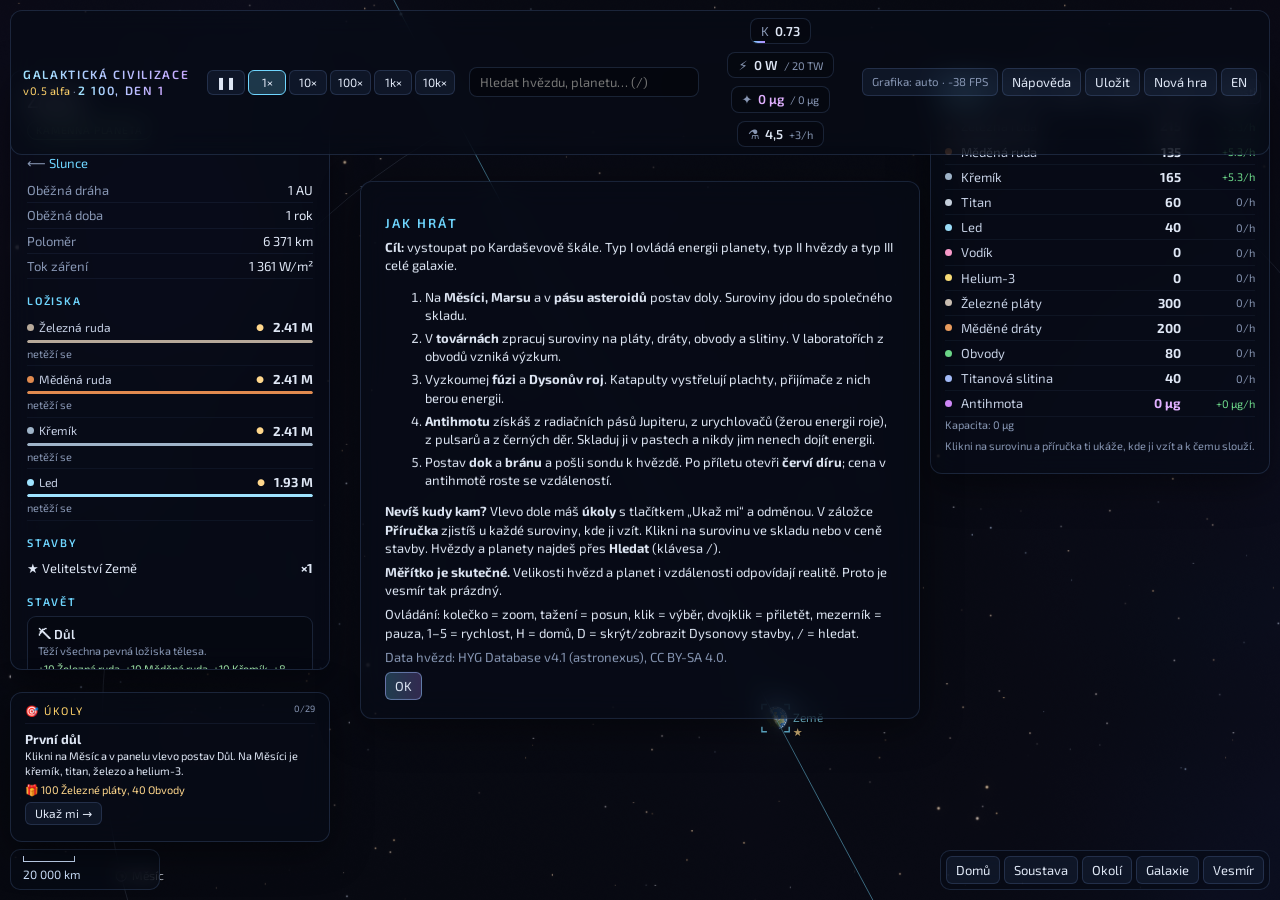
<file: GALAKTICKA-CIVILIZACE/index.html>
<!doctype html>
<html lang="cs">
<head>
<meta charset="utf-8">
<meta name="viewport" content="width=device-width, initial-scale=1">
<title>Galaktická civilizace</title>
<link rel="preconnect" href="https://fonts.googleapis.com">
<link href="https://fonts.googleapis.com/css2?family=Exo+2:wght@300;400;600&display=swap" rel="stylesheet">
<link rel="stylesheet" href="css/style.css">
</head>
<body>
<canvas id="gl"></canvas>
<canvas id="ov"></canvas>

<header id="top">
  <div class="brand"><span id="title"></span><small><em class="ver">v0.5 alfa</em> · <span id="date"></span></small></div>
  <div id="speeds"></div>
  <div class="search"><input id="search" type="text" autocomplete="off" spellcheck="false"><div id="searchRes"></div></div>
  <div id="stats"></div>
  <div class="menu">
    <button id="btnQuality" data-act="quality" class="q"></button>
    <button id="btnHelp" data-act="help"></button>
    <button id="btnSave" data-act="save"></button>
    <button id="btnNew" data-act="new"></button>
    <button id="lang" data-act="lang"></button>
  </div>
</header>

<aside id="left" class="panel"><div id="info"></div></aside>

<aside id="right" class="panel">
  <nav class="tabs"></nav>
  <div id="tabBody"></div>
</aside>

<footer id="bottom">
  <div id="scale"></div>
  <div id="quick"></div>
</footer>
<div id="questCard" class="panel"></div>
<div id="empty"></div>
<div id="modal" class="panel"></div>
<div id="toasts"></div>
<div id="tip"></div>
<div id="powerTip" class="panel"></div>
<div id="help" class="panel"></div>
<div id="err"></div>

<script src="js/util.js"></script>
<script src="js/i18n.js"></script>
<script src="js/data-stars.js"></script>
<script src="js/data-exotic.js"></script>
<script src="js/galaxy.js"></script>
<script src="js/economy.js"></script>
<script src="js/quests.js"></script>
<script src="js/shaders.js"></script>
<script src="js/render.js"></script>
<script src="js/ui.js"></script>
<script src="js/main.js"></script>
</body>
</html>
</file>
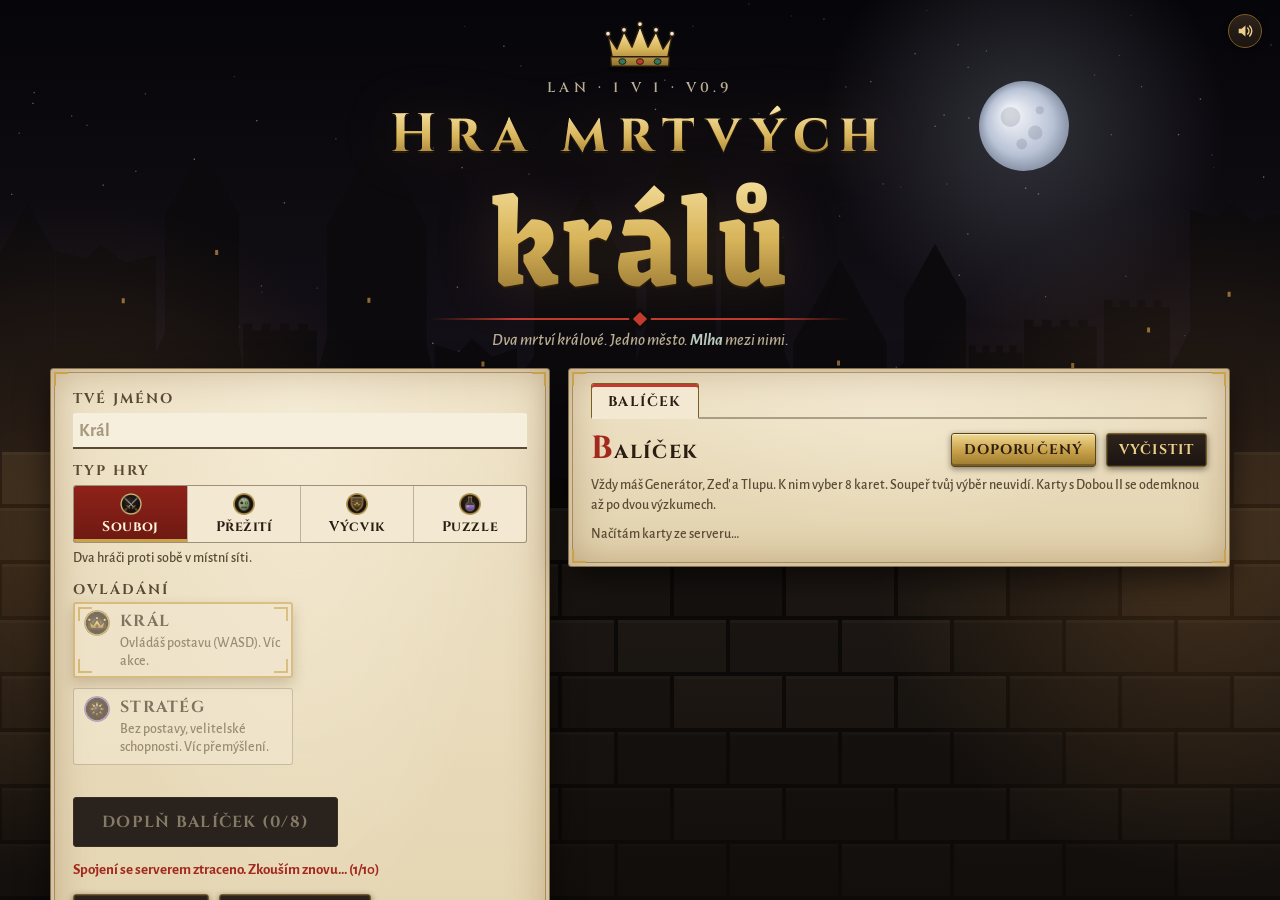
<file: HRA-MRTVYCH-KRALU/index.html>
<!doctype html>
<html lang="cs">
<head>
<meta charset="utf-8">
<meta name="viewport" content="width=device-width, initial-scale=1">
<title>Hra mrtvých králů</title>
<link rel="preconnect" href="https://fonts.googleapis.com">
<link rel="preconnect" href="https://fonts.gstatic.com" crossorigin>
<link rel="stylesheet" href="https://fonts.googleapis.com/css2?family=Cinzel:wght@600;700;900&family=Alegreya+Sans:ital,wght@0,500;0,700;0,800;1,500&family=Grenze+Gotisch:wght@600;800&display=swap">
<link rel="stylesheet" href="style.css">
<link rel="stylesheet" href="css/lobby.css">
<link rel="stylesheet" href="css/modes.css">
<link rel="stylesheet" href="css/meta.css">
<link rel="stylesheet" href="css/settings.css">
</head>
<body>

<div id="lobby">
  <canvas id="lobbyBg" aria-hidden="true"></canvas>
  <div class="sconce l" aria-hidden="true"></div><div class="sconce r" aria-hidden="true"></div>
  <button class="optBtn" id="optLobby" tabindex="-1" title="Zvuk a efekty (M ztlumí)"></button>
  <div class="lwrap">
    <header class="lhead">
      <canvas id="logoCrown" width="120" height="84" aria-hidden="true"></canvas>
      <div class="eyebrow">LAN · 1 v 1 · <span id="ver">v0.9</span></div>
      <h1 class="logo"><span class="la">Hra mrtvých</span><span class="lb">králů</span></h1>
      <div class="rubr" aria-hidden="true"><i></i></div>
      <p class="tagline">Dva mrtví králové. Jedno město. <b>Mlha</b> mezi nimi.</p>
    </header>
    <div class="lcols">
      <section class="folio orn lcol" id="matchFolio" aria-label="Zápas">
        <div class="namebox">
          <label class="lbl" for="name">Tvé jméno</label>
          <div class="namerow"><input type="text" id="name" maxlength="16" placeholder="Král" autocomplete="off"><span class="lvbadge hidden" id="lvBadge"></span></div>
        </div>
        <div class="fld">
          <span class="lbl" id="typeLbl">Typ hry</span>
          <div class="seg4" id="typeSeg" role="radiogroup" aria-labelledby="typeLbl"></div>
          <p class="fdesc" id="typeDesc"></p>
        </div>
        <div class="setgrid">
          <div class="fld" id="ctlBlock">
            <span class="lbl" id="ctlLbl">Ovládání</span>
            <div class="modes" role="radiogroup" aria-labelledby="ctlLbl">
              <button class="mode" role="radio" data-mode="kral" style="--c:#c9a24a"><img class="ico" data-icon="kral" data-col="#c9a24a" alt=""><span><b>Král</b><span>Ovládáš postavu (WASD). Víc akce.</span></span></button>
              <button class="mode" role="radio" data-mode="strateg" style="--c:#6a4a9a"><img class="ico" data-icon="odstrel" data-col="#a77bd6" alt=""><span><b>Stratég</b><span>Bez postavy, velitelské schopnosti. Víc přemýšlení.</span></span></button>
            </div>
          </div>
          <div class="fld" id="mapBlock">
            <label class="lbl" for="mapSel">Mapa</label>
            <select id="mapSel"></select>
            <div class="mapbox"><canvas id="mapPrev" class="mapprev" width="128" height="72" aria-hidden="true"></canvas><p class="fdesc" id="mapDesc"></p></div>
          </div>
        </div>
        <div id="typePane"></div>
        <div class="fld hidden" id="diffBlock">
          <span class="lbl" id="diffLbl">Obtížnost</span>
          <div class="segn" id="diffSeg" role="radiogroup" aria-labelledby="diffLbl"></div>
          <p class="fdesc" id="diffDesc"></p>
        </div>
        <div id="facPane"></div>
        <div class="slots" id="slots"></div>
        <div class="note hidden" id="note"></div>
        <div class="row">
          <button class="btn primary big" id="readyBtn">Jsem připraven</button>
          <button class="btn primary big hidden" id="startBtn">Začít</button>
          <button class="btn dark hidden" id="soloBtn" title="Spustí Přežití jen pro tebe, soupeř bude podle volby nikdo nebo počítač">Hrát sám</button>
        </div>
        <div class="err" id="err"></div>
        <div class="row links">
          <button class="btn dark small" id="helpBtn">Jak se hraje</button>
          <button class="btn dark small" id="tutBtn" title="Průvodce hrou s úkoly, asi 8 minut">Výuka (8 min)</button>
        </div>
        <label class="chk"><input type="checkbox" id="tipsChk"> Rady pro nové hráče během hry</label>
        <div class="urls" id="urls"></div>
        <div class="tipday" id="tipday"></div>
      </section>
      <section class="folio orn lcol" id="rightFolio" aria-label="Balíček a profil">
        <div class="ftabs" id="folioTabs" role="tablist"></div>
        <div id="folioPane">
          <div id="tab_deck" class="tabpane" role="tabpanel">
            <div class="deckhead">
              <h3>Balíček</h3><span id="deckCount" title="Vybrané karty"></span>
              <button class="btn small" id="deckRec">Doporučený</button>
              <button class="btn small dark" id="deckClear">Vyčistit</button>
            </div>
            <p class="muted">Vždy máš Generátor, Zeď a Tlupu. K nim vyber 8 karet. Soupeř tvůj výběr neuvidí. Karty s Dobou II se odemknou až po dvou výzkumech.</p>
            <div id="deck"><p class="muted">Načítám karty ze serveru…</p></div>
          </div>
        </div>
      </section>
    </div>
  </div>
</div>

<div id="game" class="hidden">
  <div id="top">
    <div class="res e" id="resE" title="Energie"><span data-ic="e"></span><b id="rE">0</b><small id="rInc"></small></div>
    <div class="res s" id="resS" title="Šrot"><span data-ic="s"></span><b id="rS">0</b><button class="conv" id="convBtn" tabindex="-1" title="Přetavit 30 ⚡ na 10 🔩 (C) · od Doby II"><span data-ic="e"></span>→<span data-ic="s"></span></button></div>
    <div class="res v" id="resV" title="Vzorky"><span data-ic="v"></span><b id="rV">0</b><small id="rDoba"></small></div>
    <button class="btn small dark" id="resBtn" tabindex="-1" title="Výzkum (V)">Výzkum <kbd>V</kbd></button>
    <div class="thr me"><div class="lb"><span class="nm" id="thMeN">Tvůj trůn</span><span id="thMeV"></span></div><div class="bar" id="thMeBar"><i class="trail" id="thMeT"></i><i class="fill" id="thMe"></i></div></div>
    <div id="clockBox"><div id="clock">00:00</div><div id="phase"></div></div>
    <div class="thr foe"><div class="lb"><span class="nm" id="thFoeN">Soupeř</span><span id="thFoeV"></span></div><div class="bar" id="thFoeBar"><i class="trail" id="thFoeT"></i><i class="fill" id="thFoe"></i></div></div>
    <div id="chips"><div class="chip hidden" id="eclChip"></div><div class="chip hidden" id="relicChip"></div></div>
    <button class="optBtn" id="optBtn" tabindex="-1" title="Zvuk a efekty (M ztlumí)"></button>
  </div>
  <div id="stage">
    <div id="hud"><div id="banner"></div></div>
    <div id="board">
      <canvas id="cv"></canvas>
      <div id="marks" aria-hidden="true"></div>
      <div id="tip" class="hidden"></div>
    </div>
    <div id="ann" aria-live="polite"></div>
    <div id="tutCard" class="hidden" aria-live="polite"></div>
  </div>
  <div id="side" class="orn"><div id="sideMain"></div><div id="toasts" aria-live="polite"></div></div>
  <div id="bar"></div>
</div>

<div id="floats" aria-hidden="true"></div>
<div id="curMsg" class="hidden" role="status"></div>

<div id="optPop" class="hidden" role="dialog" aria-label="Zvuk a efekty">
  <h4>Zvuk a efekty</h4>
  <label class="sl"><span>Efekty</span><input type="range" min="0" max="100" step="5" data-o="sfx"><output data-v="sfx"></output></label>
  <label class="sl"><span>Hudba</span><input type="range" min="0" max="100" step="5" data-o="mus"><output data-v="mus"></output></label>
  <label class="ck"><input type="checkbox" data-o="mute"> Ztlumit vše <kbd>M</kbd></label>
  <div class="seg"><span>Otřesy obrazovky</span><div class="segs"><button tabindex="-1" data-shake="0">vypnuto</button><button tabindex="-1" data-shake="0.4">slabé</button><button tabindex="-1" data-shake="1">plné</button></div></div>
  <label class="ck"><input type="checkbox" data-o="flash"> Záblesky</label>
  <label class="ck"><input type="checkbox" data-o="nums"> Čísla poškození</label>
  <label class="ck"><input type="checkbox" data-o="calm"> Klidné efekty <small>bez otřesů, záblesků a zpomalení</small></label>
</div>

<div id="endOv" class="ov hidden">
  <div class="card folio orn end">
    <canvas id="endCrown" width="220" height="140" aria-hidden="true"></canvas>
    <h1 id="endT"></h1>
    <div class="sub" id="endR"></div>
    <table id="endS"></table>
    <div id="endMeta"></div>
    <button class="btn primary big" id="endBtn">Zpět do lobby</button>
  </div>
</div>

<div id="resOv" class="ov hidden">
  <div class="card folio orn wide">
    <div class="rhead"><h2><img class="ico" data-icon="vzorek" data-col="#a77bd6" alt="">Výzkum</h2><span id="resInfo" class="muted"></span><button class="btn small dark" id="resClose" tabindex="-1">Zavřít <kbd>V</kbd></button></div>
    <div class="rtree" id="resTree"></div>
  </div>
</div>

<div id="helpOv" class="ov hidden">
  <div class="card folio orn help">
    <h2>Jak se hraje</h2>
    <h3>Cíl</h3>
    <ul>
      <li>Znič soupeřův <b>Trůn</b> nebo mu dej <b>šach-mat</b>. Svůj trůn máš vždy vlevo.</li>
      <li>Zápas trvá náhodně 10–15 min. Pak přijde <b>Poslední noc</b>: tma, Mlha každých 20 s pohltí další sloupec a trůny ztrácejí životy. Padnou-li oba naráz, vyhraje ten, kdo nadělal víc škody.</li>
    </ul>
    <h3>Pole a Mlha</h3>
    <ul>
      <li>Stavíš a nasazuješ jen na <b>své polovině</b>. Uprostřed je <b>Mlha</b>, odkud lezou zombie na oba hráče. Mlha pomalu ubírá životy.</li>
      <li>Od poloviny zápasu se Mlha rozšiřuje do základen. Stavby v ní chátrají.</li>
      <li>Soupeře vidíš jen <b>průzkumem</b> (Hláska, dron, jednotky, Král). <b>Věže střílí jen tam, kam vidíš.</b></li>
      <li><b>Zatmění</b> ve 4., 7. a 10. minutě: 25 s tmy, věže vidí jen 1,5 pole a jednotky polovinu. Ohlásí se 15 s předem.</li>
    </ul>
    <h3>Bedny a Relikvie</h3>
    <ul>
      <li>Do Mlhy padají <b>zásobovací bedny</b> (energie, šrot, Vzorky, někdy karta zdarma). Sebrat bednu trvá 3 s: jednotka na poli, Král u ní nebo sběrný dron. Když u ní stojí oba hráči, je <b>sporná</b>.</li>
      <li>Od 2. minuty je uprostřed Mlhy <b>Relikvie</b>. Obsadíš ji, když tam 5 s stojí jen tvoje jednotka nebo Král. Dává +2 <span data-ic="e"></span>/s a každých 40 s 1 <span data-ic="v"></span>.</li>
    </ul>
    <h3>Režimy</h3>
    <ul>
      <li><b>Král:</b> <kbd>W</kbd><kbd>A</kbd><kbd>S</kbd><kbd>D</kbd> pohyb, střílí sám. <kbd>Mezerník</kbd> blok (−70 % poškození; v prvních 0,3 s odrazí střelu). <kbd>Shift</kbd> výpad. <kbd>F</kbd> oprava stavby (stojí šrot). <kbd>Q</kbd> válečný pokřik, když je nabitý: 8 s chrání a zrychluje tvé jednotky kolem Krále. Mrtvý Král se vrátí za 15 s, do té doby nemůžeš stavět.</li>
      <li><b>Stratég:</b> <kbd>Q</kbd> oprava, <kbd>W</kbd> odstřel (cíl i posvítí), <kbd>E</kbd> sběrný dron, <kbd>R</kbd> štít trůnu, <kbd>G</kbd> Útok! (od Doby II: tvé jednotky 6 s odolnější a rychlejší), <kbd>H</kbd> četa na Relikvii (Obrněnec a 2 Pěšáci, nebo 3 nejlevnější jednotky z balíčku; obnova 20 s).</li>
    </ul>
    <h3>Karty, vylepšení a výzkum</h3>
    <ul>
      <li>V lobby si složíš <b>balíček 8 karet</b> (stavby, jednotky s šachovými pohyby, schopnosti).</li>
      <li>Klikni na svou stavbu a zmáčkni <kbd>U</kbd>. Na úrovni 2 zmáčkni <kbd>U</kbd> a pak <kbd>A</kbd> nebo <kbd>B</kbd> (nebo klikni na cestu).</li>
      <li><b>Přetavení</b> <kbd>C</kbd> promění 30 <span data-ic="e"></span> na 10 <span data-ic="s"></span> (od Doby II).</li>
      <li><b>Vzorky</b> <span data-ic="v"></span> utrácíš za <b>výzkum</b> (<kbd>V</kbd>). Po 2 výzkumech přijde <b>Doba II</b> (silnější karty), po 5 <b>Doba III</b> (+2 energie/s).</li>
      <li>Pěšák u soupeřova trůnu se <b>promění v Dámu</b> (když žádnou nemáš, zůstanou mu jeho zranění). Jednotka se 3 zářezy se stane <b>veteránem</b>.</li>
    </ul>
    <h3>Terén</h3>
    <ul>
      <li><b>Sloup</b> a <b>Voda</b> jsou neprůchozí, <b>Most</b> se dá přejít, ale nedá se na něm stavět.</li>
      <li><b>Kanál</b>: jednotky a zombie jsou tu o čtvrtinu rychlejší, Král také. Stavět se v něm nedá.</li>
      <li><b>Vyvýšené místo</b>: stavba na něm má o 1 pole větší dosah a dohled.</li>
    </ul>
    <h3>Frakce</h3>
    <ul>
      <li>V lobby si zvolíš <b>frakci</b>. <b>Bez frakce</b> jsou původní pravidla (doporučeno na první hru). Frakci soupeře uvidíš až na začátku zápasu. Každá frakce má 3 vlastní karty, které najdeš v balíčku nahoře. V horní liště u jména trůnu najeď na znak frakce a přečteš si její pravidla.</li>
      <li><b>Přeživší:</b> stavby kromě Generátoru a Odstřelovače stojí o 20 % méně, Zdi mají o 40 % víc životů a stojí jen 10 <span data-ic="s"></span>, jednotky stojí o 10 % víc. Karty: Ostnatá zeď, Dílna, Mrchožrout. Král: Kovář (rychlá oprava). Stratég: Svépomoc.</li>
      <li><b>Korporace:</b> výzkum 1. stupně stojí 1 <span data-ic="v"></span>, Tesla cívka je k dispozici už od Doby I, sdílené stavby (kromě Generátoru) a jednotky stojí o 10 % víc. Karty: Dronový hangár, Exoskelet (od Doby II), EMP výboj. Král: Tesla-rukavice. Stratég: Dronová letka.</li>
      <li><b>Kult:</b> Tlupa stojí 80 <span data-ic="e"></span> a má 2 Běžce, zombie dávají tvým jednotkám o 50 % menší poškození, ale tvé stavby mají o 20 % méně životů. Karty: Hnízdo, Nekromant, Mor. Král: Pán mrtvých. Stratég: Volání mrtvých.</li>
      <li>Zombie, které pošleš ty (Tlupa, Nákaza, Hnízdo, Mor, Nekromant), tobě neublíží a tvé věže ani trůn na ně nestřílejí. <b>Útok!</b> (<kbd>G</kbd>) potřebuje Dobu II.</li>
    </ul>
    <h3>Šach-mat</h3>

    <ul>
      <li><b>Šach</b>: soupeřovy jednotky stojí u tvého trůnu aspoň ve 3 řadách a ty se nemůžeš bránit (Král je mrtvý / Odstřel i Štít se obnovují).</li>
      <li>Když šach trvá 10 s, je to <b>mat</b> a prohráváš.</li>
    </ul>
    <h3>Ovládání</h3>
    <ul>
      <li><kbd>1</kbd>–<kbd>0</kbd> karty z lišty, <kbd>T</kbd> tlupa, <kbd>V</kbd> výzkum, <kbd>U</kbd> vylepšit, <kbd>X</kbd> prodat, <kbd>C</kbd> přetavit (od Doby II), <kbd>M</kbd> zvuk, <kbd>Esc</kbd> nebo pravé tlačítko zrušit (ve hře samotného hráče bez výběru otevře nabídku Pozastaveno), <kbd>H</kbd> nápověda (Stratég: <kbd>H</kbd> je četa na Relikvii, nápověda je <kbd>F1</kbd>)</li>
    </ul>
    <button class="btn primary" id="helpClose" tabindex="-1">Rozumím</button>
  </div>
</div>

<div id="vsSplash" class="hidden" role="status"></div>
<div id="pauseOv" class="ov hidden" role="dialog" aria-label="Pozastaveno"></div>
<div id="welcomeOv" class="ov hidden" role="dialog" aria-label="Vítej"></div>
<div id="setOv" class="ov hidden" role="dialog" aria-label="Nastavení"></div>

<script src="js/base.js"></script>
<script src="js/paint.js"></script>
<script src="js/maps.js"></script>
<script src="js/ui.js"></script>
<script src="js/lobby.js"></script>
<script src="js/render.js"></script>
<script src="js/input.js"></script>
<script src="js/audio.js"></script>
<script src="js/modes.js"></script>
<script src="js/meta.js"></script>
<script src="js/settings.js"></script>
<script src="js/main.js"></script>
</body>
</html>
</file>
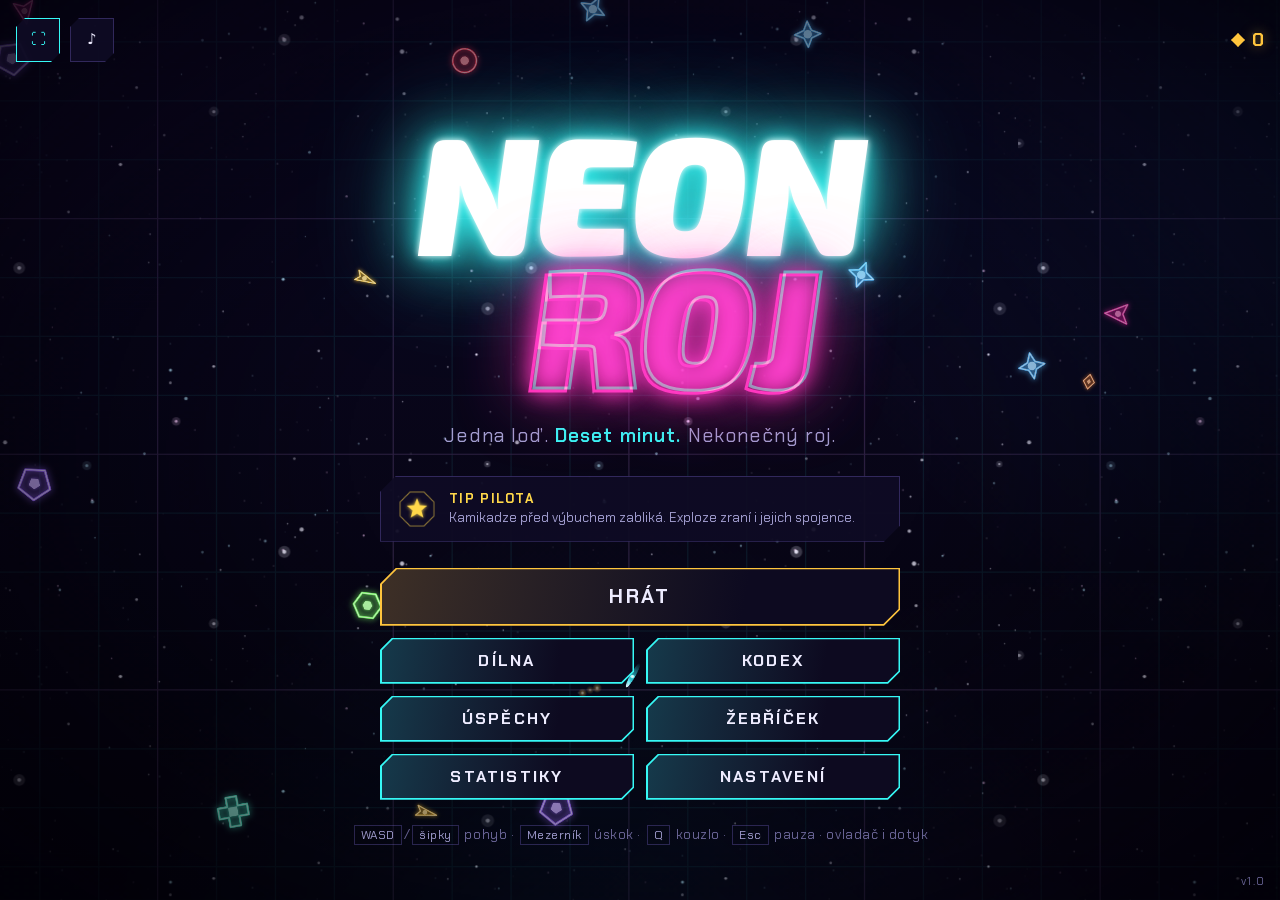
<file: Neon Roj LAN/index.html>
<!doctype html><html lang="cs"><head><meta charset="utf-8"><meta name="viewport" content="width=device-width,initial-scale=1,viewport-fit=cover"><style>:root{color-scheme:light;padding-top:env(safe-area-inset-top,0px);padding-bottom:env(safe-area-inset-bottom,0px)}body{margin:0;font:14px system-ui;background:#fafafa}img{max-width:100%}[hidden]{display:none!important}</style></head><body>
<title>Neon Roj</title>
<link rel="preconnect" href="https://fonts.googleapis.com">
<link rel="preconnect" href="https://fonts.gstatic.com" crossorigin>
<link rel="stylesheet" href="https://fonts.googleapis.com/css2?family=Chakra+Petch:ital,wght@0,400;0,500;0,600;0,700;1,600&family=Exo+2:ital,wght@0,700;0,900;1,800;1,900&display=swap">
<style>
/* Layout: one full-bleed canvas arena; menus, HUD and modals float above it as cut-corner glass panels. Single dark arcade look. */
:root{
  color-scheme:dark;
  --bg:#07050f; --bg2:#0e0a22; --ink:#0d0a20;
  --panel:rgba(15,11,36,.93); --panel2:rgba(26,20,60,.96);
  --line:rgba(150,128,255,.26); --line2:rgba(54,249,246,.5);
  --fg:#eeecff; --muted:#a29ed0; --dim:#6a6597;
  --cyan:#36f9f6; --mag:#ff2fb4; --amber:#ffc53d; --green:#7dff6a; --red:#ff3b5c; --violet:#9d6bff; --orange:#ff8a3d; --gold:#ffd84a;
  --font-display:"Exo 2","Trebuchet MS",system-ui,sans-serif;
  --font-ui:"Chakra Petch","Segoe UI",system-ui,sans-serif;
  --cut:12px;
  --safe-t:env(safe-area-inset-top,0px); --safe-b:env(safe-area-inset-bottom,0px);
  --safe-l:env(safe-area-inset-left,0px); --safe-r:env(safe-area-inset-right,0px);
}
*{box-sizing:border-box}
html,body{height:100%;margin:0;background:var(--bg);color:var(--fg);overflow:hidden}
body{font-family:var(--font-ui);font-size:15px;line-height:1.45;-webkit-font-smoothing:antialiased;overscroll-behavior:none}
#app{position:fixed;inset:0;overflow:hidden;user-select:none;-webkit-user-select:none;-webkit-tap-highlight-color:transparent;background:var(--bg)}
#cv{position:absolute;inset:0;width:100%;height:100%;display:block;touch-action:none}
button{font:inherit;color:inherit}
img{max-width:100%}
[hidden]{display:none!important}
b,strong{font-weight:700}
.num{font-variant-numeric:tabular-nums}

/* ---------- screens ---------- */
.screen{position:absolute;inset:0;z-index:20;display:flex;flex-direction:column;align-items:center;gap:18px;overflow-y:auto;overflow-x:hidden;
  padding:calc(var(--safe-t) + 18px) calc(var(--safe-r) + 16px) calc(var(--safe-b) + 22px) calc(var(--safe-l) + 16px);
  animation:scrIn .32s cubic-bezier(.2,.8,.2,1);scrollbar-width:thin;scrollbar-color:var(--violet) transparent}
.screen.dim{background:linear-gradient(180deg,rgba(7,5,15,.7),rgba(7,5,15,.9))}
.screen.modal{z-index:40;background:rgba(5,3,14,.74);-webkit-backdrop-filter:blur(4px);backdrop-filter:blur(4px)}
.wrap{width:100%;max-width:1120px;margin-block:auto;display:flex;flex-direction:column;align-items:center;gap:18px}
@keyframes scrIn{from{opacity:0;transform:translateY(10px)}to{opacity:1;transform:none}}
.scr-head{width:100%;max-width:1120px;display:flex;align-items:center;gap:12px 16px;flex-wrap:wrap}
.scr-head h2,.h-display{font-family:var(--font-display);font-style:italic;font-weight:900;font-size:clamp(26px,5vw,44px);line-height:1.05;margin:0;letter-spacing:.01em;text-transform:uppercase;text-wrap:balance;
  color:var(--fg);text-shadow:0 0 18px rgba(54,249,246,.55),0 0 2px #fff}
.scr-head .spacer{flex:1}
.scr-foot{width:100%;max-width:1120px;display:flex;justify-content:flex-end;gap:12px;flex-wrap:wrap;margin-top:auto}
.eyebrow{font-size:12px;letter-spacing:.24em;text-transform:uppercase;color:var(--muted);font-weight:600}
.muted{color:var(--muted)}
.shards{display:inline-flex;align-items:center;gap:7px;font-weight:700;font-size:18px;color:var(--amber);font-variant-numeric:tabular-nums;text-shadow:0 0 12px rgba(255,197,61,.5)}
.shards::before{content:"";width:14px;height:14px;background:var(--amber);clip-path:polygon(50% 0,100% 50%,50% 100%,0 50%);box-shadow:0 0 10px var(--amber)}

/* ---------- buttons ---------- */
.btn{--c:var(--cyan);--fill:var(--ink);position:relative;isolation:isolate;display:inline-flex;align-items:center;justify-content:center;gap:10px;min-height:46px;padding:10px 24px;border:0;cursor:pointer;
  font-family:var(--font-ui);font-weight:700;font-size:16px;letter-spacing:.14em;text-transform:uppercase;color:var(--fg);background:var(--c);
  clip-path:polygon(var(--cut) 0,100% 0,100% calc(100% - var(--cut)),calc(100% - var(--cut)) 100%,0 100%,0 var(--cut));transition:transform .12s,filter .15s,color .15s}
.btn::before{content:"";position:absolute;inset:1.5px;z-index:-1;background:linear-gradient(100deg,color-mix(in srgb,var(--c) 20%,var(--fill)),var(--fill) 70%);
  clip-path:polygon(calc(var(--cut) - .6px) 0,100% 0,100% calc(100% - var(--cut) + .6px),calc(100% - var(--cut) + .6px) 100%,0 100%,0 calc(var(--cut) - .6px));transition:background .15s}
.btn:hover::before,.btn:focus-visible::before{background:linear-gradient(100deg,color-mix(in srgb,var(--c) 42%,var(--fill)),color-mix(in srgb,var(--c) 12%,var(--fill)) 80%)}
.btn:hover,.btn:focus-visible{text-shadow:0 0 10px var(--c);outline:none}
.btn:focus-visible{filter:drop-shadow(0 0 0 transparent) brightness(1.15)}
.btn:active{transform:translateY(1px) scale(.985)}
.btn.primary{--c:var(--amber)}
.btn.mag{--c:var(--mag)}
.btn.green{--c:var(--green)}
.btn.red{--c:var(--red)}
.btn.ghost{--c:rgba(150,128,255,.55)}
.btn.big{min-height:58px;font-size:20px;padding:12px 38px;--cut:16px}
.btn.small{min-height:36px;font-size:13px;padding:6px 14px;--cut:9px;letter-spacing:.12em}
.btn[disabled]{cursor:not-allowed;--c:rgba(120,110,170,.35);color:var(--dim);text-shadow:none}
.btn .k{font-size:11px;opacity:.7;letter-spacing:.05em;border:1px solid currentColor;padding:0 5px;line-height:16px}
.focus-ring:focus-visible,.card:focus-visible,.tile:focus-visible{outline:2px solid var(--cyan);outline-offset:3px}
.icon-btn{width:44px;height:44px;display:grid;place-items:center;border:1px solid var(--line);background:var(--panel);color:var(--fg);cursor:pointer;
  clip-path:polygon(9px 0,100% 0,100% calc(100% - 9px),calc(100% - 9px) 100%,0 100%,0 9px)}
.icon-btn:hover,.icon-btn:focus-visible{border-color:var(--cyan);color:var(--cyan);outline:none}

/* ---------- panels, chips ---------- */
.panel{position:relative;background:var(--panel);border:1px solid var(--line);
  clip-path:polygon(16px 0,100% 0,100% calc(100% - 16px),calc(100% - 16px) 100%,0 100%,0 16px)}
.chip{display:inline-flex;align-items:center;gap:6px;font-size:11px;font-weight:700;letter-spacing:.16em;text-transform:uppercase;padding:3px 8px;border:1px solid currentColor;line-height:1.2}
.chip.cyan{color:var(--cyan)}.chip.mag{color:var(--mag)}.chip.gold{color:var(--gold)}.chip.green{color:var(--green)}.chip.red{color:var(--red)}.chip.dim{color:var(--dim)}
.pips{display:inline-flex;gap:3px}
.pips i{width:9px;height:9px;transform:skewX(-18deg);background:rgba(150,128,255,.22)}
.pips i.on{background:var(--c,var(--cyan));box-shadow:0 0 6px var(--c,var(--cyan))}
.bar{height:8px;background:rgba(150,128,255,.18);position:relative;overflow:hidden}
.bar>i{position:absolute;inset:0 auto 0 0;background:var(--c,var(--cyan));box-shadow:0 0 10px var(--c,var(--cyan))}

/* ---------- title ---------- */
#scrTitle{justify-content:flex-start}
.title-top{width:100%;display:flex;justify-content:space-between;align-items:center;gap:10px}
.title-top .left{display:flex;gap:10px;align-items:center}
.title-wrap{gap:26px;max-width:640px}
.logo{display:flex;flex-direction:column;align-items:center;line-height:.86;font-family:var(--font-display);font-weight:900;font-style:italic;text-transform:uppercase;user-select:none;margin-top:4px}
.logo span{display:block;position:relative;font-size:clamp(68px,17vw,168px);letter-spacing:-.02em}
.logo .la{color:#fff;text-shadow:0 0 6px #fff,0 0 22px var(--cyan),0 0 60px var(--cyan),0 0 110px rgba(54,249,246,.6);animation:flick 6s infinite}
.logo .lb{color:transparent;-webkit-text-stroke:3px var(--mag);text-shadow:0 0 24px var(--mag),0 0 70px rgba(255,47,180,.6);margin-top:-.06em;transform:translateX(.18em)}
.logo .lb::after{content:attr(data-text);position:absolute;inset:0;color:transparent;-webkit-text-stroke:3px var(--cyan);opacity:.55;transform:translate(4px,-3px);mix-blend-mode:screen;animation:glitch 3.2s infinite steps(1)}
@keyframes flick{0%,100%{opacity:1}47%{opacity:1}48%{opacity:.55}49%{opacity:1}73%{opacity:1}74%{opacity:.75}75%{opacity:1}}
@keyframes glitch{0%,86%,100%{transform:translate(4px,-3px);clip-path:none}88%{transform:translate(-6px,2px);clip-path:inset(10% 0 55% 0)}91%{transform:translate(7px,0);clip-path:inset(60% 0 8% 0)}94%{transform:translate(-3px,-2px);clip-path:inset(30% 0 40% 0)}}
.tagline{margin:0;font-size:clamp(15px,2.6vw,19px);color:var(--muted);letter-spacing:.06em;text-align:center;text-wrap:balance}
.tagline b{color:var(--cyan);font-weight:600}
.menu{display:grid;grid-template-columns:repeat(2,minmax(0,1fr));gap:12px;width:100%;max-width:520px}
.menu .btn{width:100%}
.menu .btn.primary{grid-column:1/-1}
.hint{margin:0;font-size:13px;color:var(--dim);text-align:center;letter-spacing:.04em}
.hint kbd{font-family:var(--font-ui);font-size:12px;color:var(--muted);border:1px solid var(--line);padding:1px 6px;margin:0 2px}
.version{position:absolute;right:calc(var(--safe-r) + 14px);bottom:calc(var(--safe-b) + 10px);font-size:11px;color:var(--dim);letter-spacing:.14em}
.daily{width:100%;max-width:520px;display:flex;align-items:center;gap:12px;padding:12px 16px}
.daily .ttl{font-weight:700;letter-spacing:.1em;text-transform:uppercase;font-size:13px;color:var(--gold)}
.daily p{margin:0;font-size:13px;color:var(--muted)}

/* ---------- hangar ---------- */
.ships-layout{width:100%;max-width:1120px;display:grid;grid-template-columns:minmax(0,1.35fr) minmax(0,1fr);gap:16px;align-items:start}
.ship-grid{display:grid;grid-template-columns:repeat(auto-fill,minmax(150px,1fr));gap:10px}
.tile{position:relative;display:flex;flex-direction:column;align-items:center;gap:4px;padding:12px 8px 10px;background:var(--panel);border:1px solid var(--line);cursor:pointer;text-align:center;color:var(--fg);
  clip-path:polygon(12px 0,100% 0,100% calc(100% - 12px),calc(100% - 12px) 100%,0 100%,0 12px);transition:border-color .15s,transform .15s,background .15s}
.tile:hover{border-color:var(--c,var(--cyan));transform:translateY(-2px)}
.tile.sel{border-color:var(--c,var(--cyan));background:color-mix(in srgb,var(--c,var(--cyan)) 14%,var(--panel));box-shadow:inset 0 0 26px color-mix(in srgb,var(--c,var(--cyan)) 30%,transparent)}
.tile img{width:84px;height:84px;image-rendering:auto}
.tile .nm{font-family:var(--font-display);font-style:italic;font-weight:900;letter-spacing:.06em;font-size:17px}
.tile .sub{font-size:11px;color:var(--muted);letter-spacing:.08em;text-transform:uppercase}
.tile.locked img{filter:grayscale(1) brightness(.35)}
.tile.locked .nm{color:var(--dim)}
.tile .lock{position:absolute;top:8px;right:10px;font-size:11px;color:var(--dim);letter-spacing:.1em}
.ship-detail{padding:18px 20px 20px;display:flex;flex-direction:column;gap:12px;min-width:0}
.ship-detail .hero{display:flex;gap:14px;align-items:center}
.ship-detail .hero img{width:110px;height:110px;flex:none}
.ship-detail h3{margin:0;font-family:var(--font-display);font-style:italic;font-weight:900;font-size:32px;letter-spacing:.04em;color:var(--c,var(--cyan));text-shadow:0 0 16px var(--c,var(--cyan))}
.ship-detail p{margin:0;color:var(--muted)}
.kv{display:grid;grid-template-columns:auto 1fr;gap:6px 14px;font-size:14px}
.kv dt{color:var(--muted)}
.kv dd{margin:0;font-weight:600}
.perk{display:flex;gap:10px;align-items:center;padding:10px 12px;border:1px dashed var(--line);font-size:14px}
.perk img{width:40px;height:40px;flex:none}
.good{color:var(--green)}.bad{color:var(--red)}

/* ---------- sectors ---------- */
.sector-grid{width:100%;max-width:1120px;display:grid;grid-template-columns:repeat(auto-fit,minmax(230px,1fr));gap:14px}
.sector{position:relative;display:flex;flex-direction:column;gap:8px;padding:0 0 14px;background:var(--panel);border:1px solid var(--line);cursor:pointer;text-align:left;color:var(--fg);
  clip-path:polygon(16px 0,100% 0,100% calc(100% - 16px),calc(100% - 16px) 100%,0 100%,0 16px);transition:border-color .15s,transform .15s}
.sector:hover{transform:translateY(-2px);border-color:var(--c)}
.sector.sel{border-color:var(--c);box-shadow:inset 0 0 30px color-mix(in srgb,var(--c) 26%,transparent)}
.sector canvas{width:100%;height:120px;display:block}
.sector .in{padding:0 14px;display:flex;flex-direction:column;gap:6px}
.sector .sn{font-size:11px;letter-spacing:.24em;color:var(--c);font-weight:700}
.sector h4{margin:0;font-family:var(--font-display);font-style:italic;font-weight:900;font-size:22px;letter-spacing:.02em}
.sector p{margin:0;font-size:13px;color:var(--muted)}
.sector .badges{display:flex;gap:6px;flex-wrap:wrap}
.sector.locked{cursor:not-allowed}
.sector.locked canvas{filter:grayscale(1) brightness(.4)}
.sector.locked h4{color:var(--dim)}
.diff-row{display:flex;gap:10px;flex-wrap:wrap;justify-content:center;width:100%;max-width:1120px}
.diff{min-width:170px;flex:1 1 170px;max-width:300px;display:flex;flex-direction:column;gap:2px;padding:10px 14px;border:1px solid var(--line);background:var(--panel);cursor:pointer;color:var(--fg);text-align:left;
  clip-path:polygon(10px 0,100% 0,100% calc(100% - 10px),calc(100% - 10px) 100%,0 100%,0 10px)}
.diff b{letter-spacing:.12em;text-transform:uppercase;font-size:14px}
.diff span{font-size:12px;color:var(--muted)}
.diff.sel{border-color:var(--c);background:color-mix(in srgb,var(--c) 14%,var(--panel))}
.diff.sel b{color:var(--c)}
.diff[disabled]{cursor:not-allowed;opacity:.45}

/* ---------- shop ---------- */
.shop-grid{width:100%;max-width:1120px;display:grid;grid-template-columns:repeat(auto-fill,minmax(250px,1fr));gap:12px}
.upg{display:grid;grid-template-columns:52px minmax(0,1fr);gap:4px 12px;padding:12px 14px;background:var(--panel);border:1px solid var(--line);
  clip-path:polygon(12px 0,100% 0,100% calc(100% - 12px),calc(100% - 12px) 100%,0 100%,0 12px)}
.upg img{width:52px;height:52px;grid-row:span 3}
.upg .nm{font-weight:700;letter-spacing:.06em;display:flex;justify-content:space-between;gap:8px;align-items:center}
.upg .ds{font-size:13px;color:var(--muted)}
.upg .ft{display:flex;justify-content:space-between;align-items:center;gap:8px;margin-top:4px}
.upg.maxed{border-color:color-mix(in srgb,var(--gold) 45%,transparent)}
.cost{display:inline-flex;align-items:center;gap:5px;font-variant-numeric:tabular-nums}
.cost::before{content:"";width:10px;height:10px;background:var(--amber);clip-path:polygon(50% 0,100% 50%,50% 100%,0 50%)}

/* ---------- codex / lists ---------- */
.tabs{display:flex;gap:6px;flex-wrap:wrap;width:100%;max-width:1120px}
.tab{padding:8px 14px;border:1px solid var(--line);background:var(--panel);color:var(--muted);cursor:pointer;font-weight:700;letter-spacing:.12em;text-transform:uppercase;font-size:13px}
.tab.sel{color:var(--cyan);border-color:var(--cyan);background:color-mix(in srgb,var(--cyan) 12%,var(--panel))}
.tab:focus-visible{outline:2px solid var(--cyan);outline-offset:2px}
.codex{width:100%;max-width:1120px;display:grid;grid-template-columns:repeat(auto-fill,minmax(300px,1fr));gap:12px}
.cx{display:grid;grid-template-columns:56px minmax(0,1fr);gap:6px 12px;padding:12px 14px;background:var(--panel);border:1px solid var(--line);align-items:start}
.cx img,.cx canvas{width:56px;height:56px}
.cx h5{margin:0;font-size:16px;letter-spacing:.04em;display:flex;gap:8px;align-items:center;flex-wrap:wrap}
.cx p{margin:0;font-size:13px;color:var(--muted)}
.cx ul{margin:4px 0 0;padding-left:16px;font-size:12.5px;color:var(--muted)}
.evo-line{display:flex;align-items:center;gap:8px;flex-wrap:wrap;font-size:13px}
.evo-line img{width:30px;height:30px}
.help{width:100%;max-width:880px;display:grid;grid-template-columns:repeat(auto-fit,minmax(250px,1fr));gap:12px}
.help .panel{padding:14px 16px}
.help h5{margin:0 0 6px;font-size:14px;letter-spacing:.14em;text-transform:uppercase;color:var(--cyan)}
.help p{margin:0;font-size:14px;color:var(--muted)}
.ach-grid{width:100%;max-width:1120px;display:grid;grid-template-columns:repeat(auto-fill,minmax(270px,1fr));gap:10px}
.ach{display:grid;grid-template-columns:44px minmax(0,1fr);gap:4px 12px;padding:12px 14px;background:var(--panel);border:1px solid var(--line);align-items:center}
.ach img{width:44px;height:44px;grid-row:span 2}
.ach .nm{font-weight:700;letter-spacing:.04em;display:flex;justify-content:space-between;gap:8px}
.ach .ds{font-size:12.5px;color:var(--muted)}
.ach.lock img{filter:grayscale(1) brightness(.45)}
.ach.lock .nm{color:var(--muted)}
.ach .bar{grid-column:2;height:5px}
.summary-row{width:100%;max-width:1120px;display:flex;gap:14px;align-items:center;flex-wrap:wrap}
.summary-row .bar{flex:1;min-width:160px;height:10px}

/* ---------- tables (board/stats) ---------- */
.tbl-wrap{width:100%;max-width:1120px;overflow-x:auto}
table.tbl{width:100%;border-collapse:collapse;font-size:14px;font-variant-numeric:tabular-nums}
.tbl th{text-align:left;font-size:11px;letter-spacing:.18em;text-transform:uppercase;color:var(--muted);font-weight:600;padding:8px 10px;border-bottom:1px solid var(--line)}
.tbl td{padding:9px 10px;border-bottom:1px solid rgba(150,128,255,.12);white-space:nowrap}
.tbl td.r,.tbl th.r{text-align:right}
.tbl tr.me td{background:color-mix(in srgb,var(--cyan) 10%,transparent)}
.tbl .who{display:flex;align-items:center;gap:8px}
.tbl .who img{width:24px;height:24px;border-radius:50%}
.rank{font-family:var(--font-display);font-style:italic;font-weight:900;font-size:18px;color:var(--muted)}
.rank.g1{color:var(--gold)}.rank.g2{color:#d7dcf5}.rank.g3{color:#ff9f6b}
.stat-grid{width:100%;max-width:1120px;display:grid;grid-template-columns:repeat(auto-fill,minmax(180px,1fr));gap:10px}
.stat{padding:12px 14px;background:var(--panel);border:1px solid var(--line);display:flex;flex-direction:column;gap:2px}
.stat span{font-size:11px;letter-spacing:.16em;text-transform:uppercase;color:var(--muted)}
.stat b{font-size:22px;font-variant-numeric:tabular-nums}
.note{width:100%;max-width:1120px;padding:12px 16px;border:1px dashed var(--line);color:var(--muted);font-size:14px}

/* ---------- settings ---------- */
.set-list{width:100%;max-width:640px;display:flex;flex-direction:column;gap:10px}
.set{display:flex;align-items:center;justify-content:space-between;gap:16px;padding:12px 16px;background:var(--panel);border:1px solid var(--line);flex-wrap:wrap}
.set label{font-weight:600;letter-spacing:.04em}
.set small{display:block;color:var(--muted);font-weight:400;font-size:12px}
.set input[type=range]{width:min(240px,100%);accent-color:var(--cyan)}
.switch{position:relative;width:52px;height:28px;flex:none;appearance:none;-webkit-appearance:none;background:rgba(150,128,255,.25);cursor:pointer;margin:0;
  clip-path:polygon(6px 0,100% 0,100% calc(100% - 6px),calc(100% - 6px) 100%,0 100%,0 6px);transition:background .15s}
.switch::after{content:"";position:absolute;top:4px;left:4px;width:20px;height:20px;background:var(--muted);transition:transform .15s,background .15s}
.switch:checked{background:color-mix(in srgb,var(--cyan) 40%,transparent)}
.switch:checked::after{transform:translateX(24px);background:var(--cyan);box-shadow:0 0 10px var(--cyan)}
.switch:focus-visible{outline:2px solid var(--cyan);outline-offset:2px}
.seg{display:inline-flex;border:1px solid var(--line)}
.seg button{border:0;background:transparent;padding:7px 12px;cursor:pointer;color:var(--muted);font-weight:700;letter-spacing:.08em;font-size:13px;text-transform:uppercase}
.seg button.sel{background:color-mix(in srgb,var(--cyan) 22%,transparent);color:var(--cyan)}
.seg button:focus-visible{outline:2px solid var(--cyan);outline-offset:-2px}

/* ---------- HUD ---------- */
#hud{position:absolute;inset:0;z-index:10;pointer-events:none;font-variant-numeric:tabular-nums}
.hud-xp{position:absolute;left:0;right:0;top:0;height:calc(var(--safe-t) + 12px);padding-top:var(--safe-t);background:rgba(8,6,20,.7)}
.hud-xp .fill{position:absolute;left:0;bottom:0;height:12px;width:0;background:linear-gradient(90deg,var(--violet),var(--cyan));box-shadow:0 0 14px var(--cyan);transition:width .12s linear}
.hud-xp .lvl{position:absolute;right:calc(var(--safe-r) + 10px);bottom:-1px;font-size:11px;font-weight:700;letter-spacing:.18em;line-height:13px;color:#fff;text-shadow:0 0 6px #000}
.hud-row{position:absolute;left:0;right:0;top:calc(var(--safe-t) + 18px);display:grid;grid-template-columns:minmax(0,1fr) auto minmax(0,1fr);gap:8px;padding:0 calc(var(--safe-r) + 12px) 0 calc(var(--safe-l) + 12px);align-items:start}
.hud-left{display:flex;flex-direction:column;gap:6px;min-width:0}
.hud-hp{position:relative;width:min(240px,100%);height:18px;background:rgba(10,6,24,.75);border:1px solid rgba(255,59,92,.45);clip-path:polygon(6px 0,100% 0,100% calc(100% - 6px),calc(100% - 6px) 100%,0 100%,0 6px)}
.hud-hp .fill{position:absolute;inset:0 auto 0 0;width:100%;background:linear-gradient(90deg,#c0123a,var(--red));box-shadow:0 0 12px var(--red);transition:width .1s}
.hud-hp .ghost{position:absolute;inset:0 auto 0 0;width:100%;background:rgba(255,255,255,.55);transition:width .5s .25s}
.hud-hp span{position:absolute;inset:0;display:grid;place-items:center;font-size:12px;font-weight:700;letter-spacing:.06em;text-shadow:0 1px 2px #000}
.hud-slots{display:flex;gap:4px;flex-wrap:wrap}
.slot{position:relative;width:34px;height:34px;background:rgba(10,6,24,.72);border:1px solid var(--line)}
.slot img{width:100%;height:100%;display:block}
.slot b{position:absolute;right:1px;bottom:-1px;font-size:10px;line-height:12px;font-weight:700;color:#fff;text-shadow:0 0 3px #000,0 0 3px #000}
.slot.evo{border-color:var(--gold);box-shadow:0 0 10px rgba(255,216,74,.45)}
.slot.empty{opacity:.35}
.hud-center{display:flex;flex-direction:column;align-items:center;gap:0}
.hud-timer{font-family:var(--font-display);font-weight:900;font-style:italic;font-size:clamp(26px,4.4vw,38px);line-height:1;letter-spacing:.03em;text-shadow:0 0 14px rgba(54,249,246,.7),0 2px 0 #000}
.hud-timer.boss{color:var(--red);text-shadow:0 0 14px var(--red),0 2px 0 #000}
.hud-sub{font-size:11px;letter-spacing:.24em;color:var(--muted);text-transform:uppercase;white-space:nowrap}
.hud-right{display:flex;flex-direction:column;align-items:flex-end;gap:4px}
.hud-stats{display:flex;gap:12px;align-items:center}
.hud-stat{display:inline-flex;align-items:center;gap:6px;font-weight:700;font-size:16px;text-shadow:0 1px 2px #000}
.hud-stat i{width:11px;height:11px;display:inline-block}
.hud-stat .ik{background:var(--mag);clip-path:polygon(50% 0,100% 100%,0 100%);box-shadow:0 0 8px var(--mag)}
.hud-stat .is{background:var(--amber);clip-path:polygon(50% 0,100% 50%,50% 100%,0 50%)}
.hud-btn{pointer-events:auto;width:40px;height:40px;display:grid;place-items:center;border:1px solid var(--line);background:rgba(10,6,24,.72);cursor:pointer;
  clip-path:polygon(8px 0,100% 0,100% calc(100% - 8px),calc(100% - 8px) 100%,0 100%,0 8px)}
.hud-btn::before{content:"";width:12px;height:14px;border-left:4px solid var(--fg);border-right:4px solid var(--fg)}
.hud-btn:hover,.hud-btn:focus-visible{border-color:var(--cyan);outline:none}
.hud-combo{position:absolute;right:calc(var(--safe-r) + 14px);top:calc(var(--safe-t) + 190px);display:flex;flex-direction:column;align-items:flex-end;line-height:1;text-shadow:0 0 12px var(--mag)}
.hud-combo b{font-family:var(--font-display);font-style:italic;font-weight:900;font-size:40px;color:#fff}
.hud-combo span{font-size:12px;letter-spacing:.3em;color:var(--mag);font-weight:700}
.hud-combo em{font-style:normal;font-size:11px;color:var(--muted);letter-spacing:.08em;margin-top:3px}
.hud-combo .cbar{width:90px;height:3px;background:rgba(255,47,180,.25);margin-top:5px}
.hud-combo .cbar i{display:block;height:100%;background:var(--mag)}
.hud-combo.pop b{animation:pop .22s ease-out}
@keyframes pop{0%{transform:scale(1.35)}100%{transform:scale(1)}}
.hud-boss{position:absolute;left:50%;transform:translateX(-50%);bottom:calc(var(--safe-b) + 22px);width:min(620px,calc(100% - 32px));display:flex;flex-direction:column;gap:5px;align-items:center}
.hud-boss .bn{font-family:var(--font-display);font-style:italic;font-weight:900;letter-spacing:.12em;text-transform:uppercase;font-size:16px;color:var(--red);text-shadow:0 0 12px var(--red)}
.hud-boss .bb{position:relative;width:100%;height:14px;background:rgba(10,6,24,.8);border:1px solid rgba(255,59,92,.6);clip-path:polygon(8px 0,100% 0,100% calc(100% - 8px),calc(100% - 8px) 100%,0 100%,0 8px)}
.hud-boss .bb i{position:absolute;inset:0 auto 0 0;width:100%;background:linear-gradient(90deg,#8d0f3a,var(--red),var(--orange));box-shadow:0 0 14px var(--red);transition:width .15s}
.hud-boss .bb u{position:absolute;top:0;bottom:0;left:50%;width:2px;background:rgba(255,255,255,.4);text-decoration:none}
.hud-dash{position:absolute;left:50%;bottom:calc(var(--safe-b) + 10px);transform:translateX(-50%);display:flex;gap:6px}
.hud-dash i{width:30px;height:5px;background:rgba(54,249,246,.2);position:relative;overflow:hidden;transform:skewX(-20deg)}
.hud-dash i::after{content:"";position:absolute;inset:0;width:var(--p,100%);background:var(--cyan);box-shadow:0 0 8px var(--cyan)}
#hud.boss-on .hud-dash{bottom:calc(var(--safe-b) + 78px)}
.hud-abil{position:absolute;left:50%;transform:translateX(-50%);bottom:calc(var(--safe-b) + 26px);display:flex;flex-direction:column;align-items:center;gap:8px;pointer-events:none}
#hud.boss-on .hud-abil{bottom:calc(var(--safe-b) + 94px)}
.hud-spell{--c:var(--cyan);position:relative;width:54px;height:54px;border:2px solid var(--c);background:rgba(10,6,24,.78);
  clip-path:polygon(10px 0,100% 0,100% calc(100% - 10px),calc(100% - 10px) 100%,0 100%,0 10px)}
.hud-spell img{width:100%;height:100%;display:block}
.hud-spell i{position:absolute;inset:0;background:conic-gradient(rgba(5,3,14,.8) var(--a,0deg),transparent 0)}
.hud-spell span{position:absolute;inset:0;display:grid;place-items:center;font-weight:800;font-size:19px;text-shadow:0 0 4px #000,0 0 4px #000}
.hud-spell .key{position:absolute;right:3px;bottom:0;font-size:11px;line-height:14px;text-shadow:0 0 3px #000,0 0 3px #000}
.hud-spell.ready{animation:spellReady 1.4s ease-in-out infinite}
.hud-spell.active{border-color:#fff;box-shadow:inset 0 0 18px var(--c)}
@keyframes spellReady{50%{filter:brightness(1.45)}}
.hud-buffs{display:flex;gap:6px;flex-wrap:wrap;justify-content:center;max-width:min(560px,calc(100vw - 32px))}
.buff{--c:var(--cyan);position:relative;display:flex;align-items:center;gap:6px;padding:3px 10px 6px 4px;background:rgba(10,6,24,.8);border:1px solid color-mix(in srgb,var(--c) 60%,transparent);font-size:12px;font-weight:700;letter-spacing:.04em;overflow:hidden}
.buff img{width:22px;height:22px}
.buff b{color:var(--c)}
.buff span{font-variant-numeric:tabular-nums;min-width:3.4em;text-align:right}
.buff i{position:absolute;left:0;right:0;bottom:0;height:3px;background:var(--c);transform-origin:0 50%}
#btnSpell{--c:var(--amber);pointer-events:auto;position:absolute;right:calc(var(--safe-r) + 122px);bottom:calc(var(--safe-b) + 40px);width:70px;height:70px;border-radius:50%;border:2px solid var(--c);
  background:radial-gradient(circle,color-mix(in srgb,var(--c) 30%,transparent),rgba(10,6,24,.6) 70%);color:var(--c);font-weight:700;font-size:11px;letter-spacing:.1em;touch-action:none}
#btnSpell.cd{opacity:.4}
#hud.boss-on~#touchUI #btnSpell{bottom:calc(var(--safe-b) + 98px)}
#touchUI{position:absolute;inset:0;z-index:12;pointer-events:none}
#btnDash{pointer-events:auto;position:absolute;right:calc(var(--safe-r) + 22px);bottom:calc(var(--safe-b) + 34px);width:86px;height:86px;border-radius:50%;border:2px solid var(--cyan);
  background:radial-gradient(circle,rgba(54,249,246,.25),rgba(10,6,24,.6) 70%);color:var(--cyan);font-weight:700;font-size:12px;letter-spacing:.14em;touch-action:none}
#btnDash.cd{border-color:rgba(54,249,246,.3);color:rgba(54,249,246,.4)}
#hud.boss-on~#touchUI #btnDash{bottom:calc(var(--safe-b) + 92px)}

/* ---------- level up ---------- */
.lv-title{display:flex;flex-direction:column;align-items:center;gap:2px}
.lv-title .h-display{font-size:clamp(34px,7vw,60px);text-shadow:0 0 20px var(--amber),0 0 2px #fff;color:#fff}
.cards{display:grid;grid-template-columns:repeat(var(--n,3),minmax(0,240px));gap:14px;justify-content:center;width:100%}
.card{--c:var(--cyan);position:relative;display:flex;flex-direction:column;align-items:center;gap:8px;padding:18px 16px 16px;min-height:270px;cursor:pointer;color:var(--fg);text-align:center;
  background:linear-gradient(180deg,color-mix(in srgb,var(--c) 16%,var(--panel2)),var(--panel2) 55%);border:1px solid color-mix(in srgb,var(--c) 55%,transparent);
  clip-path:polygon(16px 0,100% 0,100% calc(100% - 16px),calc(100% - 16px) 100%,0 100%,0 16px);animation:cardIn .42s cubic-bezier(.2,.9,.25,1.2) both;transition:transform .14s,box-shadow .14s}
.card:hover,.card:focus-visible{transform:translateY(-5px);box-shadow:inset 0 0 40px color-mix(in srgb,var(--c) 30%,transparent);outline:none;border-color:var(--c)}
.card img{width:76px;height:76px}
.card .cn{font-weight:700;font-size:18px;letter-spacing:.04em}
.card .cl{font-size:12px;letter-spacing:.14em;color:var(--c);font-weight:700;text-transform:uppercase}
.card .cd{font-size:14px;color:var(--muted);line-height:1.4}
.card .ch{margin-top:auto;font-size:12px;color:var(--gold);letter-spacing:.04em}
.card .kk{position:absolute;top:10px;left:14px;font-size:11px;color:var(--dim);font-weight:700}
.card .tag{position:absolute;top:10px;right:12px}
.card.evo{--c:var(--gold)}
.card.banish-mode{--c:var(--red)}
@keyframes cardIn{from{opacity:0;transform:translateY(26px) scale(.94)}to{opacity:1;transform:none}}
.lv-actions{display:flex;gap:10px;flex-wrap:wrap;justify-content:center}
.lv-build{display:flex;gap:4px;flex-wrap:wrap;justify-content:center;opacity:.9}

/* ---------- chest ---------- */
.chest-stage{position:relative;width:min(420px,100%);aspect-ratio:1.3;max-width:100%}
.chest-stage canvas{position:absolute;inset:0;width:100%;height:100%}
.chest-items{display:flex;flex-direction:column;gap:8px;width:min(460px,100%)}
.chest-item{display:grid;grid-template-columns:48px minmax(0,1fr);gap:2px 12px;align-items:center;padding:10px 14px;background:var(--panel2);border:1px solid var(--line);animation:cardIn .4s both}
.chest-item img{width:48px;height:48px;grid-row:span 2}
.chest-item b{letter-spacing:.04em}
.chest-item span{font-size:13px;color:var(--muted)}
.chest-item.evo{border-color:var(--gold);box-shadow:inset 0 0 30px rgba(255,216,74,.25)}
.chest-item.evo b{color:var(--gold)}

/* ---------- pause / over ---------- */
.pause-grid{width:100%;max-width:880px;display:grid;grid-template-columns:minmax(0,1fr) minmax(0,1fr);gap:14px}
.pause-grid .panel{padding:14px 16px;display:flex;flex-direction:column;gap:10px;min-width:0}
.build-list{display:flex;flex-direction:column;gap:6px}
.build-item{display:grid;grid-template-columns:32px minmax(0,1fr) auto;gap:10px;align-items:center;font-size:14px}
.build-item img{width:32px;height:32px}
.build-item .pips i{width:7px;height:7px}
.over-title{font-family:var(--font-display);font-style:italic;font-weight:900;font-size:clamp(40px,9vw,84px);line-height:1;margin:0;text-transform:uppercase;text-align:center;letter-spacing:.01em}
.over-title.win{color:#fff;text-shadow:0 0 22px var(--gold),0 0 70px rgba(255,216,74,.6)}
.over-title.lose{color:#fff;text-shadow:0 0 22px var(--red),0 0 70px rgba(255,59,92,.6)}
.score-line{display:flex;align-items:baseline;gap:12px;flex-wrap:wrap;justify-content:center}
.score-line b{font-family:var(--font-display);font-weight:900;font-style:italic;font-size:clamp(28px,5vw,40px);color:var(--cyan);text-shadow:0 0 14px var(--cyan)}
.reward{display:flex;flex-direction:column;gap:4px;font-size:14px}
.reward div{display:flex;justify-content:space-between;gap:20px}
.reward .tot{border-top:1px solid var(--line);padding-top:6px;margin-top:2px;font-weight:700;color:var(--amber);font-size:16px}
.dmg-row{display:grid;grid-template-columns:28px minmax(0,1fr) auto;gap:4px 10px;align-items:center;font-size:13px}
.dmg-row img{width:28px;height:28px;grid-row:span 2}
.dmg-row .bar{grid-column:2/4;height:5px}
.newach{display:flex;flex-direction:column;gap:6px}

/* ---------- toasts / banner / confirm ---------- */
#toasts{position:absolute;z-index:60;left:50%;top:calc(var(--safe-t) + 64px);transform:translateX(-50%);display:flex;flex-direction:column;gap:8px;align-items:center;pointer-events:none;width:min(420px,calc(100% - 32px))}
.toast{display:grid;grid-template-columns:40px minmax(0,1fr);gap:0 12px;align-items:center;width:100%;padding:10px 14px;background:var(--panel2);border:1px solid var(--gold);box-shadow:0 0 30px rgba(255,216,74,.25);animation:toastIn .4s cubic-bezier(.2,.9,.25,1.2),toastOut .4s ease-in forwards 3.4s}
.toast img{width:40px;height:40px;grid-row:span 2}
.toast b{font-size:14px;letter-spacing:.06em;color:var(--gold)}
.toast span{font-size:13px;color:var(--muted)}
.toast.cyan{border-color:var(--cyan);box-shadow:0 0 30px rgba(54,249,246,.2)}
.toast.cyan b{color:var(--cyan)}
@keyframes toastIn{from{opacity:0;transform:translateY(-14px) scale(.96)}to{opacity:1;transform:none}}
@keyframes toastOut{to{opacity:0;transform:translateY(-10px)}}
#banner{position:absolute;z-index:30;left:0;right:0;top:34%;display:flex;flex-direction:column;align-items:center;pointer-events:none;text-align:center;padding:0 16px}
.bnr{display:flex;flex-direction:column;align-items:center;gap:4px;animation:bnr 2.6s ease forwards}
.bnr .b1{font-family:var(--font-display);font-style:italic;font-weight:900;font-size:clamp(30px,7vw,64px);line-height:1;letter-spacing:.04em;text-transform:uppercase;color:#fff;text-shadow:0 0 18px var(--c,var(--cyan)),0 0 48px var(--c,var(--cyan))}
.bnr .b2{font-size:clamp(13px,2.4vw,17px);letter-spacing:.3em;text-transform:uppercase;color:var(--c,var(--cyan));font-weight:700}
.bnr.warn .b1{animation:warnBlink .4s steps(2) 5}
.bnr.warn::before,.bnr.warn::after{content:"";width:min(520px,90vw);height:10px;background:repeating-linear-gradient(-45deg,var(--red) 0 12px,transparent 12px 24px);opacity:.85}
@keyframes bnr{0%{opacity:0;transform:scale(1.25)}10%{opacity:1;transform:scale(1)}80%{opacity:1}100%{opacity:0;transform:scale(.98)}}
@keyframes warnBlink{50%{opacity:.25}}
.confirm-box{width:min(440px,100%);padding:22px;display:flex;flex-direction:column;gap:14px;align-items:center;text-align:center}
.confirm-box p{margin:0;color:var(--muted)}
.confirm-box .row{display:flex;gap:10px;flex-wrap:wrap;justify-content:center}
.fps{position:absolute;z-index:70;left:calc(var(--safe-l) + 8px);bottom:calc(var(--safe-b) + 6px);font-size:11px;color:var(--green);pointer-events:none;font-variant-numeric:tabular-nums}
.tut{position:absolute;z-index:11;left:50%;bottom:calc(var(--safe-b) + 120px);transform:translateX(-50%);display:flex;flex-direction:column;align-items:center;gap:6px;pointer-events:none;text-align:center;width:min(520px,calc(100% - 32px));transition:opacity .8s}
.tut div{padding:8px 14px;background:rgba(10,6,24,.75);border:1px solid var(--line);font-size:14px;letter-spacing:.04em}
.tut kbd{font-family:var(--font-ui);border:1px solid var(--cyan);color:var(--cyan);padding:0 6px;margin:0 2px;font-size:12px}

/* ---------- co-op ---------- */
.menu .btn.wide{grid-column:1/-1}
.mp-wait{position:absolute;z-index:35;left:50%;top:38%;transform:translate(-50%,-50%);padding:14px 22px;background:var(--panel2);border:1px solid var(--line2);font-weight:700;letter-spacing:.08em;text-align:center;max-width:calc(100% - 32px);
  clip-path:polygon(12px 0,100% 0,100% calc(100% - 12px),calc(100% - 12px) 100%,0 100%,0 12px);animation:scrIn .3s}
.lobby-layout{width:100%;max-width:1120px;display:grid;grid-template-columns:minmax(0,1fr) minmax(0,1.2fr);gap:16px;align-items:start}
.lobby-layout .panel{padding:16px 18px;display:flex;flex-direction:column;gap:12px;min-width:0}
.field{width:100%;font:inherit;font-size:18px;font-weight:600;color:var(--fg);background:rgba(8,6,20,.8);border:1px solid var(--line);padding:10px 12px;outline:none}
.field:focus{border-color:var(--cyan);box-shadow:0 0 0 1px var(--cyan)}
.lobby-ships{display:grid;grid-template-columns:repeat(auto-fill,minmax(74px,1fr));gap:8px}
.lobby-ships .tile{padding:8px 4px 6px}
.lobby-ships .tile img{width:48px;height:48px}
.lobby-ships .tile .nm{font-size:13px}
.lobby-players{display:flex;flex-direction:column;gap:8px}
.lp{display:grid;grid-template-columns:44px minmax(0,1fr) auto;gap:2px 12px;align-items:center;padding:8px 12px;border:1px solid var(--line);background:rgba(8,6,20,.55)}
.lp img{width:44px;height:44px;grid-row:span 2}
.lp b{font-size:16px;letter-spacing:.03em;overflow:hidden;text-overflow:ellipsis;white-space:nowrap}
.lp span{font-size:12px;color:var(--muted)}
.lp.me{border-color:var(--cyan)}
.lp.empty{opacity:.4}
.lobby-host{display:flex;flex-direction:column;gap:10px;border-top:1px dashed var(--line);padding-top:12px}
.lobby-host .row{display:flex;gap:8px;flex-wrap:wrap}
.join-url{font-family:var(--font-ui);font-weight:700;font-size:18px;color:var(--cyan);user-select:text;-webkit-user-select:text;word-break:break-all}
@media (max-width:820px){
  .lobby-layout{grid-template-columns:minmax(0,1fr)}
  .ships-layout{grid-template-columns:minmax(0,1fr)}
  .pause-grid{grid-template-columns:minmax(0,1fr)}
  .cards{grid-template-columns:minmax(0,1fr);max-width:440px}
  .card{min-height:0;display:grid;grid-template-columns:60px minmax(0,1fr);text-align:left;align-items:center;gap:2px 14px;padding:14px 16px}
  .card img{width:60px;height:60px;grid-row:span 3}
  .card .ch{margin-top:2px;grid-column:2}
  .card .kk{display:none}
  .card .tag{top:8px;right:10px}
  .hud-combo{top:calc(var(--safe-t) + 150px)}
  .hud-combo b{font-size:30px}
}
@media (max-width:560px){
  body{font-size:14px}
  .menu{grid-template-columns:minmax(0,1fr) minmax(0,1fr);gap:9px}
  .btn{padding:9px 14px;letter-spacing:.1em;font-size:14px}
  .btn.big{font-size:18px}
  .ship-grid{grid-template-columns:repeat(auto-fill,minmax(104px,1fr))}
  .tile img{width:64px;height:64px}
  .tile .nm{font-size:15px}
  .slot{width:26px;height:26px}
  .hud-hp{height:16px}
  .hud-stat{font-size:14px}
  .hud-sub{letter-spacing:.14em;font-size:10px}
  .shop-grid,.codex,.ach-grid{grid-template-columns:minmax(0,1fr)}
}
@media (pointer:coarse){
  .hint,.btn .k,.card .kk{display:none}
}
@media (prefers-reduced-motion:reduce){
  .screen,.card,.toast,.chest-item{animation:none}
  .logo .la,.logo .lb::after{animation:none}
}
</style>

<div id="app">
  <canvas id="cv" aria-label="Herní plocha"></canvas>

  <div id="hud" hidden>
    <div class="hud-xp"><div class="fill" id="hudXp"></div><div class="lvl" id="hudLvl">ÚROVEŇ 1</div></div>
    <div class="hud-row">
      <div class="hud-left">
        <div class="hud-hp"><div class="ghost" id="hudHpGhost"></div><div class="fill" id="hudHp"></div><span id="hudHpTxt">100 / 100</span></div>
        <div class="hud-slots" id="hudW"></div>
        <div class="hud-slots" id="hudP"></div>
      </div>
      <div class="hud-center">
        <div class="hud-timer" id="hudTimer">00:00</div>
        <div class="hud-sub" id="hudSub">Sektor 1</div>
      </div>
      <div class="hud-right">
        <div class="hud-stats">
          <span class="hud-stat" title="Zničeno"><i class="ik"></i><b id="hudKills">0</b></span>
          <span class="hud-stat" title="Úlomky"><i class="is"></i><b id="hudShards">0</b></span>
          <button class="hud-btn" id="btnPause" aria-label="Pauza"></button>
        </div>
      </div>
    </div>
    <div class="hud-combo" id="hudCombo" hidden><b id="hudComboN">0</b><span>Kombo</span><em id="hudComboB">+0 % XP</em><div class="cbar"><i id="hudComboT"></i></div></div>
    <div class="hud-boss" id="hudBoss" hidden><div class="bn" id="hudBossName">Boss</div><div class="bb"><i id="hudBossHp"></i><u></u></div></div>
    <div class="hud-abil" id="hudAbil">
      <div class="hud-buffs" id="hudBuffs"></div>
      <div class="hud-spell" id="hudSpell"><img id="hudSpellIcon" alt=""><i id="hudSpellCd"></i><span id="hudSpellTxt"></span><b class="key" id="hudSpellKey">Q</b></div>
    </div>
    <div class="hud-dash" id="hudDash"></div>
  </div>
  <div id="touchUI" hidden><button id="btnSpell" aria-label="Kouzlo">KOUZLO</button><button id="btnDash" aria-label="Úskok">ÚSKOK</button></div>
  <div class="tut" id="tut" hidden></div>

  <section class="screen" id="scrTitle" hidden>
    <div class="title-top">
      <div class="left"><button class="icon-btn" id="btnFull" aria-label="Celá obrazovka" title="Celá obrazovka">⛶</button><button class="icon-btn" id="btnMute" aria-label="Ztlumit zvuk" title="Zvuk">♪</button></div>
      <div class="shards" id="titleShards">0</div>
    </div>
    <div class="wrap title-wrap">
      <div class="logo" aria-label="Neon Roj"><span class="la">Neon</span><span class="lb" data-text="Roj">Roj</span></div>
      <p class="tagline">Jedna loď. <b>Deset minut.</b> Nekonečný roj.</p>
      <div class="panel daily" id="titleTip"></div>
      <nav class="menu" aria-label="Hlavní menu">
        <button class="btn primary big" data-go="ships">Hrát</button>
        <button class="btn mag wide" data-go="lobby" id="btnMP" hidden>Co-op v síti</button>
        <button class="btn" data-go="shop">Dílna</button>
        <button class="btn" data-go="codex">Kodex</button>
        <button class="btn" data-go="ach">Úspěchy</button>
        <button class="btn" data-go="board">Žebříček</button>
        <button class="btn" data-go="stats">Statistiky</button>
        <button class="btn" data-go="settings">Nastavení</button>
      </nav>
      <p class="hint"><kbd>WASD</kbd>/<kbd>šipky</kbd> pohyb · <kbd>Mezerník</kbd> úskok · <kbd>Q</kbd> kouzlo · <kbd>Esc</kbd> pauza · ovladač i dotyk</p>
    </div>
    <div class="version">v1.0</div>
  </section>

  <section class="screen dim" id="scrShips" hidden>
    <header class="scr-head"><button class="btn ghost small" data-go="title">← Menu</button><h2>Hangár</h2><span class="spacer"></span><span class="shards" data-shards>0</span></header>
    <div class="ships-layout">
      <div class="ship-grid" id="shipGrid"></div>
      <aside class="panel ship-detail" id="shipDetail"></aside>
    </div>
    <footer class="scr-foot"><button class="btn primary big" id="btnToSector">Vybrat sektor →</button></footer>
  </section>

  <section class="screen dim" id="scrSector" hidden>
    <header class="scr-head"><button class="btn ghost small" data-go="ships">← Hangár</button><h2>Mapa sektorů</h2><span class="spacer"></span><span class="shards" data-shards>0</span></header>
    <div class="sector-grid" id="sectorGrid"></div>
    <div class="eyebrow">Obtížnost</div>
    <div class="diff-row" id="diffRow" role="radiogroup" aria-label="Obtížnost"></div>
    <footer class="scr-foot"><button class="btn primary big" id="btnLaunch">Start ▶</button></footer>
  </section>

  <section class="screen dim" id="scrLobby" hidden>
    <header class="scr-head"><button class="btn ghost small" id="btnLobbyLeave">← Odejít</button><h2>Co-op v síti</h2><span class="spacer"></span><span class="chip cyan" id="lobbyStatus">Připojuji…</span></header>
    <div class="lobby-layout">
      <div class="panel">
        <label class="eyebrow" for="mpName">Jméno pilota</label>
        <input class="field" id="mpName" maxlength="16" autocomplete="off" spellcheck="false">
        <div class="eyebrow">Tvoje loď</div>
        <div class="lobby-ships" id="lobbyShips"></div>
        <button class="btn green" id="btnReady">Připraven</button>
      </div>
      <div class="panel">
        <div class="eyebrow">Piloti v lobby · max. 4</div>
        <div class="lobby-players" id="lobbyPlayers"></div>
        <div class="lobby-host" id="lobbyHost" hidden></div>
        <div class="eyebrow">Ostatní se připojí na adrese</div>
        <div class="join-url" id="joinUrl"></div>
        <p class="muted" id="lobbyHint" style="margin:0"></p>
      </div>
    </div>
  </section>

  <section class="screen dim" id="scrShop" hidden>
    <header class="scr-head"><button class="btn ghost small" data-go="title">← Menu</button><h2>Dílna</h2><span class="spacer"></span><button class="btn ghost small" id="btnRefund">Vrátit vše</button><span class="shards" data-shards>0</span></header>
    <p class="muted" style="margin:0;max-width:1120px;width:100%">Trvalá vylepšení platí pro všechny lodě a všechny budoucí lety. Úlomky získáš v každém běhu, i když prohraješ.</p>
    <div class="shop-grid" id="shopGrid"></div>
  </section>

  <section class="screen dim" id="scrCodex" hidden>
    <header class="scr-head"><button class="btn ghost small" data-go="title">← Menu</button><h2>Kodex</h2></header>
    <div class="tabs" id="codexTabs" role="tablist"></div>
    <div id="codexBody" style="width:100%;display:flex;flex-direction:column;align-items:center;gap:12px"></div>
  </section>

  <section class="screen dim" id="scrAch" hidden>
    <header class="scr-head"><button class="btn ghost small" data-go="title">← Menu</button><h2>Úspěchy</h2></header>
    <div class="summary-row" id="achSummary"></div>
    <div class="ach-grid" id="achGrid"></div>
  </section>

  <section class="screen dim" id="scrBoard" hidden>
    <header class="scr-head"><button class="btn ghost small" data-go="title">← Menu</button><h2>Žebříček</h2></header>
    <div class="tabs" id="boardTabs" role="tablist"></div>
    <div class="note" id="boardNote" hidden></div>
    <div class="tbl-wrap"><table class="tbl" id="boardTbl"></table></div>
  </section>

  <section class="screen dim" id="scrStats" hidden>
    <header class="scr-head"><button class="btn ghost small" data-go="title">← Menu</button><h2>Statistiky</h2></header>
    <div class="stat-grid" id="statGrid"></div>
    <div class="eyebrow" style="width:100%;max-width:1120px">Poslední lety</div>
    <div class="tbl-wrap"><table class="tbl" id="histTbl"></table></div>
  </section>

  <section class="screen dim" id="scrSettings" hidden>
    <header class="scr-head"><button class="btn ghost small" data-back="1">← Zpět</button><h2>Nastavení</h2></header>
    <div class="set-list" id="setList"></div>
  </section>

  <section class="screen modal" id="scrPause" hidden>
    <div class="wrap">
      <h2 class="h-display">Pauza</h2>
      <div class="pause-grid">
        <div class="panel"><div class="eyebrow">Výzbroj</div><div class="build-list" id="pauseBuild"></div></div>
        <div class="panel"><div class="eyebrow">Tento let</div><dl class="kv" id="pauseStats"></dl></div>
      </div>
      <p class="note" id="pauseNote" hidden>V co-opu hra běží dál i během pauzy. Vrať se co nejdřív.</p>
      <div class="lv-actions">
        <button class="btn primary" id="btnResume">Pokračovat</button>
        <button class="btn" id="btnPauseSet">Nastavení</button>
        <button class="btn red" id="btnQuit">Ukončit let</button>
      </div>
    </div>
  </section>

  <section class="screen modal" id="scrLevel" hidden>
    <div class="wrap">
      <div class="lv-title"><div class="eyebrow" id="lvEyebrow">Nová úroveň</div><div class="h-display" id="lvTitle">Úroveň 2</div></div>
      <div class="cards" id="lvCards"></div>
      <div class="lv-actions" id="lvActions"></div>
      <div class="lv-build" id="lvBuild"></div>
    </div>
  </section>

  <section class="screen modal" id="scrChest" hidden>
    <div class="wrap">
      <div class="lv-title"><div class="eyebrow" id="chestEyebrow">Truhla</div><div class="h-display" id="chestTitle">Truhla</div></div>
      <div class="chest-stage"><canvas id="chestCv" width="420" height="323"></canvas></div>
      <div class="chest-items" id="chestItems"></div>
      <button class="btn primary" id="btnChestOk" hidden>Pokračovat</button>
    </div>
  </section>

  <section class="screen dim" id="scrOver" hidden>
    <div class="wrap">
      <div class="eyebrow" id="overEyebrow">Let skončil</div>
      <h2 class="over-title lose" id="overTitle">Zničen</h2>
      <div class="score-line"><span class="eyebrow">Skóre</span><b id="overScore">0</b><span class="chip gold" id="overBest" hidden>Nový rekord</span></div>
      <div class="pause-grid">
        <div class="panel"><div class="eyebrow">Shrnutí</div><dl class="kv" id="overStats"></dl></div>
        <div class="panel"><div class="eyebrow">Odměna</div><div class="reward" id="overReward"></div><div class="newach" id="overAch"></div></div>
        <div class="panel" style="grid-column:1/-1"><div class="eyebrow">Poškození podle zbraní</div><div class="build-list" id="overDmg"></div></div>
      </div>
      <div class="lv-actions">
        <button class="btn primary big" id="btnAgain">Znovu</button>
        <button class="btn" data-go="ships">Hangár</button>
        <button class="btn" data-go="shop">Dílna</button>
        <button class="btn ghost" data-go="title">Menu</button>
      </div>
    </div>
  </section>

  <section class="screen modal" id="scrConfirm" hidden>
    <div class="panel confirm-box">
      <h3 class="h-display" style="font-size:28px" id="cfTitle">Opravdu?</h3>
      <p id="cfText"></p>
      <div class="row"><button class="btn red" id="cfYes">Ano</button><button class="btn ghost" id="cfNo">Zpět</button></div>
    </div>
  </section>

  <div id="mpWait" class="mp-wait" hidden aria-live="polite"></div>
  <div id="banner" aria-live="polite"></div>
  <div id="toasts" aria-live="polite"></div>
  <div class="fps" id="fps" hidden></div>
</div>

<!--LAN-->
<script>
'use strict';
/* ================= core: math, formatting, save, cloud, input ================= */
const TAU = Math.PI * 2;
const clamp = (v, a, b) => v < a ? a : v > b ? b : v;
const lerp = (a, b, t) => a + (b - a) * t;
const rand = (a = 1, b) => b === undefined ? Math.random() * a : a + Math.random() * (b - a);
const randi = (a, b) => Math.floor(a + Math.random() * (b - a + 1));
const pick = a => a[(Math.random() * a.length) | 0];
const chance = p => Math.random() < p;
function shuffle(a) { for (let i = a.length - 1; i > 0; i--) { const j = (Math.random() * (i + 1)) | 0; const t = a[i]; a[i] = a[j]; a[j] = t; } return a; }
const dist2 = (ax, ay, bx, by) => { const dx = ax - bx, dy = ay - by; return dx * dx + dy * dy; };
const angNorm = a => { while (a > Math.PI) a -= TAU; while (a < -Math.PI) a += TAU; return a; };
const angLerp = (a, b, t) => a + angNorm(b - a) * t;
const angStep = (a, b, max) => { const d = angNorm(b - a); return a + clamp(d, -max, max); };
const easeOut = t => 1 - (1 - t) ** 3;
const easeInOut = t => t < .5 ? 4 * t * t * t : 1 - (-2 * t + 2) ** 3 / 2;
const easeBack = t => { const c1 = 1.70158, c3 = c1 + 1; return 1 + c3 * (t - 1) ** 3 + c1 * (t - 1) ** 2; };
function hash2(x, y) { let h = (Math.imul(x, 374761393) + Math.imul(y, 668265263)) | 0; h = Math.imul(h ^ (h >>> 13), 1274126177); return ((h ^ (h >>> 16)) >>> 0) / 4294967296; }
function mulberry(seed) { return function () { seed |= 0; seed = seed + 0x6D2B79F5 | 0; let t = Math.imul(seed ^ seed >>> 15, 1 | seed); t = t + Math.imul(t ^ t >>> 7, 61 | t) ^ t; return ((t ^ t >>> 14) >>> 0) / 4294967296; }; }
function segDist2(px, py, ax, ay, bx, by) {
  const abx = bx - ax, aby = by - ay;
  const t = clamp(((px - ax) * abx + (py - ay) * aby) / (abx * abx + aby * aby || 1), 0, 1);
  const cx = ax + abx * t - px, cy = ay + aby * t - py;
  return cx * cx + cy * cy;
}
function hexRgb(hx) { const n = parseInt(hx.slice(1), 16); return [(n >> 16) & 255, (n >> 8) & 255, n & 255]; }
function rgba(hx, a) { const c = hexRgb(hx); return `rgba(${c[0]},${c[1]},${c[2]},${a})`; }
function mixHex(a, b, t) { const A = hexRgb(a), B = hexRgb(b); return '#' + A.map((v, i) => Math.round(v + (B[i] - v) * t).toString(16).padStart(2, '0')).join(''); }

const fmtTime = s => { s = Math.max(0, Math.floor(s)); return String(Math.floor(s / 60)).padStart(2, '0') + ':' + String(s % 60).padStart(2, '0'); };
const NF = new Intl.NumberFormat('cs-CZ');
const fmt = n => NF.format(Math.round(n));
const fmtK = n => n >= 1e6 ? (n / 1e6).toFixed(1).replace('.', ',') + ' M' : n >= 1e5 ? Math.round(n / 1e3) + ' k' : fmt(n);
const fmtDec = (n, d = 1) => n.toFixed(d).replace('.', ',');
const pct = v => Math.round(v * 100) + ' %';
function plural(n, one, few, many) { n = Math.abs(n); return n === 1 ? one : (n >= 2 && n <= 4) ? few : many; }
function fmtDate(ts) { try { return new Date(ts).toLocaleDateString('cs-CZ', { day: 'numeric', month: 'numeric', year: 'numeric' }); } catch (e) { return ''; } }

const $ = id => document.getElementById(id);
function h(tag, attrs, ...kids) {
  const e = document.createElement(tag);
  if (attrs) for (const k in attrs) {
    const v = attrs[k];
    if (v == null || v === false) continue;
    if (k === 'class') e.className = v;
    else if (k === 'style') e.style.cssText = v;
    else if (k === 'html') e.innerHTML = v;
    else if (k === 'text') e.textContent = v;
    else if (k.startsWith('on') && typeof v === 'function') e.addEventListener(k.slice(2), v);
    else e.setAttribute(k, v === true ? '' : v);
  }
  for (const c of kids.flat()) { if (c == null || c === false) continue; e.append(c.nodeType ? c : document.createTextNode(String(c))); }
  return e;
}

/* ---------------- save ---------------- */
const SAVE_KEY = 'neonroj.save.v1';
function defaultSave() {
  return {
    v: 1, updatedAt: 0,
    shards: 0,
    meta: {}, metaSpent: 0,
    ships: { jiskra: true },
    lastShip: 'jiskra', lastSector: 's1', lastDiff: 'normal',
    cleared: {},
    ach: {},
    seen: {},
    best: {},
    history: [],
    stats: { runs: 0, wins: 0, deaths: 0, kills: 0, time: 0, shardsEarned: 0, bosses: 0, chests: 0, evolutions: 0, dashes: 0, bestLevel: 0, bestCombo: 0, bestTime: 0, purchases: 0, elites: 0, dmg: 0, bombKills: 0, spells: 0 },
    settings: { master: 0.8, music: 0.5, sfx: 0.8, shake: true, flashes: true, dmgNum: true, quality: 'high', minimap: true, fps: false, autoPause: true },
    tutorial: false,
  };
}
function mergeSave(def, src) {
  if (!src || typeof src !== 'object' || Array.isArray(src)) return def;
  const keys = Object.keys(def);
  if (keys.length === 0) return Object.assign(def, src);
  for (const k of keys) {
    if (!(k in src)) continue;
    const dv = def[k], sv = src[k];
    if (dv && typeof dv === 'object' && !Array.isArray(dv)) def[k] = mergeSave(dv, sv);
    else if (Array.isArray(dv)) def[k] = Array.isArray(sv) ? sv : dv;
    else if (typeof sv === typeof dv) def[k] = sv;
  }
  return def;
}
let SAVE = defaultSave();
function loadLocal() { try { const raw = localStorage.getItem(SAVE_KEY); return raw ? JSON.parse(raw) : null; } catch (e) { return null; } }
function saveLocal() { try { localStorage.setItem(SAVE_KEY, JSON.stringify(SAVE)); } catch (e) { /* storage unavailable */ } }
function persist() { SAVE.updatedAt = Date.now(); saveLocal(); Cloud.queueSave(); }
const metaLvl = id => SAVE.meta[id] || 0;

/* ---------------- cloud (claude.ai viewer: per-person save + shared leaderboard) ---------------- */
const Cloud = {
  db: null, user: null, uid: null, ok: false, writing: false, pending: false, timer: 0,
  canScore: true, boardCache: null, boardAt: 0,
  async init() {
    const c = window.claude;
    if (!c || typeof c.use !== 'function') return;
    try {
      const [db, user] = await Promise.all([c.use('db'), c.use('user')]);
      if (!db || !user) return;
      const uid = await user.id();
      if (!uid) return;
      this.db = db; this.user = user; this.uid = uid; this.ok = true;
      const snap = await db.doc('data/users/' + uid + '/save').get();
      const remote = snap.exists ? (snap.data() || {}).save : null;
      if (remote && (remote.updatedAt || 0) > (SAVE.updatedAt || 0)) {
        SAVE = mergeSave(defaultSave(), JSON.parse(JSON.stringify(remote)));
        saveLocal();
        if (typeof onSaveReplaced === 'function') onSaveReplaced();
      } else if ((SAVE.updatedAt || 0) > ((remote && remote.updatedAt) || 0)) this.queueSave();
      if (Object.keys(SAVE.best).length) this.pushScore();
    } catch (e) { this.ok = !!this.db && !!this.uid; }
  },
  queueSave() { if (!this.ok) return; clearTimeout(this.timer); this.timer = setTimeout(() => this.flush(), 1800); },
  async flush() {
    if (!this.ok) return;
    if (this.writing) { this.pending = true; return; }
    this.writing = true;
    try { await this.db.doc('data/users/' + this.uid + '/save').set({ save: JSON.parse(JSON.stringify(SAVE)), updatedAt: SAVE.updatedAt }); }
    catch (e) { if (e && ['invalid_argument', 'revoked', 'not_granted', 'capability_disabled'].includes(e.code)) this.ok = false; }
    this.writing = false;
    if (this.pending) { this.pending = false; this.queueSave(); }
  },
  async pushScore() {
    if (!this.ok || !this.canScore) return;
    try { await this.db.doc('scores/' + this.uid).set({ best: JSON.parse(JSON.stringify(SAVE.best)), updatedAt: Date.now() }); this.boardAt = 0; }
    catch (e) { if (e && e.code === 'invalid_argument') this.canScore = false; }
  },
  async board() {
    if (!this.ok) return null;
    if (this.boardCache && Date.now() - this.boardAt < 15000) return this.boardCache;
    try {
      const qs = await this.db.collection('scores').limit(500).get();
      this.boardCache = qs.docs.filter(d => d.exists).map(d => Object.assign({ id: d.id }, d.data() || {}));
      this.boardAt = Date.now();
    } catch (e) { /* keep cache */ }
    return this.boardCache;
  },
  async profiles(ids) { if (!this.user || !ids.length) return {}; try { return await this.user.profiles(ids); } catch (e) { return {}; } },
};

/* ---------------- input ---------------- */
const Input = {
  keys: new Set(),
  dashQ: false, spellQ: false,
  joy: { on: false, id: -1, bx: 0, by: 0, x: 0, y: 0 },
  gp: { x: 0, y: 0, on: false, prev: [], navY: 0, navX: 0, connected: false },
  device: 'kb',
  axis() {
    let x = 0, y = 0;
    const k = this.keys;
    if (k.has('KeyA') || k.has('ArrowLeft')) x -= 1;
    if (k.has('KeyD') || k.has('ArrowRight')) x += 1;
    if (k.has('KeyW') || k.has('ArrowUp')) y -= 1;
    if (k.has('KeyS') || k.has('ArrowDown')) y += 1;
    if (x || y) { const l = Math.hypot(x, y); return [x / l, y / l]; }
    if (this.joy.on) {
      const dx = this.joy.x - this.joy.bx, dy = this.joy.y - this.joy.by, l = Math.hypot(dx, dy);
      if (l > 5) { const m = Math.min(1, l / 52); return [dx / l * m, dy / l * m]; }
    }
    if (this.gp.on) return [this.gp.x, this.gp.y];
    return [0, 0];
  },
  takeDash() { const d = this.dashQ; this.dashQ = false; return d; },
  takeSpell() { const d = this.spellQ; this.spellQ = false; return d; },
  clear() { this.keys.clear(); this.joy.on = false; this.dashQ = false; this.spellQ = false; },
  pollGamepad() {
    const pads = navigator.getGamepads ? navigator.getGamepads() : [];
    let gp = null;
    for (const p of pads) if (p && p.connected) { gp = p; break; }
    if (!gp) { this.gp.on = false; this.gp.connected = false; return null; }
    this.gp.connected = true;
    const btn = i => !!(gp.buttons[i] && gp.buttons[i].pressed);
    const ax = gp.axes[0] || 0, ay = gp.axes[1] || 0, l = Math.hypot(ax, ay);
    let x = 0, y = 0;
    if (l > 0.2) { const m = Math.min(1, (l - 0.2) / 0.7); x = ax / l * m; y = ay / l * m; }
    if (btn(14)) x = -1; if (btn(15)) x = 1; if (btn(12)) y = -1; if (btn(13)) y = 1;
    if (x && y && (btn(12) || btn(13) || btn(14) || btn(15))) { const q = Math.hypot(x, y); x /= q; y /= q; }
    this.gp.x = x; this.gp.y = y; this.gp.on = !!(x || y);
    const edges = [];
    for (const i of [0, 1, 2, 3, 4, 5, 8, 9, 12, 13, 14, 15]) { const b = btn(i); if (b && !this.gp.prev[i]) edges.push(i); this.gp.prev[i] = b; }
    const ny = ay > 0.6 ? 1 : ay < -0.6 ? -1 : 0, nx = ax > 0.6 ? 1 : ax < -0.6 ? -1 : 0;
    if (ny && ny !== this.gp.navY) edges.push(ny < 0 ? 12 : 13);
    if (nx && nx !== this.gp.navX) edges.push(nx < 0 ? 14 : 15);
    this.gp.navY = ny; this.gp.navX = nx;
    if (edges.length || this.gp.on) this.device = 'pad';
    return edges;
  },
};
/* ================= audio: synthesized SFX + procedural synthwave ================= */
const AudioSys = {
  ctx: null, master: null, sfxBus: null, musicBus: null, comp: null, noise: null, delay: null,
  last: {}, muted: false, xpStreak: 0, xpT: 0,
  init() {
    if (this.ctx) return true;
    const AC = window.AudioContext || window.webkitAudioContext;
    if (!AC) return false;
    try { this.ctx = new AC(); } catch (e) { return false; }
    const c = this.ctx;
    this.comp = c.createDynamicsCompressor();
    this.comp.threshold.value = -16; this.comp.knee.value = 18; this.comp.ratio.value = 5;
    this.comp.attack.value = 0.003; this.comp.release.value = 0.22;
    this.master = c.createGain(); this.sfxBus = c.createGain(); this.musicBus = c.createGain();
    this.sfxBus.connect(this.comp); this.musicBus.connect(this.comp);
    this.comp.connect(this.master); this.master.connect(c.destination);
    const len = Math.floor(c.sampleRate * 1.5), buf = c.createBuffer(1, len, c.sampleRate), d = buf.getChannelData(0);
    for (let i = 0; i < len; i++) d[i] = Math.random() * 2 - 1;
    this.noise = buf;
    this.delay = c.createDelay(1); this.delay.delayTime.value = 0.372;
    const fb = c.createGain(); fb.gain.value = 0.34;
    const wet = c.createGain(); wet.gain.value = 0.3;
    const lp = c.createBiquadFilter(); lp.type = 'lowpass'; lp.frequency.value = 2600;
    this.delay.connect(lp); lp.connect(fb); fb.connect(this.delay); lp.connect(wet); wet.connect(this.musicBus);
    this.applyVolumes();
    if (Music.want) { const w = Music.want; Music.want = null; Music.play(w); }
    return true;
  },
  resume() { if (this.ctx && this.ctx.state === 'suspended') this.ctx.resume().catch(() => {}); },
  applyVolumes() {
    if (!this.ctx) return;
    const s = SAVE.settings, t = this.ctx.currentTime;
    this.master.gain.setTargetAtTime(this.muted ? 0 : s.master, t, 0.03);
    this.sfxBus.gain.setTargetAtTime(s.sfx, t, 0.03);
    this.musicBus.gain.setTargetAtTime(s.music * 0.62, t, 0.05);
  },
  gate(name, ms) { const now = performance.now(); if (now - (this.last[name] || 0) < ms) return false; this.last[name] = now; return true; },
  tone(o) {
    const c = this.ctx; if (!c) return;
    const t = c.currentTime + (o.at || 0), dur = o.dur || 0.1;
    const osc = c.createOscillator(); osc.type = o.type || 'sine';
    osc.frequency.setValueAtTime(o.f, t);
    if (o.f2) osc.frequency.exponentialRampToValueAtTime(Math.max(20, o.f2), t + (o.slide || dur));
    if (o.detune) osc.detune.value = o.detune;
    const g = c.createGain(), v = o.vol == null ? 0.2 : o.vol, a = o.a || 0.004;
    g.gain.setValueAtTime(0.0001, t);
    g.gain.exponentialRampToValueAtTime(v, t + a);
    if (o.hold) g.gain.setValueAtTime(v, t + a + o.hold);
    g.gain.exponentialRampToValueAtTime(0.0001, t + dur);
    let node = osc;
    if (o.filt) {
      const f = c.createBiquadFilter(); f.type = o.filt.type || 'lowpass';
      f.frequency.setValueAtTime(o.filt.f, t);
      if (o.filt.f2) f.frequency.exponentialRampToValueAtTime(o.filt.f2, t + dur);
      f.Q.value = o.filt.q || 0.7; osc.connect(f); node = f;
    }
    node.connect(g); g.connect(o.dest || this.sfxBus);
    if (o.send) { const s = c.createGain(); s.gain.value = o.send; g.connect(s); s.connect(this.delay); }
    osc.start(t); osc.stop(t + dur + 0.05);
  },
  noiseHit(o) {
    const c = this.ctx; if (!c) return;
    const t = c.currentTime + (o.at || 0), dur = o.dur || 0.1;
    const src = c.createBufferSource(); src.buffer = this.noise; src.loop = true; src.playbackRate.value = o.rate || 1;
    const f = c.createBiquadFilter(); f.type = o.type || 'lowpass';
    f.frequency.setValueAtTime(o.f || 2000, t);
    if (o.f2) f.frequency.exponentialRampToValueAtTime(o.f2, t + dur);
    f.Q.value = o.q || 0.8;
    const g = c.createGain();
    g.gain.setValueAtTime(0.0001, t);
    g.gain.exponentialRampToValueAtTime(o.vol || 0.2, t + (o.a || 0.003));
    g.gain.exponentialRampToValueAtTime(0.0001, t + dur);
    src.connect(f); f.connect(g); g.connect(o.dest || this.sfxBus);
    src.start(t, Math.random() * 0.8); src.stop(t + dur + 0.05);
  },
};
const A = AudioSys;
const semi = (f, n) => f * Math.pow(2, n / 12);

const SFX = {
  shoot() { if (!A.gate('shoot', 60)) return; A.tone({ type: 'square', f: rand(820, 920), f2: 380, dur: 0.07, vol: 0.03, filt: { f: 3200 } }); },
  pew() { if (!A.gate('pew', 70)) return; A.tone({ type: 'triangle', f: rand(1300, 1500), f2: 600, dur: 0.06, vol: 0.025 }); },
  launch() { if (!A.gate('launch', 90)) return; A.noiseHit({ dur: 0.22, vol: 0.07, type: 'bandpass', f: 1400, f2: 300, q: 1.2 }); A.tone({ type: 'sawtooth', f: 220, f2: 70, dur: 0.2, vol: 0.035, filt: { f: 900 } }); },
  hit() { if (!A.gate('hit', 38)) return; A.noiseHit({ dur: 0.04, vol: 0.045, type: 'highpass', f: 2600 }); },
  kill(big) {
    if (!A.gate(big ? 'killB' : 'kill', big ? 80 : 42)) return;
    A.tone({ type: 'triangle', f: rand(380, 470) * (big ? 0.55 : 1), f2: 70, dur: big ? 0.28 : 0.12, vol: big ? 0.12 : 0.065 });
    A.noiseHit({ dur: big ? 0.32 : 0.09, vol: big ? 0.12 : 0.045, type: 'lowpass', f: 3000, f2: 300 });
  },
  boom() { if (!A.gate('boom', 75)) return; A.noiseHit({ dur: 0.55, vol: 0.2, type: 'lowpass', f: 2400, f2: 90 }); A.tone({ type: 'sine', f: 140, f2: 35, dur: 0.45, vol: 0.2 }); },
  bigBoom() { A.noiseHit({ dur: 1.8, vol: 0.4, type: 'lowpass', f: 3200, f2: 50 }); A.tone({ type: 'sine', f: 110, f2: 24, dur: 1.5, vol: 0.34 }); A.tone({ type: 'sawtooth', f: 320, f2: 40, dur: 1.2, vol: 0.06, filt: { f: 800 } }); },
  xp() {
    if (!A.gate('xp', 24)) return;
    const now = performance.now();
    if (now - A.xpT > 650) A.xpStreak = 0;
    A.xpStreak = Math.min(A.xpStreak + 1, 30); A.xpT = now;
    const f = 860 * Math.pow(2, A.xpStreak / 20);
    A.tone({ type: 'sine', f, dur: 0.075, vol: 0.04 }); A.tone({ type: 'triangle', f: f * 2, dur: 0.05, vol: 0.01 });
  },
  shard() { if (!A.gate('shard', 45)) return; A.tone({ type: 'square', f: 1320, dur: 0.05, vol: 0.026, filt: { f: 4200 } }); A.tone({ type: 'square', f: 1760, dur: 0.09, vol: 0.026, at: 0.05, filt: { f: 4200 } }); },
  levelUp() { [0, 4, 7, 12, 16].forEach((n, i) => A.tone({ type: 'triangle', f: semi(523.25, n), dur: 0.24, vol: 0.085, at: i * 0.055 })); A.noiseHit({ dur: 0.5, vol: 0.035, type: 'highpass', f: 6000, at: 0.1 }); },
  pick() { A.tone({ type: 'triangle', f: 660, f2: 990, dur: 0.1, vol: 0.065 }); },
  chest() { A.tone({ type: 'sawtooth', f: 180, f2: 900, dur: 0.85, vol: 0.045, filt: { f: 2200 } }); [0, 4, 7, 11, 14].forEach((n, i) => A.tone({ type: 'triangle', f: semi(392, n), dur: 0.55, vol: 0.065, at: 0.8 + i * 0.07 })); },
  evolve() { [0, 7, 12, 16, 19, 24].forEach((n, i) => A.tone({ type: 'sawtooth', f: semi(261.6, n), dur: 1, vol: 0.045, at: i * 0.08, filt: { f: 3200 } })); A.noiseHit({ dur: 1.3, vol: 0.07, type: 'highpass', f: 5000, f2: 900 }); },
  hurt() { if (!A.gate('hurt', 130)) return; A.tone({ type: 'sawtooth', f: 240, f2: 90, dur: 0.18, vol: 0.11, filt: { f: 1200 } }); A.noiseHit({ dur: 0.12, vol: 0.09, type: 'lowpass', f: 1500 }); },
  dash() { A.noiseHit({ dur: 0.2, vol: 0.1, type: 'bandpass', f: 500, f2: 3200, q: 1.5 }); A.tone({ type: 'sine', f: 300, f2: 900, dur: 0.14, vol: 0.035 }); },
  zap() { if (!A.gate('zap', 65)) return; A.noiseHit({ dur: 0.14, vol: 0.085, type: 'bandpass', f: 3800, q: 3 }); A.tone({ type: 'square', f: rand(90, 140), dur: 0.1, vol: 0.028 }); },
  laser() { if (!A.gate('laser', 140)) return; A.tone({ type: 'sawtooth', f: 1600, f2: 180, dur: 0.45, vol: 0.045, filt: { f: 2600 } }); A.tone({ type: 'square', f: 110, dur: 0.4, vol: 0.026, filt: { f: 600 } }); },
  nova() { if (!A.gate('nova', 100)) return; A.tone({ type: 'sine', f: 240, f2: 50, dur: 0.42, vol: 0.13 }); A.noiseHit({ dur: 0.36, vol: 0.065, type: 'lowpass', f: 1800, f2: 200 }); },
  mine() { if (!A.gate('mine', 90)) return; A.tone({ type: 'square', f: 1900, dur: 0.03, vol: 0.018 }); },
  disc() { if (!A.gate('disc', 100)) return; A.noiseHit({ dur: 0.16, vol: 0.045, type: 'bandpass', f: 2200, f2: 900, q: 4 }); },
  eshoot() { if (!A.gate('eshoot', 75)) return; A.tone({ type: 'square', f: 330, f2: 180, dur: 0.08, vol: 0.022, filt: { f: 1500 } }); },
  warn() { for (let i = 0; i < 3; i++) { A.tone({ type: 'square', f: 440, f2: 660, dur: 0.5, vol: 0.06, at: i * 0.75, filt: { f: 2400 } }); A.tone({ type: 'square', f: 660, f2: 440, dur: 0.25, vol: 0.05, at: i * 0.75 + 0.5, filt: { f: 2400 } }); } },
  roar() { A.tone({ type: 'sawtooth', f: 92, f2: 44, dur: 1.2, vol: 0.12, filt: { f: 650, f2: 180 } }); A.noiseHit({ dur: 1, vol: 0.11, type: 'lowpass', f: 900, f2: 150 }); },
  tele() { A.tone({ type: 'sine', f: 1400, f2: 200, dur: 0.3, vol: 0.06 }); },
  charge() { A.tone({ type: 'sawtooth', f: 120, f2: 520, dur: 0.7, vol: 0.05, filt: { f: 1400 } }); },
  ui() { if (!A.gate('ui', 40)) return; A.tone({ type: 'triangle', f: 740, dur: 0.05, vol: 0.05 }); },
  uiMove() { if (!A.gate('uim', 40)) return; A.tone({ type: 'sine', f: 1100, dur: 0.03, vol: 0.022 }); },
  buy() { A.tone({ type: 'square', f: 880, dur: 0.06, vol: 0.035, filt: { f: 3000 } }); A.tone({ type: 'square', f: 1320, dur: 0.12, vol: 0.035, at: 0.06, filt: { f: 3000 } }); },
  deny() { A.tone({ type: 'square', f: 180, dur: 0.12, vol: 0.045, filt: { f: 900 } }); },
  heal() { [0, 5, 9].forEach((n, i) => A.tone({ type: 'sine', f: semi(660, n), dur: 0.25, vol: 0.055, at: i * 0.06 })); },
  freeze() { A.noiseHit({ dur: 0.6, vol: 0.07, type: 'highpass', f: 4000, f2: 9000 }); [0, 3, 7].forEach((n, i) => A.tone({ type: 'sine', f: semi(1318, n), dur: 0.4, vol: 0.035, at: i * 0.05 })); },
  magnet() { A.tone({ type: 'sine', f: 200, f2: 1200, dur: 0.5, vol: 0.075 }); },
  shield() { A.tone({ type: 'triangle', f: 300, f2: 600, dur: 0.4, vol: 0.075 }); A.tone({ type: 'sine', f: 900, dur: 0.5, vol: 0.03, at: 0.1 }); },
  bomb() { SFX.bigBoom(); A.tone({ type: 'square', f: 880, f2: 110, dur: 0.6, vol: 0.05, filt: { f: 2000 } }); },
  revive() { A.tone({ type: 'sawtooth', f: 110, f2: 880, dur: 1.2, vol: 0.07, filt: { f: 2000 } }); SFX.levelUp(); },
  win() { [0, 4, 7, 12, 7, 12, 16, 19].forEach((n, i) => A.tone({ type: 'triangle', f: semi(392, n), dur: 0.38, vol: 0.075, at: i * 0.12 })); },
  lose() { [12, 8, 5, 0].forEach((n, i) => A.tone({ type: 'sawtooth', f: semi(220, n), dur: 0.55, vol: 0.055, at: i * 0.22, filt: { f: 1200 } })); },
  combo() { A.tone({ type: 'square', f: 988, dur: 0.08, vol: 0.035, filt: { f: 3000 } }); A.tone({ type: 'square', f: 1319, dur: 0.15, vol: 0.035, at: 0.08, filt: { f: 3000 } }); },
  spell() { A.tone({ type: 'sawtooth', f: 220, f2: 880, dur: 0.45, vol: 0.055, filt: { f: 2400 } }); [0, 7, 12].forEach((n, i) => A.tone({ type: 'triangle', f: semi(523.25, n), dur: 0.32, vol: 0.05, at: 0.08 + i * 0.05 })); A.noiseHit({ dur: 0.4, vol: 0.055, type: 'bandpass', f: 800, f2: 4000, q: 1.2 }); },
  ach() { [0, 7, 12].forEach((n, i) => A.tone({ type: 'triangle', f: semi(784, n), dur: 0.3, vol: 0.06, at: i * 0.09 })); },
};

/* ---------------- music ---------------- */
const midiF = n => 440 * Math.pow(2, (n - 69) / 12);
const Music = {
  track: null, cfg: null, pending: null, want: null, nextT: 0, step: 0, timer: 0, beatT: 0, beatStrong: false,
  tracks: {
    menu: { bpm: 92, root: 45, prog: [[0, 'm'], [-4, 'M'], [3, 'M'], [-2, 'M']], drums: 'soft', bass: 'pulse', arp: 'slow', pad: true },
    s1: { bpm: 122, root: 45, prog: [[0, 'm'], [-4, 'M'], [3, 'M'], [-2, 'M']], drums: 'four', bass: 'octave', arp: 'fast', pad: true },
    s2: { bpm: 126, root: 40, prog: [[0, 'm'], [-4, 'M'], [-2, 'M'], [-5, 'm']], drums: 'four', bass: 'octave', arp: 'fast', pad: true },
    s3: { bpm: 116, root: 42, prog: [[0, 'm'], [1, 'M'], [-2, 'M'], [-4, 'M']], drums: 'half', bass: 'octave', arp: 'fast', pad: true },
    boss: { bpm: 138, root: 45, prog: [[0, 'm'], [1, 'M'], [0, 'm'], [-2, 'M']], drums: 'boss', bass: 'drive', arp: 'fast', pad: true, lead: true },
    over: { bpm: 80, root: 45, prog: [[0, 'm'], [-4, 'M'], [-7, 'm'], [-2, 'M']], drums: 'none', bass: 'pulse', arp: 'slow', pad: true },
  },
  play(name) {
    if (!A.ctx) { this.want = name; return; }
    if (this.track === name) return;
    this.track = name;
    const cfg = this.tracks[name];
    if (!this.timer) {
      this.cfg = cfg; this.nextT = A.ctx.currentTime + 0.08; this.step = 0;
      this.timer = setInterval(() => this.tick(), 25);
    } else this.pending = cfg;
  },
  stop() { clearInterval(this.timer); this.timer = 0; this.track = null; this.cfg = null; },
  tick() {
    const c = A.ctx; if (!c || !this.cfg) return;
    if (c.currentTime > this.nextT + 1) this.nextT = c.currentTime + 0.05;
    while (this.nextT < c.currentTime + 0.12) {
      if (this.pending && (this.step & 15) === 0) { this.cfg = this.pending; this.pending = null; }
      const spb = 60 / this.cfg.bpm / 4;
      this.schedule(this.step, this.nextT, spb);
      this.nextT += spb; this.step = (this.step + 1) % 64;
    }
  },
  schedule(step, t, spb) {
    const cfg = this.cfg, c = A.ctx, bar = (step >> 4) & 3, s = step & 15;
    const [deg, q] = cfg.prog[bar], root = cfg.root + deg, third = q === 'm' ? 3 : 4;
    if (s % 4 === 0) { const ms = Math.max(0, (t - c.currentTime) * 1000); const strong = s === 0; setTimeout(() => { this.beatT = performance.now(); this.beatStrong = strong; }, ms); }
    const d = cfg.drums;
    if (d === 'four') { if (s % 4 === 0) this.kick(t); if (s === 4 || s === 12) this.snare(t); if (s % 2 === 1) this.hat(t, 0.022); if (s === 14 && bar === 3) this.snare(t, 0.6); }
    else if (d === 'half') { if (s === 0 || s === 10) this.kick(t); if (s === 8) this.snare(t); if (s % 2 === 1) this.hat(t, 0.018); }
    else if (d === 'boss') { if (s === 0 || s === 3 || s === 6 || s === 8 || s === 11 || s === 14) this.kick(t); if (s === 4 || s === 12) this.snare(t); this.hat(t, s % 2 ? 0.024 : 0.012); }
    else if (d === 'soft') { if (s === 0) this.kick(t, 0.45); if (s % 4 === 2) this.hat(t, 0.012); }
    if (cfg.bass === 'octave') { if (s % 2 === 0) this.bass(t, midiF(root + (s % 4 === 2 ? 12 : 0)), spb * 1.8); }
    else if (cfg.bass === 'drive') { this.bass(t, midiF(root + (s % 8 === 6 ? 12 : 0)), spb * 0.9, 0.09); }
    else if (cfg.bass === 'pulse') { if (s % 8 === 0) this.bass(t, midiF(root), spb * 7, 0.08); }
    if (cfg.arp) {
      const tones = [0, third, 7, 12, 12 + third, 19];
      const pat = [0, 1, 2, 3, 2, 1, 4, 3, 0, 2, 3, 5, 3, 2, 1, 2];
      if (cfg.arp === 'fast' || s % 2 === 0) this.arp(t, midiF(root + 24 + tones[pat[s]]), spb * (cfg.arp === 'fast' ? 0.9 : 1.8));
    }
    if (cfg.pad && s === 0) this.pad(t, [0, third, 7].map(x => midiF(root + 12 + x)), spb * 16);
    if (cfg.lead && (s === 0 || s === 6 || s === 10)) { const mel = [12, 15, 14, 10]; this.lead(t, midiF(root + 24 + mel[bar] + (s === 6 ? -2 : s === 10 ? 3 : 0)), spb * (s === 0 ? 5 : 3.5)); }
  },
  kick(t, v = 1) { const c = A.ctx, o = c.createOscillator(), g = c.createGain(); o.frequency.setValueAtTime(155, t); o.frequency.exponentialRampToValueAtTime(42, t + 0.12); g.gain.setValueAtTime(0.55 * v, t); g.gain.exponentialRampToValueAtTime(0.001, t + 0.32); o.connect(g); g.connect(A.musicBus); o.start(t); o.stop(t + 0.35); },
  snare(t, v = 1) { A.noiseHit({ at: t - A.ctx.currentTime, dur: 0.17, vol: 0.16 * v, type: 'highpass', f: 1300, dest: A.musicBus }); A.tone({ at: t - A.ctx.currentTime, type: 'triangle', f: 195, f2: 140, dur: 0.09, vol: 0.07 * v, dest: A.musicBus }); },
  hat(t, v) { A.noiseHit({ at: t - A.ctx.currentTime, dur: 0.035, vol: v, type: 'highpass', f: 8200, dest: A.musicBus }); },
  bass(t, f, dur, v = 0.11) {
    const c = A.ctx, o = c.createOscillator(), fl = c.createBiquadFilter(), g = c.createGain();
    o.type = 'sawtooth'; o.frequency.value = f;
    fl.type = 'lowpass'; fl.Q.value = 4; fl.frequency.setValueAtTime(1300, t); fl.frequency.exponentialRampToValueAtTime(260, t + dur);
    g.gain.setValueAtTime(0.0001, t); g.gain.exponentialRampToValueAtTime(v, t + 0.008); g.gain.exponentialRampToValueAtTime(0.0001, t + dur);
    o.connect(fl); fl.connect(g); g.connect(A.musicBus); o.start(t); o.stop(t + dur + 0.05);
  },
  arp(t, f, dur) { A.tone({ at: t - A.ctx.currentTime, type: 'square', f, dur, vol: 0.026, filt: { f: 2600, f2: 900 }, dest: A.musicBus, send: 0.5 }); },
  pad(t, freqs, dur) {
    const c = A.ctx;
    for (const f of freqs) for (const det of [-9, 9]) {
      const o = c.createOscillator(), fl = c.createBiquadFilter(), g = c.createGain();
      o.type = 'sawtooth'; o.frequency.value = f; o.detune.value = det;
      fl.type = 'lowpass'; fl.frequency.value = 950;
      g.gain.setValueAtTime(0.0001, t); g.gain.exponentialRampToValueAtTime(0.012, t + dur * 0.3); g.gain.setValueAtTime(0.012, t + dur * 0.75); g.gain.exponentialRampToValueAtTime(0.0001, t + dur);
      o.connect(fl); fl.connect(g); g.connect(A.musicBus); o.start(t); o.stop(t + dur + 0.05);
    }
  },
  lead(t, f, dur) { A.tone({ at: t - A.ctx.currentTime, type: 'sawtooth', f, dur, vol: 0.035, a: 0.02, hold: dur * 0.5, filt: { f: 3000, f2: 1200 }, dest: A.musicBus, send: 0.35 }); },
};
/* ================= graphics: sprite cache, shapes, icons, ships, background ================= */
const RES = 2; // sprite pixels per world unit
const SPR = new Map();
function mkCanvas(w, h) { const c = document.createElement('canvas'); c.width = Math.max(1, Math.ceil(w)); c.height = Math.max(1, Math.ceil(h)); return c; }

const SHAPES = {
  tri(g, r) { g.moveTo(r * 1.1, 0); g.lineTo(-r * 0.75, r * 0.8); g.lineTo(-r * 0.4, 0); g.lineTo(-r * 0.75, -r * 0.8); g.closePath(); },
  dart(g, r) { g.moveTo(r * 1.3, 0); g.lineTo(-r * 0.9, r * 0.55); g.lineTo(-r * 0.5, 0); g.lineTo(-r * 0.9, -r * 0.55); g.closePath(); },
  diamond(g, r) { g.moveTo(r, 0); g.lineTo(0, r * 0.75); g.lineTo(-r, 0); g.lineTo(0, -r * 0.75); g.closePath(); },
  square(g, r) { const s = r * 0.86; g.rect(-s, -s, s * 2, s * 2); },
  hex(g, r) { for (let i = 0; i < 6; i++) { const a = i / 6 * TAU; i ? g.lineTo(Math.cos(a) * r, Math.sin(a) * r) : g.moveTo(Math.cos(a) * r, Math.sin(a) * r); } g.closePath(); },
  pent(g, r) { for (let i = 0; i < 5; i++) { const a = i / 5 * TAU - Math.PI / 2; i ? g.lineTo(Math.cos(a) * r, Math.sin(a) * r) : g.moveTo(Math.cos(a) * r, Math.sin(a) * r); } g.closePath(); },
  orb(g, r) { g.arc(0, 0, r * 0.92, 0, TAU); },
  star4(g, r) { for (let i = 0; i < 8; i++) { const a = i / 8 * TAU, rr = i % 2 ? r * 0.42 : r; i ? g.lineTo(Math.cos(a) * rr, Math.sin(a) * rr) : g.moveTo(rr, 0); } g.closePath(); },
  cross(g, r) { const a = r * 0.36, b = r; g.moveTo(-a, -b); g.lineTo(a, -b); g.lineTo(a, -a); g.lineTo(b, -a); g.lineTo(b, a); g.lineTo(a, a); g.lineTo(a, b); g.lineTo(-a, b); g.lineTo(-a, a); g.lineTo(-b, a); g.lineTo(-b, -a); g.lineTo(-a, -a); g.closePath(); },
  chevron(g, r) { g.moveTo(r * 1.1, 0); g.lineTo(-r * 0.2, r * 0.95); g.lineTo(-r * 0.85, r * 0.95); g.lineTo(r * 0.2, 0); g.lineTo(-r * 0.85, -r * 0.95); g.lineTo(-r * 0.2, -r * 0.95); g.closePath(); },
  oct(g, r) { for (let i = 0; i < 8; i++) { const a = i / 8 * TAU + TAU / 16; i ? g.lineTo(Math.cos(a) * r, Math.sin(a) * r) : g.moveTo(Math.cos(a) * r, Math.sin(a) * r); } g.closePath(); },
};
const INNER = { square: 'diamond', hex: 'hex', pent: 'pent', orb: 'orb', oct: 'oct', cross: 'square', star4: 'orb', diamond: 'diamond' };

function neonPath(g, shape, r, color, opts = {}) {
  g.lineJoin = 'round'; g.lineCap = 'round';
  g.beginPath(); SHAPES[shape](g, r);
  g.fillStyle = opts.fill || rgba(color, 0.22); g.fill();
  g.shadowColor = color; g.shadowBlur = opts.blur == null ? r * 0.9 : opts.blur;
  g.strokeStyle = color; g.lineWidth = Math.max(1.5, r * 0.16); g.stroke();
  g.shadowBlur = 0;
  g.strokeStyle = mixHex(color, '#ffffff', 0.65); g.lineWidth = Math.max(0.8, r * 0.06); g.stroke();
  if (opts.core !== false) {
    const ir = r * 0.36; const ish = INNER[shape];
    g.beginPath();
    if (ish) SHAPES[ish](g, ir); else g.arc(0, 0, ir * 0.7, 0, TAU);
    g.fillStyle = mixHex(color, '#ffffff', 0.45); g.shadowColor = color; g.shadowBlur = r * 0.5; g.fill(); g.shadowBlur = 0;
  }
}
// enemy sprite: variants 'n' normal, 'w' white flash, 'i' frozen, 'e' elite
function enemySprite(shape, r, color, v = 'n') {
  const key = 'E|' + shape + '|' + r + '|' + color + '|' + v;
  let s = SPR.get(key); if (s) return s;
  const pad = r * 1.6 + 6, S = (r * 2 + pad * 2) * RES;
  const c = mkCanvas(S, S), g = c.getContext('2d');
  g.scale(RES, RES); g.translate(S / RES / 2, S / RES / 2);
  if (v === 'e') { g.beginPath(); SHAPES[shape](g, r * 1.28); g.strokeStyle = '#ffd84a'; g.lineWidth = r * 0.12; g.shadowColor = '#ffd84a'; g.shadowBlur = r; g.stroke(); g.shadowBlur = 0; }
  if (v === 'w') neonPath(g, shape, r, '#ffffff', { fill: 'rgba(255,255,255,.85)' });
  else if (v === 'i') neonPath(g, shape, r, '#9fe8ff', { fill: 'rgba(160,230,255,.45)' });
  else neonPath(g, shape, r, color);
  SPR.set(key, c); return c;
}
function dotSprite(color) {
  const key = 'D|' + color; let s = SPR.get(key); if (s) return s;
  const S = 64, c = mkCanvas(S, S), g = c.getContext('2d'), gr = g.createRadialGradient(32, 32, 0, 32, 32, 32);
  gr.addColorStop(0, '#ffffff'); gr.addColorStop(0.18, mixHex(color, '#ffffff', 0.5)); gr.addColorStop(0.42, rgba(color, 0.55)); gr.addColorStop(1, rgba(color, 0));
  g.fillStyle = gr; g.fillRect(0, 0, S, S); SPR.set(key, c); return c;
}
function softSprite(color, inner = 0.0) {
  const key = 'S|' + color + inner; let s = SPR.get(key); if (s) return s;
  const S = 256, c = mkCanvas(S, S), g = c.getContext('2d'), gr = g.createRadialGradient(128, 128, S * inner * 0.5, 128, 128, 128);
  gr.addColorStop(0, rgba(color, 1)); gr.addColorStop(0.5, rgba(color, 0.35)); gr.addColorStop(1, rgba(color, 0));
  g.fillStyle = gr; g.fillRect(0, 0, S, S); SPR.set(key, c); return c;
}
function bulletSprite(color, r) {
  const key = 'B|' + color + '|' + r; let s = SPR.get(key); if (s) return s;
  const S = (r * 6) * RES, c = mkCanvas(S, S), g = c.getContext('2d');
  g.scale(RES, RES); g.translate(r * 3, r * 3);
  g.shadowColor = color; g.shadowBlur = r * 2.2;
  g.beginPath(); g.arc(0, 0, r, 0, TAU); g.fillStyle = color; g.fill();
  g.shadowBlur = 0; g.beginPath(); g.arc(0, 0, r * 0.55, 0, TAU); g.fillStyle = '#fff'; g.fill();
  SPR.set(key, c); return c;
}
function streakSprite(color) {
  const key = 'K|' + color; let s = SPR.get(key); if (s) return s;
  const c = mkCanvas(64, 16), g = c.getContext('2d'), gr = g.createLinearGradient(0, 0, 64, 0);
  gr.addColorStop(0, rgba(color, 0)); gr.addColorStop(0.7, rgba(color, 0.8)); gr.addColorStop(1, '#ffffff');
  g.fillStyle = gr; g.beginPath(); g.ellipse(32, 8, 32, 5, 0, 0, TAU); g.fill();
  SPR.set(key, c); return c;
}
function customSprite(key, size, painter) {
  let s = SPR.get(key); if (s) return s;
  const S = size * 2 * RES, c = mkCanvas(S, S), g = c.getContext('2d');
  g.scale(RES, RES); g.translate(size, size); g.lineJoin = 'round'; g.lineCap = 'round';
  painter(g, size); SPR.set(key, c); return c;
}

/* ---------------- ships ---------------- */
const SHIP_SHAPES = {
  jiskra: [[1.35, 0], [0.25, 0.32], [-0.25, 0.98], [-0.62, 0.9], [-0.42, 0.3], [-0.72, 0.24], [-0.6, 0]],
  boure: [[1.3, 0], [0.42, 0.2], [0.12, 0.5], [-0.15, 1.08], [-0.34, 0.58], [-0.78, 0.52], [-0.55, 0.16], [-0.72, 0]],
  kolos: [[1.0, 0], [0.86, 0.36], [0.32, 0.6], [0.12, 1.0], [-0.62, 1.0], [-0.72, 0.5], [-0.88, 0.36], [-0.88, 0]],
  prizrak: [[1.55, 0], [0.32, 0.15], [-0.08, 0.86], [-0.26, 0.86], [-0.3, 0.2], [-0.82, 0.12], [-0.82, 0]],
  ul: [[1.0, 0], [0.55, 0.72], [-0.45, 0.72], [-0.95, 0.28], [-0.8, 0]],
  fenix: [[1.25, 0], [0.5, 0.25], [0.2, 0.42], [-0.12, 1.12], [-0.32, 0.72], [-0.52, 0.92], [-0.62, 0.42], [-0.92, 0.3], [-0.72, 0]],
  orbita: [[1.25, 0], [0.72, 0.5], [0, 0.76], [-0.6, 0.56], [-0.84, 0]],
  jed: [[1.15, 0], [0.62, 0.3], [0.52, 0.72], [0.12, 0.46], [-0.18, 0.92], [-0.42, 0.42], [-0.82, 0.62], [-0.66, 0]],
  paprsek: [[1.65, 0], [0.62, 0.2], [-0.2, 0.46], [-0.62, 0.68], [-0.78, 0.22], [-0.62, 0]],
  saper: [[1.02, 0], [0.82, 0.3], [0.22, 0.36], [0.12, 0.88], [-0.42, 0.88], [-0.52, 0.42], [-0.82, 0.42], [-0.82, 0]],
};
function shipOutline(g, id, r) {
  const pts = SHIP_SHAPES[id] || SHIP_SHAPES.jiskra;
  g.beginPath(); g.moveTo(pts[0][0] * r, 0);
  for (let i = 1; i < pts.length; i++) g.lineTo(pts[i][0] * r, pts[i][1] * r);
  for (let i = pts.length - 2; i >= 1; i--) g.lineTo(pts[i][0] * r, -pts[i][1] * r);
  g.closePath();
}
function paintShip(g, id, r, color) {
  g.lineJoin = 'round';
  shipOutline(g, id, r);
  const gr = g.createLinearGradient(-r, 0, r, 0); gr.addColorStop(0, rgba(color, 0.15)); gr.addColorStop(1, rgba(color, 0.42));
  g.fillStyle = gr; g.fill();
  g.shadowColor = color; g.shadowBlur = r * 0.8; g.strokeStyle = color; g.lineWidth = r * 0.13; g.stroke();
  g.shadowBlur = 0; g.strokeStyle = mixHex(color, '#fff', 0.7); g.lineWidth = r * 0.05; g.stroke();
  // spine + cockpit
  g.beginPath(); g.moveTo(r * 0.9, 0); g.lineTo(-r * 0.45, 0); g.strokeStyle = rgba(color, 0.6); g.lineWidth = r * 0.05; g.stroke();
  g.beginPath(); g.ellipse(r * 0.35, 0, r * 0.26, r * 0.12, 0, 0, TAU); g.fillStyle = '#fff'; g.shadowColor = color; g.shadowBlur = r * 0.6; g.fill(); g.shadowBlur = 0;
  if (id === 'ul') { g.beginPath(); SHAPES.hex(g, r * 0.32); g.strokeStyle = '#fff'; g.lineWidth = r * 0.05; g.stroke(); }
  if (id === 'orbita') { g.beginPath(); g.ellipse(0, 0, r * 1.15, r * 1.15, 0, 0, TAU); g.strokeStyle = rgba(color, 0.55); g.lineWidth = r * 0.06; g.setLineDash([r * 0.3, r * 0.2]); g.stroke(); g.setLineDash([]); }
  if (id === 'kolos') { g.fillStyle = rgba('#ffffff', 0.5); g.fillRect(-r * 0.5, r * 0.55, r * 0.5, r * 0.12); g.fillRect(-r * 0.5, -r * 0.67, r * 0.5, r * 0.12); }
  if (id === 'saper') { for (const sy of [1, -1]) { g.beginPath(); g.arc(-r * 0.15, sy * r * 0.68, r * 0.14, 0, TAU); g.fillStyle = '#ff3b5c'; g.shadowColor = '#ff3b5c'; g.shadowBlur = r * 0.5; g.fill(); g.shadowBlur = 0; } }
}
function shipSprite(id, color) { return customSprite('SH|' + id + color, 32, (g) => paintShip(g, id, 17, color)); }
const _urlCache = new Map();
function shipURL(id, color, size = 128) {
  const key = id + color + size; if (_urlCache.has(key)) return _urlCache.get(key);
  const c = mkCanvas(size, size), g = c.getContext('2d');
  g.translate(size / 2, size / 2); g.rotate(-Math.PI / 2);
  paintShip(g, id, size * 0.3, color);
  const u = c.toDataURL(); _urlCache.set(key, u); return u;
}

/* ---------------- icons ---------------- */
function iconURL(id, color, opts = {}) {
  const key = 'I|' + id + '|' + color + '|' + (opts.evo ? 1 : 0) + (opts.lock ? 1 : 0);
  if (_urlCache.has(key)) return _urlCache.get(key);
  const S = 96, c = mkCanvas(S, S), g = c.getContext('2d');
  g.translate(S / 2, S / 2);
  // frame
  g.save();
  g.beginPath(); SHAPES.oct(g, 44); g.fillStyle = opts.evo ? 'rgba(60,44,8,.9)' : 'rgba(16,12,38,.92)'; g.fill();
  g.strokeStyle = opts.evo ? '#ffd84a' : rgba(color, 0.55); g.lineWidth = 2.5; g.stroke();
  g.restore();
  g.shadowColor = color; g.shadowBlur = 10; g.strokeStyle = color; g.fillStyle = color; g.lineWidth = 4.5; g.lineJoin = 'round'; g.lineCap = 'round';
  (ICON_PAINT[id] || ICON_PAINT.dot)(g, color);
  g.shadowBlur = 0;
  if (opts.evo) { g.fillStyle = '#ffd84a'; g.beginPath(); for (let i = 0; i < 10; i++) { const a = i / 10 * TAU - Math.PI / 2, rr = i % 2 ? 4 : 10; g.lineTo(30 + Math.cos(a) * rr, -30 + Math.sin(a) * rr); } g.closePath(); g.fill(); }
  const u = c.toDataURL(); _urlCache.set(key, u); return u;
}
const ICON_PAINT = {
  dot(g) { g.beginPath(); g.arc(0, 0, 14, 0, TAU); g.stroke(); },
  pulse(g, c) { for (let i = 0; i < 3; i++) { g.beginPath(); g.arc(-18 + i * 18, 0, 6 - i * 0.8 + 2, 0, TAU); g.fill(); } g.beginPath(); g.moveTo(-30, -14); g.lineTo(-30, 14); g.stroke(); },
  orbit(g) { g.beginPath(); g.arc(0, 0, 8, 0, TAU); g.fill(); g.beginPath(); g.arc(0, 0, 24, 0, TAU); g.globalAlpha = .35; g.stroke(); g.globalAlpha = 1; for (let i = 0; i < 3; i++) { const a = i / 3 * TAU; g.save(); g.rotate(a); g.beginPath(); g.moveTo(24, -9); g.quadraticCurveTo(34, 0, 24, 9); g.quadraticCurveTo(18, 0, 24, -9); g.fill(); g.restore(); } },
  chain(g) { g.beginPath(); g.moveTo(8, -32); g.lineTo(-12, 2); g.lineTo(4, 2); g.lineTo(-8, 32); g.lineTo(16, -6); g.lineTo(0, -6); g.closePath(); g.fill(); },
  missile(g) { g.save(); g.rotate(-Math.PI / 4); g.beginPath(); g.moveTo(30, 0); g.lineTo(12, 8); g.lineTo(-16, 8); g.lineTo(-24, 16); g.lineTo(-24, -16); g.lineTo(-16, -8); g.lineTo(12, -8); g.closePath(); g.fill(); g.restore(); },
  laser(g) { g.beginPath(); g.arc(-22, 0, 10, 0, TAU); g.stroke(); g.lineWidth = 7; g.beginPath(); g.moveTo(-12, 0); g.lineTo(32, 0); g.stroke(); g.lineWidth = 2; g.strokeStyle = '#fff'; g.beginPath(); g.moveTo(-12, 0); g.lineTo(32, 0); g.stroke(); },
  nova(g) { for (let i = 1; i <= 3; i++) { g.globalAlpha = 1.1 - i * 0.28; g.beginPath(); g.arc(0, 0, i * 10, 0, TAU); g.stroke(); } g.globalAlpha = 1; g.beginPath(); g.arc(0, 0, 4, 0, TAU); g.fill(); },
  mines(g) { g.beginPath(); g.arc(0, 0, 14, 0, TAU); g.stroke(); for (let i = 0; i < 8; i++) { const a = i / 8 * TAU; g.beginPath(); g.moveTo(Math.cos(a) * 16, Math.sin(a) * 16); g.lineTo(Math.cos(a) * 26, Math.sin(a) * 26); g.stroke(); } g.beginPath(); g.arc(0, 0, 5, 0, TAU); g.fill(); },
  disc(g) { g.beginPath(); for (let i = 0; i < 16; i++) { const a = i / 16 * TAU, rr = i % 2 ? 20 : 30; g.lineTo(Math.cos(a) * rr, Math.sin(a) * rr); } g.closePath(); g.stroke(); g.beginPath(); g.arc(0, 0, 7, 0, TAU); g.fill(); },
  aura(g) { g.setLineDash([6, 6]); g.beginPath(); g.arc(0, 0, 28, 0, TAU); g.stroke(); g.setLineDash([]); for (let i = 0; i < 3; i++) { const a = i / 3 * TAU - Math.PI / 2; g.beginPath(); g.arc(Math.cos(a) * 10, Math.sin(a) * 10, 8, 0, TAU); g.fill(); } },
  drones(g) { for (const [x, y, s] of [[-12, -10, 1], [14, 12, 0.85]]) { g.save(); g.translate(x, y); g.scale(s, s); g.beginPath(); g.moveTo(16, 0); g.lineTo(-10, 11); g.lineTo(-5, 0); g.lineTo(-10, -11); g.closePath(); g.fill(); g.restore(); } },
  might(g) { g.save(); g.rotate(-Math.PI / 4); g.beginPath(); g.moveTo(32, 0); g.lineTo(-10, 6); g.lineTo(-10, -6); g.closePath(); g.fill(); g.beginPath(); g.moveTo(-10, -14); g.lineTo(-10, 14); g.stroke(); g.beginPath(); g.moveTo(-12, 0); g.lineTo(-26, 0); g.stroke(); g.restore(); },
  cooldown(g) { for (let i = 0; i < 3; i++) { g.save(); g.rotate(i / 3 * Math.PI); g.beginPath(); g.moveTo(-28, 0); g.lineTo(28, 0); g.stroke(); for (const sx of [-1, 1]) { g.beginPath(); g.moveTo(sx * 18, 0); g.lineTo(sx * 26, -7); g.moveTo(sx * 18, 0); g.lineTo(sx * 26, 7); g.stroke(); } g.restore(); } },
  area(g) { g.beginPath(); g.arc(0, 0, 9, 0, TAU); g.fill(); for (let i = 0; i < 4; i++) { g.save(); g.rotate(i / 4 * TAU + TAU / 8); g.beginPath(); g.moveTo(15, 0); g.lineTo(30, 0); g.moveTo(30, 0); g.lineTo(23, -6); g.moveTo(30, 0); g.lineTo(23, 6); g.stroke(); g.restore(); } },
  amount(g) { for (const [x, y] of [[-10, -6], [10, 6]]) { g.beginPath(); g.arc(x, y, 12, 0, TAU); g.stroke(); } g.lineWidth = 4; g.beginPath(); g.moveTo(10, -1); g.lineTo(10, 13); g.moveTo(3, 6); g.lineTo(17, 6); g.stroke(); },
  speed(g) { for (let i = 0; i < 3; i++) { g.globalAlpha = 0.45 + i * 0.27; const x = -20 + i * 14; g.beginPath(); g.moveTo(x, -18); g.lineTo(x + 14, 0); g.lineTo(x, 18); g.stroke(); } g.globalAlpha = 1; },
  armor(g) { g.beginPath(); g.moveTo(0, -30); g.lineTo(24, -20); g.lineTo(22, 6); g.quadraticCurveTo(14, 24, 0, 31); g.quadraticCurveTo(-14, 24, -22, 6); g.lineTo(-24, -20); g.closePath(); g.stroke(); g.beginPath(); g.moveTo(0, -18); g.lineTo(0, 18); g.stroke(); },
  regen(g) { ICON_PAINT.heart(g); g.strokeStyle = '#fff'; g.lineWidth = 4; g.beginPath(); g.moveTo(0, -8); g.lineTo(0, 10); g.moveTo(-9, 1); g.lineTo(9, 1); g.stroke(); },
  heart(g) { g.beginPath(); g.moveTo(0, 26); g.bezierCurveTo(-34, 2, -24, -28, 0, -12); g.bezierCurveTo(24, -28, 34, 2, 0, 26); g.fill(); },
  maxhp(g) { ICON_PAINT.heart(g); g.fillStyle = '#fff'; g.globalAlpha = .7; g.beginPath(); g.arc(-9, -9, 4, 0, TAU); g.fill(); g.globalAlpha = 1; },
  magnet(g) { g.lineWidth = 9; g.beginPath(); g.arc(0, -2, 17, Math.PI, 0); g.stroke(); g.beginPath(); g.moveTo(-17, -2); g.lineTo(-17, 18); g.moveTo(17, -2); g.lineTo(17, 18); g.stroke(); g.strokeStyle = '#fff'; g.beginPath(); g.moveTo(-17, 14); g.lineTo(-17, 22); g.moveTo(17, 14); g.lineTo(17, 22); g.stroke(); },
  crit(g) { g.beginPath(); g.arc(0, 0, 20, 0, TAU); g.stroke(); g.beginPath(); g.moveTo(0, -32); g.lineTo(0, -12); g.moveTo(0, 12); g.lineTo(0, 32); g.moveTo(-32, 0); g.lineTo(-12, 0); g.moveTo(12, 0); g.lineTo(32, 0); g.stroke(); g.beginPath(); g.arc(0, 0, 4, 0, TAU); g.fill(); },
  duration(g) { g.beginPath(); g.moveTo(-16, -26); g.lineTo(16, -26); g.lineTo(-16, 26); g.lineTo(16, 26); g.closePath(); g.stroke(); g.beginPath(); g.moveTo(-8, 18); g.lineTo(8, 18); g.lineTo(0, 8); g.closePath(); g.fill(); },
  projspeed(g) { g.beginPath(); g.arc(14, 0, 9, 0, TAU); g.fill(); for (const y of [-10, 0, 10]) { g.beginPath(); g.moveTo(-28, y); g.lineTo(-2, y); g.stroke(); } },
  luck(g) { for (let i = 0; i < 4; i++) { g.save(); g.rotate(i / 4 * TAU); g.beginPath(); g.arc(0, -13, 11, 0, TAU); g.fill(); g.restore(); } g.beginPath(); g.moveTo(0, 0); g.quadraticCurveTo(8, 18, 4, 30); g.stroke(); },
  growth(g) { g.font = '900 30px "Exo 2", sans-serif'; g.textAlign = 'center'; g.textBaseline = 'middle'; g.fillText('XP', 0, 2); g.beginPath(); g.moveTo(-26, 22); g.lineTo(26, 22); g.stroke(); },
  greed(g) { g.beginPath(); g.moveTo(0, -28); g.lineTo(24, -6); g.lineTo(0, 28); g.lineTo(-24, -6); g.closePath(); g.stroke(); g.beginPath(); g.moveTo(-24, -6); g.lineTo(24, -6); g.moveTo(0, -28); g.lineTo(-8, -6); g.lineTo(0, 28); g.lineTo(8, -6); g.closePath(); g.stroke(); },
  revival(g) { g.beginPath(); g.moveTo(0, -30); g.lineTo(0, 30); g.moveTo(-18, -8); g.lineTo(18, -8); g.stroke(); g.beginPath(); g.arc(0, -8, 26, 0, TAU); g.globalAlpha = .35; g.stroke(); g.globalAlpha = 1; },
  reroll(g) { g.beginPath(); g.arc(0, 0, 22, -0.3, Math.PI - 0.3); g.stroke(); g.beginPath(); g.arc(0, 0, 22, Math.PI - 0.3 + 0.6, TAU - 0.3 + 0.0); g.stroke(); g.beginPath(); g.moveTo(22, 4); g.lineTo(30, -8); g.lineTo(14, -8); g.closePath(); g.fill(); g.beginPath(); g.moveTo(-22, -4); g.lineTo(-30, 8); g.lineTo(-14, 8); g.closePath(); g.fill(); },
  banish(g) { g.beginPath(); g.arc(0, 0, 24, 0, TAU); g.stroke(); g.beginPath(); g.moveTo(-17, -17); g.lineTo(17, 17); g.stroke(); },
  skip(g) { for (const x of [-18, 2]) { g.beginPath(); g.moveTo(x, -18); g.lineTo(x + 16, 0); g.lineTo(x, 18); g.closePath(); g.fill(); } g.beginPath(); g.moveTo(24, -18); g.lineTo(24, 18); g.stroke(); },
  dash(g) { g.beginPath(); g.moveTo(-28, 14); g.lineTo(8, 14); g.moveTo(-22, 0); g.lineTo(14, 0); g.moveTo(-28, -14); g.lineTo(8, -14); g.stroke(); g.beginPath(); g.moveTo(32, 0); g.lineTo(14, -16); g.lineTo(14, 16); g.closePath(); g.fill(); },
  trophy(g) { g.beginPath(); g.moveTo(-18, -24); g.lineTo(18, -24); g.lineTo(14, 2); g.quadraticCurveTo(0, 14, -14, 2); g.closePath(); g.fill(); g.beginPath(); g.moveTo(0, 8); g.lineTo(0, 20); g.moveTo(-12, 24); g.lineTo(12, 24); g.stroke(); g.beginPath(); g.arc(-20, -12, 8, Math.PI * 0.5, Math.PI * 1.5); g.arc(20, -12, 8, -Math.PI * 0.5, Math.PI * 0.5); g.stroke(); },
  skull(g) { g.beginPath(); g.arc(0, -6, 20, Math.PI * 0.85, Math.PI * 0.15); g.lineTo(10, 22); g.lineTo(-10, 22); g.closePath(); g.stroke(); g.beginPath(); g.arc(-8, -4, 5, 0, TAU); g.arc(8, -4, 5, 0, TAU); g.fill(); },
  chest(g) { g.beginPath(); g.rect(-26, -6, 52, 28); g.stroke(); g.beginPath(); g.moveTo(-26, -6); g.quadraticCurveTo(0, -30, 26, -6); g.stroke(); g.beginPath(); g.rect(-6, -2, 12, 12); g.fill(); },
  clock(g) { g.beginPath(); g.arc(0, 0, 24, 0, TAU); g.stroke(); g.beginPath(); g.moveTo(0, 0); g.lineTo(0, -15); g.moveTo(0, 0); g.lineTo(11, 6); g.stroke(); },
  star(g) { g.beginPath(); for (let i = 0; i < 10; i++) { const a = i / 10 * TAU - Math.PI / 2, rr = i % 2 ? 11 : 26; g.lineTo(Math.cos(a) * rr, Math.sin(a) * rr); } g.closePath(); g.fill(); },
  ship(g) { g.beginPath(); g.moveTo(26, 0); g.lineTo(-18, 18); g.lineTo(-8, 0); g.lineTo(-18, -18); g.closePath(); g.fill(); },
  combo(g) { g.font = '900 28px "Exo 2", sans-serif'; g.textAlign = 'center'; g.textBaseline = 'middle'; g.fillText('×', 0, 0); g.beginPath(); g.arc(0, 0, 24, 0, TAU); g.stroke(); },
  bomb(g) { g.beginPath(); g.arc(-2, 6, 18, 0, TAU); g.fill(); g.beginPath(); g.moveTo(10, -8); g.quadraticCurveTo(18, -24, 28, -22); g.stroke(); },
  sp_overdrive(g) { g.beginPath(); g.moveTo(6, -30); g.lineTo(-14, 4); g.lineTo(0, 4); g.lineTo(-6, 30); g.lineTo(16, -6); g.lineTo(2, -6); g.closePath(); g.fill(); g.beginPath(); g.arc(0, 0, 27, -0.6, 0.6); g.stroke(); g.beginPath(); g.arc(0, 0, 27, Math.PI - 0.6, Math.PI + 0.6); g.stroke(); },
  sp_phase(g) { g.setLineDash([7, 6]); g.beginPath(); g.moveTo(26, 0); g.lineTo(-16, 18); g.lineTo(-6, 0); g.lineTo(-16, -18); g.closePath(); g.stroke(); g.setLineDash([]); g.globalAlpha = 0.45; g.beginPath(); g.moveTo(16, 0); g.lineTo(-24, 14); g.lineTo(-16, 0); g.lineTo(-24, -14); g.closePath(); g.fill(); g.globalAlpha = 1; },
  sp_well(g) { for (let i = 0; i < 3; i++) { g.beginPath(); g.arc(0, 0, 9 + i * 8, i * 1.4, i * 1.4 + 4.2); g.stroke(); } g.beginPath(); g.arc(0, 0, 5, 0, TAU); g.fill(); },
  sp_cloud(g) { for (const [x, y, r] of [[-12, 4, 12], [4, -6, 15], [16, 6, 10], [0, 10, 11]]) { g.beginPath(); g.arc(x, y, r, 0, TAU); g.globalAlpha = 0.6; g.fill(); } g.globalAlpha = 1; g.beginPath(); g.arc(-2, 2, 4, 0, TAU); g.fillStyle = '#ffffff'; g.fill(); },
  shardI(g) { g.beginPath(); g.moveTo(0, -28); g.lineTo(18, 0); g.lineTo(0, 28); g.lineTo(-18, 0); g.closePath(); g.fill(); },
};

/* ---------------- background ---------------- */
const BG = {
  tiles: [], neb: null,
  init() {
    this.tiles = [0.12, 0.28, 0.5].map((par, li) => {
      const S = 512, c = mkCanvas(S, S), g = c.getContext('2d'), rnd = mulberry(1234 + li * 77);
      const n = [140, 70, 26][li];
      for (let i = 0; i < n; i++) {
        const x = rnd() * S, y = rnd() * S, r = [0.6, 1.0, 1.6][li] * (0.6 + rnd() * 0.8), a = [0.35, 0.55, 0.85][li] * (0.5 + rnd() * 0.5);
        const tint = rnd() < 0.15 ? '#ffd0f0' : rnd() < 0.3 ? '#bff8ff' : '#ffffff';
        g.fillStyle = rgba(tint, a); g.beginPath(); g.arc(x, y, r, 0, TAU); g.fill();
        if (li === 2 && rnd() < 0.3) { g.fillStyle = rgba(tint, a * 0.25); g.beginPath(); g.arc(x, y, r * 3, 0, TAU); g.fill(); }
      }
      return { c, par };
    });
  },
  grad: null, gradKey: '',
  draw(ctx, camX, camY, Z, W, H, pal, beat) {
    const key = pal.top + pal.bot + W + 'x' + H;
    if (this.gradKey !== key) { const gr = ctx.createLinearGradient(0, 0, 0, H); gr.addColorStop(0, pal.top); gr.addColorStop(1, pal.bot); this.grad = gr; this.gradKey = key; }
    ctx.setTransform(1, 0, 0, 1, 0, 0);
    ctx.globalCompositeOperation = 'source-over'; ctx.globalAlpha = 1;
    ctx.fillStyle = this.grad; ctx.fillRect(0, 0, W, H);
    // nebulae (parallax 0.08, cells of 1400 units)
    ctx.globalCompositeOperation = 'lighter';
    const np = 0.08, cell = 1400, ncx = camX * np, ncy = camY * np;
    const vw = W / Z / 2 + cell, vh = H / Z / 2 + cell;
    for (let gx = Math.floor((ncx - vw) / cell); gx <= Math.floor((ncx + vw) / cell); gx++) for (let gy = Math.floor((ncy - vh) / cell); gy <= Math.floor((ncy + vh) / cell); gy++) {
      const hv = hash2(gx, gy); if (hv > 0.55) continue;
      const col = pal.neb[(hash2(gy, gx) * pal.neb.length) | 0];
      const x = gx * cell + hash2(gx + 7, gy) * cell, y = gy * cell + hash2(gx, gy + 9) * cell, r = 500 + hash2(gx + 3, gy + 5) * 700;
      const sx = (x - ncx) * Z + W / 2, sy = (y - ncy) * Z + H / 2, sr = r * Z;
      ctx.globalAlpha = 0.16 + hv * 0.2;
      ctx.drawImage(softSprite(col), sx - sr, sy - sr, sr * 2, sr * 2);
    }
    // stars
    for (const L of this.tiles) {
      const S = L.c.width;
      let ox = (-(camX * L.par * Z) % S + S) % S - S, oy = (-(camY * L.par * Z) % S + S) % S - S;
      ctx.globalAlpha = 1;
      for (let x = ox; x < W; x += S) for (let y = oy; y < H; y += S) ctx.drawImage(L.c, x, y);
    }
    // grid
    const gs = pal.gridSize || 64;
    const left = camX - W / 2 / Z, top = camY - H / 2 / Z, right = camX + W / 2 / Z, bottom = camY + H / 2 / Z;
    ctx.setTransform(Z, 0, 0, Z, W / 2 - camX * Z, H / 2 - camY * Z);
    const bp = Math.max(0, 1 - (performance.now() - beat) / 380);
    const baseA = 0.075 + bp * 0.05;
    ctx.lineWidth = 1.2 / Z * (window.devicePixelRatio > 1 ? 1.5 : 1);
    const x0 = Math.floor(left / gs) * gs, y0 = Math.floor(top / gs) * gs;
    if (pal.grid === 'dots') {
      ctx.fillStyle = rgba(pal.gc, baseA * 2.6);
      for (let x = x0; x <= right; x += gs) for (let y = y0; y <= bottom; y += gs) { const big = (Math.round(x / gs) % 4 === 0 && Math.round(y / gs) % 4 === 0); const s = big ? 3.2 : 1.6; ctx.fillRect(x - s / 2, y - s / 2, s, s); }
    } else if (pal.grid === 'cross') {
      ctx.strokeStyle = rgba(pal.gc, baseA * 2); ctx.beginPath();
      for (let x = x0; x <= right; x += gs) for (let y = y0; y <= bottom; y += gs) { if ((Math.round(x / gs) + Math.round(y / gs)) % 2) continue; ctx.moveTo(x - 6, y); ctx.lineTo(x + 6, y); ctx.moveTo(x, y - 6); ctx.lineTo(x, y + 6); }
      ctx.stroke();
    } else {
      ctx.strokeStyle = rgba(pal.gc, baseA); ctx.beginPath();
      for (let x = x0; x <= right; x += gs) { ctx.moveTo(x, top); ctx.lineTo(x, bottom); }
      for (let y = y0; y <= bottom; y += gs) { ctx.moveTo(left, y); ctx.lineTo(right, y); }
      ctx.stroke();
      ctx.strokeStyle = rgba(pal.gc2, baseA * 1.6 + bp * 0.06); ctx.beginPath();
      const g4 = gs * 4, x4 = Math.floor(left / g4) * g4, y4 = Math.floor(top / g4) * g4;
      for (let x = x4; x <= right; x += g4) { ctx.moveTo(x, top); ctx.lineTo(x, bottom); }
      for (let y = y4; y <= bottom; y += g4) { ctx.moveTo(left, y); ctx.lineTo(right, y); }
      ctx.stroke();
    }
    ctx.globalAlpha = 1; ctx.globalCompositeOperation = 'source-over';
  },
};
/* ================= data ================= */
const WDEF = {
  pulse: { name: 'Pulzní dělo', impl: 'pulse', color: '#36f9f6', icon: 'pulse', max: 5, evo: 'hyper', evoWith: 'crit',
    desc: 'Pálí energetické pulzy na nejbližší nepřátele.',
    base: { dmg: 12, cd: 0.8, amount: 1, speed: 640, pierce: 1, size: 5, life: 1.1 },
    up: [null, { amount: 1 }, { dmg: 5, cdMul: 0.88 }, { amount: 1 }, { pierce: 1, dmg: 5 }],
    upText: ['', '+1 pulz', '+5 poškození, −12 % přebíjení', '+1 pulz', '+1 průraz, +5 poškození'] },
  orbit: { name: 'Orbitální čepele', impl: 'orbit', color: '#ffd84a', icon: 'orbit', max: 5, evo: 'halo', evoWith: 'area',
    desc: 'Čepele krouží kolem lodi a sekají vše, co se přiblíží.',
    base: { dmg: 9, cd: 3.2, amount: 2, dur: 3.5, radius: 74, rot: 3.2, size: 11, hitCd: 0.45, knock: 120 },
    up: [null, { amount: 1 }, { dmg: 5, areaMul: 1.2 }, { amount: 1, dur: 1 }, { dmg: 6, rotMul: 1.3 }],
    upText: ['', '+1 čepel', '+5 poškození, +20 % dosah', '+1 čepel, +1 s trvání', '+6 poškození, +30 % rychlost otáčení'] },
  chain: { name: 'Řetězový blesk', impl: 'chain', color: '#7fb8ff', icon: 'chain', max: 5, evo: 'storm', evoWith: 'cooldown',
    desc: 'Blesk zasáhne nepřítele a přeskakuje na další.',
    base: { dmg: 15, cd: 1.5, amount: 1, jumps: 3, jumpR: 170, range: 480 },
    up: [null, { amount: 1 }, { jumps: 2 }, { dmg: 8 }, { amount: 1, cdMul: 0.85 }],
    upText: ['', '+1 výboj', '+2 přeskoky', '+8 poškození', '+1 výboj, −15 % přebíjení'] },
  missile: { name: 'Naváděné rakety', impl: 'missile', color: '#ff8a3d', icon: 'missile', max: 5, evo: 'swarm', evoWith: 'amount',
    desc: 'Rakety si samy najdou cíl a vybuchnou.',
    base: { dmg: 24, cd: 1.7, amount: 1, speed: 300, turn: 4.2, aoe: 58, life: 3.2, size: 6 },
    up: [null, { amount: 1 }, { dmg: 10, areaMul: 1.15 }, { amount: 1 }, { cdMul: 0.82, dmg: 10 }],
    upText: ['', '+1 raketa', '+10 poškození, +15 % výbuch', '+1 raketa', '−18 % přebíjení, +10 poškození'] },
  laser: { name: 'Laserový paprsek', impl: 'laser', color: '#ff2fb4', icon: 'laser', max: 5, evo: 'prism', evoWith: 'duration',
    desc: 'Dlouhý paprsek propálí všechno v řadě.',
    base: { dmg: 7, cd: 3.0, amount: 1, dur: 0.55, len: 620, width: 12, tick: 0.1 },
    up: [null, { dmg: 3 }, { amount: 1 }, { widthMul: 1.4, dur: 0.25 }, { cdMul: 0.78, dmg: 3 }],
    upText: ['', '+3 poškození', '+1 paprsek', '+40 % šířka, +0,25 s trvání', '−22 % přebíjení, +3 poškození'] },
  nova: { name: 'Rázová vlna', impl: 'nova', color: '#9d6bff', icon: 'nova', max: 5, evo: 'supernova', evoWith: 'armor',
    desc: 'Vlna energie odhodí a zraní okolní nepřátele.',
    base: { dmg: 20, cd: 2.4, amount: 1, radius: 150, speed: 420, knock: 340 },
    up: [null, { dmg: 8 }, { areaMul: 1.25 }, { cdMul: 0.8 }, { dmg: 10, amount: 1 }],
    upText: ['', '+8 poškození', '+25 % dosah', '−20 % přebíjení', '+10 poškození, druhá vlna'] },
  mines: { name: 'Plazmové miny', impl: 'mines', color: '#ff3b5c', icon: 'mines', max: 5, evo: 'gravmine', evoWith: 'magnet',
    desc: 'Klade miny, které vybuchnou při dotyku nepřítele.',
    base: { dmg: 36, cd: 1.3, amount: 1, aoe: 72, life: 9, arm: 0.35, maxMines: 10 },
    up: [null, { amount: 1 }, { dmg: 16 }, { areaMul: 1.25 }, { cdMul: 0.78, amount: 1 }],
    upText: ['', '+1 mina', '+16 poškození', '+25 % výbuch', '−22 % přebíjení, +1 mina'] },
  disc: { name: 'Bumerangový disk', impl: 'disc', color: '#c9a0ff', icon: 'disc', max: 5, evo: 'cyclone', evoWith: 'projspeed',
    desc: 'Rotující disk proletí rojem a vrátí se zpět.',
    base: { dmg: 16, cd: 1.9, amount: 1, speed: 430, range: 300, size: 14, hitCd: 0.32, life: 4 },
    up: [null, { amount: 1 }, { dmg: 8, areaMul: 1.2 }, { amount: 1, rangeMul: 1.25 }, { speedMul: 1.3, dmg: 8 }],
    upText: ['', '+1 disk', '+8 poškození, +20 % velikost', '+1 disk, +25 % dolet', '+30 % rychlost, +8 poškození'] },
  aura: { name: 'Toxické pole', impl: 'aura', color: '#7dff6a', icon: 'aura', max: 5, evo: 'decay', evoWith: 'regen',
    desc: 'Pole kolem lodi pálí a zpomaluje nepřátele.',
    base: { dmg: 6, cd: 0.5, radius: 76, slow: 0.25 },
    up: [null, { areaMul: 1.15 }, { dmg: 4 }, { areaMul: 1.15, slow: 0.1 }, { dmg: 5, cdMul: 0.8 }],
    upText: ['', '+15 % dosah', '+4 poškození', '+15 % dosah, +10 % zpomalení', '+5 poškození, rychlejší pulzy'] },
  drones: { name: 'Bojové drony', impl: 'drones', color: '#4fffd2', icon: 'drones', max: 5, evo: 'squadron', evoWith: 'might',
    desc: 'Doprovodné drony střílí na nejbližší cíle.',
    base: { dmg: 8, cd: 0.65, amount: 1, speed: 720, pierce: 1, range: 470 },
    up: [null, { amount: 1 }, { dmg: 4, cdMul: 0.82 }, { amount: 1 }, { pierce: 1, dmg: 4 }],
    upText: ['', '+1 dron', '+4 poškození, −18 % přebíjení', '+1 dron', '+1 průraz, +4 poškození'] },

  hyper: { name: 'Hyperpulz', impl: 'pulse', isEvo: true, from: 'pulse', color: '#ffd84a', icon: 'pulse',
    desc: 'Zuřivá palba průrazných pulzů. Kritické zásahy vybuchují.',
    base: { dmg: 17, cd: 0.4, amount: 4, speed: 920, pierce: 3, size: 6, life: 1, spread: 0.11, critBoom: 46 } },
  halo: { name: 'Prstenec smrti', impl: 'orbit', isEvo: true, from: 'orbit', color: '#ffd84a', icon: 'orbit',
    desc: 'Dva protiběžné prstence čepelí, které nikdy nezhasnou.',
    base: { dmg: 22, cd: 0, amount: 5, dur: 999, radius: 82, rot: 3.6, size: 13, hitCd: 0.35, knock: 200, outer: 1 } },
  storm: { name: 'Bouřlivé jádro', impl: 'chain', isEvo: true, from: 'chain', color: '#ffd84a', icon: 'chain',
    desc: 'Neustálé bouřkové výboje, které omračují a vybuchují.',
    base: { dmg: 30, cd: 0.6, amount: 3, jumps: 7, jumpR: 200, range: 560, boom: 48, stun: 0.35 } },
  swarm: { name: 'Raketová bouře', impl: 'missile', isEvo: true, from: 'missile', color: '#ffd84a', icon: 'missile',
    desc: 'Salvy naváděných miniraket zaplaví celé okolí.',
    base: { dmg: 26, cd: 1.0, amount: 7, speed: 340, turn: 5, aoe: 52, life: 3.2, size: 5, cluster: 1 } },
  prism: { name: 'Prizma', impl: 'laser', isEvo: true, from: 'laser', color: '#ffd84a', icon: 'laser',
    desc: 'Čtyři rotující paprsky kolem lodi.',
    base: { dmg: 12, cd: 1.6, amount: 4, dur: 2.6, len: 560, width: 16, tick: 0.1, rotate: 1.1 } },
  supernova: { name: 'Supernova', impl: 'nova', isEvo: true, from: 'nova', color: '#ffd84a', icon: 'nova',
    desc: 'Obří vlna, která omračuje nepřátele a krátce tě chrání.',
    base: { dmg: 55, cd: 1.7, amount: 1, radius: 330, speed: 620, knock: 520, stun: 0.6, inv: 0.3 } },
  gravmine: { name: 'Gravitační miny', impl: 'mines', isEvo: true, from: 'mines', color: '#ffd84a', icon: 'mines',
    desc: 'Miny vtáhnou okolní nepřátele do středu a pak vybuchnou.',
    base: { dmg: 85, cd: 1.1, amount: 2, aoe: 95, life: 10, arm: 0.3, maxMines: 16, pull: 180, pullT: 0.9 } },
  cyclone: { name: 'Vichřice', impl: 'disc', isEvo: true, from: 'disc', color: '#ffd84a', icon: 'disc',
    desc: 'Disky krouží ve spirále kolem lodi a drtí roj.',
    base: { dmg: 30, cd: 2.6, amount: 6, speed: 5.4, range: 280, size: 18, hitCd: 0.25, life: 3.6, spiral: 1 } },
  decay: { name: 'Pole rozkladu', impl: 'aura', isEvo: true, from: 'aura', color: '#ffd84a', icon: 'aura',
    desc: 'Obří toxické pole. Každý zničený nepřítel v něm tě léčí.',
    base: { dmg: 16, cd: 0.3, radius: 150, slow: 0.45, leech: 0.4 } },
  squadron: { name: 'Letka', impl: 'drones', isEvo: true, from: 'drones', color: '#ffd84a', icon: 'drones',
    desc: 'Pět dronů s průraznými laserovými děly.',
    base: { dmg: 17, cd: 0.32, amount: 5, speed: 980, pierce: 3, range: 560, laser: 1 } },
};
const BASE_WEAPONS = ['pulse', 'orbit', 'chain', 'missile', 'laser', 'nova', 'mines', 'disc', 'aura', 'drones'];
const EVO_OF = {}; for (const id of BASE_WEAPONS) EVO_OF[id] = WDEF[id].evo;

const PDEF = {
  might: { name: 'Síla', color: '#ff3b5c', icon: 'might', max: 5, desc: '+10 % poškození všech zbraní.' },
  cooldown: { name: 'Chladič', color: '#5ab8ff', icon: 'cooldown', max: 5, desc: '−7 % doba přebíjení zbraní.' },
  area: { name: 'Zesilovač', color: '#9d6bff', icon: 'area', max: 5, desc: '+10 % dosah a velikost efektů.' },
  amount: { name: 'Multiplikátor', color: '#ffc53d', icon: 'amount', max: 2, desc: '+1 projektil, čepel, dron či paprsek.' },
  speed: { name: 'Trysky', color: '#36f9f6', icon: 'speed', max: 5, desc: '+8 % rychlost pohybu.' },
  armor: { name: 'Pancíř', color: '#c9cff5', icon: 'armor', max: 5, desc: '+1 pancíř: každý zásah tě zraní o 1 méně.' },
  regen: { name: 'Nanoboti', color: '#7dff6a', icon: 'regen', max: 5, desc: '+0,4 HP za sekundu.' },
  maxhp: { name: 'Jádro', color: '#ff5f8f', icon: 'maxhp', max: 5, desc: '+20 max. HP a stejné doplnění.' },
  magnet: { name: 'Magnet', color: '#ff8a3d', icon: 'magnet', max: 5, desc: '+30 % dosah sběru krystalů.' },
  crit: { name: 'Zaměřovač', color: '#ffe066', icon: 'crit', max: 5, desc: '+6 % šance na kritický zásah, +15 % krit. poškození.' },
  duration: { name: 'Stabilizátor', color: '#4fffd2', icon: 'duration', max: 5, desc: '+10 % trvání efektů.' },
  projspeed: { name: 'Akcelerátor', color: '#b4ff3d', icon: 'projspeed', max: 5, desc: '+10 % rychlost projektilů.' },
};
const EVO_NEED = {}; for (const id of BASE_WEAPONS) EVO_NEED[WDEF[id].evoWith] = (EVO_NEED[WDEF[id].evoWith] || []).concat(id);

const ENEMIES = {
  drone: { name: 'Dron', shape: 'tri', color: '#ff2fb4', r: 13, hp: 10, spd: 88, dmg: 6, xp: 1, mass: 1, face: true, desc: 'Základní lovec. Letí přímo po tobě.' },
  dart: { name: 'Šipka', shape: 'dart', color: '#ffc53d', r: 10, hp: 7, spd: 152, dmg: 6, xp: 1, mass: 0.6, ai: 'steer', turn: 2.3, face: true, desc: 'Rychlá, ale špatně zatáčí. Uhni jí na poslední chvíli.' },
  swarm: { name: 'Roj', shape: 'diamond', color: '#ff8a3d', r: 8, hp: 4, spd: 120, dmg: 3, xp: 1, mass: 0.4, ai: 'wave', face: true, desc: 'Malí a početní. Létají ve vlnách.' },
  tank: { name: 'Kolos', shape: 'square', color: '#ff6a3d', r: 24, hp: 75, spd: 52, dmg: 14, xp: 5, mass: 4, spin: 0.6, shard: 0.18, desc: 'Pomalý obrněnec. Vydrží hodně a tvrdě narazí.' },
  shooter: { name: 'Střelec', shape: 'hex', color: '#7dff6a', r: 15, hp: 26, spd: 80, dmg: 8, xp: 3, mass: 1.2, ai: 'ranged', range: 320, fire: 2.6, bspd: 210, bdmg: 9, spin: 1.2, desc: 'Drží si odstup a střílí plazmové koule.' },
  splitter: { name: 'Dělič', shape: 'pent', color: '#9d6bff', r: 18, hp: 34, spd: 70, dmg: 10, xp: 2, mass: 1.6, split: 'shard', splitN: 3, spin: 0.8, desc: 'Po zničení se rozpadne na tři úlomky.' },
  shard: { name: 'Úlomek', shape: 'pent', color: '#c3a6ff', r: 9, hp: 8, spd: 118, dmg: 5, xp: 1, mass: 0.5, spin: 2, desc: 'Zbytek děliče. Rychlý a zlomyslný.' },
  bomber: { name: 'Kamikadze', shape: 'orb', color: '#ff3b5c', r: 14, hp: 18, spd: 108, dmg: 24, xp: 2, mass: 1, ai: 'bomb', blast: 85, desc: 'Přiblíží se, zabliká a vybuchne. Exploze zraní i ostatní nepřátele.' },
  blinker: { name: 'Fantom', shape: 'star4', color: '#5ab8ff', r: 14, hp: 30, spd: 62, dmg: 12, xp: 3, mass: 1, ai: 'blink', spin: 1.5, desc: 'Teleportuje se o kus blíž. Nikdy nevíš, kde se objeví.' },
  healer: { name: 'Opravář', shape: 'cross', color: '#4fffd2', r: 16, hp: 42, spd: 62, dmg: 8, xp: 4, mass: 1.2, ai: 'heal', spin: 0.5, desc: 'Opravuje okolní nepřátele. Zlikviduj ho jako prvního.' },
  charger: { name: 'Beran', shape: 'chevron', color: '#ff4f7a', r: 20, hp: 58, spd: 68, dmg: 18, xp: 4, mass: 2.2, ai: 'charge', face: true, desc: 'Zamíří, zazáří a vyrazí ohromnou rychlostí.' },
  eyelet: { name: 'Satelit', shape: 'orb', color: '#c86bff', r: 15, hp: 140, spd: 0, dmg: 10, xp: 6, mass: 3, ai: 'satellite', desc: 'Strážní oko, které chrání Oko prázdnoty.' },
};

const BDEF = {
  sentinel: { name: 'Hlídač', title: 'Strážní jednotka', color: '#ff8a3d', r: 40, hp: 1500, dmg: 20, desc: 'Masivní strážce s kruhovou palbou a drtivými výpady.' },
  warden: { name: 'Strážce mřížky', title: 'Pán Sektoru 1', color: '#36f9f6', r: 58, hp: 4200, dmg: 24, desc: 'Spirály střel, laserová mřížka a přivolávání posil.' },
  serpent: { name: 'Krystalový had', title: 'Pán Sektoru 2', color: '#ff8a3d', r: 30, hp: 6000, dmg: 26, segs: 18, desc: 'Obří had, který se zavrtává pod mřížku a útočí zespodu.' },
  eye: { name: 'Oko prázdnoty', title: 'Pán Sektoru 3', color: '#c86bff', r: 78, hp: 8600, dmg: 30, desc: 'Vidí všechno. Spaluje pohledem a ohýbá gravitaci.' },
};

const ALL_TYPES = ['drone', 'dart', 'swarm', 'tank', 'shooter', 'splitter', 'bomber', 'blinker', 'healer', 'charger'];
const SECTORS = {
  s1: { n: 1, name: 'Neonová mřížka', desc: 'Výchozí sektor. Mřížka plná dronů a šipek.', boss: 'warden', mid: 'sentinel', midMult: 1, hp: 1, dmg: 1, rate: 1, reward: 1, music: 's1',
    pal: { top: '#0c0824', bot: '#04030c', neb: ['#3b1a86', '#0d3f72', '#5a1260'], grid: 'lines', gc: '#36f9f6', gc2: '#ff2fb4', gridSize: 64 },
    table: [['drone', 0, 10], ['dart', 35, 5], ['swarm', 70, 6], ['tank', 120, 3], ['shooter', 160, 3], ['splitter', 220, 3], ['charger', 330, 2], ['bomber', 400, 2]],
    events: [[100, 'ring', 'drone', 26], [185, 'stream', 'dart', 22], [255, 'flood', 'swarm', 56], [375, 'ring', 'tank', 10], [455, 'stream', 'dart', 34], [530, 'ring', 'drone', 42]],
    elites: [80, 170, 250, 350, 425, 505, 565] },
  s2: { n: 2, name: 'Rudá mlhovina', desc: 'Hustá mlhovina. Kamikadze, fantomové a opraváři.', boss: 'serpent', mid: 'warden', midMult: 0.5, hp: 1.55, dmg: 1.25, rate: 1.08, reward: 1.35, music: 's2',
    pal: { top: '#1d0710', bot: '#070205', neb: ['#7a1630', '#7a3a0a', '#3b0d4a'], grid: 'dots', gc: '#ff8a3d', gc2: '#ff3b5c', gridSize: 56 },
    table: [['drone', 0, 8], ['dart', 0, 4], ['swarm', 30, 6], ['bomber', 60, 3], ['blinker', 110, 3], ['splitter', 150, 3], ['tank', 180, 3], ['healer', 230, 2], ['shooter', 260, 3], ['charger', 320, 2]],
    events: [[90, 'flood', 'swarm', 60], [170, 'ring', 'bomber', 16], [250, 'stream', 'dart', 30], [365, 'ring', 'blinker', 18], [450, 'flood', 'swarm', 90], [525, 'ring', 'tank', 16]],
    elites: [70, 150, 230, 340, 410, 480, 545] },
  s3: { n: 3, name: 'Prázdnota', desc: 'Okraj vesmíru. Všechno, co zbylo, jde po tobě.', boss: 'eye', mid: 'serpent', midMult: 0.5, hp: 2.3, dmg: 1.5, rate: 1.15, reward: 1.75, music: 's3',
    pal: { top: '#0b0418', bot: '#010004', neb: ['#4b1a8a', '#1a1a5a', '#6a0d5a'], grid: 'cross', gc: '#c86bff', gc2: '#ffffff', gridSize: 72 },
    table: [['drone', 0, 7], ['dart', 0, 4], ['swarm', 0, 5], ['shooter', 40, 3], ['blinker', 60, 3], ['bomber', 90, 3], ['splitter', 120, 3], ['tank', 140, 3], ['charger', 180, 3], ['healer', 220, 2]],
    events: [[80, 'ring', 'drone', 36], [160, 'stream', 'charger', 10], [240, 'flood', 'swarm', 100], [370, 'ring', 'blinker', 24], [440, 'stream', 'dart', 44], [520, 'ring', 'tank', 20]],
    elites: [60, 130, 210, 330, 390, 460, 520, 570] },
  endless: { n: '∞', name: 'Nekonečno', desc: 'Žádný konec. Boss každé 4 minuty a roj, který nepřestává sílit.', endless: true, hp: 1.2, dmg: 1.1, rate: 1.05, reward: 1.25, music: 's3',
    pal: { top: '#05101a', bot: '#010306', neb: ['#0d4a5a', '#3b1a86', '#5a1260', '#7a3a0a'], grid: 'lines', gc: '#7dff6a', gc2: '#36f9f6', gridSize: 80 },
    table: [['drone', 0, 8], ['dart', 20, 4], ['swarm', 40, 6], ['tank', 90, 3], ['shooter', 120, 3], ['splitter', 150, 3], ['bomber', 180, 3], ['blinker', 210, 3], ['charger', 260, 2], ['healer', 300, 2]],
    events: [], elites: [] },
};
const SECTOR_ORDER = ['s1', 's2', 's3', 'endless'];
const ENDLESS_BOSSES = ['sentinel', 'warden', 'serpent', 'eye'];

const DIFFS = {
  normal: { name: 'Normální', hp: 1, dmg: 1, rate: 1, reward: 1, score: 1, c: 'var(--cyan)', desc: 'Pro první lety a ladění buildu.' },
  hard: { name: 'Těžká', hp: 1.45, dmg: 1.3, rate: 1.15, reward: 1.6, score: 1.5, c: 'var(--amber)', desc: 'Odolnější roj, o 60 % víc úlomků.' },
  nightmare: { name: 'Noční můra', hp: 2.1, dmg: 1.65, rate: 1.3, reward: 2.4, score: 2.2, c: 'var(--red)', desc: 'Jen pro veterány. 2,4× úlomky.' },
};
const DIFF_ORDER = ['normal', 'hard', 'nightmare'];

const SHIPS = {
  jiskra: { name: 'Jiskra', color: '#36f9f6', weapon: 'pulse', mods: { growth: 0.1 }, perk: '+10 % zkušeností', desc: 'Vyvážená stíhačka, se kterou se naučíš létat.', unlock: null },
  boure: { name: 'Bouře', color: '#7fb8ff', weapon: 'chain', mods: { cooldown: -0.1, maxHp: -15 }, perk: '−10 % přebíjení, −15 HP', desc: 'Křehká, ale nabitá elektřinou.', unlock: { kind: 'level', v: 15, text: 'Dosáhni úrovně 15 v jednom letu', cost: 600 } },
  kolos: { name: 'Kolos', color: '#ff8a3d', weapon: 'nova', mods: { maxHp: 40, armor: 2, speed: -0.12 }, perk: '+40 HP, +2 pancíř, −12 % rychlost', desc: 'Létající pevnost, která roj odráží.', unlock: { kind: 'survive', v: 300, text: 'Přežij 5 minut v jednom letu', cost: 800 } },
  prizrak: { name: 'Přízrak', color: '#c9a0ff', weapon: 'disc', mods: { speed: 0.15, dashCd: -0.35, maxHp: -20, dashDmg: 40 }, perk: 'Úskok zraňuje, −35 % přebití úskoku, +15 % rychlost, −20 HP', desc: 'Proletí rojem dřív, než si ho všimne.', unlock: { kind: 'dashes', v: 150, text: 'Proveď celkem 150 úskoků', cost: 900 } },
  ul: { name: 'Úl', color: '#7dff6a', weapon: 'drones', mods: { amount: 1, might: -0.1 }, perk: '+1 projektil, −10 % poškození', desc: 'Mateřská loď s vlastní letkou.', unlock: { kind: 'boss', v: 1, text: 'Poraz libovolného bosse', cost: 1200 } },
  fenix: { name: 'Fénix', color: '#ff5f3f', weapon: 'missile', mods: { revival: 1, area: 0.1 }, perk: '1× oživení, +10 % dosah', desc: 'Vstane z popela. Jednou za let.', unlock: { kind: 'kills', v: 5000, text: 'Znič celkem 5 000 nepřátel', cost: 1500 } },
  orbita: { name: 'Orbita', color: '#ffd84a', weapon: 'orbit', mods: { area: 0.15, duration: 0.15 }, perk: '+15 % dosah, +15 % trvání', desc: 'Kolem ní se točí celé pole čepelí.', unlock: { kind: 'evolve', v: 1, text: 'Vyvolej evoluci zbraně', cost: 1500 } },
  saper: { name: 'Sapér', color: '#ff3b5c', weapon: 'mines', mods: { area: 0.1, magnet: 0.3, luck: 0.15 }, perk: '+10 % dosah, +30 % magnet, +15 % štěstí', desc: 'Zaminuje každý kout sektoru.', unlock: { kind: 'chests', v: 20, text: 'Otevři celkem 20 truhel', cost: 1800 } },
  jed: { name: 'Jed', color: '#4fffd2', weapon: 'aura', mods: { regen: 0.5, maxHp: 10 }, perk: '+0,5 HP/s, +10 HP', desc: 'Kudy proletí, tam nic nepřežije.', unlock: { kind: 'win', v: 's1', text: 'Dobyj Sektor 1', cost: 2000 } },
  paprsek: { name: 'Paprsek', color: '#ff2fb4', weapon: 'laser', mods: { duration: 0.2, projSpeed: 0.1 }, perk: '+20 % trvání, +10 % rychlost projektilů', desc: 'Krájí roj na tenké plátky.', unlock: { kind: 'win', v: 's2', text: 'Dobyj Sektor 2', cost: 3000 } },
};
const SHIP_ORDER = Object.keys(SHIPS);

// one active spell per ship (key Q); power grows with level and Síla, radius with Zesilovač,
// duration with Stabilizátor, cooldown with Chladič
const SPELLS = {
  overdrive: { name: 'Přetížení', ship: 'jiskra', icon: 'sp_overdrive', color: '#ffd84a', cd: 30, dur: 6, desc: 'Na 6 s zdvojnásobí rychlost všech zbraní a zrychlí loď o 25 %.' },
  thunder: { name: 'Hromobití', ship: 'boure', icon: 'chain', color: '#7fb8ff', cd: 26, dur: 2, desc: '14 blesků z nebe udeří do okolních nepřátel a omráčí je.' },
  fortress: { name: 'Pevnost', ship: 'kolos', icon: 'armor', color: '#ff8a3d', cd: 32, dur: 5, desc: 'Rázová vlna odhodí roj. 5 s dostáváš jen čtvrtinové zranění.' },
  phase: { name: 'Fázový posun', ship: 'prizrak', icon: 'sp_phase', color: '#c9a0ff', cd: 28, dur: 4, desc: '4 s nezranitelnost a +50 % rychlost. Nepřátelé tě ztratí, na konci vybuchneš.' },
  swarmcall: { name: 'Roj', ship: 'ul', icon: 'drones', color: '#7dff6a', cd: 24, dur: 0, desc: 'Vypustí 8 sebevražedných mikrodronů, které si najdou cíl.' },
  firestorm: { name: 'Plamenná vlna', ship: 'fenix', icon: 'nova', color: '#ff5f3f', cd: 30, dur: 0, desc: 'Dvě ohnivé vlny spálí okolí. Vyléčí 25 % zdraví.' },
  well: { name: 'Gravitační studna', ship: 'orbita', icon: 'sp_well', color: '#ffd84a', cd: 30, dur: 4, desc: 'Černá díra před lodí 4 s vtahuje nepřátele a pak imploduje.' },
  cloud: { name: 'Toxický mrak', ship: 'jed', icon: 'sp_cloud', color: '#4fffd2', cd: 30, dur: 6, desc: 'Mrak 6 s leptá a zpomaluje nepřátele. Uvnitř se léčíš.' },
  sweep: { name: 'Orbitální laser', ship: 'paprsek', icon: 'laser', color: '#ff2fb4', cd: 32, dur: 2.5, desc: 'Obří paprsek opíše kolem lodi celý kruh.' },
  carpet: { name: 'Kobercový nálet', ship: 'saper', icon: 'bomb', color: '#ff3b5c', cd: 28, dur: 0, desc: 'Spirála 18 bomb kolem lodi, vybuchují jedna po druhé.' },
};
for (const id in SPELLS) SHIPS[SPELLS[id].ship].spell = id;
const BUFFS = {
  shield: { name: 'Štít', icon: 'armor', color: '#36f9f6' },
  freeze: { name: 'Mráz', icon: 'cooldown', color: '#9fe8ff' },
  over: { name: 'Přetížení', icon: 'sp_overdrive', color: '#ffd84a' },
  fort: { name: 'Pevnost', icon: 'armor', color: '#ff8a3d' },
  phase: { name: 'Fáze', icon: 'sp_phase', color: '#c9a0ff' },
  well: { name: 'Studna', icon: 'sp_well', color: '#ffd84a' },
  cloud: { name: 'Mrak', icon: 'sp_cloud', color: '#4fffd2' },
  sweep: { name: 'Laser', icon: 'laser', color: '#ff2fb4' },
  thunder: { name: 'Bouře', icon: 'chain', color: '#7fb8ff' },
};

const META = {
  might: { name: 'Síla', icon: 'might', color: '#ff3b5c', max: 5, cost: 180, desc: v => `+${v * 5} % poškození` },
  maxhp: { name: 'Jádro', icon: 'maxhp', color: '#ff5f8f', max: 5, cost: 150, desc: v => `+${v * 10} max. HP` },
  armor: { name: 'Pancíř', icon: 'armor', color: '#c9cff5', max: 3, cost: 320, desc: v => `+${v} pancíř` },
  regen: { name: 'Regenerace', icon: 'regen', color: '#7dff6a', max: 5, cost: 200, desc: v => `+${fmtDec(v * 0.15, 2)} HP/s` },
  cooldown: { name: 'Chladič', icon: 'cooldown', color: '#5ab8ff', max: 4, cost: 420, desc: v => `−${v * 3} % přebíjení` },
  area: { name: 'Zesilovač', icon: 'area', color: '#9d6bff', max: 4, cost: 300, desc: v => `+${v * 5} % dosah` },
  speed: { name: 'Trysky', icon: 'speed', color: '#36f9f6', max: 4, cost: 200, desc: v => `+${v * 4} % rychlost` },
  duration: { name: 'Stabilizátor', icon: 'duration', color: '#4fffd2', max: 3, cost: 260, desc: v => `+${v * 5} % trvání` },
  magnet: { name: 'Magnet', icon: 'magnet', color: '#ff8a3d', max: 3, cost: 150, desc: v => `+${v * 15} % dosah sběru` },
  luck: { name: 'Štěstí', icon: 'luck', color: '#7dff6a', max: 4, cost: 350, desc: v => `+${v * 10} % štěstí (truhly, nabídky)` },
  growth: { name: 'Učení', icon: 'growth', color: '#36f9f6', max: 5, cost: 400, desc: v => `+${v * 4} % zkušeností` },
  greed: { name: 'Chamtivost', icon: 'greed', color: '#ffc53d', max: 5, cost: 150, desc: v => `+${v * 10} % úlomků` },
  dash: { name: 'Úskok', icon: 'dash', color: '#36f9f6', max: 3, cost: 300, desc: v => v >= 3 ? '−20 % přebití, +1 náboj úskoku' : `−${v * 10} % přebití úskoku` },
  reroll: { name: 'Přehození', icon: 'reroll', color: '#36f9f6', max: 3, cost: 400, desc: v => `${1 + v * 2}× přehodit nabídku za let` },
  banish: { name: 'Vyřazení', icon: 'banish', color: '#ff3b5c', max: 3, cost: 400, desc: v => `${v}× vyřadit položku za let` },
  skip: { name: 'Přeskočení', icon: 'skip', color: '#9d6bff', max: 3, cost: 200, desc: v => `${v}× přeskočit nabídku za let` },
  revival: { name: 'Druhá šance', icon: 'revival', color: '#ffd84a', max: 1, cost: 2000, desc: v => `${v}× oživení za let` },
  amount: { name: 'Multiplikátor', icon: 'amount', color: '#ffc53d', max: 1, cost: 5000, desc: v => `+${v} projektil všem zbraním` },
};
const metaCost = id => Math.round(META[id].cost * (1 + metaLvl(id)) * (1 + 0.04 * Object.values(SAVE.meta).reduce((a, b) => a + b, 0)));

const ACH = [
  { id: 'first', name: 'První krev', desc: 'Znič svého prvního nepřítele.', reward: 10, icon: 'skull', test: c => c.tot.kills >= 1 },
  { id: 't3', name: 'Zahřívací kolo', desc: 'Přežij 3 minuty.', reward: 25, icon: 'clock', test: c => c.G && c.G.t >= 180 },
  { id: 't5', name: 'Přeživší', desc: 'Přežij 5 minut.', reward: 50, icon: 'clock', test: c => c.G && c.G.t >= 300 },
  { id: 'k500', name: 'Půl tisícovky', desc: 'Znič 500 nepřátel v jednom letu.', reward: 40, icon: 'skull', test: c => c.run && c.run.kills >= 500, prog: c => [c.run ? c.run.kills : 0, 500] },
  { id: 'k2000', name: 'Exterminátor', desc: 'Znič 2 000 nepřátel v jednom letu.', reward: 150, icon: 'skull', test: c => c.run && c.run.kills >= 2000 },
  { id: 'k10k', name: 'Legenda roje', desc: 'Znič celkem 10 000 nepřátel.', reward: 300, icon: 'skull', test: c => c.tot.kills >= 10000, prog: c => [c.tot.kills, 10000] },
  { id: 'boss', name: 'Lovec bossů', desc: 'Poraz bosse.', reward: 100, icon: 'star', test: c => c.tot.bosses >= 1 },
  { id: 'boss10', name: 'Zabiják titánů', desc: 'Poraz celkem 10 bossů.', reward: 300, icon: 'star', test: c => c.tot.bosses >= 10, prog: c => [c.tot.bosses, 10] },
  { id: 'win1', name: 'Pán mřížky', desc: 'Dobyj Sektor 1.', reward: 200, icon: 'trophy', test: c => !!c.S.cleared.s1 },
  { id: 'win2', name: 'Pán mlhoviny', desc: 'Dobyj Sektor 2.', reward: 400, icon: 'trophy', test: c => !!c.S.cleared.s2 },
  { id: 'win3', name: 'Pán prázdnoty', desc: 'Dobyj Sektor 3.', reward: 800, icon: 'trophy', test: c => !!c.S.cleared.s3 },
  { id: 'hard', name: 'Tvrdý oříšek', desc: 'Dobyj libovolný sektor na obtížnost Těžká.', reward: 500, icon: 'trophy', test: c => Object.values(c.S.cleared).some(x => x.hard || x.nightmare) },
  { id: 'night', name: 'Noční můra', desc: 'Dobyj libovolný sektor na obtížnost Noční můra.', reward: 1000, icon: 'trophy', test: c => Object.values(c.S.cleared).some(x => x.nightmare) },
  { id: 'endless15', name: 'Nekonečný', desc: 'Přežij 15 minut v Nekonečnu.', reward: 500, icon: 'clock', test: c => c.G && c.G.sector.endless && c.G.t >= 900 },
  { id: 'evo', name: 'Evoluce', desc: 'Vyvolej evoluci zbraně.', reward: 100, icon: 'star', test: c => c.tot.evolutions >= 1 },
  { id: 'evo3', name: 'Tři v jednom', desc: 'Vyvolej 3 evoluce v jednom letu.', reward: 300, icon: 'star', test: c => c.me && c.me.evolutions >= 3 },
  { id: 'lvl25', name: 'Veterán', desc: 'Dosáhni úrovně 25.', reward: 80, icon: 'growth', test: c => c.G && c.G.level >= 25 },
  { id: 'lvl50', name: 'Elitní pilot', desc: 'Dosáhni úrovně 50.', reward: 250, icon: 'growth', test: c => c.G && c.G.level >= 50 },
  { id: 'nohit', name: 'Nedotknutelný', desc: 'Vydrž 2 minuty v kuse bez zranění.', reward: 120, icon: 'armor', test: c => c.me && c.me.noHitT >= 120 },
  { id: 'close', name: 'O vlásek', desc: 'Klesni pod 5 % zdraví a přežij dalších 10 sekund.', reward: 60, icon: 'heart', test: c => c.me && c.me.closeCall },
  { id: 'c100', name: 'Kombo!', desc: 'Udrž kombo 100.', reward: 40, icon: 'combo', test: c => c.run && c.run.maxCombo >= 100 },
  { id: 'c500', name: 'Nezastavitelné kombo', desc: 'Udrž kombo 500.', reward: 200, icon: 'combo', test: c => c.run && c.run.maxCombo >= 500 },
  { id: 'arsenal', name: 'Plný arzenál', desc: 'Měj najednou 5 zbraní.', reward: 80, icon: 'pulse', test: c => c.me && c.me.weapons.length >= 5 },
  { id: 'maxw', name: 'Na maximum', desc: 'Vylepši zbraň na nejvyšší úroveň.', reward: 50, icon: 'pulse', test: c => c.me && c.me.weapons.some(w => w.evo || w.lvl >= 5) },
  { id: 'dash100', name: 'Úhybný manévr', desc: 'Proveď celkem 100 úskoků.', reward: 50, icon: 'dash', test: c => c.tot.dashes >= 100, prog: c => [c.tot.dashes, 100] },
  { id: 'chest10', name: 'Lovec pokladů', desc: 'Otevři celkem 10 truhel.', reward: 80, icon: 'chest', test: c => c.tot.chests >= 10, prog: c => [c.tot.chests, 10] },
  { id: 'elite25', name: 'Lovec elit', desc: 'Znič celkem 25 elitních nepřátel.', reward: 120, icon: 'star', test: c => c.tot.elites >= 25, prog: c => [c.tot.elites, 25] },
  { id: 'bomb50', name: 'Velký třesk', desc: 'Znič jednou bombou 50 nepřátel.', reward: 80, icon: 'bomb', test: c => c.run && c.run.bombBest >= 50 },
  { id: 'rich', name: 'Boháč', desc: 'Naspoř si 3 000 úlomků.', reward: 100, icon: 'greed', test: c => c.S.shards >= 3000, prog: c => [c.S.shards, 3000] },
  { id: 'spell50', name: 'Mág', desc: 'Sešli celkem 50 kouzel.', reward: 80, icon: 'sp_overdrive', test: c => c.tot.spells >= 50, prog: c => [c.tot.spells, 50] },
  { id: 'shop10', name: 'Investor', desc: 'Kup v Dílně 10 vylepšení.', reward: 100, icon: 'greed', test: c => c.S.stats.purchases >= 10, prog: c => [c.S.stats.purchases, 10] },
  { id: 'fleet', name: 'Celá flotila', desc: 'Odemkni všechny lodě.', reward: 1000, icon: 'ship', test: c => SHIP_ORDER.every(id => c.S.ships[id]), prog: c => [SHIP_ORDER.filter(id => c.S.ships[id]).length, SHIP_ORDER.length] },
];

const TIPS = [
  'Zbraň na maximální úrovni + správný modul = evoluce. Evoluci vyvoláš otevřením truhly.',
  'Elitní nepřátelé se zlatým obrysem po sobě nechávají truhlu.',
  'Úskok tě na okamžik učiní nezranitelným. Proleť jím salvou střel.',
  'Kombo zvyšuje zisk zkušeností až o 25 %. Nenech ho vychladnout.',
  'Kapsle na mapě skrývají léčení, magnet, bombu, mráz nebo štít.',
  'Opraváři léčí okolní nepřátele. Zlikviduj je jako první.',
  'Kamikadze před výbuchem zabliká. Exploze zraní i jejich spojence.',
  'Úlomky z každého letu utratíš v Dílně za trvalá vylepšení.',
  'Kodex ukazuje všechny evoluce, nepřátele i bosse.',
  'Každá loď má vlastní kouzlo na klávese Q. Šetři ho na obklíčení nebo bosse.',
  'Když tě obklíčí, hledej v kruhu mezeru a proleť jí úskokem.',
];
/* ================= game: run state, players, damage, pickups, progression ================= */
let G = null;
let DT = 1 / 60;
let LAST_CRIT = false;
const VIEW = { w: 1600, h: 900, r: 920 };
const QB = [], QB2 = [], QB3 = [], QB4 = [];

const GRID = { cell: 56, cols: 84, rows: 84, head: new Int32Array(84 * 84), next: new Int32Array(4096), ox: 0, oy: 0, list: null };
function gridBuild() {
  const list = G.enemies, gr = GRID;
  gr.list = list; gr.head.fill(-1);
  if (gr.next.length < list.length) gr.next = new Int32Array(list.length * 2);
  const c = teamCenter();
  gr.ox = c.x - gr.cols * gr.cell / 2; gr.oy = c.y - gr.rows * gr.cell / 2;
  G.bigs.length = 0;
  for (let i = 0; i < list.length; i++) {
    const e = list[i]; if (e.dead) continue;
    if (e.big) { G.bigs.push(e); continue; }
    const cx = Math.floor((e.x - gr.ox) / gr.cell), cy = Math.floor((e.y - gr.oy) / gr.cell);
    if (cx < 0 || cy < 0 || cx >= gr.cols || cy >= gr.rows) continue;
    const idx = cy * gr.cols + cx; gr.next[i] = gr.head[idx]; gr.head[idx] = i;
  }
}
function gridQuery(x, y, r, out) {
  out.length = 0;
  const gr = GRID, c = gr.cell;
  const x0 = Math.max(0, Math.floor((x - r - gr.ox) / c)), x1 = Math.min(gr.cols - 1, Math.floor((x + r - gr.ox) / c));
  const y0 = Math.max(0, Math.floor((y - r - gr.oy) / c)), y1 = Math.min(gr.rows - 1, Math.floor((y + r - gr.oy) / c));
  for (let cy = y0; cy <= y1; cy++) for (let cx = x0; cx <= x1; cx++) {
    let i = gr.head[cy * gr.cols + cx];
    while (i !== -1) { const e = gr.list[i]; if (!e.dead) out.push(e); i = gr.next[i]; }
  }
  for (const b of G.bigs) if (!b.dead) out.push(b);
  return out;
}
function nearestEnemy(x, y, maxR, skip) {
  let best = null, bd = maxR * maxR;
  for (const e of G.enemies) {
    if (e.dead || e.hidden || e.untargetable || (skip && skip.includes(e.uid))) continue;
    let d = dist2(x, y, e.x, e.y) - e.r * e.r;
    if (e.boss || e.seg) d -= 22500;
    if (d < bd) { bd = d; best = e; }
  }
  return best;
}
function randomEnemyNear(x, y, maxR) {
  const cands = [];
  let boss = null;
  for (const e of G.enemies) { if (e.dead || e.hidden || e.untargetable) continue; if (dist2(x, y, e.x, e.y) < (maxR + e.r) ** 2) { cands.push(e); if (e.boss) boss = e; } }
  if (boss && Math.random() < 0.4) return boss;
  return cands.length ? pick(cands) : null;
}

/* ---------------- players ---------------- */
function mkPlayer(o) {
  const meta = o.meta || {}, ml = id => meta[id] || 0;
  return {
    id: o.id, name: o.name || 'Pilot', local: !!o.local, conn: true, shipId: o.shipId, ship: SHIPS[o.shipId], meta, color: SHIPS[o.shipId].color,
    p: { x: o.x || 0, y: o.y || 0, vx: 0, vy: 0, r: 13, hp: 100, maxHp: 100, ang: -Math.PI / 2, inv: 1.5, hurtT: 0, dashT: 0, dvx: 0, dvy: 0, dashCh: 1, dashTimer: 0, shieldT: 0, alive: true, dashHit: [] },
    weapons: [], passives: [], banished: new Set(), ps: null,
    rerolls: 1 + ml('reroll') * 2, banishes: ml('banish'), skips: ml('skip'), revives: 0,
    dmg: {}, kills: 0, evolutions: 0, chests: 0, dashes: 0, dmgTaken: 0, healed: 0, noHitT: 0, closeT: 0, closeCall: false,
    down: false, reviveT: 0, pending: 0, choices: null, lvN: 3, kick: [0, 0], push: [0, 0], viewR: o.viewR || VIEW.r, dc: 0, buildVer: 0,
    spell: { id: SHIPS[o.shipId].spell, cd: SPELLS[SHIPS[o.shipId].spell].cd * 0.5, max: SPELLS[SHIPS[o.shipId].spell].cd, act: 0, actMax: 0, st: {} },
    buffs: {}, buffMax: {}, spells: 0, scSeen: 0,
  };
}
function setCtx(pl) {
  G.cur = pl; G.p = pl.p; G.weapons = pl.weapons; G.passives = pl.passives; G.ps = pl.ps;
  G.banished = pl.banished; G.ship = pl.ship; G.shipId = pl.shipId;
}
const livePlayers = () => G.players.filter(q => q.conn && !q.down);
function nearestPlayer(x, y) {
  let best = null, bd = Infinity;
  for (const q of G.players) { if (!q.conn || q.down) continue; const d = dist2(x, y, q.p.x, q.p.y); if (d < bd) { bd = d; best = q; } }
  return best || G.local;
}
function randomPlayer() { const l = livePlayers(); return l.length ? pick(l) : G.local; }
function teamCenter() {
  const l = livePlayers(); if (!l.length) return G.local.p;
  if (l.length === 1) return l[0].p;
  let x = 0, y = 0; for (const q of l) { x += q.p.x; y += q.p.y; }
  return { x: x / l.length, y: y / l.length };
}

/* ---------------- scaling ---------------- */
const BAL = { xpA: 5, xpB: 9, xpC: 26, xpD: 40, sr0: 1.2, sr1: 0.9, sr2: 0.2, hp1: 0.15, hp2: 0.12, dm1: 0.08, bossLvl: 0.075, finalMul: 3 };
function xpNeed(l) { const b = BAL, l20 = b.xpA + 19 * b.xpB; return l < 20 ? b.xpA + (l - 1) * b.xpB : l < 40 ? l20 + (l - 20) * b.xpC : l20 + 20 * b.xpC + (l - 40) * b.xpD; }
const coopN = () => G.players.filter(q => q.conn).length;
function spawnRate(t) { const m = t / 60; return (BAL.sr0 + BAL.sr1 * m + BAL.sr2 * m * m) * G.sector.rate * G.diff.rate * (1 + 0.55 * (coopN() - 1)); }
function hpScale(t) { const m = t / 60; return (1 + BAL.hp1 * m + BAL.hp2 * m * m) * G.sector.hp * G.diff.hp * (1 + 0.35 * (coopN() - 1)); }
function dmgScale(t) { const m = t / 60; return (1 + BAL.dm1 * m) * G.sector.dmg * G.diff.dmg; }

/* ---------------- run ---------------- */
// roster: [{id, name, shipId, meta, local, viewR}] — one entry for single player
function newRun(roster, sectorId, diffId) {
  const sector = SECTORS[sectorId], diff = DIFFS[diffId];
  G = {
    sectorId, diffId, sector, diff, mp: roster.length > 1,
    t: 0, frame: 0, state: 'play', timeScale: 1, slowT: 0, uid: 0, statsVer: 1,
    players: [], local: null, cur: null, p: null, weapons: null, passives: null, ps: null, banished: null, ship: null, shipId: null,
    enemies: [], bigs: [], bosses: [], projs: [], ebullets: [], pickups: [], mines: [], beams: [], waves: [], hazards: [], containers: [], zones: [],
    level: 1, xp: 0, xpNext: xpNeed(1), pendingLv: 0,
    stats: { kills: 0, wkills: {}, shards: 0, chests: 0, dashes: 0, dmgTaken: 0, maxCombo: 0, evolutions: 0, bossKills: 0, elites: 0, bombBest: 0, healed: 0 },
    combo: 0, comboT: 0,
    spawnAcc: 0, evI: 0, elI: 0, nextEvent: 90, nextElite: 70, nextBoss: 240, bossCycle: 0,
    midDone: false, finalDone: false, contT: 12,
    freezeT: 0, leech: 0,
    gems: 0, bigGem: null,
    shake: 0, flash: 0, flashCol: '#ffffff',
    won: false, over: false, winT: 0, dyingT: 0, merged: false,
    achT: 0, lvFxT: 0, newAch: [], lvT: 0, chestT: 0, chestOwner: null,
  };
  roster.forEach((r, i) => {
    const a = i / roster.length * TAU;
    const pl = mkPlayer(Object.assign({ x: roster.length > 1 ? Math.cos(a) * 60 : 0, y: roster.length > 1 ? Math.sin(a) * 60 : 0 }, r));
    G.players.push(pl);
    if (pl.local) G.local = pl;
    setCtx(pl);
    computeStats();
    pl.revives = pl.ps.revival;
    pl.p.hp = pl.p.maxHp; pl.p.dashCh = pl.ps.dashMax;
    addWeapon(pl.ship.weapon);
  });
  if (!G.local) G.local = G.players[0];
  setCtx(G.local);
  SAVE.seen[G.local.ship.weapon] = 1;
  return G;
}

function computeStats() {
  const s = { maxHp: 100, regen: 0.15, armor: 0, speed: 205, magnet: 82, might: 1, area: 1, cooldown: 1, amount: 0, duration: 1, projSpeed: 1, luck: 1, growth: 1, greed: 1, critChance: 0.05, critMult: 2, revival: 0, dashCd: 2.1, dashMax: 1, dashDmg: 0 };
  const meta = G.cur ? G.cur.meta : SAVE.meta, m = id => meta[id] || 0;
  s.might += 0.05 * m('might'); s.armor += m('armor'); s.maxHp += 10 * m('maxhp'); s.regen += 0.15 * m('regen');
  s.cooldown *= 1 - 0.03 * m('cooldown'); s.area += 0.05 * m('area'); s.speed *= 1 + 0.04 * m('speed'); s.duration += 0.05 * m('duration');
  s.magnet *= 1 + 0.15 * m('magnet'); s.luck += 0.1 * m('luck'); s.growth += 0.04 * m('growth'); s.greed += 0.1 * m('greed');
  s.revival += m('revival'); s.amount += m('amount');
  const dl = m('dash'); s.dashCd *= 1 - 0.1 * Math.min(dl, 2); if (dl >= 3) s.dashMax += 1;
  const sm = G.ship.mods;
  for (const k in sm) {
    if (k === 'speed' || k === 'magnet' || k === 'dashCd' || k === 'cooldown') s[k] *= 1 + sm[k];
    else s[k] += sm[k];
  }
  for (const pv of G.passives) {
    const l = pv.lvl;
    switch (pv.id) {
      case 'might': s.might += 0.1 * l; break;
      case 'cooldown': s.cooldown *= 1 - 0.07 * l; break;
      case 'area': s.area += 0.1 * l; break;
      case 'amount': s.amount += l; break;
      case 'speed': s.speed *= 1 + 0.08 * l; break;
      case 'armor': s.armor += l; break;
      case 'regen': s.regen += 0.4 * l; break;
      case 'maxhp': s.maxHp += 20 * l; break;
      case 'magnet': s.magnet *= 1 + 0.3 * l; break;
      case 'crit': s.critChance += 0.06 * l; s.critMult += 0.15 * l; break;
      case 'duration': s.duration += 0.1 * l; break;
      case 'projspeed': s.projSpeed += 0.1 * l; break;
    }
  }
  s.cooldown = Math.max(0.35, s.cooldown);
  const p = G.p, oldMax = p.maxHp;
  p.maxHp = Math.max(20, Math.round(s.maxHp));
  if (G.ps && p.maxHp > oldMax) p.hp += p.maxHp - oldMax;
  p.hp = Math.min(p.hp, p.maxHp);
  G.ps = s; G.cur.ps = s; G.statsVer++; G.cur.buildVer++;
}
function addWeapon(id) { G.weapons.push({ id, lvl: 1, cd: 0.4, evo: false, st: {} }); G.statsVer++; G.cur.buildVer++; if (G.cur.local) SAVE.seen[id] = 1; }
function healPlayer(v, pl = G.cur) { const p = pl.p; const before = p.hp; p.hp = Math.min(p.maxHp, p.hp + v); const d = p.hp - before; G.stats.healed += d; pl.healed += d; return d; }

/* ---------------- player ---------------- */
// pure movement + dash; shared by the host simulation and the co-op client
function moveShip(p, s, dt, mx, my, dashPressed, shipId) {
  let dashed = false;
  if (dashPressed && p.dashCh > 0 && p.dashT <= 0 && p.alive) {
    let dx = mx, dy = my;
    if (!dx && !dy) { dx = Math.cos(p.ang); dy = Math.sin(p.ang); }
    const l = Math.hypot(dx, dy) || 1;
    p.dvx = dx / l * 1000; p.dvy = dy / l * 1000; p.dashT = 0.17; p.dashCh--; p.dashHit.length = 0; dashed = true;
    NET.local(() => SFX.dash()); FX.ring(p.x, p.y, 6, 46, SHIPS[shipId].color, 0.3, 3);
  }
  if (p.dashCh < s.dashMax) { p.dashTimer += dt; if (p.dashTimer >= s.dashCd) { p.dashTimer = 0; p.dashCh++; } } else p.dashTimer = 0;
  if (p.dashT > 0) {
    p.dashT -= dt;
    p.x += p.dvx * dt; p.y += p.dvy * dt;
    p.vx = p.dvx * 0.25; p.vy = p.dvy * 0.25;
    p.ghostT = (p.ghostT || 0) + 1; if (p.ghostT % 2 === 0) FX.ghost(p.x, p.y, p.ang, shipId);
  } else {
    const k = Math.min(1, dt * 13);
    const spd = s.speed * (p.spdMul || 1);
    p.vx += (mx * spd - p.vx) * k; p.vy += (my * spd - p.vy) * k;
    p.x += p.vx * dt; p.y += p.vy * dt;
  }
  const sp = Math.hypot(p.vx, p.vy);
  if (sp > 25) p.ang = angLerp(p.ang, Math.atan2(p.vy, p.vx), Math.min(1, dt * 12));
  return dashed;
}
function updateLocalPlayer(dt) {
  const pl = G.cur, p = pl.p;
  const [mx, my] = p.alive ? Input.axis() : [0, 0];
  const dash = Input.takeDash();
  if (moveShip(p, pl.ps, dt, mx, my, dash, pl.shipId)) { pl.dashes++; G.stats.dashes++; }
  if (Input.takeSpell()) castSpell(pl);
  const sp = Math.hypot(p.vx, p.vy);
  if (sp > 40 && G.frame % 2 === 0 && p.alive) FX.engine(p.x - Math.cos(p.ang) * 14, p.y - Math.sin(p.ang) * 14, -p.vx * 0.3 + rand(-30, 30), -p.vy * 0.3 + rand(-30, 30), pl.color);
}
function updatePlayerStatus(dt) {
  const pl = G.cur, p = pl.p, s = pl.ps;
  if (p.dashT > 0 && s.dashDmg > 0 && p.alive) {
    const sp = Math.hypot(p.vx, p.vy) || 1;
    for (const e of gridQuery(p.x, p.y, p.r + 40, QB)) {
      if (e.dead || p.dashHit.includes(e.uid)) continue;
      const rr = e.r + p.r + 8;
      if (dist2(e.x, e.y, p.x, p.y) < rr * rr) { p.dashHit.push(e.uid); dealDmg(e, s.dashDmg * s.might, 'dash', { knock: 260, kx: p.vx / sp, ky: p.vy / sp }); }
    }
  }
  if (!pl.local && p.dashT > 0) p.dashT -= dt;
  if (s.regen > 0 && p.hp < p.maxHp && p.alive) healPlayer(s.regen * dt);
  if (p.inv > 0) p.inv -= dt;
  if (p.hurtT > 0) p.hurtT -= dt;
  if (p.shieldT > 0) p.shieldT -= dt;
  if (p.hp > 0 && p.hp / p.maxHp < 0.05 && pl.closeT <= 0 && !pl.closeCall) pl.closeT = 10;
  if (pl.closeT > 0) { pl.closeT -= dt; if (pl.closeT <= 0 && p.alive) pl.closeCall = true; }
  pl.noHitT += dt;
}
function hurtPlayer(dmg, src, pl = G.cur) {
  const p = pl.p;
  if (p.inv > 0 || p.dashT > 0 || p.shieldT > 0 || G.state !== 'play' || G.won || !p.alive || pl.down || pl.buffs.phase > 0) return false;
  let d = Math.max(1, dmg - pl.ps.armor);
  if (pl.buffs.fort > 0) d = Math.max(1, d * 0.25);
  const lost = Math.min(d, p.hp);
  p.hp -= d; p.inv = 0.5; p.hurtT = 0.3; G.stats.dmgTaken += lost; pl.dmgTaken += lost; pl.noHitT = 0;
  FX.burst(p.x, p.y, '#ff3b5c', 12, 220, 0.45, 3);
  if (pl.local) NET.local(() => { FX.shake(0.32); FX.flash('#ff3b5c', 0.16); SFX.hurt(); });
  else NET.toPlayer(pl.id, ['hurt']);
  if (src) {
    const a = Math.atan2(p.y - src.y, p.x - src.x);
    if (pl.local) { p.vx += Math.cos(a) * 220; p.vy += Math.sin(a) * 220; }
    else { pl.kick[0] += Math.cos(a) * 220; pl.kick[1] += Math.sin(a) * 220; }
  }
  if (p.hp <= 0) { p.hp = 0; playerDown(pl); }
  return true;
}
function withCtx(pl, fn) { const prev = G.cur; setCtx(pl); try { return fn(); } finally { if (prev) setCtx(prev); } }
function playerDown(pl) {
  const p = pl.p;
  if (pl.revives > 0) {
    pl.revives--;
    p.hp = Math.round(p.maxHp * 0.6); p.inv = 2.6;
    FX.ring(p.x, p.y, 10, 420, '#ffd84a', 0.9, 10);
    withCtx(pl, () => areaDamage(p.x, p.y, 380, 250 * pl.ps.might, 'revive', { knock: 900, noCrit: true }));
    if (pl.local) NET.local(() => { SFX.revive(); FX.flash('#ffd84a', 0.55); FX.shake(0.8); UI.banner('Druhá šance', 'Systémy obnoveny', 'var(--gold)'); });
    else NET.toPlayer(pl.id, ['banner', 'Druhá šance', 'Systémy obnoveny', 'var(--gold)']);
    return;
  }
  p.alive = false;
  FX.burst(p.x, p.y, pl.color, 70, 520, 1.4, 5); FX.burst(p.x, p.y, '#ffffff', 30, 300, 1, 4);
  FX.ring(p.x, p.y, 4, 260, '#ff3b5c', 1.2, 8);
  if (G.mp) {
    pl.down = true; pl.reviveT = 0;
    SFX.boom();
    if (G.players.some(q => q.conn && !q.down)) {
      if (pl.local) UI.banner('Sestřelen', 'Spoluhráč tě oživí, když k tobě přiletí', 'var(--red)');
      else NET.toPlayer(pl.id, ['banner', 'Sestřelen', 'Spoluhráč tě oživí, když k tobě přiletí', 'var(--red)']);
      NET.notice(pl.name + ' byl sestřelen');
      return;
    }
  }
  G.state = 'dying'; G.dyingT = 0; G.timeScale = 0.28;
  SFX.bigBoom(); FX.flash('#ffffff', 0.8); FX.shake(1);
  Music.play('over');
  NET.broadcastEv(['banner', G.mp ? 'Tým zničen' : 'Zničen', '', 'var(--red)']);
}
function updateRevives(dt) {
  for (const pl of G.players) {
    if (!pl.down || !pl.conn) continue;
    const helper = G.players.some(q => q !== pl && q.conn && !q.down && dist2(q.p.x, q.p.y, pl.p.x, pl.p.y) < 80 * 80);
    pl.reviveT = helper ? pl.reviveT + dt : Math.max(0, pl.reviveT - dt * 0.5);
    if (pl.reviveT >= 3) {
      pl.down = false; pl.reviveT = 0; pl.p.alive = true; pl.p.hp = Math.round(pl.p.maxHp * 0.4); pl.p.inv = 2;
      FX.ring(pl.p.x, pl.p.y, 10, 160, '#7dff6a', 0.7, 6); FX.burst(pl.p.x, pl.p.y, '#7dff6a', 30, 260, 0.8, 3); SFX.revive();
      NET.notice(pl.name + ' je zpět ve hře');
    }
  }
}

/* ---------------- damage ---------------- */
function dealDmg(e, base, src, o) {
  LAST_CRIT = false;
  if (e.dead || e.hidden || e.invuln) return 0;
  const owner = e.owner || e;
  if (owner.dead || owner.invuln || owner.hidden) return 0;
  let dmg = base;
  if (!(o && o.noCrit) && Math.random() < G.ps.critChance) { LAST_CRIT = true; dmg *= G.ps.critMult; }
  const real = Math.min(dmg, owner.hp);
  owner.hp -= dmg;
  e.flash = 0.09; if (owner !== e) owner.flash = 0.09;
  G.cur.dmg[src] = (G.cur.dmg[src] || 0) + real;
  if (SAVE.settings.dmgNum && !(o && o.silent)) FX.num(e.x + rand(-8, 8), e.y - e.r * 0.6, dmg, LAST_CRIT);
  if (o) {
    if (o.knock && !owner.boss && !e.seg) { const k = o.knock / (e.mass || 1); let kx = o.kx, ky = o.ky; if (kx == null) { const a = Math.atan2(e.y - G.p.y, e.x - G.p.x); kx = Math.cos(a); ky = Math.sin(a); } e.kx += kx * k; e.ky += ky * k; }
    if (o.stun && !owner.boss) e.stun = Math.max(e.stun || 0, o.stun);
    if (o.slow && !owner.boss) { e.slowT = 0.7; e.slowAmt = Math.max(e.slowAmt || 0, o.slow); }
  }
  if (owner.hp <= 0) killEnemy(owner, src);
  else SFX.hit();
  return dmg;
}
const teamDmg = () => G.players.reduce((a, q) => a + Object.values(q.dmg).reduce((x, y) => x + y, 0), 0);
function areaDamage(x, y, r, dmg, src, o = {}) {
  let n = 0;
  for (const e of gridQuery(x, y, r + 40, QB2)) {
    if (e.dead) continue;
    const rr = r + e.r;
    if (dist2(x, y, e.x, e.y) > rr * rr) continue;
    const a = Math.atan2(e.y - y, e.x - x);
    dealDmg(e, dmg, src, { knock: o.knock || 0, kx: Math.cos(a), ky: Math.sin(a), stun: o.stun, slow: o.slow, noCrit: o.noCrit });
    n++;
  }
  hitContainers(x, y, r);
  return n;
}
function killEnemy(e, src) {
  if (e.dead) return;
  e.dead = true;
  if (e.boss) { bossDeath(e, src); return; }
  if (e.seg) return;
  const st = G.stats;
  st.kills++; st.wkills[src] = (st.wkills[src] || 0) + 1; G.cur.kills++;
  G.combo++; G.comboT = 3.2; if (G.combo > st.maxCombo) st.maxCombo = G.combo;
  if (G.combo % 100 === 0) { SFX.combo(); FX.text(G.p.x, G.p.y - 40, 'KOMBO ' + G.combo, '#ff2fb4', 22); }
  const col = e.d.color, big = e.r > 18 || e.elite;
  FX.burst(e.x, e.y, col, big ? 22 : 8, big ? 260 : 170, big ? 0.7 : 0.45, big ? 4 : 3);
  FX.sparks(e.x, e.y, col, big ? 10 : 4, 320);
  if (big) { FX.ring(e.x, e.y, e.r * 0.5, e.r * 2.6, col, 0.4, 3); FX.shake(e.elite ? 0.35 : 0.08); }
  SFX.kill(big);
  if (src === 'decay' && G.leech < 4) { G.leech += 0.4; healPlayer(0.4); }
  dropXP(e.x, e.y, e.xp);
  const luck = G.ps.luck;
  if (e.elite) {
    st.elites++;
    mkPickup('chest', e.x, e.y, 1);
    for (let i = 0; i < 6; i++) mkPickup('shard', e.x + rand(-20, 20), e.y + rand(-20, 20), 2);
    FX.burst(e.x, e.y, '#ffd84a', 30, 300, 0.9, 4);
  } else {
    if (Math.random() < (e.d.shard || 0.035) * luck) mkPickup('shard', e.x, e.y, e.r > 18 ? 2 : 1);
    if (Math.random() < 0.0028 * luck) mkPickup('heal', e.x, e.y);
  }
  if (e.d.split) {
    for (let i = 0; i < e.d.splitN; i++) {
      const a = i / e.d.splitN * TAU + rand(0.4);
      const c = mkEnemy(e.d.split, e.x + Math.cos(a) * 12, e.y + Math.sin(a) * 12);
      c.kx = Math.cos(a) * 240; c.ky = Math.sin(a) * 240;
    }
  }
}
function healAround(h) {
  let any = false;
  for (const e of gridQuery(h.x, h.y, 170, QB4)) {
    if (e.dead || e === h || e.boss || e.seg) continue;
    if (dist2(h.x, h.y, e.x, e.y) > 170 * 170) continue;
    if (e.hp < e.maxHp) { e.hp = Math.min(e.maxHp, e.hp + e.maxHp * 0.25); any = true; FX.burst(e.x, e.y, '#4fffd2', 4, 80, 0.4, 2); }
  }
  FX.ring(h.x, h.y, 10, 170, '#4fffd2', 0.6, 3);
  return any;
}
function bomberExplode(e) {
  e.dead = true;
  const R = e.d.blast;
  FX.ring(e.x, e.y, 6, R, '#ff3b5c', 0.45, 6); FX.burst(e.x, e.y, '#ff8a3d', 26, 300, 0.6, 4); FX.burst(e.x, e.y, '#ffffff', 10, 160, 0.4, 3);
  SFX.boom(); FX.shake(0.2);
  for (const pl of G.players) if (pl.conn && !pl.down && dist2(e.x, e.y, pl.p.x, pl.p.y) < (R + pl.p.r) ** 2) hurtPlayer(e.dmg, e, pl);
  for (const o of gridQuery(e.x, e.y, R + 30, QB4)) {
    if (o.dead || o === e || o.boss) continue;
    if (dist2(e.x, e.y, o.x, o.y) < (R + o.r) ** 2) { const a = Math.atan2(o.y - e.y, o.x - e.x); dealDmg(o, 30 + o.maxHp * 0.5, 'blast', { knock: 300, kx: Math.cos(a), ky: Math.sin(a), noCrit: true }); }
  }
  dropXP(e.x, e.y, 1);
}
function enemyShoot(x, y, a, spd, dmg, color, o = {}) {
  if (G.ebullets.length > 700) return;
  G.ebullets.push({ x, y, vx: Math.cos(a) * spd, vy: Math.sin(a) * spd, r: o.r || 7, dmg, life: o.life || 6, color: color || '#ff3b5c', turn: o.turn || 0, acc: o.acc || 0, t: 0 });
}

/* ---------------- pickups ---------------- */
function mkPickup(kind, x, y, v = 1) {
  const k = { kind, x, y, v, t: rand(0, 2), mag: false, spd: 0, vx: rand(-70, 70), vy: rand(-70, 70), uid: ++G.uid };
  if (kind === 'xp') G.gems++;
  if (kind === 'chest') { k.vx = k.vy = 0; }
  G.pickups.push(k); return k;
}
function dropXP(x, y, v) {
  if (G.gems >= 320) {
    if (!G.bigGem || G.bigGem.dead) { G.bigGem = mkPickup('xp', x, y, v); G.bigGem.big = true; }
    else G.bigGem.v += v;
    return;
  }
  mkPickup('xp', x + rand(-5, 5), y + rand(-5, 5), v);
}
function updatePickups(dt) {
  const list = G.pickups, pls = livePlayers();
  for (let i = list.length - 1; i >= 0; i--) {
    const k = list[i];
    k.t += dt;
    if (k.vx || k.vy) { k.x += k.vx * dt; k.y += k.vy * dt; const dd = Math.exp(-6 * dt); k.vx *= dd; k.vy *= dd; if (Math.abs(k.vx) + Math.abs(k.vy) < 2) k.vx = k.vy = 0; }
    if (!pls.length) continue;
    const magnetic = k.kind === 'xp' || k.kind === 'shard';
    let tgt = null, td = Infinity;
    for (const q of pls) { const d2 = dist2(q.p.x, q.p.y, k.x, k.y); if (d2 < td) { td = d2; tgt = q; } }
    if (!k.mag) { const mr = magnetic ? tgt.ps.magnet : k.kind === 'chest' ? 0 : 70; if (td < mr * mr) k.mag = true; }
    const p = tgt.p;
    if (k.mag) {
      k.spd = Math.min(k.spd + 1700 * dt, 1500);
      const dx = p.x - k.x, dy = p.y - k.y, d = Math.sqrt(td) || 1, step = Math.min(d, k.spd * dt);
      k.x += dx / d * step; k.y += dy / d * step;
    }
    const cr = k.kind === 'chest' ? p.r + 22 : p.r + 12;
    if (dist2(p.x, p.y, k.x, k.y) < cr * cr) {
      if (k.kind === 'chest' && G.state !== 'play') continue;
      k.dead = true; list[i] = list[list.length - 1]; list.pop();
      withCtx(tgt, () => collect(k));
    }
  }
}
function collect(k) {
  const p = G.p, pl = G.cur;
  switch (k.kind) {
    case 'xp': G.gems--; if (k === G.bigGem) G.bigGem = null; gainXP(k.v); SFX.xp(); break;
    case 'shard': { const v = Math.max(1, Math.round(k.v * G.ps.greed)); G.stats.shards += v; SFX.shard(); break; }
    case 'heal': { const v = healPlayer(Math.round(p.maxHp * 0.3)); FX.text(p.x, p.y - 30, '+' + Math.round(v) + ' HP', '#7dff6a', 18); FX.ring(p.x, p.y, 8, 70, '#7dff6a', 0.5, 4); SFX.heal(); break; }
    case 'magnet': for (const o of G.pickups) if (o.kind === 'xp' || o.kind === 'shard') o.mag = true; SFX.magnet(); FX.ring(p.x, p.y, 10, 600, '#5ab8ff', 0.7, 5); FX.text(p.x, p.y - 30, 'MAGNET', '#5ab8ff', 18); break;
    case 'bomb': detonateBomb(); break;
    case 'freeze': G.freezeT = 6; SFX.freeze(); FX.flash('#9fe8ff', 0.32); FX.text(p.x, p.y - 30, 'MRÁZ', '#9fe8ff', 20); break;
    case 'shield': p.shieldT = 8; SFX.shield(); FX.text(p.x, p.y - 30, 'ŠTÍT', '#36f9f6', 20); break;
    case 'bag': { const v = Math.round(25 * G.ps.greed); G.stats.shards += v; FX.text(k.x, k.y - 20, '+' + v + ' úlomků', '#ffc53d', 18); SFX.shard(); break; }
    case 'chest': openChest(k.v === 2, pl); break;
  }
}
function detonateBomb() {
  const p = G.p; let n = 0; const R = Math.max(VIEW.r, G.cur.viewR) * 1.1;
  for (const e of G.enemies) {
    if (e.dead || e.hidden) continue;
    if (dist2(e.x, e.y, p.x, p.y) > R * R) continue;
    if (e.boss || e.seg) { dealDmg(e, (e.owner || e).maxHp * 0.05, 'bomb', { noCrit: true }); continue; }
    if (e.elite) { dealDmg(e, e.maxHp * 0.3, 'bomb', { noCrit: true }); continue; }
    dealDmg(e, e.hp + 1, 'bomb', { noCrit: true, silent: true }); n++;
  }
  G.ebullets.length = 0;
  G.stats.bombBest = Math.max(G.stats.bombBest, n);
  SFX.bomb(); FX.flash('#ffffff', 0.75); FX.shake(1);
  FX.ring(p.x, p.y, 10, R, '#ffffff', 0.9, 14); FX.ring(p.x, p.y, 10, R * 0.7, '#ffc53d', 0.7, 8);
}
function gainXP(v) {
  const mult = G.ps.growth * (1 + Math.min(G.combo, 500) / 2000) / (1 + 0.45 * (coopN() - 1));
  G.xp += v * mult;
  while (G.xp >= G.xpNext) {
    G.xp -= G.xpNext; G.level++; G.xpNext = xpNeed(G.level); G.pendingLv++;
    if (G.lvFxT <= 0) {
      G.lvFxT = 0.3;
      SFX.levelUp();
      for (const q of livePlayers()) {
        const p = q.p;
        FX.ring(p.x, p.y, 10, 160, '#ffc53d', 0.6, 6); FX.burst(p.x, p.y, '#ffc53d', 26, 260, 0.8, 3);
        for (const e of gridQuery(p.x, p.y, 160, QB4)) { if (e.boss || e.seg || e.dead) continue; const a = Math.atan2(e.y - p.y, e.x - p.x); e.kx += Math.cos(a) * 420 / e.mass; e.ky += Math.sin(a) * 420 / e.mass; }
      }
    }
  }
}

/* ---------------- containers ---------------- */
function spawnContainer() {
  const p = randomPlayer().p, a = rand(TAU), d = rand(330, 640);
  G.containers.push({ x: p.x + Math.cos(a) * d, y: p.y + Math.sin(a) * d, r: 16, t: rand(5), uid: ++G.uid });
}
function updateContainers(dt) {
  const pls = livePlayers();
  for (let i = G.containers.length - 1; i >= 0; i--) {
    const c = G.containers[i]; c.t += dt;
    let near = Infinity, toucher = null;
    for (const q of pls) { const d2 = dist2(c.x, c.y, q.p.x, q.p.y); if (d2 < near) near = d2; if (d2 < (c.r + q.p.r + 4) ** 2) toucher = q; }
    if (near > 2400 * 2400) { G.containers.splice(i, 1); continue; }
    if (toucher) withCtx(toucher, () => breakContainer(c));
  }
}
function hitContainers(x, y, r) {
  for (const c of G.containers) if (!c.dead && dist2(x, y, c.x, c.y) < (r + c.r) ** 2) breakContainer(c);
}
function breakContainer(c) {
  if (c.dead) return;
  c.dead = true;
  const i = G.containers.indexOf(c); if (i >= 0) G.containers.splice(i, 1);
  FX.burst(c.x, c.y, '#36f9f6', 18, 220, 0.6, 3); FX.ring(c.x, c.y, 4, 50, '#36f9f6', 0.35, 3); SFX.pick();
  const r = Math.random();
  const kind = r < 0.34 ? 'heal' : r < 0.5 ? 'magnet' : r < 0.62 ? 'bomb' : r < 0.74 ? 'freeze' : r < 0.82 ? 'shield' : 'bag';
  const k = mkPickup(kind, c.x, c.y); k.vx *= 0.3; k.vy *= 0.3;
}

/* ---------------- level up (host side, every player picks their own card) ---------------- */
function rollChoices(n) {
  const pool = [];
  const ownedW = new Set(G.weapons.map(w => WDEF[w.id].isEvo ? WDEF[w.id].from : w.id));
  const ownedP = new Set(G.passives.map(p => p.id));
  for (const w of G.weapons) { const d = WDEF[w.id]; if (!d.isEvo && w.lvl < d.max && !G.banished.has(w.id)) pool.push({ type: 'w', id: w.id, wt: 3 }); }
  for (const pv of G.passives) if (pv.lvl < PDEF[pv.id].max && !G.banished.has(pv.id)) pool.push({ type: 'p', id: pv.id, wt: 2.6 });
  if (G.weapons.length < 5) for (const id of BASE_WEAPONS) if (!ownedW.has(id) && !G.banished.has(id)) pool.push({ type: 'w', id, wt: 1.3, isNew: true });
  if (G.passives.length < 5) for (const id in PDEF) if (!ownedP.has(id) && !G.banished.has(id)) {
    let wt = 1;
    if ((EVO_NEED[id] || []).some(wid => ownedW.has(wid))) wt += 1.6;
    pool.push({ type: 'p', id, wt, isNew: true });
  }
  const out = [];
  while (out.length < n && pool.length) {
    let tot = 0; for (const c of pool) tot += c.wt;
    let r = Math.random() * tot, idx = 0;
    for (; idx < pool.length - 1; idx++) { r -= pool[idx].wt; if (r <= 0) break; }
    out.push(pool.splice(idx, 1)[0]);
  }
  if (!out.length) { out.push({ type: 'heal' }, { type: 'gold' }); }
  return out;
}
function choiceCount() { return 3 + (Math.random() < 0.1 + (G.ps.luck - 1) * 0.5 ? 1 : 0); }
function applyChoice(c) {
  if (c.type === 'w') {
    const w = G.weapons.find(x => x.id === c.id);
    if (w) { w.lvl++; } else addWeapon(c.id);
    G.statsVer++; G.cur.buildVer++;
  } else if (c.type === 'p') {
    const pv = G.passives.find(x => x.id === c.id);
    if (pv) pv.lvl++; else G.passives.push({ id: c.id, lvl: 1 });
    if (c.id === 'maxhp') healPlayer(20);
    computeStats();
  } else if (c.type === 'heal') { healPlayer(G.p.maxHp * 0.3); }
  else if (c.type === 'gold') { G.stats.shards += Math.round(25 * G.ps.greed); }
  if (G.cur.local) UI.hudBuild();
}
const lvData = pl => ({ choices: pl.choices, level: G.level - pl.pending + 1, pending: pl.pending, rerolls: pl.rerolls, banishes: pl.banishes, skips: pl.skips });
function offerChoices(pl) {
  withCtx(pl, () => { pl.lvN = choiceCount(); pl.choices = rollChoices(pl.lvN); });
  if (pl.local) UI.showLevelUp(lvData(pl));
  else NET.toPlayer(pl.id, ['lvl', lvData(pl), buildOf(pl)]);
}
function startLevelUps() {
  for (const pl of G.players) if (pl.conn) pl.pending += G.pendingLv;
  G.pendingLv = 0; G.state = 'levelup'; G.lvT = 0;
  for (const pl of G.players) if (pl.conn && pl.pending > 0) offerChoices(pl);
}
function lvFinishCheck() {
  if (G.players.some(q => q.conn && q.pending > 0)) {
    if (G.local.pending <= 0) UI.mpWait('Čekám, až si ostatní vyberou…');
    return;
  }
  G.state = 'play'; G.lvT = 0;
  for (const q of G.players) q.p.inv = Math.max(q.p.inv, 0.6);
  UI.mpWait(null); UI.hideLevelUp();
  NET.broadcastEv(['lvdone']);
  Input.clear();
}
function lvAction(pl, act, i) {
  if (G.state !== 'levelup' || !pl.choices) return;
  withCtx(pl, () => {
    if (act === 'pick') {
      const c = pl.choices[i]; if (!c) return;
      applyChoice(c); pl.pending--; pl.choices = null;
    } else if (act === 'reroll') {
      if (pl.rerolls <= 0) return; pl.rerolls--; pl.choices = rollChoices(pl.lvN);
    } else if (act === 'banish') {
      const c = pl.choices[i]; if (!c || pl.banishes <= 0 || (c.type !== 'w' && c.type !== 'p')) return;
      pl.banished.add(c.id); pl.banishes--;
      const ex = new Set(pl.choices.map(x => x.id)), repl = rollChoices(8).find(x => !ex.has(x.id));
      if (repl) pl.choices[i] = repl; else pl.choices.splice(i, 1);
      if (!pl.choices.length) pl.choices = rollChoices(pl.lvN);
    } else if (act === 'skip') {
      if (pl.skips <= 0) return; pl.skips--; G.stats.shards += Math.round(10 * G.ps.greed); pl.pending--; pl.choices = null;
    }
  });
  if (pl.choices) { if (pl.local) UI.showLevelUp(lvData(pl)); else NET.toPlayer(pl.id, ['lvl', lvData(pl), buildOf(pl)]); }
  else if (pl.pending > 0) offerChoices(pl);
  else if (pl.local) UI.hideLevelUp();
  else NET.toPlayer(pl.id, ['lvwait', buildOf(pl)]);
  lvFinishCheck();
}

/* ---------------- chests ---------------- */
function evoCandidates() {
  const out = [];
  for (const w of G.weapons) {
    const d = WDEF[w.id]; if (d.isEvo || w.lvl < d.max) continue;
    if (G.passives.some(p => p.id === d.evoWith)) out.push(w);
  }
  return out;
}
function openChest(isBoss, pl = G.cur) {
  G.stats.chests++; pl.chests++;
  const luck = G.ps.luck;
  let count = 1;
  const r = Math.random();
  if (isBoss) count = r < 0.25 * luck ? 5 : 3;
  else if (r < 0.04 * luck) count = 5; else if (r < 0.2 * luck) count = 3;
  const items = [];
  for (let i = 0; i < count; i++) {
    const ev = evoCandidates();
    if (ev.length) {
      const w = ev[0], from = w.id, to = WDEF[from].evo;
      w.id = to; w.evo = true; w.st = {}; w.cd = 0.2; G.statsVer++; pl.buildVer++;
      G.stats.evolutions++; pl.evolutions++; if (pl.local) SAVE.seen[to] = 1;
      items.push({ type: 'evo', id: to, from });
      continue;
    }
    const ups = [];
    for (const w of G.weapons) { const d = WDEF[w.id]; if (!d.isEvo && w.lvl < d.max) ups.push({ type: 'w', id: w.id }); }
    for (const pv of G.passives) if (pv.lvl < PDEF[pv.id].max) ups.push({ type: 'p', id: pv.id });
    if (ups.length) { const c = pick(ups); applyChoice(c); const lv = c.type === 'w' ? G.weapons.find(x => x.id === c.id).lvl : G.passives.find(x => x.id === c.id).lvl; items.push(Object.assign({ lvl: lv }, c)); }
    else { const v = Math.round(30 * G.ps.greed); G.stats.shards += v; items.push({ type: 'gold', v }); }
  }
  const bonus = Math.round(rand(10, 25) * (isBoss ? 3 : 1) * G.ps.greed);
  G.stats.shards += bonus;
  G.state = 'chest'; G.chestT = 0; G.chestOwner = pl;
  if (pl.local) { UI.hudBuild(); UI.showChest(items, bonus, isBoss); }
  else { NET.toPlayer(pl.id, ['chest', items, bonus, isBoss, buildOf(pl)]); UI.mpWait(pl.name + ' otevírá truhlu…'); }
  if (G.mp) NET.notice(pl.name + ' otevírá truhlu');
}
function chestDone(pl) {
  if (G.state !== 'chest' || G.chestOwner !== pl) return;
  G.state = 'play'; G.chestOwner = null;
  for (const q of G.players) q.p.inv = Math.max(q.p.inv, 0.6);
  UI.mpWait(null);
  NET.broadcastEv(['chestdone']);
  Input.clear();
}
function buildOf(pl) {
  return { w: pl.weapons.map(w => [w.id, w.lvl]), p: pl.passives.map(x => [x.id, x.lvl]), ps: pl.ps, rr: pl.rerolls, bn: pl.banishes, sk: pl.skips, rv: pl.revives };
}

/* ---------------- end of run ---------------- */
function runScore(won = G.won) {
  const st = G.stats, mult = G.diff.score * (G.sectorId === 's2' ? 1.35 : G.sectorId === 's3' ? 1.75 : G.sector.endless ? 1.2 : 1);
  return Math.round((st.kills * 5 + Math.floor(G.t) * 3 + G.level * 40 + st.bossKills * 800 + (won ? 4000 : 0)) * mult);
}
function runRewards(won, greed) {
  const st = G.stats, mult = G.diff.reward * (G.sector.reward || 1) * greed;
  const rw = { pickups: st.shards, kills: Math.round(st.kills * 0.04 * mult), time: Math.round(G.t / 60 * 12 * mult), boss: Math.round(st.bossKills * 120 * mult), win: won ? Math.round(400 * mult) : 0 };
  rw.total = rw.pickups + rw.kills + rw.time + rw.boss + rw.win;
  return rw;
}
// summary everyone (host and clients) merges into their own save
function runSummary(pl, won) {
  return {
    won, t: G.t, level: G.level, sector: G.sectorId, diff: G.diffId, ship: pl.shipId, coop: coopN(), score: runScore(won), rw: runRewards(won, pl.ps.greed),
    team: { kills: G.stats.kills, bossKills: G.stats.bossKills, elites: G.stats.elites, maxCombo: G.stats.maxCombo, bombBest: G.stats.bombBest, shards: G.stats.shards },
    me: { kills: pl.kills, dashes: pl.dashes, spells: pl.spells, chests: pl.chests, evolutions: pl.evolutions, dmgTaken: Math.round(pl.dmgTaken), noHitT: pl.noHitT, closeCall: pl.closeCall, dmg: pl.dmg, weapons: pl.weapons.map(w => [w.id, w.lvl]) },
    players: G.players.map(q => ({ name: q.name, ship: q.shipId, kills: q.kills, dmg: Math.round(Object.values(q.dmg).reduce((a, b) => a + b, 0)) })),
  };
}
function applySummary(sm) {
  const S = SAVE.stats, rw = sm.rw;
  SAVE.shards += rw.total;
  S.runs++; if (sm.won) S.wins++; else S.deaths++;
  S.kills += sm.team.kills; S.time += sm.t; S.shardsEarned += rw.total; S.bosses += sm.team.bossKills; S.chests += sm.me.chests; S.evolutions += sm.me.evolutions;
  S.dashes += sm.me.dashes; S.spells = (S.spells || 0) + (sm.me.spells || 0); S.elites += sm.team.elites; S.bestLevel = Math.max(S.bestLevel, sm.level); S.bestCombo = Math.max(S.bestCombo, sm.team.maxCombo); S.bestTime = Math.max(S.bestTime, sm.t);
  S.bombKills = Math.max(S.bombKills || 0, sm.team.bombBest);
  for (const k in sm.me.dmg) S.dmg += sm.me.dmg[k];
  if (sm.won) { SAVE.cleared[sm.sector] = SAVE.cleared[sm.sector] || {}; SAVE.cleared[sm.sector][sm.diff] = true; }
  const rec = { score: sm.score, time: Math.round(sm.t), kills: sm.team.kills, level: sm.level, ship: sm.ship, diff: sm.diff, won: sm.won, at: Date.now() };
  let isBest = false;
  if (sm.coop > 1) rec.coop = sm.coop;
  else { const prev = SAVE.best[sm.sector]; isBest = !prev || sm.score > prev.score; if (isBest) SAVE.best[sm.sector] = rec; }
  SAVE.history.unshift(Object.assign({ sector: sm.sector }, rec));
  SAVE.history.length = Math.min(SAVE.history.length, 25);
  return isBest;
}
function endRun(won) {
  if (G.over) return;
  G.over = true; G.state = 'over'; G.won = won;
  for (const pl of G.players) if (!pl.local && pl.conn) NET.toPlayer(pl.id, ['over', runSummary(pl, won)]);
  NET.endGame();
  finishRun(runSummary(G.local, won));
}
function finishRun(sm) {
  G.over = true; G.state = 'over'; G.won = sm.won; G.summary = sm;
  const isBest = applySummary(sm);
  G.merged = true;
  checkUnlocks();
  persist();
  if (isBest) Cloud.pushScore();
  Music.play(sm.won ? 'menu' : 'over');
  if (sm.won) SFX.win(); else SFX.lose();
  UI.showOver({ won: sm.won, rw: sm.rw, score: sm.score, isBest, sm });
}

/* ---------------- achievements & unlocks ---------------- */
function achCtx() {
  const tot = Object.assign({}, SAVE.stats);
  let run = null, me = null;
  if (G) {
    run = G.stats; me = G.cur || G.local;
    if (!G.merged && me) { tot.kills += run.kills; tot.dashes += me.dashes; tot.spells = (tot.spells || 0) + (me.spells || 0); tot.chests += me.chests; tot.evolutions += me.evolutions; tot.bosses += run.bossKills; tot.elites += run.elites; }
  }
  return { G, run, me, tot, S: SAVE };
}
function shipUnlockMet(id, c) {
  const u = SHIPS[id].unlock; if (!u) return true;
  switch (u.kind) {
    case 'level': return SAVE.stats.bestLevel >= u.v || (c.G && c.G.level >= u.v);
    case 'survive': return SAVE.stats.bestTime >= u.v || (c.G && c.G.t >= u.v);
    case 'dashes': return c.tot.dashes >= u.v;
    case 'boss': return c.tot.bosses >= u.v;
    case 'kills': return c.tot.kills >= u.v;
    case 'evolve': return c.tot.evolutions >= u.v;
    case 'chests': return c.tot.chests >= u.v;
    case 'win': return !!SAVE.cleared[u.v];
  }
  return false;
}
function shipProgress(id) {
  const u = SHIPS[id].unlock; if (!u) return null; const c = achCtx();
  switch (u.kind) {
    case 'level': return [SAVE.stats.bestLevel, u.v];
    case 'survive': return [Math.floor(SAVE.stats.bestTime), u.v];
    case 'dashes': return [c.tot.dashes, u.v];
    case 'boss': return [c.tot.bosses, u.v];
    case 'kills': return [c.tot.kills, u.v];
    case 'evolve': return [c.tot.evolutions, u.v];
    case 'chests': return [c.tot.chests, u.v];
    case 'win': return [SAVE.cleared[u.v] ? 1 : 0, 1];
  }
  return null;
}
function checkUnlocks() {
  const c = achCtx();
  let changed = false;
  for (const id of SHIP_ORDER) {
    if (SAVE.ships[id]) continue;
    if (shipUnlockMet(id, c)) { SAVE.ships[id] = true; changed = true; UI.toast('Nová loď: ' + SHIPS[id].name, SHIPS[id].unlock.text, shipURL(id, SHIPS[id].color, 80), 'cyan'); if (G) G.newAch.push({ ship: id }); }
  }
  for (const a of ACH) {
    if (SAVE.ach[a.id]) continue;
    let ok = false; try { ok = !!a.test(c); } catch (e) { ok = false; }
    if (ok) {
      SAVE.ach[a.id] = Date.now(); SAVE.shards += a.reward; changed = true;
      UI.toast(a.name, a.desc + '  +' + a.reward + ' úlomků', iconURL(a.icon, '#ffd84a'));
      SFX.ach();
      if (G) G.newAch.push({ ach: a.id });
    }
  }
  if (changed) persist();
  return changed;
}
/* ================= world: spawning director, enemy AI, bullets, hazards, run loop ================= */
function announce(b1, b2, color, cls) { UI.banner(b1, b2, color, cls); NET.broadcastEv(['banner', b1, b2, color, cls || '']); }
const viewOf = pl => Math.max(VIEW.r, pl ? pl.viewR : VIEW.r);
function mkEnemy(type, x, y, o) {
  const d = ENEMIES[type];
  const tp = nearestPlayer(x, y).p;
  const e = {
    uid: ++G.uid, type, d, x, y, vx: 0, vy: 0, kx: 0, ky: 0, r: d.r,
    hp: d.hp * hpScale(G.t), maxHp: 0, spd: d.spd * rand(0.92, 1.08), dmg: d.dmg * dmgScale(G.t), xp: d.xp, mass: d.mass,
    ang: Math.atan2(tp.y - y, tp.x - x), t: rand(0, 6), flash: 0, dead: false, elite: false,
    slowT: 0, slowAmt: 0, stun: 0, fireT: d.fire ? rand(1, d.fire) : 0, st: 0, stT: rand(0.5, 2),
  };
  if (o && o.elite) { e.elite = true; e.r = Math.round(e.r * 1.55); e.hp *= 12; e.dmg *= 1.5; e.xp *= 12; e.mass *= 3; e.spd *= 0.95; }
  if (o && o.hpMul) e.hp *= o.hpMul;
  e.maxHp = e.hp;
  G.enemies.push(e);
  SAVE.seen['e_' + type] = 1;
  return e;
}
function spawnAround(type, o = {}) {
  const pl = o.pl || randomPlayer(), p = pl.p;
  let a = o.angle;
  if (a == null) {
    const sp = Math.hypot(p.vx, p.vy);
    a = (o.bias && sp > 40 && Math.random() < 0.55) ? Math.atan2(p.vy, p.vx) + rand(-1.1, 1.1) : rand(TAU);
  }
  const d = o.dist != null ? o.dist : viewOf(pl) + rand(30, 130);
  return mkEnemy(type, p.x + Math.cos(a) * d, p.y + Math.sin(a) * d, o);
}
function activeTypes() { return G.sector.table.filter(r => G.t >= r[1]).map(r => r[0]); }
function pickType() {
  const t = G.t, rows = G.sector.table;
  let tot = 0;
  for (const r of rows) if (t >= r[1]) tot += r[2] * clamp((t - r[1]) / 40 + 0.3, 0.3, 1);
  let x = Math.random() * tot;
  for (const r of rows) { if (t < r[1]) continue; x -= r[2] * clamp((t - r[1]) / 40 + 0.3, 0.3, 1); if (x <= 0) return r[0]; }
  return 'drone';
}
function runEvent(kind, type, n) {
  const pl = randomPlayer(), p = pl.p, vr = viewOf(pl);
  n = Math.round(n * (1 + 0.4 * (coopN() - 1)));
  if (kind === 'ring') {
    const off = rand(TAU);
    for (let i = 0; i < n; i++) spawnAround(type, { pl, angle: off + i / n * TAU, dist: vr * 0.82 });
    announce('Obklíčení!', G.mp ? 'Kruh se svírá kolem ' + pl.name : 'Najdi mezeru v kruhu', 'var(--red)');
  } else if (kind === 'stream') {
    const a = rand(TAU), nx = -Math.sin(a), ny = Math.cos(a);
    for (let i = 0; i < n; i++) { const off = (i - n / 2) * 30, d = vr + 40 + (i % 3) * 34; mkEnemy(type, p.x + Math.cos(a) * d + nx * off, p.y + Math.sin(a) * d + ny * off); }
    announce('Proud!', 'Blíží se z jedné strany', 'var(--amber)');
  } else {
    const k = 6;
    for (let j = 0; j < k; j++) { const a = rand(TAU), q = randomPlayer(); for (let i = 0; i < n / k; i++) spawnAround(type, { pl: q, angle: a + rand(-0.18, 0.18), dist: viewOf(q) + rand(20, 180) }); }
    announce('Roj!', 'Vlna ze všech stran', 'var(--mag)');
  }
}
function spawnElite() {
  const pool = activeTypes().filter(t => t !== 'swarm' && t !== 'shard');
  spawnAround(pick(pool.length ? pool : ['drone']), { elite: true, bias: true });
}
function director(dt) {
  const t = G.t, S = G.sector;
  let mult = 1;
  if (G.bosses.length) mult = G.bosses.some(b => b.final) ? 0 : 0.2;
  G.spawnAcc += spawnRate(t) * dt * mult;
  const cap = (SAVE.settings.quality === 'low' ? 170 : 300) + (coopN() - 1) * 60;
  while (G.spawnAcc >= 1) { G.spawnAcc -= 1; if (G.enemies.length < cap) spawnAround(pickType(), { bias: true }); }
  if (!S.endless) {
    while (G.evI < S.events.length && t >= S.events[G.evI][0]) { const ev = S.events[G.evI++]; if (!G.bosses.some(b => b.final)) runEvent(ev[1], ev[2], ev[3]); }
    while (G.elI < S.elites.length && t >= S.elites[G.elI]) { G.elI++; spawnElite(); if (coopN() > 2) spawnElite(); }
    if (!G.midDone && t >= 300) { G.midDone = true; spawnBoss(S.mid, S.midMult, false); }
    if (!G.finalDone && t >= 600) { G.finalDone = true; spawnBoss(S.boss, 1, true); }
  } else {
    if (t >= G.nextEvent) { G.nextEvent = t + rand(70, 100); runEvent(pick(['ring', 'stream', 'flood']), pickType(), Math.min(80, 18 + Math.floor(t / 25))); }
    if (t >= G.nextElite) { G.nextElite = t + 65; spawnElite(); if (t > 600) spawnElite(); }
    if (t >= G.nextBoss) { G.nextBoss += 240; const i = G.bossCycle++; spawnBoss(ENDLESS_BOSSES[i % ENDLESS_BOSSES.length], 0.55 + i * 0.4, false); }
  }
  G.contT -= dt;
  if (G.contT <= 0) { G.contT = rand(15, 25) / Math.sqrt(coopN()); if (G.containers.length < 2 + coopN()) spawnContainer(); }
}

/* ---------------- enemy AI ---------------- */
function relocate(e, pl) {
  const p = pl.p, sp = Math.hypot(p.vx, p.vy);
  const a = sp > 20 ? Math.atan2(p.vy, p.vx) + rand(-1, 1) : rand(TAU), d = viewOf(pl) + rand(40, 120);
  e.x = p.x + Math.cos(a) * d; e.y = p.y + Math.sin(a) * d; e.kx = e.ky = 0; e.st = 0;
}
function updateEnemies(dt) {
  const frozen = G.freezeT > 0;
  for (const e of G.enemies) {
    if (e.dead) continue;
    e.t += dt; if (e.flash > 0) e.flash -= dt;
    if (e.boss) { updateBoss(e, dt); continue; }
    if (e.seg) continue;
    if (e.d.ai === 'satellite') { updateSatellite(e, dt); continue; }
    e.x += e.kx * dt; e.y += e.ky * dt;
    const kd = Math.exp(-9 * dt); e.kx *= kd; e.ky *= kd;
    if (frozen) continue;
    if (e.stun > 0) { e.stun -= dt; continue; }
    const tpl = nearestTarget(e.x, e.y);
    if (!tpl) {
      const a = e.uid * 2.39996 + G.t * 0.35;
      e.vx = Math.cos(a) * e.spd * 0.35; e.vy = Math.sin(a) * e.spd * 0.35;
      e.x += e.vx * dt; e.y += e.vy * dt;
      if (e.d.spin) e.ang += e.d.spin * dt;
      continue;
    }
    const p = tpl.p;
    const dx = p.x - e.x, dy = p.y - e.y, dist = Math.hypot(dx, dy) || 1;
    let spd = e.spd;
    if (e.slowT > 0) { e.slowT -= dt; spd *= 1 - e.slowAmt; } else e.slowAmt = 0;
    let tx = dx / dist, ty = dy / dist;
    switch (e.d.ai) {
      case 'steer': e.ang = angStep(e.ang, Math.atan2(dy, dx), e.d.turn * dt); tx = Math.cos(e.ang); ty = Math.sin(e.ang); break;
      case 'wave': { const a = Math.atan2(dy, dx) + Math.sin(e.t * 3.2 + e.uid) * 0.8; tx = Math.cos(a); ty = Math.sin(a); break; }
      case 'ranged': {
        const R = e.d.range;
        if (dist < R * 0.65) { tx = -tx; ty = -ty; spd *= 0.8; }
        else if (dist < R) { const s = (e.uid & 1) ? 1 : -1; tx = -dy / dist * s; ty = dx / dist * s; spd *= 0.55; }
        e.fireT -= dt;
        if (e.fireT <= 0 && dist < R * 1.3) { e.fireT = e.d.fire * rand(0.8, 1.25); enemyShoot(e.x, e.y, Math.atan2(dy, dx), e.d.bspd, e.d.bdmg * dmgScale(G.t), '#7dff6a', { r: 7 }); SFX.eshoot(); e.flash = 0.06; }
        break;
      }
      case 'bomb':
        if (e.st === 1) { e.stT -= dt; spd = 0; if (e.stT <= 0) { bomberExplode(e); continue; } }
        else if (dist < 72) { e.st = 1; e.stT = 0.7; }
        break;
      case 'blink':
        e.stT -= dt;
        if (e.stT <= 0) {
          e.stT = rand(2.6, 4);
          if (dist > 150 && dist < viewOf(tpl) * 1.3) {
            const jump = Math.min(dist - 95, 180);
            FX.burst(e.x, e.y, e.d.color, 10, 140, 0.4, 3);
            e.x += tx * jump; e.y += ty * jump;
            FX.burst(e.x, e.y, '#ffffff', 8, 160, 0.35, 3); FX.ring(e.x, e.y, 4, 40, e.d.color, 0.3, 2);
          }
        }
        break;
      case 'heal':
        if (dist < 240) { tx = -tx; ty = -ty; spd *= 0.7; }
        e.stT -= dt;
        if (e.stT <= 0) { e.stT = 3; healAround(e); }
        break;
      case 'charge':
        if (e.st === 0) { e.stT -= dt; if (dist < 340 && e.stT <= 0) { e.st = 1; e.stT = 0.75; e.cdx = tx; e.cdy = ty; } }
        else if (e.st === 1) { spd = 0; e.stT -= dt; if (e.stT > 0.25) { e.cdx = tx; e.cdy = ty; } e.ang = Math.atan2(e.cdy, e.cdx); if (e.stT <= 0) { e.st = 2; e.stT = 0.55; } }
        else if (e.st === 2) { spd = 480; tx = e.cdx; ty = e.cdy; e.stT -= dt; if (G.frame % 2 === 0) FX.ghostE(e); if (e.stT <= 0) { e.st = 3; e.stT = 0.6; } }
        else { spd *= 0.25; e.stT -= dt; if (e.stT <= 0) { e.st = 0; e.stT = rand(1.2, 2.2); } }
        break;
    }
    e.vx = tx * spd; e.vy = ty * spd;
    e.x += e.vx * dt; e.y += e.vy * dt;
    if (e.d.face && spd > 1 && e.d.ai !== 'steer' && !(e.d.ai === 'charge' && e.st > 0)) e.ang = angStep(e.ang, Math.atan2(e.vy, e.vx), 7 * dt);
    else if (e.d.spin) e.ang += e.d.spin * dt;
    if (dist > viewOf(tpl) * 1.75) relocate(e, tpl);
  }
}
function separate() {
  for (const e of G.enemies) {
    if (e.dead || e.big || e.seg) continue;
    const nb = gridQuery(e.x, e.y, e.r + 26, QB3);
    for (const o of nb) {
      if (o === e || o.big || o.seg || o.dead) continue;
      const dx = e.x - o.x, dy = e.y - o.y, rr = e.r + o.r, d2 = dx * dx + dy * dy;
      if (d2 >= rr * rr || d2 < 0.01) continue;
      const d = Math.sqrt(d2), k = (rr - d) / d * 0.5 * (o.mass / (e.mass + o.mass));
      e.x += dx * k; e.y += dy * k;
    }
  }
}
function contactPlayers() {
  for (const pl of G.players) {
    const p = pl.p;
    if (!pl.conn || pl.down || !p.alive || p.inv > 0 || p.dashT > 0 || p.shieldT > 0) continue;
    for (const e of gridQuery(p.x, p.y, p.r + 40, QB)) {
      if (e.dead || e.hidden || e.harmless) continue;
      const rr = e.r * (e.big ? 0.85 : 1) + p.r - 3;
      if (dist2(e.x, e.y, p.x, p.y) < rr * rr) { if (hurtPlayer(e.dmg, e, pl)) break; }
    }
  }
}

/* ---------------- enemy bullets & hazards ---------------- */
function updateEBullets(dt) {
  const list = G.ebullets, pls = livePlayers();
  const slow = G.freezeT > 0 ? 0.35 : 1;
  for (let i = list.length - 1; i >= 0; i--) {
    const b = list[i];
    b.t += dt; b.life -= dt;
    if (b.turn) { const a = Math.atan2(b.vy, b.vx) + b.turn * dt, s = Math.hypot(b.vx, b.vy); b.vx = Math.cos(a) * s; b.vy = Math.sin(a) * s; }
    if (b.acc) { const f = 1 + b.acc * dt; b.vx *= f; b.vy *= f; }
    b.x += b.vx * dt * slow; b.y += b.vy * dt * slow;
    let kill = b.life <= 0;
    if (!kill) for (const pl of pls) {
      const p = pl.p; if (!p.alive) continue;
      const rr = b.r + p.r - 5;
      if (dist2(b.x, b.y, p.x, p.y) < rr * rr) {
        if (p.shieldT > 0) { kill = true; FX.burst(b.x, b.y, '#36f9f6', 5, 120, 0.3, 2); }
        else if (p.dashT <= 0 && p.inv <= 0) { hurtPlayer(b.dmg, null, pl); kill = true; }
        if (kill) break;
      }
    }
    if (kill) { list[i] = list[list.length - 1]; list.pop(); }
  }
}
// hazard kinds: line (x1,y1,x2,y2,w), circle (x,y,r), beam (origin follows owner, angle + spin)
function addHazard(h) { h.t = 0; h.hit = []; G.hazards.push(h); return h; }
function updateHazards(dt) {
  for (let i = G.hazards.length - 1; i >= 0; i--) {
    const h = G.hazards[i];
    h.t += dt;
    const tp = h.fp || nearestPlayer(h.x1 != null ? h.x1 : h.x, h.y1 != null ? h.y1 : h.y).p;
    if (h.kind === 'beam' && h.owner) {
      if (h.owner.dead) { G.hazards.splice(i, 1); continue; }
      h.x1 = h.owner.x; h.y1 = h.owner.y;
      if (h.t > h.warn) h.ang += h.spin * dt;
      else if (h.track) h.ang = angStep(h.ang, Math.atan2(tp.y - h.y1, tp.x - h.x1), 2.2 * dt);
      h.x2 = h.x1 + Math.cos(h.ang) * h.len; h.y2 = h.y1 + Math.sin(h.ang) * h.len;
    }
    if (h.kind === 'circle' && h.follow && h.t < h.follow) { h.x = lerp(h.x, tp.x, Math.min(1, dt * 4)); h.y = lerp(h.y, tp.y, Math.min(1, dt * 4)); }
    const live = h.t >= h.warn && h.t < h.warn + h.live;
    if (live && !h.fired) { h.fired = true; if (h.onFire) h.onFire(h); }
    if (live && !h.visual && h.dmg > 0) {
      for (const pl of livePlayers()) {
        const p = pl.p; if (!p.alive) continue;
        const rec = h.hit.find(x => x[0] === pl);
        if (rec && (!h.repeat || rec[1] > h.t)) continue;
        let inside;
        if (h.kind === 'circle') inside = dist2(p.x, p.y, h.x, h.y) < (h.r + p.r * 0.6) ** 2;
        else inside = segDist2(p.x, p.y, h.x1, h.y1, h.x2, h.y2) < (h.w / 2 + p.r * 0.6) ** 2;
        if (inside && hurtPlayer(h.dmg, null, pl)) { if (rec) rec[1] = h.t + (h.repeat || 0); else h.hit.push([pl, h.t + (h.repeat || 0)]); }
      }
    }
    if (h.t >= h.warn + h.live) G.hazards.splice(i, 1);
  }
}

/* ---------------- run loop (host / single player) ---------------- */
function updateRun(dt) {
  DT = dt;
  G.frame++;
  if (G.state === 'dying') {
    G.dyingT += dt / Math.max(0.05, G.timeScale);
    updateFXOnly(dt);
    NET.hostTick(dt);
    if (G.dyingT > 2.4) endRun(false);
    return;
  }
  if (G.state === 'levelup') { G.lvT += dt; if (G.mp && G.lvT > 30) autoPickAll(); NET.hostTick(dt); return; }
  if (G.state === 'chest') { G.chestT += dt; if (G.mp && G.chestT > 15 && G.chestOwner && !G.chestOwner.local) chestDone(G.chestOwner); NET.hostTick(dt); return; }
  if (G.state !== 'play') return;
  G.t += dt;
  if (G.freezeT > 0) G.freezeT -= dt;
  if (G.comboT > 0) { G.comboT -= dt; if (G.comboT <= 0) G.combo = 0; }
  if (G.lvFxT > 0) G.lvFxT -= dt;
  G.leech = Math.max(0, G.leech - dt * 4);
  setCtx(G.local);
  if (!G.local.down) updateLocalPlayer(dt);
  gridBuild();
  for (const pl of G.players) { if (!pl.conn || pl.down) continue; setCtx(pl); updatePlayerStatus(dt); }
  updateSpells(dt);
  setCtx(G.local);
  director(dt);
  updateWeapons(dt);
  updateProjectiles(dt);
  updateZones(dt);
  setCtx(G.local);
  updateEnemies(dt);
  gridBuild();
  if (G.frame % 2 === 0 || G.enemies.length < 150) separate();
  contactPlayers();
  updateEBullets(dt);
  updateHazards(dt);
  updatePickups(dt);
  updateContainers(dt);
  if (G.mp) updateRevives(dt);
  setCtx(G.local);
  let j = 0; const arr = G.enemies;
  for (let i = 0; i < arr.length; i++) if (!arr[i].dead) arr[j++] = arr[i];
  arr.length = j;
  NET.hostTick(dt);
  if (G.won) {
    G.winT -= dt / Math.max(0.05, G.timeScale);
    if (G.winT <= 0) { endRun(true); return; }
  }
  G.achT -= dt;
  if (G.achT <= 0) { G.achT = 1; checkUnlocks(); }
  if (G.pendingLv > 0 && G.state === 'play' && !G.won) startLevelUps();
}
function autoPickAll() {
  for (const pl of G.players) while (pl.conn && pl.pending > 0 && pl.choices) lvAction(pl, 'pick', 0);
}
function updateFXOnly(dt) {
  for (const e of G.enemies) { if (e.flash > 0) e.flash -= dt; }
  updateEBullets(dt);
}
/* ================= weapons ================= */
function wstats(w) {
  if (w.cache && w.cv === G.statsVer) return w.cache;
  const def = WDEF[w.id], P = G.ps, s = Object.assign({}, def.base);
  if (!def.isEvo) for (let i = 1; i < w.lvl; i++) {
    const u = def.up[i];
    for (const k in u) {
      if (k.endsWith('Mul')) { const kk = k.slice(0, -3); s[kk] = (s[kk] == null ? 1 : s[kk]) * u[k]; }
      else s[k] = (s[k] || 0) + u[k];
    }
  }
  s.dmg *= P.might; s.cd *= P.cooldown; s.area = (s.area || 1) * P.area;
  if (s.amount != null) s.amount += P.amount;
  if (s.dur != null) s.dur *= P.duration;
  if (s.speed != null) s.speed *= P.projSpeed;
  if (s.life != null && def.impl === 'mines') s.life *= P.duration;
  w.cache = s; w.cv = G.statsVer;
  return s;
}
function updateWeapons(dt) {
  for (const pl of G.players) {
    if (!pl.conn || pl.down || !pl.p.alive) continue;
    setCtx(pl);
    const wd = pl.buffs.over > 0 ? dt * 2 : dt;
    for (const w of pl.weapons) WIMPL[WDEF[w.id].impl](w, wstats(w), wd);
  }
  setCtx(G.local);
}
function spawnProj(o) { o.hit = o.hit || []; o.t = 0; o.pl = G.cur; G.projs.push(o); return o; }

const WIMPL = {
  pulse(w, s, dt) {
    const p = G.p;
    w.cd -= dt;
    if (w.st.burst > 0) {
      w.st.burstT -= dt;
      if (w.st.burstT <= 0) {
        w.st.burst--; w.st.burstT = 0.075;
        const t = nearestEnemy(p.x, p.y, 760);
        if (t) {
          const a = Math.atan2(t.y - p.y, t.x - p.x) + rand(-0.04, 0.04);
          spawnProj({ kind: 'bullet', x: p.x, y: p.y, vx: Math.cos(a) * s.speed, vy: Math.sin(a) * s.speed, r: s.size * s.area, dmg: s.dmg, pierce: s.pierce, life: s.life, src: w.id, color: WDEF[w.id].color });
          SFX.shoot();
        }
      }
    }
    if (w.cd <= 0) {
      const t = nearestEnemy(p.x, p.y, 740);
      if (!t) { w.cd = 0.1; return; }
      w.cd = s.cd;
      if (s.spread) {
        const a0 = Math.atan2(t.y - p.y, t.x - p.x);
        for (let i = 0; i < s.amount; i++) {
          const a = a0 + (i - (s.amount - 1) / 2) * s.spread;
          spawnProj({ kind: 'bullet', x: p.x, y: p.y, vx: Math.cos(a) * s.speed, vy: Math.sin(a) * s.speed, r: s.size * s.area, dmg: s.dmg, pierce: s.pierce, life: s.life, src: w.id, color: '#ffd84a', boom: s.critBoom * s.area });
        }
        SFX.shoot();
      } else { w.st.burst = s.amount; w.st.burstT = 0; }
    }
  },
  orbit(w, s, dt) {
    const p = G.p, st = w.st;
    if (st.active == null) { st.active = s.dur; st.ang = 0; st.blades = []; }
    if (st.active > 0) {
      st.active -= dt;
      st.ang += s.rot * dt;
      const R = s.radius * s.area, br = s.size * s.area;
      const rings = s.outer ? 2 : 1;
      st.blades.length = 0;
      for (let ring = 0; ring < rings; ring++) {
        const n = s.amount, rr = ring ? R * 1.75 : R, dir = ring ? -0.8 : 1;
        for (let i = 0; i < n; i++) {
          const a = st.ang * dir + i / n * TAU + ring * 0.4;
          const bx = p.x + Math.cos(a) * rr, by = p.y + Math.sin(a) * rr;
          st.blades.push(bx, by, a + Math.PI / 2 * dir);
          for (const e of gridQuery(bx, by, br + 34, QB4)) {
            if (e.dead) continue;
            const rq = br + e.r; if (dist2(bx, by, e.x, e.y) > rq * rq) continue;
            const key = 'o' + w.id; e.hc = e.hc || {};
            if ((e.hc[key] || 0) > G.t) continue;
            e.hc[key] = G.t + s.hitCd;
            const ka = Math.atan2(e.y - p.y, e.x - p.x);
            dealDmg(e, s.dmg, w.id, { knock: s.knock, kx: Math.cos(ka), ky: Math.sin(ka) });
            FX.sparks(bx, by, WDEF[w.id].color, 2, 200);
          }
          hitContainers(bx, by, br);
        }
      }
      if (st.active <= 0) { st.cdT = s.cd; st.blades.length = 0; }
    } else {
      st.cdT -= dt;
      if (st.cdT <= 0) { st.active = s.dur; }
    }
  },
  chain(w, s, dt) {
    const p = G.p;
    w.cd -= dt;
    if (w.cd > 0) return;
    const first = randomEnemyNear(p.x, p.y, s.range);
    if (!first) { w.cd = 0.15; return; }
    w.cd = s.cd;
    const col = WDEF[w.id].color;
    for (let k = 0; k < s.amount; k++) {
      let cur = k === 0 ? first : randomEnemyNear(p.x, p.y, s.range);
      if (!cur) break;
      const hit = [cur.uid];
      let px = p.x, py = p.y;
      const pts = [px, py];
      for (let j = 0; j <= s.jumps && cur; j++) {
        pts.push(cur.x, cur.y);
        dealDmg(cur, s.dmg * (1 - 0.06 * j), w.id, { stun: s.stun || 0.08 });
        if (s.boom) { areaDamage(cur.x, cur.y, s.boom * s.area, s.dmg * 0.4, w.id, { noCrit: true }); FX.ring(cur.x, cur.y, 4, s.boom * s.area, '#ffd84a', 0.25, 3); }
        FX.burst(cur.x, cur.y, col, 4, 160, 0.3, 2);
        let nxt = null, bd = (s.jumpR * s.area) ** 2;
        for (const e of gridQuery(cur.x, cur.y, s.jumpR * s.area, QB4)) {
          if (e.dead || e.hidden || hit.includes(e.uid)) continue;
          const d = dist2(cur.x, cur.y, e.x, e.y); if (d < bd) { bd = d; nxt = e; }
        }
        if (nxt) hit.push(nxt.uid);
        cur = nxt;
      }
      FX.bolt(pts, col, 0.22, s.boom ? 5 : 3.5);
    }
    SFX.zap();
  },
  missile(w, s, dt) {
    const p = G.p;
    w.cd -= dt;
    if (w.cd > 0) return;
    const t0 = nearestEnemy(p.x, p.y, 700);
    if (!t0) { w.cd = 0.15; return; }
    w.cd = s.cd;
    const base = Math.atan2(t0.y - p.y, t0.x - p.x);
    for (let i = 0; i < s.amount; i++) {
      const a = base + Math.PI + (i - (s.amount - 1) / 2) * (s.cluster ? 0.45 : 0.6) + rand(-0.15, 0.15);
      const tgt = i === 0 ? t0 : (randomEnemyNear(p.x, p.y, 650) || t0);
      spawnProj({ kind: 'missile', x: p.x, y: p.y, vx: Math.cos(a) * 160, vy: Math.sin(a) * 160, ang: a, spd: 160, maxSpd: s.speed, turn: s.turn, target: tgt, r: s.size, dmg: s.dmg, aoe: s.aoe * s.area, life: s.life, src: w.id, color: WDEF[w.id].color, delay: i * 0.05 });
    }
    SFX.launch();
  },
  laser(w, s, dt) {
    const p = G.p;
    w.cd -= dt;
    if (w.cd > 0) return;
    const t = nearestEnemy(p.x, p.y, 640);
    if (!t && !s.rotate) { w.cd = 0.15; return; }
    w.cd = s.cd + s.dur;
    const a0 = t ? Math.atan2(t.y - p.y, t.x - p.x) : p.ang;
    for (let i = 0; i < s.amount; i++) {
      const a = s.rotate ? a0 + i / s.amount * TAU : a0 + (i === 0 ? 0 : (i % 2 ? 1 : -1) * Math.ceil(i / 2) * 0.5);
      G.beams.push({ ang: a, len: s.len * s.area, w: s.width * s.area, t: 0, dur: s.dur, tickT: 0, tick: s.tick, dmg: s.dmg, rot: s.rotate || 0, src: w.id, color: WDEF[w.id].color, pl: G.cur });
    }
    SFX.laser();
  },
  nova(w, s, dt) {
    const p = G.p;
    w.cd -= dt;
    if (w.st.second > 0) { w.st.second -= dt; if (w.st.second <= 0) fireNova(w, s); }
    if (w.cd > 0) return;
    if (!nearestEnemy(p.x, p.y, s.radius * s.area + 60)) { w.cd = 0.2; return; }
    w.cd = s.cd;
    fireNova(w, s);
    if (s.amount > 1) w.st.second = 0.28;
  },
  mines(w, s, dt) {
    const p = G.p;
    w.cd -= dt;
    if (w.cd > 0) return;
    w.cd = s.cd;
    for (let i = 0; i < s.amount; i++) {
      const a = rand(TAU), d = i === 0 ? rand(0, 18) : rand(30, 70);
      G.mines.push({ x: p.x + Math.cos(a) * d, y: p.y + Math.sin(a) * d, arm: s.arm, life: s.life, dmg: s.dmg, aoe: s.aoe * s.area, src: w.id, st: 0, t: rand(1), grav: !!s.pull, pull: (s.pull || 0) * s.area, pullT: s.pullT || 0, pl: G.cur, uid: ++G.uid });
    }
    const max = s.maxMines + s.amount * 2;
    let own = 0;
    for (let i = G.mines.length - 1; i >= 0; i--) { if (G.mines[i].src !== w.id || G.mines[i].pl !== G.cur) continue; own++; if (own > max) G.mines.splice(i, 1); }
    SFX.mine();
  },
  disc(w, s, dt) {
    const p = G.p;
    w.cd -= dt;
    if (w.cd > 0) return;
    const t = nearestEnemy(p.x, p.y, 600);
    if (!t && !s.spiral) { w.cd = 0.15; return; }
    w.cd = s.cd;
    const a0 = t ? Math.atan2(t.y - p.y, t.x - p.x) : rand(TAU);
    for (let i = 0; i < s.amount; i++) {
      if (s.spiral) spawnProj({ kind: 'cyclone', x: p.x, y: p.y, a: a0 + i / s.amount * TAU, rad: 0, r: s.size * s.area, dmg: s.dmg, life: s.life, range: s.range * s.area, spin: s.speed, src: w.id, hitCd: s.hitCd, color: '#ffd84a', ht: {} });
      else {
        const a = a0 + (i - (s.amount - 1) / 2) * 0.42;
        spawnProj({ kind: 'disc', x: p.x, y: p.y, vx: Math.cos(a) * s.speed, vy: Math.sin(a) * s.speed, spd: s.speed, r: s.size * s.area, dmg: s.dmg, life: s.life, range: s.range * s.area, back: false, dist: 0, src: w.id, hitCd: s.hitCd, color: WDEF[w.id].color, ht: {} });
      }
    }
    SFX.disc();
  },
  aura(w, s, dt) {
    const p = G.p, st = w.st;
    st.r = s.radius * s.area;
    st.pulse = Math.max(0, (st.pulse || 0) - dt * 3);
    st.cd = (st.cd || 0) - dt;
    if (st.cd > 0) return;
    st.cd = s.cd; st.pulse = 1;
    const R = st.r;
    for (const e of gridQuery(p.x, p.y, R + 34, QB4)) {
      if (e.dead) continue;
      if (dist2(p.x, p.y, e.x, e.y) > (R + e.r) ** 2) continue;
      dealDmg(e, s.dmg, w.id, { slow: s.slow });
    }
    hitContainers(p.x, p.y, R);
  },
  drones(w, s, dt) {
    const p = G.p, st = w.st;
    st.list = st.list || [];
    while (st.list.length < s.amount) st.list.push({ x: p.x, y: p.y, cd: rand(0.2, 0.6), ang: 0 });
    st.list.length = s.amount;
    st.rot = (st.rot || 0) + dt * 0.9;
    const n = st.list.length;
    for (let i = 0; i < n; i++) {
      const d = st.list[i], a = st.rot + i / n * TAU, R = 44 + n * 3;
      const tx = p.x + Math.cos(a) * R, ty = p.y + Math.sin(a) * R;
      const k = Math.min(1, dt * 8);
      d.x += (tx - d.x) * k; d.y += (ty - d.y) * k;
      d.cd -= dt;
      const t = nearestEnemy(d.x, d.y, s.range);
      if (t) d.ang = angLerp(d.ang, Math.atan2(t.y - d.y, t.x - d.x), Math.min(1, dt * 10));
      if (d.cd <= 0 && t) {
        d.cd = s.cd * rand(0.9, 1.1);
        const sp = s.speed;
        spawnProj({ kind: s.laser ? 'bolt' : 'bullet', x: d.x, y: d.y, vx: Math.cos(d.ang) * sp, vy: Math.sin(d.ang) * sp, r: (s.laser ? 4 : 3.5) * Math.sqrt(s.area), dmg: s.dmg, pierce: s.pierce, life: 0.9, src: w.id, color: WDEF[w.id].color });
        SFX.pew();
      }
    }
  },
};
function fireNova(w, s) {
  const p = G.p, R = s.radius * s.area;
  G.waves.push({ x: p.x, y: p.y, r: 8, maxR: R, spd: s.speed * Math.max(1, s.area), dmg: s.dmg, knock: s.knock, stun: s.stun || 0, src: w.id, hit: new Set(), color: WDEF[w.id].color, t: 0, pl: G.cur });
  if (s.inv) p.inv = Math.max(p.inv, s.inv);
  SFX.nova();
  if (WDEF[w.id].isEvo) FX.shake(0.15);
}

/* ---------------- projectiles, beams, waves, mines ---------------- */
function projHit(pr, maxPierce) {
  for (const e of gridQuery(pr.x, pr.y, pr.r + 40, QB)) {
    if (e.dead || e.hidden) continue;
    const rr = pr.r + e.r; if (dist2(pr.x, pr.y, e.x, e.y) > rr * rr) continue;
    if (pr.ht) { if ((pr.ht[e.uid] || 0) > G.t) continue; pr.ht[e.uid] = G.t + pr.hitCd; }
    else { if (pr.hit.includes(e.uid)) continue; pr.hit.push(e.uid); }
    const sp = Math.hypot(pr.vx || 0, pr.vy || 0) || 1;
    dealDmg(e, pr.dmg, pr.src, { knock: pr.kind === 'disc' || pr.kind === 'cyclone' ? 90 : 55, kx: (pr.vx || 0) / sp, ky: (pr.vy || 0) / sp });
    if (pr.boom && LAST_CRIT) { areaDamage(e.x, e.y, pr.boom, pr.dmg * 0.6, pr.src, { noCrit: true, knock: 120 }); FX.ring(e.x, e.y, 4, pr.boom, '#ffd84a', 0.3, 4); FX.burst(e.x, e.y, '#ffd84a', 10, 220, 0.4, 3); SFX.boom(); }
    if (maxPierce) { pr.pierce--; if (pr.pierce <= 0) { pr.dead = true; FX.burst(pr.x, pr.y, pr.color, 3, 120, 0.25, 2); return; } }
  }
  hitContainers(pr.x, pr.y, pr.r);
}
function explodeMissile(pr) {
  pr.dead = true;
  areaDamage(pr.x, pr.y, pr.aoe, pr.dmg, pr.src, { knock: 160 });
  FX.ring(pr.x, pr.y, 6, pr.aoe, pr.color, 0.32, 4); FX.burst(pr.x, pr.y, pr.color, 14, 240, 0.5, 4); FX.burst(pr.x, pr.y, '#ffffff', 5, 120, 0.3, 3);
  SFX.boom(); FX.shake(0.05);
}
function updateProjectiles(dt) {
  const list = G.projs;
  for (let i = list.length - 1; i >= 0; i--) {
    const pr = list[i];
    if (pr.pl && pr.pl !== G.cur) setCtx(pr.pl);
    const p = G.p;
    pr.t += dt; pr.life -= dt;
    switch (pr.kind) {
      case 'bullet': case 'bolt':
        pr.x += pr.vx * dt; pr.y += pr.vy * dt;
        projHit(pr, true);
        break;
      case 'missile': {
        if (pr.delay > 0) { pr.delay -= dt; pr.x += pr.vx * dt; pr.y += pr.vy * dt; break; }
        if (!pr.target || pr.target.dead || pr.target.hidden) pr.target = nearestEnemy(pr.x, pr.y, 600);
        pr.spd = Math.min(pr.maxSpd, pr.spd + 700 * dt);
        if (pr.target) pr.ang = angStep(pr.ang, Math.atan2(pr.target.y - pr.y, pr.target.x - pr.x), pr.turn * dt);
        pr.vx = Math.cos(pr.ang) * pr.spd; pr.vy = Math.sin(pr.ang) * pr.spd;
        pr.x += pr.vx * dt; pr.y += pr.vy * dt;
        if (G.frame % 2 === 0) FX.smoke(pr.x - pr.vx * 0.02, pr.y - pr.vy * 0.02);
        for (const e of gridQuery(pr.x, pr.y, pr.r + 40, QB)) { if (e.dead || e.hidden) continue; if (dist2(pr.x, pr.y, e.x, e.y) < (pr.r + e.r) ** 2) { explodeMissile(pr); break; } }
        if (!pr.dead && pr.life <= 0) explodeMissile(pr);
        break;
      }
      case 'disc': {
        if (!pr.back) {
          pr.x += pr.vx * dt; pr.y += pr.vy * dt; pr.dist += pr.spd * dt;
          if (pr.dist >= pr.range) pr.back = true;
        } else {
          const dx = p.x - pr.x, dy = p.y - pr.y, d = Math.hypot(dx, dy) || 1;
          pr.spd = Math.min(pr.spd + 900 * dt, 1100);
          pr.vx = dx / d * pr.spd; pr.vy = dy / d * pr.spd;
          pr.x += pr.vx * dt; pr.y += pr.vy * dt;
          if (d < p.r + 10) pr.dead = true;
        }
        projHit(pr, false);
        break;
      }
      case 'cyclone': {
        const f = clamp(pr.t / pr.life, 0, 1);
        pr.a += pr.spin * dt;
        pr.rad = pr.range * Math.sin(f * Math.PI);
        const nx = p.x + Math.cos(pr.a) * pr.rad, ny = p.y + Math.sin(pr.a) * pr.rad;
        pr.vx = (nx - pr.x) / dt; pr.vy = (ny - pr.y) / dt;
        pr.x = nx; pr.y = ny;
        projHit(pr, false);
        break;
      }
    }
    if (pr.life <= 0 && !pr.dead && pr.kind !== 'missile') pr.dead = true;
    if (pr.dead) { list[i] = list[list.length - 1]; list.pop(); }
  }
  // beams
  for (let i = G.beams.length - 1; i >= 0; i--) {
    const b = G.beams[i];
    if (b.pl && b.pl !== G.cur) setCtx(b.pl);
    const p = G.p;
    b.t += dt; b.ang += b.rot * dt;
    b.tickT -= dt;
    if (b.tickT <= 0) {
      b.tickT = b.tick;
      const x2 = p.x + Math.cos(b.ang) * b.len, y2 = p.y + Math.sin(b.ang) * b.len;
      for (const e of G.enemies) {
        if (e.dead || e.hidden) continue;
        if (Math.abs(e.x - p.x) > b.len + 80 || Math.abs(e.y - p.y) > b.len + 80) continue;
        if (segDist2(e.x, e.y, p.x, p.y, x2, y2) < (b.w / 2 + e.r) ** 2) dealDmg(e, b.dmg, b.src, { knock: 20, kx: Math.cos(b.ang), ky: Math.sin(b.ang) });
      }
      for (const c of G.containers) if (!c.dead && segDist2(c.x, c.y, p.x, p.y, x2, y2) < (b.w / 2 + c.r) ** 2) breakContainer(c);
    }
    if (b.t >= b.dur) G.beams.splice(i, 1);
  }
  // waves (nova)
  for (let i = G.waves.length - 1; i >= 0; i--) {
    const wv = G.waves[i];
    if (wv.delay > 0) { wv.delay -= dt; if (wv.delay > 0) continue; const o = wv.pl ? wv.pl.p : null; if (o) { wv.x = o.x; wv.y = o.y; } }
    if (wv.pl && wv.pl !== G.cur) setCtx(wv.pl);
    wv.t += dt; wv.r += wv.spd * dt;
    for (const e of G.enemies) {
      if (e.dead || e.hidden || wv.hit.has(e.uid)) continue;
      const dx = e.x - wv.x, dy = e.y - wv.y;
      if (Math.abs(dx) > wv.r + 40 || Math.abs(dy) > wv.r + 40) continue;
      if (dx * dx + dy * dy < (wv.r + e.r) ** 2) { wv.hit.add(e.uid); const d = Math.hypot(dx, dy) || 1; dealDmg(e, wv.dmg, wv.src, { knock: wv.knock, kx: dx / d, ky: dy / d, stun: wv.stun }); }
    }
    hitContainers(wv.x, wv.y, wv.r);
    if (wv.r >= wv.maxR) G.waves.splice(i, 1);
  }
  // mines
  for (let i = G.mines.length - 1; i >= 0; i--) {
    const m = G.mines[i];
    if (m.pl && m.pl !== G.cur) setCtx(m.pl);
    m.t += dt; m.life -= dt;
    if (m.arm > 0) { m.arm -= dt; continue; }
    if (m.fuse != null && m.st === 0) { m.fuse -= dt; if (m.fuse <= 0) { m.st = 1; m.st1 = 0; } }
    if (m.st === 0) {
      for (const e of gridQuery(m.x, m.y, 60, QB)) {
        if (e.dead || e.hidden) continue;
        if (dist2(m.x, m.y, e.x, e.y) < (26 + e.r) ** 2) { m.st = 1; m.st1 = m.grav ? m.pullT : 0; break; }
      }
      if (m.st === 0 && m.life <= 0) { G.mines.splice(i, 1); continue; }
    }
    if (m.st === 1) {
      if (m.st1 > 0) {
        m.st1 -= dt;
        for (const e of gridQuery(m.x, m.y, m.pull, QB)) {
          if (e.dead || e.boss || e.seg) continue;
          const dx = m.x - e.x, dy = m.y - e.y, d = Math.hypot(dx, dy) || 1;
          if (d < m.pull && d > 6) { const f = 520 * dt / Math.sqrt(e.mass); e.x += dx / d * Math.min(f, d); e.y += dy / d * Math.min(f, d); }
        }
        if (G.frame % 3 === 0) FX.ring(m.x, m.y, m.pull, m.pull * 0.2, '#ffd84a', 0.3, 2);
        continue;
      }
      areaDamage(m.x, m.y, m.aoe, m.dmg, m.src, { knock: 220 });
      FX.ring(m.x, m.y, 6, m.aoe, m.grav ? '#ffd84a' : '#ff3b5c', 0.35, 5); FX.burst(m.x, m.y, m.grav ? '#ffd84a' : '#ff3b5c', 16, 260, 0.5, 4);
      SFX.boom(); FX.shake(0.06);
      G.mines.splice(i, 1);
    }
  }
}
/* ================= bosses ================= */
function spawnBoss(id, mult, final) {
  const d = BDEF[id], p = randomPlayer().p;
  const hp = d.hp * mult * G.sector.hp * G.diff.hp * (1 + BAL.bossLvl * G.level) * (final ? BAL.finalMul : 1) * (G.sector.endless ? 1 + G.t / 600 : 1) * (1 + 0.75 * (coopN() - 1));
  const a = rand(TAU), dist = VIEW.r + 160;
  const b = {
    uid: ++G.uid, type: 'boss', id, bd: d, d: { color: d.color, name: d.name }, boss: true, big: true, final,
    x: p.x + Math.cos(a) * dist, y: p.y + Math.sin(a) * dist, vx: 0, vy: 0, kx: 0, ky: 0,
    r: d.r, hp, maxHp: hp, dmg: d.dmg * dmgScale(G.t), mass: 60, ang: a + Math.PI, t: 0, flash: 0, dead: false,
    phase: 1, wait: 0, spin: 0, alpha: 1, charging: 0, xp: 60,
  };
  if (id === 'serpent') {
    b.trail = []; b.segs = [];
    for (let i = 0; i < d.segs; i++) {
      const s = { uid: ++G.uid, seg: true, owner: b, idx: i, x: b.x, y: b.y, r: Math.max(13, 23 - i * 0.55), d: b.d, dmg: b.dmg * 0.7, mass: 60, flash: 0, ang: 0, hp: 1, maxHp: 1, t: 0 };
      b.segs.push(s); G.enemies.push(s);
    }
  }
  b.co = BOSS_AI[id](b);
  G.enemies.push(b); G.bosses.push(b);
  SAVE.seen['b_' + id] = 1;
  if (final) {
    for (const e of G.enemies) if (!e.boss && !e.seg && !e.elite && !e.dead) { e.dead = true; FX.burst(e.x, e.y, e.d.color, 4, 120, 0.5, 2); }
    G.ebullets.length = 0;
  }
  UI.banner('Varování', d.name, 'var(--red)', 'warn');
  SFX.warn(); setTimeout(() => SFX.roar(), 1500);
  Music.play('boss');
  UI.bossBar();
  return b;
}
function bossDeath(b) {
  b.dead = true;
  const col = b.bd.color;
  if (b.segs) for (const s of b.segs) { s.dead = true; FX.burst(s.x, s.y, col, 10, 240, 0.8, 4); FX.ring(s.x, s.y, 4, 60, col, 0.5, 3); }
  for (const e of G.enemies) if (e.master === b && !e.dead) { e.dead = true; FX.burst(e.x, e.y, e.d.color, 12, 200, 0.6, 3); }
  G.bosses = G.bosses.filter(x => x !== b);
  G.hazards = G.hazards.filter(h => h.owner !== b);
  G.stats.bossKills++;
  FX.flash('#ffffff', 0.9); FX.shake(1);
  for (let i = 0; i < 4; i++) FX.ring(b.x, b.y, b.r * 0.5, b.r * (3 + i * 1.6), i % 2 ? '#ffffff' : col, 0.8 + i * 0.25, 10 - i * 2);
  FX.burst(b.x, b.y, col, 90, 560, 1.6, 6); FX.burst(b.x, b.y, '#ffffff', 40, 380, 1.1, 4); FX.sparks(b.x, b.y, col, 40, 700);
  SFX.bigBoom();
  G.slowT = 1.3;
  for (let i = 0; i < 14; i++) mkPickup('shard', b.x + rand(-50, 50), b.y + rand(-50, 50), 3);
  mkPickup('xp', b.x, b.y, Math.round(40 + G.level * 3));
  if (b.final) {
    G.won = true; G.winT = 4.2; for (const q of G.players) q.p.inv = 99;
    G.ebullets.length = 0; G.hazards.length = 0;
    for (const e of G.enemies) if (!e.dead) { e.dead = true; FX.burst(e.x, e.y, e.d.color, 6, 160, 0.6, 3); }
    UI.banner('Sektor dobyt!', b.bd.name + ' padl', 'var(--gold)');
  } else {
    mkPickup('chest', b.x, b.y, 2);
    UI.banner('Boss zničen', b.bd.name, 'var(--gold)');
  }
  if (!G.bosses.length) Music.play(G.sector.music);
  UI.bossBar();
}

function updateBoss(b, dt) {
  b.t += dt;
  if (b.flash > 0) b.flash -= dt;
  const f = b.hp / b.maxHp;
  const np = b.id === 'eye' ? (f < 0.3 ? 3 : f < 0.65 ? 2 : 1) : (f < 0.5 ? 2 : 1);
  if (np > b.phase) {
    b.phase = np;
    SFX.roar(); FX.shake(0.6); FX.ring(b.x, b.y, b.r, b.r * 4, b.bd.color, 0.7, 8);
    bossRing(b, 28, 190, rand(TAU));
    UI.banner('Fáze ' + np, b.bd.name + ' zuří', 'var(--red)');
  }
  if (b.wait > 0) b.wait -= dt;
  else { const r = b.co.next(); if (r.done) b.co = BOSS_AI[b.id](b, true); else b.wait = r.value || 0; }
  b.x += b.vx * dt; b.y += b.vy * dt;
  b.tgtT = (b.tgtT || 0) - dt;
  if (b.tgtT <= 0 || !b.tgtPl || b.tgtPl.down || !b.tgtPl.conn) { b.tgtT = 2; b.tgtPl = nearestPlayer(b.x, b.y); b.tgt = b.tgtPl.p; }
  const npl = nearestPlayer(b.x, b.y), p = npl.p, d2 = dist2(b.x, b.y, p.x, p.y);
  if (d2 > (viewOf(npl) * 1.9) ** 2 && !b.hidden) { const a = Math.atan2(p.y - b.y, p.x - b.x); b.x += Math.cos(a) * 400 * dt; b.y += Math.sin(a) * 400 * dt; }
  if (b.segs) updateSegments(b);
}
function updateSegments(b) {
  const tr = b.trail, segs = b.segs, spacing = 24;
  if (!tr.length || dist2(tr[0][0], tr[0][1], b.x, b.y) > 9) { tr.unshift([b.x, b.y]); if (tr.length > 500) tr.length = 500; }
  let acc = 0, si = 0, target = spacing, px = b.x, py = b.y;
  for (let k = 0; k < tr.length && si < segs.length; k++) {
    const x = tr[k][0], y = tr[k][1], d = Math.hypot(x - px, y - py);
    while (si < segs.length && acc + d >= target) { const fr = (target - acc) / (d || 1); segs[si].x = px + (x - px) * fr; segs[si].y = py + (y - py) * fr; si++; target += spacing; }
    acc += d; px = x; py = y;
  }
  for (; si < segs.length; si++) { segs[si].x = px; segs[si].y = py; }
  for (let i = 0; i < segs.length; i++) { const s = segs[i], prev = i ? segs[i - 1] : b; s.ang = Math.atan2(prev.y - s.y, prev.x - s.x); s.hidden = b.hidden; if (s.flash > 0) s.flash -= DT; }
}
function updateSatellite(e, dt) {
  const m = e.master;
  if (!m || m.dead) { e.dead = true; return; }
  e.orbA = (e.orbA || 0) + dt * 0.8;
  const R = m.r + 85, a = e.orbA + e.slot;
  e.x = m.x + Math.cos(a) * R; e.y = m.y + Math.sin(a) * R;
  const tp = nearestPlayer(e.x, e.y).p;
  e.ang = Math.atan2(tp.y - e.y, tp.x - e.x);
  e.fireT -= dt;
  if (e.fireT <= 0) { e.fireT = rand(1.9, 2.6); enemyShoot(e.x, e.y, e.ang, 215, e.dmg * 0.8, '#c86bff', { r: 7 }); SFX.eshoot(); e.flash = 0.08; }
}

/* ---------------- boss helpers ---------------- */
const TG = b => (b.tgt && b.tgtPl && !b.tgtPl.down && b.tgtPl.conn) ? b.tgt : nearestPlayer(b.x, b.y).p;
const aimAt = b => { const t = TG(b); return Math.atan2(t.y - b.y, t.x - b.x); };
function steer(b, tx, ty, spd, k = 3) {
  const dx = tx - b.x, dy = ty - b.y, d = Math.hypot(dx, dy) || 1;
  b.vx += (dx / d * spd - b.vx) * Math.min(1, DT * k); b.vy += (dy / d * spd - b.vy) * Math.min(1, DT * k);
}
function bossRing(b, n, spd, off = 0, color, o) { for (let i = 0; i < n; i++) enemyShoot(b.x, b.y, off + i / n * TAU, spd, b.dmg * 0.55, color || b.bd.color, o); SFX.eshoot(); }
function gapRing(b, n, spd, gapA, gapW, color) {
  for (let i = 0; i < n; i++) { const a = i / n * TAU; if (Math.abs(angNorm(a - gapA)) < gapW / 2) continue; enemyShoot(b.x, b.y, a, spd, b.dmg * 0.55, color || b.bd.color); }
  SFX.eshoot();
}
function summon(b, type, n) {
  for (let i = 0; i < n; i++) { const a = i / n * TAU + rand(0.3); const e = mkEnemy(type, b.x + Math.cos(a) * (b.r + 30), b.y + Math.sin(a) * (b.r + 30)); e.kx = Math.cos(a) * 200; e.ky = Math.sin(a) * 200; }
  FX.ring(b.x, b.y, b.r, b.r * 2.2, b.bd.color, 0.5, 5);
}
function* waitB(b, t, damp = true) { let e = 0; while (e < t) { e += DT; if (damp) { b.vx *= 0.9; b.vy *= 0.9; } yield 0; } }
function* chase(b, t, spd) { let e = 0; while (e < t) { e += DT; const p = TG(b); steer(b, p.x, p.y, spd); b.spin += DT; yield 0; } }
function* enter(b) { let e = 0; while (e < 5) { const p = TG(b); if (dist2(b.x, b.y, p.x, p.y) < (VIEW.r * 0.5) ** 2) break; e += DT; steer(b, p.x, p.y, 280, 4); yield 0; } }
function* charge(b, n, spd) {
  for (let k = 0; k < n; k++) {
    const a = aimAt(b);
    addHazard({ kind: 'line', x1: b.x, y1: b.y, x2: b.x + Math.cos(a) * 1100, y2: b.y + Math.sin(a) * 1100, w: b.r * 1.7, warn: 0.65, live: 0.01, dmg: 0, color: '#ff3b5c', visual: true });
    SFX.charge();
    yield* waitB(b, 0.65);
    let e = 0;
    while (e < 0.62) { e += DT; b.vx = Math.cos(a) * spd; b.vy = Math.sin(a) * spd; b.spin += DT * 6; if (G.frame % 2 === 0) FX.ghostB(b); yield 0; }
    FX.shake(0.15);
    yield* waitB(b, 0.35);
  }
}
function* spiral(b, dur, arms, iv, spd) {
  let e = 0, acc = 0, ang = rand(TAU);
  while (e < dur) {
    e += DT; acc += DT; b.vx *= 0.9; b.vy *= 0.9; b.spin += DT * 2.5;
    while (acc >= iv) {
      acc -= iv;
      for (let i = 0; i < arms; i++) enemyShoot(b.x, b.y, ang + i / arms * TAU, spd, b.dmg * 0.5, '#ff2fb4', { r: 7 });
      if (b.phase > 1) for (let i = 0; i < arms; i++) enemyShoot(b.x, b.y, -ang + i / arms * TAU + 0.3, spd * 0.75, b.dmg * 0.5, '#36f9f6', { r: 6 });
      ang += 0.22; SFX.eshoot();
    }
    yield 0;
  }
}
function* gridLasers(b) {
  const p = TG(b), waves = b.phase > 1 ? 2 : 1, L = VIEW.r * 2.4, gap = 112;
  for (let w = 0; w < waves; w++) {
    const vertical = (w + (Math.random() < 0.5 ? 0 : 1)) % 2 === 0;
    const ox = p.x + rand(-30, 30), oy = p.y + rand(-30, 30);
    for (let k = -4; k <= 4; k++) {
      if (vertical) addHazard({ kind: 'line', x1: ox + k * gap, y1: oy - L, x2: ox + k * gap, y2: oy + L, w: 24, warn: 1.05, live: 0.3, dmg: b.dmg, color: '#36f9f6' });
      else addHazard({ kind: 'line', x1: ox - L, y1: oy + k * gap, x2: ox + L, y2: oy + k * gap, w: 24, warn: 1.05, live: 0.3, dmg: b.dmg, color: '#36f9f6' });
    }
    SFX.charge();
    yield* waitB(b, 1.05);
    SFX.laser(); FX.shake(0.25);
    yield* waitB(b, 0.45);
  }
}

/* ---------------- boss scripts ---------------- */
const BOSS_AI = {
  *sentinel(b, again) {
    if (!again) yield* enter(b);
    while (true) {
      yield* chase(b, 1.4, 108);
      const rings = b.phase > 1 ? 3 : 2, n = b.phase > 1 ? 22 : 16;
      for (let k = 0; k < rings; k++) { bossRing(b, n, 165 + k * 22, k * Math.PI / n); yield* waitB(b, 0.45); }
      yield* chase(b, 1.0, 108);
      yield* charge(b, b.phase > 1 ? 3 : 2, 640);
      if (b.phase > 1 || Math.random() < 0.5) { summon(b, 'drone', 6); yield* waitB(b, 0.5); }
    }
  },
  *warden(b, again) {
    if (!again) yield* enter(b);
    let last = '';
    while (true) {
      yield* chase(b, 0.9, 88);
      const a = pick(['spiral', 'grid', 'charge', 'waves', 'summon'].filter(x => x !== last)); last = a;
      if (a === 'spiral') yield* spiral(b, 3.2, b.phase > 1 ? 5 : 4, 0.09, 185);
      else if (a === 'grid') yield* gridLasers(b);
      else if (a === 'charge') yield* charge(b, 3, 720);
      else if (a === 'waves') { for (let k = 0; k < 3; k++) { gapRing(b, 32, 185 + k * 15, aimAt(b) + rand(-1.4, 1.4), 0.55); yield* waitB(b, 0.6); } }
      else { summon(b, 'drone', 8); summon(b, 'shooter', b.phase > 1 ? 3 : 2); yield* waitB(b, 0.7); }
    }
  },
  *serpent(b, again) {
    if (!again) yield* enter(b);
    let last = '';
    while (true) {
      yield* slither(b, 2.0);
      const a = pick(['volley', 'lunge', 'burrow', 'crystals'].filter(x => x !== last)); last = a;
      if (a === 'volley') yield* serpentVolley(b);
      else if (a === 'lunge') yield* serpentLunge(b);
      else if (a === 'burrow') yield* serpentBurrow(b);
      else yield* serpentCrystals(b);
    }
  },
  *eye(b, again) {
    if (!again) yield* enter(b);
    let last = '';
    while (true) {
      yield* hover(b, b.phase > 2 ? 0.7 : 1.2);
      const pool = ['gaze', 'tears', 'teleport', 'satellites'];
      if (b.phase >= 2) pool.push('gravity');
      if (b.phase >= 3) pool.push('collapse', 'gaze');
      const a = pick(pool.filter(x => x !== last)); last = a;
      if (a === 'gaze') yield* eyeGaze(b);
      else if (a === 'tears') { for (let k = 0; k < (b.phase > 2 ? 5 : 4); k++) { const aa = aimAt(b); for (let i = -3; i <= 3; i++) enemyShoot(b.x, b.y, aa + i * 0.17, 235, b.dmg * 0.5, '#c86bff', { r: 7 }); SFX.eshoot(); yield* waitB(b, 0.42); } }
      else if (a === 'teleport') yield* eyeTeleport(b);
      else if (a === 'satellites') { eyeSatellites(b); yield* waitB(b, 0.8); }
      else if (a === 'gravity') yield* eyeGravity(b);
      else yield* eyeCollapse(b);
    }
  },
};
function slitherStep(b) {
  const want = aimAt(b) + Math.sin(b.t * 2.2) * 0.65;
  b.ang = angStep(b.ang, want, (b.phase > 1 ? 2.6 : 2.0) * DT);
  const sp = b.phase > 1 ? 220 : 185;
  b.vx = Math.cos(b.ang) * sp; b.vy = Math.sin(b.ang) * sp;
}
function* slither(b, t) { let e = 0; while (e < t) { e += DT; slitherStep(b); yield 0; } }
function* serpentVolley(b) {
  const segs = b.segs; let i = 0, acc = 0;
  while (i < segs.length) {
    acc += DT; slitherStep(b);
    while (acc > 0.05 && i < segs.length) {
      acc -= 0.05;
      const s = segs[i++], a = s.ang + Math.PI / 2;
      enemyShoot(s.x, s.y, a, 165, b.dmg * 0.45, '#ffc53d', { r: 6 }); enemyShoot(s.x, s.y, a + Math.PI, 165, b.dmg * 0.45, '#ffc53d', { r: 6 });
      if (b.phase > 1) { enemyShoot(s.x, s.y, a + 0.35, 140, b.dmg * 0.45, '#ff8a3d', { r: 5 }); enemyShoot(s.x, s.y, a + Math.PI - 0.35, 140, b.dmg * 0.45, '#ff8a3d', { r: 5 }); }
      SFX.eshoot();
    }
    yield 0;
  }
}
function* serpentLunge(b) {
  for (let k = 0; k < (b.phase > 1 ? 2 : 1); k++) {
    let e = 0;
    while (e < 0.5) { e += DT; b.vx *= 0.88; b.vy *= 0.88; b.ang = angStep(b.ang, aimAt(b), 5 * DT); yield 0; }
    const a = b.ang;
    addHazard({ kind: 'line', x1: b.x, y1: b.y, x2: b.x + Math.cos(a) * 1000, y2: b.y + Math.sin(a) * 1000, w: 60, warn: 0.45, live: 0.01, dmg: 0, color: '#ff3b5c', visual: true });
    SFX.charge();
    yield* waitB(b, 0.45);
    e = 0;
    while (e < 0.8) { e += DT; b.vx = Math.cos(a) * 680; b.vy = Math.sin(a) * 680; yield 0; }
    FX.shake(0.2);
  }
}
function* serpentBurrow(b) {
  b.hidden = true; b.invuln = true;
  for (const s of b.segs) FX.burst(s.x, s.y, '#ff8a3d', 5, 160, 0.5, 3);
  FX.burst(b.x, b.y, '#ff8a3d', 20, 240, 0.6, 4); SFX.roar();
  b.vx = b.vy = 0;
  const tp = TG(b);
  const h = addHazard({ kind: 'circle', x: tp.x, y: tp.y, r: 95, warn: 1.55, live: 0.25, dmg: b.dmg * 1.1, follow: 1.0, color: '#ff8a3d', fp: tp });
  yield* waitB(b, 1.55);
  b.x = h.x; b.y = h.y; b.trail.length = 0;
  for (const s of b.segs) { s.x = b.x; s.y = b.y; }
  b.hidden = false; b.invuln = false;
  b.ang = rand(TAU);
  bossRing(b, b.phase > 1 ? 26 : 20, 200, rand(TAU), '#ffc53d');
  FX.shake(0.5); FX.burst(b.x, b.y, '#ff8a3d', 40, 360, 0.8, 5); FX.ring(b.x, b.y, 10, 140, '#ff8a3d', 0.5, 8);
  yield* slither(b, 0.4);
}
function* serpentCrystals(b) {
  const n = b.phase > 1 ? 8 : 5;
  for (let k = 0; k < n; k++) {
    yield* slither(b, 0.28);
    addHazard({ kind: 'circle', x: b.x, y: b.y, r: 26, warn: 1.6, live: 0.15, dmg: b.dmg * 0.8, color: '#ffc53d', crystal: true,
      onFire: hz => { for (let i = 0; i < 8; i++) enemyShoot(hz.x, hz.y, i / 8 * TAU + 0.2, 165, b.dmg * 0.45, '#ffc53d', { r: 6 }); FX.burst(hz.x, hz.y, '#ffc53d', 10, 200, 0.4, 3); SFX.eshoot(); } });
  }
}
function* hover(b, t) {
  let e = 0;
  while (e < t) {
    e += DT; b.spin += DT;
    const p = TG(b), a = b.t * 0.45, tx = p.x + Math.cos(a) * 300, ty = p.y + Math.sin(a) * 240;
    steer(b, tx, ty, 150, 2);
    yield 0;
  }
}
function* eyeGaze(b) {
  b.charging = 1;
  const dir = Math.random() < 0.5 ? 1 : -1;
  addHazard({ kind: 'beam', owner: b, ang: aimAt(b), len: 1500, w: 32, warn: 1.1, live: b.phase > 2 ? 2.4 : 2.0, dmg: b.dmg, repeat: 0.5, spin: dir * (b.phase > 2 ? 1.05 : 0.8), track: true, color: '#c86bff' });
  SFX.charge();
  let e = 0;
  while (e < 1.1) { e += DT; b.vx *= 0.85; b.vy *= 0.85; yield 0; }
  SFX.laser();
  e = 0;
  const live = b.phase > 2 ? 2.4 : 2.0;
  while (e < live) { e += DT; b.vx *= 0.85; b.vy *= 0.85; if (G.frame % 20 === 0) FX.shake(0.08); yield 0; }
  b.charging = 0;
}
function* eyeTeleport(b) {
  b.invuln = true; SFX.tele();
  let e = 0;
  while (e < 0.4) { e += DT; b.alpha = 1 - e / 0.4; b.vx *= 0.8; b.vy *= 0.8; yield 0; }
  const a = rand(TAU), p = TG(b);
  FX.burst(b.x, b.y, '#c86bff', 24, 260, 0.6, 4);
  b.x = p.x + Math.cos(a) * 380; b.y = p.y + Math.sin(a) * 380; b.vx = b.vy = 0;
  e = 0;
  while (e < 0.3) { e += DT; b.alpha = e / 0.3; yield 0; }
  b.alpha = 1; b.invuln = false;
  bossRing(b, b.phase > 2 ? 30 : 24, 190, rand(TAU), '#c86bff');
  FX.ring(b.x, b.y, b.r, b.r * 2.5, '#c86bff', 0.5, 6);
}
function eyeSatellites(b) {
  const alive = G.enemies.filter(e => e.master === b && !e.dead).length;
  const want = b.phase > 2 ? 5 : 4;
  for (let i = alive; i < want; i++) {
    const e = mkEnemy('eyelet', b.x, b.y, { hpMul: 1 + G.level * 0.04 });
    e.master = b; e.slot = i / want * TAU; e.fireT = rand(1, 2);
  }
  FX.ring(b.x, b.y, b.r, b.r + 90, '#c86bff', 0.6, 5); SFX.tele();
}
function* eyeGravity(b) {
  b.charging = 0.6;
  let e = 0, acc = 0, ang = rand(TAU);
  const pull = b.phase > 2 ? 150 : 115;
  while (e < 3.2) {
    e += DT; acc += DT; b.vx *= 0.85; b.vy *= 0.85; b.spin += DT * 3;
    for (const q of livePlayers()) {
      const p = q.p; if (dist2(p.x, p.y, b.x, b.y) > 1300 * 1300 || p.dashT > 0) continue;
      const a = Math.atan2(b.y - p.y, b.x - p.x), mx = Math.cos(a) * pull * DT, my = Math.sin(a) * pull * DT;
      if (q.local) { p.x += mx; p.y += my; } else { q.push[0] += mx; q.push[1] += my; p.x += mx; p.y += my; }
      if (G.frame % 4 === 0) FX.engine(p.x + rand(-30, 30), p.y + rand(-30, 30), Math.cos(a) * 300, Math.sin(a) * 300, '#c86bff');
    }
    while (acc > 0.14) { acc -= 0.14; for (let i = 0; i < 3; i++) enemyShoot(b.x, b.y, ang + i / 3 * TAU, 170, b.dmg * 0.5, '#c86bff', { r: 7 }); ang += 0.32; }
    yield 0;
  }
  b.charging = 0;
}
function* eyeCollapse(b) {
  for (let k = 0; k < 2; k++) {
    const p = TG(b), n = 30, gapA = rand(TAU), R = 520;
    for (let i = 0; i < n; i++) {
      const a = i / n * TAU; if (Math.abs(angNorm(a - gapA)) < 0.36) continue;
      const x = p.x + Math.cos(a) * R, y = p.y + Math.sin(a) * R;
      enemyShoot(x, y, a + Math.PI, 165, b.dmg * 0.5, '#ffffff', { r: 7, life: 3.6 });
    }
    FX.ring(p.x, p.y, R, R * 0.9, '#c86bff', 0.5, 4); SFX.eshoot();
    yield* waitB(b, 1.3);
  }
}
/* ================= FX: particles, rings, bolts, numbers ================= */
const FX = {
  N: 3200, n: 0,
  x: new Float32Array(3200), y: new Float32Array(3200), vx: new Float32Array(3200), vy: new Float32Array(3200),
  life: new Float32Array(3200), max: new Float32Array(3200), size: new Float32Array(3200), drag: new Float32Array(3200),
  kind: new Uint8Array(3200), col: new Uint8Array(3200),
  cols: [], colIdx: new Map(),
  rings: [], bolts: [], nums: [], texts: [], ghosts: [],
  ci(hex) { let i = this.colIdx.get(hex); if (i == null) { i = this.cols.length; this.cols.push(hex); this.colIdx.set(hex, i); } return i; },
  cap() { return SAVE.settings.quality === 'low' ? 900 : 3000; },
  add(x, y, vx, vy, life, size, c, kind, drag) {
    let i;
    if (this.n >= this.cap()) i = (Math.random() * this.n) | 0; else i = this.n++;
    this.x[i] = x; this.y[i] = y; this.vx[i] = vx; this.vy[i] = vy; this.life[i] = life; this.max[i] = life;
    this.size[i] = size; this.col[i] = c; this.kind[i] = kind; this.drag[i] = drag;
  },
  burst(x, y, col, n, spd, life, size) {
    const c = this.ci(col);
    if (SAVE.settings.quality === 'low') n = Math.ceil(n / 2);
    for (let i = 0; i < n; i++) { const a = Math.random() * TAU, s = spd * (0.2 + Math.random() * 0.8); this.add(x, y, Math.cos(a) * s, Math.sin(a) * s, life * (0.6 + Math.random() * 0.6), size * (0.6 + Math.random() * 0.8), c, 0, 3.2); }
  },
  sparks(x, y, col, n, spd) {
    const c = this.ci(col);
    if (SAVE.settings.quality === 'low') n = Math.ceil(n / 2);
    for (let i = 0; i < n; i++) { const a = Math.random() * TAU, s = spd * (0.4 + Math.random() * 0.6); this.add(x, y, Math.cos(a) * s, Math.sin(a) * s, 0.22 + Math.random() * 0.2, 1, c, 1, 4.5); }
  },
  smoke(x, y) { this.add(x + rand(-2, 2), y + rand(-2, 2), rand(-15, 15), rand(-15, 15), 0.5, 4, this.ci('#ff9a5a'), 2, 2); },
  engine(x, y, vx, vy, col) { this.add(x, y, vx, vy, 0.32, 3.2, this.ci(col), 0, 2.5); },
  ring(x, y, r0, r1, col, life, w) { if (this.rings.length > 120) this.rings.shift(); this.rings.push({ x, y, r0, r1, col, life, max: life, w }); },
  bolt(pts, col, life, w) {
    const out = [pts[0], pts[1]];
    for (let i = 2; i < pts.length; i += 2) {
      const x0 = pts[i - 2], y0 = pts[i - 1], x1 = pts[i], y1 = pts[i + 1];
      const dx = x1 - x0, dy = y1 - y0, d = Math.hypot(dx, dy) || 1, nx = -dy / d, ny = dx / d;
      const segs = Math.max(2, Math.min(8, Math.round(d / 22)));
      for (let k = 1; k < segs; k++) { const f = k / segs, j = rand(-1, 1) * Math.min(18, d * 0.14); out.push(x0 + dx * f + nx * j, y0 + dy * f + ny * j); }
      out.push(x1, y1);
    }
    if (this.bolts.length > 40) this.bolts.shift();
    this.bolts.push({ pts: out, col, life, max: life, w });
  },
  num(x, y, v, crit) {
    if (this.nums.length > 110) this.nums.shift();
    this.nums.push({ x, y, v: Math.max(1, Math.round(v)), crit, t: 0, life: crit ? 0.85 : 0.6, vx: rand(-25, 25) });
  },
  text(x, y, s, col, size) { if (this.texts.length > 20) this.texts.shift(); this.texts.push({ x, y, s, col, size: size || 16, life: 1.3, max: 1.3 }); },
  ghost(x, y, ang, ship) { this.ghosts.push({ x, y, ang, life: 0.28, max: 0.28, k: 'p', ship }); },
  ghostE(e) { this.ghosts.push({ x: e.x, y: e.y, ang: e.ang, life: 0.25, max: 0.25, k: 'e', e }); },
  ghostB(b) { this.ghosts.push({ x: b.x, y: b.y, ang: b.spin, life: 0.3, max: 0.3, k: 'b', e: b }); },
  shake(a) { if (G && SAVE.settings.shake) G.shake = Math.min(1, G.shake + a); },
  flash(col, a) { if (G && SAVE.settings.flashes) { G.flash = Math.max(G.flash, a); G.flashCol = col; } },
  update(dt) {
    let j = 0;
    for (let i = 0; i < this.n; i++) {
      const l = this.life[i] - dt;
      if (l <= 0) continue;
      const d = Math.exp(-this.drag[i] * dt);
      this.vx[i] *= d; this.vy[i] *= d;
      this.x[i] += this.vx[i] * dt; this.y[i] += this.vy[i] * dt;
      if (j !== i) { this.x[j] = this.x[i]; this.y[j] = this.y[i]; this.vx[j] = this.vx[i]; this.vy[j] = this.vy[i]; this.max[j] = this.max[i]; this.size[j] = this.size[i]; this.col[j] = this.col[i]; this.kind[j] = this.kind[i]; this.drag[j] = this.drag[i]; }
      this.life[j] = l; j++;
    }
    this.n = j;
    const age = arr => { let k = 0; for (let i = 0; i < arr.length; i++) { const o = arr[i]; o.life -= dt; if (o.life > 0) arr[k++] = o; } arr.length = k; };
    age(this.rings); age(this.bolts); age(this.texts); age(this.ghosts);
    let k = 0;
    for (const o of this.nums) { o.t += dt; if (o.t < o.life) this.nums[k++] = o; }
    this.nums.length = k;
  },
  clear() { this.n = 0; this.rings.length = 0; this.bolts.length = 0; this.nums.length = 0; this.texts.length = 0; this.ghosts.length = 0; },
};
/* ================= renderer ================= */
const R = { cv: null, ctx: null, W: 0, H: 0, dpr: 1, zoom: 1, Z: 1, CX: 0, CY: 0, camX: 0, camY: 0, shx: 0, shy: 0, vig: null, vigRed: null, t: 0, cssW: 0, cssH: 0, dots: [] };
const GEM_COL = ['#5ab8ff', '#7dff6a', '#ff2fb4', '#ff3b5c'];
const PICK_ICON = { heal: ['heart', '#ff5f8f'], magnet: ['magnet', '#5ab8ff'], bomb: ['bomb', '#ff3b5c'], freeze: ['cooldown', '#9fe8ff'], shield: ['armor', '#36f9f6'], bag: ['greed', '#ffc53d'], chest: ['chest', '#ffd84a'] };

function resize() {
  const w = window.innerWidth, h = window.innerHeight;
  const dpr = Math.min(window.devicePixelRatio || 1, SAVE.settings.quality === 'low' ? 1.25 : 2);
  R.dpr = dpr; R.cssW = w; R.cssH = h;
  R.cv.width = Math.max(1, Math.round(w * dpr)); R.cv.height = Math.max(1, Math.round(h * dpr));
  R.W = R.cv.width; R.H = R.cv.height; R.CX = R.W / 2; R.CY = R.H / 2;
  R.zoom = clamp(Math.hypot(w, h) / 1700, 0.58, 1.25);
  R.Z = R.zoom * dpr;
  VIEW.w = R.W / R.Z; VIEW.h = R.H / R.Z; VIEW.r = Math.hypot(VIEW.w, VIEW.h) / 2;
  const mkVig = (col, inner, a) => { const c = mkCanvas(512, 512), g = c.getContext('2d'), gr = g.createRadialGradient(256, 256, 256 * inner, 256, 256, 362); gr.addColorStop(0, rgba(col, 0)); gr.addColorStop(1, rgba(col, a)); g.fillStyle = gr; g.fillRect(0, 0, 512, 512); return c; };
  R.vig = mkVig('#020108', 0.45, 0.85); R.vigRed = mkVig('#ff1040', 0.35, 0.75);
  BG.gradKey = '';
}
const sxw = x => (x - R.camX) * R.Z + R.CX + R.shx;
const syw = y => (y - R.camY) * R.Z + R.CY + R.shy;
function worldT(ctx) { ctx.setTransform(R.Z, 0, 0, R.Z, R.CX + R.shx - R.camX * R.Z, R.CY + R.shy - R.camY * R.Z); }
function onScreen(x, y, m) { return Math.abs(x - R.camX) < VIEW.w / 2 + m && Math.abs(y - R.camY) < VIEW.h / 2 + m; }
function blit(spr, x, y, ang, scale, alpha) {
  const k = R.Z * scale / RES, c = Math.cos(ang) * k, s = Math.sin(ang) * k, ctx = R.ctx;
  ctx.setTransform(c, s, -s, c, sxw(x), syw(y));
  if (alpha != null && alpha !== 1) { ctx.globalAlpha = alpha; ctx.drawImage(spr, -spr.width / 2, -spr.height / 2); ctx.globalAlpha = 1; }
  else ctx.drawImage(spr, -spr.width / 2, -spr.height / 2);
}
function blitStreak(col, x, y, ang, len, wid, alpha) {
  const spr = streakSprite(col), c = Math.cos(ang), s = Math.sin(ang), L = len * R.Z / 64, Wd = wid * R.Z / 16, ctx = R.ctx;
  ctx.setTransform(c * L, s * L, -s * Wd, c * Wd, sxw(x), syw(y));
  if (alpha != null) ctx.globalAlpha = alpha;
  ctx.drawImage(spr, -64, -8);
  if (alpha != null) ctx.globalAlpha = 1;
}
function dotSpr(ci) { return R.dots[ci] || (R.dots[ci] = dotSprite(FX.cols[ci])); }

/* ---------------- sprites built from paths ---------------- */
const gemSprite = col => customSprite('GEM|' + col, 14, g => { g.beginPath(); g.moveTo(0, -10); g.lineTo(6.5, 0); g.lineTo(0, 10); g.lineTo(-6.5, 0); g.closePath(); g.fillStyle = rgba(col, 0.55); g.shadowColor = col; g.shadowBlur = 8; g.fill(); g.strokeStyle = col; g.lineWidth = 1.6; g.stroke(); g.shadowBlur = 0; g.strokeStyle = '#ffffff'; g.lineWidth = 0.8; g.beginPath(); g.moveTo(0, -7); g.lineTo(3, 0); g.stroke(); });
const pickSprite = kind => customSprite('PK|' + kind, 22, g => { const [ic, col] = PICK_ICON[kind]; g.beginPath(); g.arc(0, 0, 15, 0, TAU); g.fillStyle = rgba(col, 0.16); g.fill(); g.strokeStyle = rgba(col, 0.7); g.lineWidth = 1.5; g.stroke(); g.scale(0.36, 0.36); g.shadowColor = col; g.shadowBlur = 14; g.strokeStyle = col; g.fillStyle = col; g.lineWidth = 5; g.lineJoin = 'round'; g.lineCap = 'round'; ICON_PAINT[ic](g, col); });
const chestSprite = () => customSprite('CHEST', 30, g => { g.shadowColor = '#ffd84a'; g.shadowBlur = 14; g.fillStyle = 'rgba(60,40,6,.9)'; g.strokeStyle = '#ffd84a'; g.lineWidth = 2.2; g.beginPath(); g.rect(-16, -4, 32, 18); g.fill(); g.stroke(); g.beginPath(); g.moveTo(-16, -4); g.quadraticCurveTo(0, -20, 16, -4); g.closePath(); g.fill(); g.stroke(); g.shadowBlur = 0; g.fillStyle = '#fff'; g.fillRect(-3, -2, 6, 7); g.strokeStyle = 'rgba(255,216,74,.6)'; g.beginPath(); g.moveTo(-16, 4); g.lineTo(16, 4); g.stroke(); });
const shardSprite = () => customSprite('SHARD', 9, g => { g.beginPath(); g.moveTo(0, -6); g.lineTo(4, 0); g.lineTo(0, 6); g.lineTo(-4, 0); g.closePath(); g.fillStyle = '#ffc53d'; g.shadowColor = '#ffc53d'; g.shadowBlur = 8; g.fill(); g.shadowBlur = 0; g.fillStyle = '#fff6d0'; g.fillRect(-1, -3, 2, 3); });
const sawSprite = col => customSprite('SAW|' + col, 18, g => { g.beginPath(); for (let i = 0; i < 16; i++) { const a = i / 16 * TAU, rr = i % 2 ? 9 : 14; g.lineTo(Math.cos(a) * rr, Math.sin(a) * rr); } g.closePath(); g.fillStyle = rgba(col, 0.35); g.shadowColor = col; g.shadowBlur = 10; g.fill(); g.strokeStyle = col; g.lineWidth = 1.8; g.stroke(); g.shadowBlur = 0; g.beginPath(); g.arc(0, 0, 3.5, 0, TAU); g.fillStyle = '#fff'; g.fill(); });
const bladeSprite = col => customSprite('BLADE|' + col, 18, g => { g.beginPath(); g.moveTo(-13, -3); g.quadraticCurveTo(0, -13, 14, 0); g.quadraticCurveTo(0, -5, -13, 3); g.closePath(); g.fillStyle = rgba(col, 0.6); g.shadowColor = col; g.shadowBlur = 12; g.fill(); g.strokeStyle = '#ffffff'; g.lineWidth = 1; g.stroke(); });
const missileSprite = col => customSprite('MIS|' + col, 12, g => { g.beginPath(); g.moveTo(9, 0); g.lineTo(-5, 4); g.lineTo(-3, 0); g.lineTo(-5, -4); g.closePath(); g.fillStyle = '#ffffff'; g.shadowColor = col; g.shadowBlur = 8; g.fill(); g.strokeStyle = col; g.lineWidth = 1.2; g.stroke(); });
const droneSprite = col => customSprite('DRN|' + col, 12, g => { g.beginPath(); g.moveTo(8, 0); g.lineTo(-5, 5.5); g.lineTo(-2, 0); g.lineTo(-5, -5.5); g.closePath(); g.fillStyle = rgba(col, 0.4); g.shadowColor = col; g.shadowBlur = 8; g.fill(); g.strokeStyle = col; g.lineWidth = 1.4; g.stroke(); g.shadowBlur = 0; g.fillStyle = '#fff'; g.beginPath(); g.arc(1.5, 0, 1.4, 0, TAU); g.fill(); });
const capsuleSprite = () => customSprite('CAPS', 22, g => { g.beginPath(); SHAPES.hex(g, 13); g.fillStyle = 'rgba(54,249,246,.18)'; g.shadowColor = '#36f9f6'; g.shadowBlur = 12; g.fill(); g.strokeStyle = '#36f9f6'; g.lineWidth = 2; g.stroke(); g.shadowBlur = 0; g.beginPath(); SHAPES.hex(g, 7); g.strokeStyle = 'rgba(255,255,255,.7)'; g.lineWidth = 1; g.stroke(); });
const eyeSprite = () => customSprite('EYE', 96, g => { g.beginPath(); g.arc(0, 0, 76, 0, TAU); const gr = g.createRadialGradient(0, 0, 20, 0, 0, 78); gr.addColorStop(0, 'rgba(255,240,255,.9)'); gr.addColorStop(0.7, 'rgba(200,107,255,.35)'); gr.addColorStop(1, 'rgba(120,40,200,.2)'); g.fillStyle = gr; g.shadowColor = '#c86bff'; g.shadowBlur = 40; g.fill(); g.lineWidth = 6; g.strokeStyle = '#c86bff'; g.stroke(); g.shadowBlur = 0; g.lineWidth = 2; g.strokeStyle = '#ffffff'; g.stroke(); for (let i = 0; i < 12; i++) { const a = i / 12 * TAU; g.beginPath(); g.moveTo(Math.cos(a) * 80, Math.sin(a) * 80); g.lineTo(Math.cos(a) * 92, Math.sin(a) * 92); g.strokeStyle = 'rgba(200,107,255,.7)'; g.lineWidth = 3; g.stroke(); } });

/* ---------------- game render ---------------- */
function updateCamera(dt) {
  const p = G.p;
  const k = 1 - Math.exp(-dt * 6);
  R.camX += (p.x + p.vx * 0.12 - R.camX) * k; R.camY += (p.y + p.vy * 0.12 - R.camY) * k;
  if (G.shake > 0) { G.shake = Math.max(0, G.shake - dt * 1.7); const a = G.shake * G.shake * 16 * R.dpr; R.shx = (Math.random() * 2 - 1) * a; R.shy = (Math.random() * 2 - 1) * a; } else R.shx = R.shy = 0;
  if (G.flash > 0) G.flash = Math.max(0, G.flash - dt * 2.4);
}
function renderGame(dt) {
  const ctx = R.ctx;
  if (G.state === 'play' || G.state === 'dying') updateCamera(dt);
  BG.draw(ctx, R.camX - R.shx / R.Z, R.camY - R.shy / R.Z, R.Z, R.W, R.H, G.sector.pal, Music.beatT);
  ctx.globalCompositeOperation = 'lighter';
  worldT(ctx);
  drawHazards(ctx); drawZones(ctx); drawAuras(ctx); drawMines(ctx);
  drawContainers(ctx); drawPickups(ctx);
  ctx.globalCompositeOperation = 'source-over';
  worldT(ctx); drawZoneCores(ctx); drawEnemyExtras(ctx);
  drawEnemies(ctx); drawBosses(ctx);
  ctx.globalCompositeOperation = 'lighter';
  drawGhosts(ctx); drawProjectiles(ctx);
  worldT(ctx); drawBeams(ctx); drawWaves(ctx);
  drawOrbits(ctx); drawDrones(ctx); drawEBullets(ctx);
  drawParticles(ctx);
  worldT(ctx); drawRings(ctx); drawBolts(ctx);
  ctx.globalCompositeOperation = 'source-over';
  drawPlayers(ctx);
  drawNumbers(ctx);
  drawOverlays(ctx);
}
function plVis(pl) {
  if (pl.vis) return pl.vis;
  const v = { aura: null, blades: [], drones: [] };
  for (const w of pl.weapons) {
    const d = WDEF[w.id], impl = d.impl;
    if (impl === 'aura' && w.st.r) v.aura = [w.st.r, d.color, w.st.pulse || 0];
    else if (impl === 'orbit' && w.st.blades && w.st.blades.length) { const s = w.cache, sc = s ? s.size * s.area / 11 : 1; for (let i = 0; i < w.st.blades.length; i += 3) v.blades.push([w.st.blades[i], w.st.blades[i + 1], w.st.blades[i + 2], d.color, sc]); }
    else if (impl === 'drones' && w.st.list) for (const dr of w.st.list) v.drones.push([dr.x, dr.y, dr.ang, d.color]);
  }
  return v;
}
const shownPlayers = () => G.players.filter(q => q.conn !== false);
function drawHazards(ctx) {
  for (const h of G.hazards) {
    const warn = h.t < h.warn, f = warn ? h.t / h.warn : 1, col = h.color || '#ff3b5c';
    if (h.kind === 'circle') {
      if (!onScreen(h.x, h.y, h.r + 20)) continue;
      if (warn) {
        ctx.globalAlpha = 0.3 + 0.4 * f; ctx.strokeStyle = col; ctx.lineWidth = 2.5 / R.zoom;
        ctx.beginPath(); ctx.arc(h.x, h.y, h.r, 0, TAU); ctx.stroke();
        ctx.globalAlpha = (0.1 + 0.25 * f) * (0.7 + 0.3 * Math.sin(h.t * 28)); ctx.fillStyle = col;
        ctx.beginPath(); ctx.arc(h.x, h.y, h.r * f, 0, TAU); ctx.fill();
        if (h.crystal) { ctx.globalAlpha = 0.9; ctx.drawImage(gemSprite('#ffc53d'), h.x - 14, h.y - 14, 28, 28); }
      } else { ctx.globalAlpha = 0.85 * (1 - (h.t - h.warn) / h.live); ctx.fillStyle = col; ctx.beginPath(); ctx.arc(h.x, h.y, h.r, 0, TAU); ctx.fill(); ctx.fillStyle = '#ffffff'; ctx.beginPath(); ctx.arc(h.x, h.y, h.r * 0.6, 0, TAU); ctx.fill(); }
    } else {
      ctx.lineCap = 'round';
      if (warn) {
        ctx.globalAlpha = (0.25 + 0.5 * f) * (0.65 + 0.35 * Math.sin(h.t * 36)); ctx.strokeStyle = col; ctx.lineWidth = Math.max(2 / R.zoom, h.w * 0.12 * (0.5 + f));
        ctx.beginPath(); ctx.moveTo(h.x1, h.y1); ctx.lineTo(h.x2, h.y2); ctx.stroke();
      } else if (!h.visual) {
        const a = h.kind === 'beam' ? 1 : Math.max(0, 1 - (h.t - h.warn) / h.live);
        ctx.globalAlpha = 0.35 * a; ctx.strokeStyle = col; ctx.lineWidth = h.w * 1.8; ctx.beginPath(); ctx.moveTo(h.x1, h.y1); ctx.lineTo(h.x2, h.y2); ctx.stroke();
        ctx.globalAlpha = 0.8 * a; ctx.lineWidth = h.w; ctx.stroke();
        ctx.globalAlpha = a; ctx.strokeStyle = '#ffffff'; ctx.lineWidth = h.w * 0.35; ctx.stroke();
      }
    }
  }
  ctx.globalAlpha = 1;
}
function drawZoneCores(ctx) {
  for (const z of G.zones) {
    if (z.kind !== 'well' || !onScreen(z.x, z.y, z.core + 20)) continue;
    const rr = z.core * (0.85 + 0.1 * Math.sin(R.t * 8));
    const gr = ctx.createRadialGradient(z.x, z.y, rr * 0.1, z.x, z.y, rr);
    gr.addColorStop(0, 'rgba(0,0,0,.95)'); gr.addColorStop(0.7, 'rgba(20,4,40,.75)'); gr.addColorStop(1, 'rgba(20,4,40,0)');
    ctx.fillStyle = gr; ctx.beginPath(); ctx.arc(z.x, z.y, rr, 0, TAU); ctx.fill();
  }
}
function drawZones(ctx) {
  for (const z of G.zones) {
    if (!onScreen(z.x, z.y, z.r + 40)) continue;
    const f = z.t / z.dur, fade = Math.min(1, z.t * 4, (z.dur - z.t) * 3);
    if (z.kind === 'well') {
      const rr = z.core * (1 + 0.12 * Math.sin(R.t * 8));
      ctx.globalAlpha = 0.8 * fade; ctx.strokeStyle = '#ffd84a'; ctx.lineWidth = 3; ctx.beginPath(); ctx.arc(z.x, z.y, rr, 0, TAU); ctx.stroke();
      ctx.globalAlpha = 0.25 * fade; ctx.lineWidth = 2; ctx.setLineDash([12, 14]); ctx.lineDashOffset = R.t * 60; ctx.beginPath(); ctx.arc(z.x, z.y, z.r, 0, TAU); ctx.stroke(); ctx.setLineDash([]);
      ctx.globalAlpha = 0.55 * fade; ctx.strokeStyle = '#c86bff'; ctx.lineWidth = 3;
      for (let k = 0; k < 3; k++) {
        ctx.beginPath();
        for (let i = 0; i <= 18; i++) { const u = i / 18, a = -R.t * 3.2 + k * TAU / 3 + u * 3.6, r = rr * 0.6 + u * z.r * 0.75; const x = z.x + Math.cos(a) * r, y = z.y + Math.sin(a) * r; i ? ctx.lineTo(x, y) : ctx.moveTo(x, y); }
        ctx.stroke();
      }
      if (G.frame % 2 === 0) for (let n = 0; n < 2; n++) { const a = rand(TAU), r = z.r * rand(0.55, 1); FX.add(z.x + Math.cos(a) * r, z.y + Math.sin(a) * r, -Math.cos(a) * r * 1.5 - Math.sin(a) * 140, -Math.sin(a) * r * 1.5 + Math.cos(a) * 140, 0.55, 2.6, FX.ci('#ffd84a'), 0, 0.4); }
    } else {
      ctx.globalAlpha = 0.24 * fade; ctx.drawImage(softSprite('#4fffd2'), z.x - z.r * 1.2, z.y - z.r * 1.2, z.r * 2.4, z.r * 2.4);
      ctx.globalAlpha = 0.45 * fade; ctx.strokeStyle = '#4fffd2'; ctx.lineWidth = 2; ctx.setLineDash([8, 10]); ctx.lineDashOffset = -R.t * 25; ctx.beginPath(); ctx.arc(z.x, z.y, z.r, 0, TAU); ctx.stroke(); ctx.setLineDash([]);
      if (G.frame % 3 === 0) { const a = rand(TAU), r = z.r * Math.sqrt(Math.random()); FX.add(z.x + Math.cos(a) * r, z.y + Math.sin(a) * r, rand(-15, 15), rand(-40, -15), 0.9, 4, FX.ci('#7dff6a'), 2, 1); }
    }
  }
  ctx.globalAlpha = 1;
}
function drawAuras(ctx) {
  for (const pl of shownPlayers()) {
    const p = pl.p; if (!p.alive || pl.down) continue;
    const a = plVis(pl).aura; if (!a) continue;
    const r = a[0], col = a[1], pulse = a[2];
    ctx.globalAlpha = 0.13 + pulse * 0.14; ctx.drawImage(softSprite(col), p.x - r * 1.15, p.y - r * 1.15, r * 2.3, r * 2.3);
    ctx.globalAlpha = 0.45; ctx.strokeStyle = col; ctx.lineWidth = 2 / R.zoom; ctx.setLineDash([10, 12]); ctx.lineDashOffset = -R.t * 30;
    ctx.beginPath(); ctx.arc(p.x, p.y, r, 0, TAU); ctx.stroke(); ctx.setLineDash([]);
  }
  ctx.globalAlpha = 1;
}
function drawMines(ctx) {
  for (const m of G.mines) {
    if (!onScreen(m.x, m.y, 40)) continue;
    const col = m.grav ? '#ffd84a' : '#ff3b5c', blink = m.arm > 0 ? 0.35 : (Math.sin(m.t * 9) > 0 ? 1 : 0.55);
    ctx.globalAlpha = blink; ctx.drawImage(dotSpr(FX.ci(col)), m.x - 13, m.y - 13, 26, 26);
    ctx.globalAlpha = 0.85; ctx.strokeStyle = col; ctx.lineWidth = 1.6; ctx.beginPath(); ctx.arc(m.x, m.y, 9, 0, TAU); ctx.stroke();
    for (let i = 0; i < 4; i++) { const a = i / 4 * TAU + m.t; ctx.beginPath(); ctx.moveTo(m.x + Math.cos(a) * 10, m.y + Math.sin(a) * 10); ctx.lineTo(m.x + Math.cos(a) * 15, m.y + Math.sin(a) * 15); ctx.stroke(); }
    if (m.st === 1 && m.grav) { ctx.globalAlpha = 0.25; ctx.beginPath(); ctx.arc(m.x, m.y, m.pull, 0, TAU); ctx.stroke(); }
    if (m.fuse != null && m.aoe) { ctx.globalAlpha = 0.22 + 0.2 * Math.sin(R.t * 18 + m.x); ctx.strokeStyle = '#ff3b5c'; ctx.lineWidth = 2 / R.zoom; ctx.beginPath(); ctx.arc(m.x, m.y, m.aoe, 0, TAU); ctx.stroke(); }
  }
  ctx.globalAlpha = 1;
}
function drawContainers(ctx) {
  for (const c of G.containers) {
    if (!onScreen(c.x, c.y, 40)) continue;
    const pulse = 0.6 + 0.4 * Math.sin(c.t * 3);
    blit(capsuleSprite(), c.x, c.y, c.t * 0.5, 1);
    ctx.setTransform(1, 0, 0, 1, 0, 0);
    ctx.globalAlpha = pulse; const s = 14 * R.Z; ctx.drawImage(dotSpr(FX.ci('#36f9f6')), sxw(c.x) - s, syw(c.y) - s, s * 2, s * 2); ctx.globalAlpha = 1;
  }
  worldT(ctx);
}
function drawPickups(ctx) {
  for (const k of G.pickups) {
    if (!onScreen(k.x, k.y, 40)) continue;
    const bob = Math.sin(k.t * 4) * 2;
    if (k.kind === 'xp') {
      const tier = k.big ? 3 : k.v < 4 ? 0 : k.v < 15 ? 1 : k.v < 60 ? 2 : 3;
      blit(gemSprite(GEM_COL[tier]), k.x, k.y + bob, 0, [0.62, 0.78, 0.95, 1.3][tier]);
    } else if (k.kind === 'shard') blit(shardSprite(), k.x, k.y + bob, k.t * 2, 1);
    else if (k.kind === 'chest') {
      ctx.setTransform(1, 0, 0, 1, 0, 0);
      const s = (40 + Math.sin(k.t * 3) * 6) * R.Z; ctx.globalAlpha = 0.55; ctx.drawImage(dotSpr(FX.ci('#ffd84a')), sxw(k.x) - s, syw(k.y) - s, s * 2, s * 2); ctx.globalAlpha = 1;
      blit(chestSprite(), k.x, k.y + bob, 0, 1);
    } else {
      ctx.setTransform(1, 0, 0, 1, 0, 0);
      const s = (22 + Math.sin(k.t * 5) * 4) * R.Z; ctx.globalAlpha = 0.4; ctx.drawImage(dotSpr(FX.ci(PICK_ICON[k.kind][1])), sxw(k.x) - s, syw(k.y) - s, s * 2, s * 2); ctx.globalAlpha = 1;
      blit(pickSprite(k.kind), k.x, k.y + bob, 0, 1);
    }
  }
}
function drawEnemyExtras(ctx) {
  for (const e of G.enemies) {
    if (e.dead || e.boss || e.seg || !onScreen(e.x, e.y, 400)) continue;
    if (e.d.ai === 'bomb' && e.st === 1) {
      const f = 1 - e.stT / 0.7;
      ctx.globalAlpha = 0.3 + 0.45 * f; ctx.strokeStyle = '#ff3b5c'; ctx.lineWidth = 2 / R.zoom;
      ctx.beginPath(); ctx.arc(e.x, e.y, e.d.blast, 0, TAU); ctx.stroke();
      ctx.globalAlpha = 0.1 * f; ctx.fillStyle = '#ff3b5c'; ctx.fill();
    } else if (e.d.ai === 'charge' && e.st === 1) {
      ctx.globalAlpha = 0.25 + 0.4 * Math.abs(Math.sin(e.t * 20)); ctx.strokeStyle = '#ff4f7a'; ctx.lineWidth = e.r * 1.2; ctx.lineCap = 'round';
      ctx.beginPath(); ctx.moveTo(e.x, e.y); ctx.lineTo(e.x + e.cdx * 300, e.y + e.cdy * 300); ctx.stroke();
    } else if (e.d.ai === 'heal') {
      ctx.globalAlpha = 0.08 + 0.05 * Math.sin(e.t * 3); ctx.fillStyle = '#4fffd2'; ctx.beginPath(); ctx.arc(e.x, e.y, 170, 0, TAU); ctx.fill();
    }
  }
  ctx.globalAlpha = 1;
}
function drawEnemies(ctx) {
  const frozen = G.freezeT > 0;
  const bars = [];
  for (const e of G.enemies) {
    if (e.dead || e.boss || e.seg || !onScreen(e.x, e.y, e.r + 20)) continue;
    let v = e.flash > 0 ? 'w' : frozen ? 'i' : e.elite ? 'e' : 'n';
    if (e.d.ai === 'bomb' && e.st === 1 && Math.sin(e.t * 40) > 0) v = 'w';
    if (e.d.ai === 'charge' && e.st === 1 && Math.sin(e.t * 30) > 0.3) v = 'w';
    blit(enemySprite(e.d.shape, e.d.r, e.d.color, v), e.x, e.y, e.ang, e.r / e.d.r);
    if ((e.elite || e.type === 'eyelet' || e.d.hp >= 40) && e.hp < e.maxHp) bars.push(e);
  }
  ctx.setTransform(1, 0, 0, 1, 0, 0);
  for (const e of bars) {
    const w = e.r * 2 * R.Z, h = 3 * R.dpr, x = sxw(e.x) - w / 2, y = syw(e.y) - e.r * R.Z - 8 * R.dpr;
    ctx.fillStyle = 'rgba(0,0,0,.6)'; ctx.fillRect(x - 1, y - 1, w + 2, h + 2);
    ctx.fillStyle = e.elite ? '#ffd84a' : '#ff3b5c'; ctx.fillRect(x, y, w * clamp(e.hp / e.maxHp, 0, 1), h);
  }
}
function drawBosses(ctx) {
  for (const b of G.bosses) {
    if (b.dead) continue;
    const col = b.bd.color, white = b.flash > 0;
    if (b.id === 'sentinel') {
      blit(enemySprite('oct', 40, col, white ? 'w' : 'n'), b.x, b.y, b.spin * 0.5, 1);
      blit(enemySprite('square', 16, '#ffffff', 'n'), b.x, b.y, -b.spin * 1.5, 1);
    } else if (b.id === 'warden') {
      blit(enemySprite('hex', 58, col, white ? 'w' : 'n'), b.x, b.y, b.spin * 0.4, 1);
      blit(enemySprite('hex', 30, '#ff2fb4', 'n'), b.x, b.y, -b.spin * 1.2, 1);
      ctx.setTransform(1, 0, 0, 1, 0, 0); const s = (20 + Math.sin(b.t * 6) * 4) * R.Z; ctx.globalCompositeOperation = 'lighter'; ctx.drawImage(dotSpr(FX.ci('#ffffff')), sxw(b.x) - s, syw(b.y) - s, s * 2, s * 2); ctx.globalCompositeOperation = 'source-over';
    } else if (b.id === 'serpent') {
      if (b.hidden) continue;
      for (let i = b.segs.length - 1; i >= 0; i--) { const s = b.segs[i]; if (!onScreen(s.x, s.y, 40)) continue; blit(enemySprite('diamond', 22, i % 2 ? '#ffc53d' : col, (white || s.flash > 0) ? 'w' : 'n'), s.x, s.y, s.ang, s.r / 22); }
      blit(enemySprite('chevron', 30, col, white ? 'w' : 'n'), b.x, b.y, b.ang, 1.15);
      ctx.setTransform(1, 0, 0, 1, 0, 0); ctx.globalCompositeOperation = 'lighter';
      for (const side of [-1, 1]) { const ex = b.x + Math.cos(b.ang) * 10 + Math.cos(b.ang + Math.PI / 2) * side * 12, ey = b.y + Math.sin(b.ang) * 10 + Math.sin(b.ang + Math.PI / 2) * side * 12, s = 9 * R.Z; ctx.drawImage(dotSpr(FX.ci('#ff3b5c')), sxw(ex) - s, syw(ey) - s, s * 2, s * 2); }
      ctx.globalCompositeOperation = 'source-over';
    } else if (b.id === 'eye') {
      const a = b.alpha;
      blit(eyeSprite(), b.x, b.y, b.spin * 0.15, 1, a);
      worldT(ctx); ctx.globalAlpha = a;
      const pa = aimAt(b), off = 20 + (b.charging ? 6 : 0), ix = b.x + Math.cos(pa) * off, iy = b.y + Math.sin(pa) * off;
      ctx.fillStyle = white ? '#ffffff' : '#7a2bd6'; ctx.beginPath(); ctx.arc(ix, iy, 34, 0, TAU); ctx.fill();
      ctx.fillStyle = b.charging ? '#ff2fb4' : '#120320'; ctx.beginPath(); ctx.arc(ix + Math.cos(pa) * 6, iy + Math.sin(pa) * 6, 15 + (b.charging ? 4 * Math.sin(b.t * 20) : 0), 0, TAU); ctx.fill();
      ctx.fillStyle = 'rgba(255,255,255,.85)'; ctx.beginPath(); ctx.arc(ix - 10, iy - 12, 6, 0, TAU); ctx.fill();
      if (b.charging) { ctx.setTransform(1, 0, 0, 1, 0, 0); ctx.globalCompositeOperation = 'lighter'; const s = (50 + Math.sin(b.t * 18) * 10) * R.Z * b.charging; ctx.drawImage(dotSpr(FX.ci('#ff2fb4')), sxw(ix) - s, syw(iy) - s, s * 2, s * 2); ctx.globalCompositeOperation = 'source-over'; }
      ctx.globalAlpha = 1;
    }
  }
}
function drawGhosts(ctx) {
  for (const g of FX.ghosts) {
    const a = g.life / g.max * 0.45;
    if (g.k === 'p') { const sid = g.ship || G.shipId; blit(shipSprite(sid, SHIPS[sid].color), g.x, g.y, g.ang, 1, a); }
    else if (g.k === 'e') blit(enemySprite(g.e.d.shape, g.e.d.r, g.e.d.color, 'n'), g.x, g.y, g.ang, g.e.r / g.e.d.r, a);
    else if (g.e && g.e.bd) blit(enemySprite(g.e.id === 'warden' ? 'hex' : 'oct', g.e.r, g.e.bd.color, 'n'), g.x, g.y, g.ang, 1, a * 0.7);
  }
}
function drawProjectiles(ctx) {
  for (const pr of G.projs) {
    if (!onScreen(pr.x, pr.y, 40)) continue;
    switch (pr.kind) {
      case 'bullet': { const a = Math.atan2(pr.vy, pr.vx); blitStreak(pr.color, pr.x, pr.y, a, 22 + pr.r * 2, pr.r * 2.2); blit(bulletSprite(pr.color, 4), pr.x, pr.y, 0, pr.r / 4); break; }
      case 'bolt': { const a = Math.atan2(pr.vy, pr.vx); blitStreak(pr.color, pr.x, pr.y, a, 46, 8); blitStreak('#ffffff', pr.x, pr.y, a, 30, 3); break; }
      case 'missile': blitStreak('#ff9a5a', pr.x, pr.y, pr.ang, 18, 7, 0.8); blit(missileSprite(pr.color), pr.x, pr.y, pr.ang, 1); break;
      case 'disc': case 'cyclone': blit(sawSprite(pr.color), pr.x, pr.y, pr.t * 16, pr.r / 14); break;
    }
  }
}
function drawBeams(ctx) {
  ctx.lineCap = 'round';
  for (const b of G.beams) {
    const p = (b.pl && b.pl.p) || G.p;
    const f = b.t / b.dur, a = f < 0.08 ? f / 0.08 : f > 0.82 ? (1 - f) / 0.18 : 1;
    const x2 = p.x + Math.cos(b.ang) * b.len, y2 = p.y + Math.sin(b.ang) * b.len;
    ctx.globalAlpha = 0.3 * a; ctx.strokeStyle = b.color; ctx.lineWidth = b.w * 2.2; ctx.beginPath(); ctx.moveTo(p.x, p.y); ctx.lineTo(x2, y2); ctx.stroke();
    ctx.globalAlpha = 0.85 * a; ctx.lineWidth = b.w; ctx.stroke();
    ctx.globalAlpha = a; ctx.strokeStyle = '#ffffff'; ctx.lineWidth = b.w * 0.35 * (0.8 + 0.2 * Math.sin(R.t * 50)); ctx.stroke();
  }
  ctx.globalAlpha = 1;
}
function drawWaves(ctx) {
  for (const w of G.waves) {
    if (w.delay > 0) continue;
    const f = w.r / w.maxR;
    ctx.globalAlpha = (1 - f) * 0.9; ctx.strokeStyle = w.color; ctx.lineWidth = 12 * (1 - f) + 2;
    ctx.beginPath(); ctx.arc(w.x, w.y, w.r, 0, TAU); ctx.stroke();
    ctx.globalAlpha = (1 - f) * 0.7; ctx.strokeStyle = '#ffffff'; ctx.lineWidth = 2; ctx.stroke();
  }
  ctx.globalAlpha = 1;
}
function drawOrbits(ctx) {
  for (const pl of shownPlayers()) { if (pl.down) continue; for (const b of plVis(pl).blades) blit(bladeSprite(b[3]), b[0], b[1], b[2], b[4]); }
}
function drawDrones(ctx) {
  for (const pl of shownPlayers()) { if (pl.down) continue; for (const d of plVis(pl).drones) blit(droneSprite(d[3]), d[0], d[1], d[2], 1); }
}
function drawEBullets(ctx) {
  const pulse = 1 + 0.12 * Math.sin(R.t * 18);
  for (const b of G.ebullets) { if (!onScreen(b.x, b.y, 20)) continue; blit(bulletSprite(b.color, 7), b.x, b.y, 0, b.r / 7 * pulse); }
}
function drawParticles(ctx) {
  ctx.setTransform(1, 0, 0, 1, 0, 0);
  const n = FX.n, Z = R.Z, hw = VIEW.w / 2 + 30, hh = VIEW.h / 2 + 30;
  for (let i = 0; i < n; i++) {
    const k = FX.kind[i]; if (k === 1) continue;
    const x = FX.x[i], y = FX.y[i];
    if (Math.abs(x - R.camX) > hw || Math.abs(y - R.camY) > hh) continue;
    const f = FX.life[i] / FX.max[i];
    let s;
    if (k === 2) { s = FX.size[i] * Z * (1 + (1 - f) * 2.5); ctx.globalAlpha = f * 0.3; }
    else { s = FX.size[i] * Z * (0.35 + 0.65 * f) * 2.2; ctx.globalAlpha = f > 0.7 ? 1 : f / 0.7; }
    ctx.drawImage(dotSpr(FX.col[i]), sxw(x) - s, syw(y) - s, s * 2, s * 2);
  }
  for (let i = 0; i < n; i++) {
    if (FX.kind[i] !== 1) continue;
    const x = FX.x[i], y = FX.y[i];
    if (Math.abs(x - R.camX) > hw || Math.abs(y - R.camY) > hh) continue;
    const f = FX.life[i] / FX.max[i], vx = FX.vx[i], vy = FX.vy[i];
    blitStreak(FX.cols[FX.col[i]], x, y, Math.atan2(vy, vx), Math.hypot(vx, vy) * 0.045 + 3, 3, f);
  }
  ctx.globalAlpha = 1;
}
function drawRings(ctx) {
  for (const r of FX.rings) {
    const f = r.life / r.max, rr = r.r0 + (r.r1 - r.r0) * easeOut(1 - f);
    ctx.globalAlpha = f; ctx.strokeStyle = r.col; ctx.lineWidth = r.w * f + 0.6;
    ctx.beginPath(); ctx.arc(r.x, r.y, Math.max(0.1, rr), 0, TAU); ctx.stroke();
  }
  ctx.globalAlpha = 1;
}
function drawBolts(ctx) {
  ctx.lineJoin = 'round'; ctx.lineCap = 'round';
  for (const b of FX.bolts) {
    const f = b.life / b.max, pts = b.pts;
    ctx.beginPath(); ctx.moveTo(pts[0], pts[1]);
    for (let i = 2; i < pts.length; i += 2) ctx.lineTo(pts[i], pts[i + 1]);
    ctx.globalAlpha = 0.45 * f; ctx.strokeStyle = b.col; ctx.lineWidth = b.w * 2.6; ctx.stroke();
    ctx.globalAlpha = f; ctx.strokeStyle = '#ffffff'; ctx.lineWidth = b.w * 0.6; ctx.stroke();
  }
  ctx.globalAlpha = 1;
}
function drawPlayers(ctx) {
  const mp = G.players.length > 1;
  for (const pl of shownPlayers()) {
    const p = pl.p, col = pl.color || SHIPS[pl.shipId].color, local = pl === G.local;
    if (pl.down) {
      blit(shipSprite(pl.shipId, col), p.x, p.y, p.ang + R.t * 0.4, 1, 0.3);
      worldT(ctx);
      ctx.globalAlpha = 0.5 + 0.3 * Math.sin(R.t * 6); ctx.strokeStyle = '#ff3b5c'; ctx.lineWidth = 2;
      ctx.beginPath(); ctx.arc(p.x, p.y, 80, 0, TAU); ctx.setLineDash([6, 8]); ctx.stroke(); ctx.setLineDash([]);
      if (pl.reviveT > 0) { ctx.globalAlpha = 1; ctx.strokeStyle = '#7dff6a'; ctx.lineWidth = 5; ctx.beginPath(); ctx.arc(p.x, p.y, 30, -Math.PI / 2, -Math.PI / 2 + TAU * clamp(pl.reviveT / 3, 0, 1)); ctx.stroke(); }
      ctx.globalAlpha = 1;
      nameTag(ctx, p, local ? 'ČEKÁŠ NA OŽIVENÍ' : pl.name + ' · PŘILEŤ MĚ OŽIVIT', '#ff3b5c');
      continue;
    }
    if (!p.alive) continue;
    const sp = Math.hypot(p.vx || 0, p.vy || 0);
    if (!local && sp > 40 && G.frame % 2 === 0) FX.engine(p.x - Math.cos(p.ang) * 14, p.y - Math.sin(p.ang) * 14, -p.vx * 0.3 + rand(-30, 30), -p.vy * 0.3 + rand(-30, 30), col);
    ctx.setTransform(1, 0, 0, 1, 0, 0); ctx.globalCompositeOperation = 'lighter';
    const es = (10 + sp * 0.04 + Math.random() * 3) * R.Z;
    const ex = p.x - Math.cos(p.ang) * 13, ey = p.y - Math.sin(p.ang) * 13;
    ctx.globalAlpha = 0.85; ctx.drawImage(dotSpr(FX.ci(col)), sxw(ex) - es, syw(ey) - es, es * 2, es * 2); ctx.globalAlpha = 1;
    ctx.globalCompositeOperation = 'source-over';
    let alpha = 1;
    if (p.inv > 0 && p.inv < 50 && p.shieldT <= 0 && !G.won) alpha = Math.floor(R.t * 16) % 2 ? 0.35 : 1;
    const bf = pl.buffs || {};
    if (bf.phase) alpha = 0.38 + 0.1 * Math.sin(R.t * 10);
    blit(shipSprite(pl.shipId, col), p.x, p.y, p.ang, 1, alpha);
    if (bf.over || bf.fort || bf.phase) {
      worldT(ctx); ctx.lineWidth = 2.2;
      if (bf.over) { ctx.globalAlpha = 0.7; ctx.strokeStyle = '#ffd84a'; ctx.beginPath(); ctx.arc(p.x, p.y, 22 + 3 * Math.sin(R.t * 14), 0, TAU); ctx.stroke(); }
      if (bf.fort) { ctx.globalAlpha = 0.85; ctx.strokeStyle = '#ff8a3d'; ctx.save(); ctx.translate(p.x, p.y); ctx.rotate(R.t * 1.5); ctx.beginPath(); SHAPES.hex(ctx, 31); ctx.stroke(); ctx.restore(); }
      if (bf.phase) { ctx.globalAlpha = 0.6; ctx.strokeStyle = '#c9a0ff'; ctx.setLineDash([5, 7]); ctx.lineDashOffset = -R.t * 40; ctx.beginPath(); ctx.arc(p.x, p.y, 26, 0, TAU); ctx.stroke(); ctx.setLineDash([]); }
      ctx.globalAlpha = 1;
    }
    if (p.shieldT > 0) {
      worldT(ctx); const fl = p.shieldT < 2 ? (Math.floor(R.t * 10) % 2 ? 0.3 : 1) : 1;
      ctx.globalAlpha = 0.18 * fl; ctx.fillStyle = '#36f9f6'; ctx.beginPath(); ctx.arc(p.x, p.y, 28, 0, TAU); ctx.fill();
      ctx.globalAlpha = 0.8 * fl; ctx.strokeStyle = '#36f9f6'; ctx.lineWidth = 2; ctx.stroke(); ctx.globalAlpha = 1;
    }
    if (p.hp < p.maxHp || mp) {
      ctx.setTransform(1, 0, 0, 1, 0, 0);
      const w = 38 * R.dpr, h = 4 * R.dpr, x = sxw(p.x) - w / 2, y = syw(p.y) + 22 * R.Z;
      ctx.fillStyle = 'rgba(0,0,0,.65)'; ctx.fillRect(x - 1, y - 1, w + 2, h + 2);
      ctx.fillStyle = p.hp / p.maxHp < 0.3 ? '#ff3b5c' : local ? '#7dff6a' : col; ctx.fillRect(x, y, w * clamp(p.hp / p.maxHp, 0, 1), h);
    }
    if (mp && !local) nameTag(ctx, p, pl.name, col);
  }
}
function nameTag(ctx, p, text, col) {
  ctx.setTransform(1, 0, 0, 1, 0, 0);
  const d = R.dpr;
  ctx.font = `700 ${Math.round(11 * d)}px "Chakra Petch", sans-serif`; ctx.textAlign = 'center'; ctx.textBaseline = 'middle';
  const x = sxw(p.x), y = syw(p.y) - 30 * R.Z;
  ctx.lineWidth = 3 * d; ctx.strokeStyle = 'rgba(0,0,0,.8)'; ctx.strokeText(text, x, y); ctx.fillStyle = col; ctx.fillText(text, x, y);
}
function drawNumbers(ctx) {
  ctx.setTransform(1, 0, 0, 1, 0, 0);
  ctx.textAlign = 'center'; ctx.textBaseline = 'middle'; ctx.lineJoin = 'round';
  const d = R.dpr;
  ctx.font = `700 ${Math.round(13 * d)}px "Chakra Petch", sans-serif`; ctx.lineWidth = 3 * d; ctx.strokeStyle = 'rgba(0,0,0,.75)';
  for (const n of FX.nums) {
    if (n.crit) continue;
    const f = n.t / n.life, x = sxw(n.x + n.vx * n.t), y = syw(n.y) - n.t * 38 * d;
    ctx.globalAlpha = f > 0.6 ? (1 - f) / 0.4 : 1;
    const s = String(n.v); ctx.strokeText(s, x, y); ctx.fillStyle = '#ffffff'; ctx.fillText(s, x, y);
  }
  for (const n of FX.nums) {
    if (!n.crit) continue;
    const f = n.t / n.life, x = sxw(n.x + n.vx * n.t), y = syw(n.y) - n.t * 34 * d, sc = 1 + Math.max(0, 0.18 - n.t) * 4;
    ctx.font = `800 ${Math.round(18 * d * sc)}px "Chakra Petch", sans-serif`;
    ctx.globalAlpha = f > 0.6 ? (1 - f) / 0.4 : 1;
    const s = n.v + '!'; ctx.lineWidth = 3.5 * d; ctx.strokeText(s, x, y); ctx.fillStyle = '#ffc53d'; ctx.fillText(s, x, y);
  }
  for (const t of FX.texts) {
    const f = 1 - t.life / t.max, x = sxw(t.x), y = syw(t.y) - f * 50 * d;
    ctx.font = `800 ${Math.round(t.size * d)}px "Chakra Petch", sans-serif`;
    ctx.globalAlpha = f > 0.7 ? (1 - f) / 0.3 : 1;
    ctx.lineWidth = 4 * d; ctx.strokeText(t.s, x, y); ctx.fillStyle = t.col; ctx.fillText(t.s, x, y);
  }
  ctx.globalAlpha = 1;
}
function indicator(ctx, x, y, col, size) {
  const dx = x - R.camX, dy = y - R.camY;
  if (Math.abs(dx) < VIEW.w / 2 - 10 && Math.abs(dy) < VIEW.h / 2 - 10) return;
  const a = Math.atan2(dy, dx), d = R.dpr;
  const top = (90 + 0) * d, bottom = R.H - 40 * d, left = 26 * d, right = R.W - 26 * d;
  let px = R.CX + Math.cos(a) * 4000, py = R.CY + Math.sin(a) * 4000;
  const tx = Math.cos(a) > 0 ? (right - R.CX) / Math.cos(a) : (left - R.CX) / Math.cos(a);
  const ty = Math.sin(a) > 0 ? (bottom - R.CY) / Math.sin(a) : (top - R.CY) / Math.sin(a);
  const t = Math.min(Math.abs(tx), Math.abs(ty));
  px = R.CX + Math.cos(a) * t; py = R.CY + Math.sin(a) * t;
  ctx.setTransform(Math.cos(a), Math.sin(a), -Math.sin(a), Math.cos(a), px, py);
  const s = size * d * (1 + 0.12 * Math.sin(R.t * 6));
  ctx.fillStyle = col; ctx.globalAlpha = 0.9;
  ctx.beginPath(); ctx.moveTo(s, 0); ctx.lineTo(-s * 0.7, s * 0.7); ctx.lineTo(-s * 0.35, 0); ctx.lineTo(-s * 0.7, -s * 0.7); ctx.closePath(); ctx.fill();
  ctx.globalAlpha = 1;
}
const mmSize = () => R.cssW < 560 ? 84 : 116;
function layoutMinimap() {
  const el = document.querySelector('.hud-right');
  if (!el) return;
  const r = el.getBoundingClientRect();
  if (!r.width) return;
  R.mmRight = r.right; R.mmTop = r.bottom + 10;
  const combo = $('hudCombo');
  if (combo) combo.style.top = (SAVE.settings.minimap ? R.mmTop + mmSize() + 14 : R.mmTop + 10) + 'px';
}
function drawMinimap(ctx) {
  const d = R.dpr, size = mmSize() * d, rad = size / 2;
  const cx = (R.mmRight || R.cssW - 12) * d - rad, cy = (R.mmTop || 76) * d + rad;
  const scale = rad / 1500;
  ctx.setTransform(1, 0, 0, 1, 0, 0);
  ctx.globalAlpha = 0.8; ctx.fillStyle = 'rgba(10,6,24,.72)'; ctx.beginPath(); ctx.arc(cx, cy, rad, 0, TAU); ctx.fill();
  ctx.strokeStyle = 'rgba(150,128,255,.45)'; ctx.lineWidth = 1.2 * d; ctx.stroke();
  ctx.beginPath(); ctx.arc(cx, cy, rad * (VIEW.r / 1500) * 0.7, 0, TAU); ctx.strokeStyle = 'rgba(150,128,255,.15)'; ctx.stroke();
  ctx.globalAlpha = 1;
  const p = G.p, put = (x, y, col, s) => { const dx = (x - p.x) * scale, dy = (y - p.y) * scale; if (dx * dx + dy * dy > rad * rad * 0.92) return; ctx.fillStyle = col; ctx.fillRect(cx + dx - s / 2, cy + dy - s / 2, s, s); };
  for (const e of G.enemies) { if (e.dead || e.seg) continue; if (e.boss) put(e.x, e.y, '#ff3b5c', 7 * d); else put(e.x, e.y, e.elite ? '#ffd84a' : 'rgba(255,47,180,.8)', (e.elite ? 4 : 2) * d); }
  for (const k of G.pickups) if (k.kind === 'chest') put(k.x, k.y, '#ffd84a', 5 * d);
  for (const c of G.containers) put(c.x, c.y, '#36f9f6', 4 * d);
  for (const q of shownPlayers()) if (q !== G.local && (!q.down || Math.floor(R.t * 4) % 2)) put(q.p.x, q.p.y, q.down ? '#ff3b5c' : (q.color || '#ffffff'), 6 * d);
  ctx.fillStyle = '#ffffff'; ctx.setTransform(Math.cos(p.ang), Math.sin(p.ang), -Math.sin(p.ang), Math.cos(p.ang), cx, cy);
  ctx.beginPath(); ctx.moveTo(5 * d, 0); ctx.lineTo(-4 * d, 3.5 * d); ctx.lineTo(-4 * d, -3.5 * d); ctx.closePath(); ctx.fill();
}
function drawOverlays(ctx) {
  const p = G.p;
  ctx.setTransform(1, 0, 0, 1, 0, 0);
  if (G.freezeT > 0) { ctx.fillStyle = `rgba(150,230,255,${0.07 * Math.min(1, G.freezeT)})`; ctx.fillRect(0, 0, R.W, R.H); }
  ctx.drawImage(R.vig, 0, 0, R.W, R.H);
  const hf = p.hp / p.maxHp;
  if (hf < 0.3 && p.alive) { ctx.globalAlpha = (0.3 - hf) / 0.3 * (0.55 + 0.45 * Math.sin(R.t * 6)) * 0.8; ctx.drawImage(R.vigRed, 0, 0, R.W, R.H); ctx.globalAlpha = 1; }
  if (G.flash > 0.01) { ctx.globalAlpha = Math.min(0.6, G.flash * 0.55); ctx.fillStyle = G.flashCol; ctx.fillRect(0, 0, R.W, R.H); ctx.globalAlpha = 1; }
  if (G.state === 'play') {
    for (const b of G.bosses) if (!b.hidden) indicator(ctx, b.x, b.y, '#ff3b5c', 14);
    for (const k of G.pickups) if (k.kind === 'chest') indicator(ctx, k.x, k.y, '#ffd84a', 11);
    for (const e of G.enemies) if (e.elite && !e.dead && dist2(e.x, e.y, p.x, p.y) < 2000 * 2000) indicator(ctx, e.x, e.y, '#ffd84a', 8);
    for (const c of G.containers) if (dist2(c.x, c.y, p.x, p.y) < 1100 * 1100) indicator(ctx, c.x, c.y, '#36f9f6', 6);
    for (const q of shownPlayers()) if (q !== G.local) indicator(ctx, q.p.x, q.p.y, q.down ? '#ff3b5c' : (q.color || '#ffffff'), q.down ? 12 : 9);
  }
  if (SAVE.settings.minimap) drawMinimap(ctx);
  if (Input.joy.on && G.state === 'play') {
    ctx.setTransform(1, 0, 0, 1, 0, 0);
    const d = R.dpr, bx = Input.joy.bx * d, by = Input.joy.by * d;
    let dx = (Input.joy.x - Input.joy.bx) * d, dy = (Input.joy.y - Input.joy.by) * d; const l = Math.hypot(dx, dy), m = 52 * d;
    if (l > m) { dx = dx / l * m; dy = dy / l * m; }
    ctx.globalAlpha = 0.35; ctx.strokeStyle = '#36f9f6'; ctx.lineWidth = 2 * d; ctx.beginPath(); ctx.arc(bx, by, m, 0, TAU); ctx.stroke();
    ctx.globalAlpha = 0.6; ctx.fillStyle = '#36f9f6'; ctx.beginPath(); ctx.arc(bx + dx, by + dy, 22 * d, 0, TAU); ctx.fill(); ctx.globalAlpha = 1;
  }
}

/* ---------------- menu attract scene ---------------- */
const MENU = { t: 0, cam: { x: 0, y: 0 }, ents: [], shots: [], hero: { x: 0, y: 0, ang: 0, cd: 0 }, pal: SECTORS.s1.pal, ship: 'jiskra' };
const MENU_TYPES = ['drone', 'dart', 'swarm', 'tank', 'shooter', 'splitter', 'blinker', 'charger', 'healer', 'bomber'];
function menuEnt(near) {
  const t = pick(MENU_TYPES), d = ENEMIES[t], a = rand(TAU), r = near ? rand(250, 900) : VIEW.r + rand(40, 200);
  return { d, x: MENU.cam.x + Math.cos(a) * r, y: MENU.cam.y + Math.sin(a) * r, ang: rand(TAU), spd: d.spd * 0.45, wob: rand(TAU) };
}
function menuInit() { MENU.ents = []; for (let i = 0; i < 26; i++) MENU.ents.push(menuEnt(true)); MENU.shots = []; FX.clear(); }
function menuUpdate(dt) {
  MENU.t += dt;
  const t = MENU.t, cam = MENU.cam, h = MENU.hero;
  cam.x += 26 * dt; cam.y -= 10 * dt;
  const hx = cam.x + Math.sin(t * 0.43) * VIEW.w * 0.22, hy = cam.y + Math.sin(t * 0.71) * VIEW.h * 0.16 + VIEW.h * 0.12;
  const vx = hx - h.x, vy = hy - h.y;
  if (Math.hypot(vx, vy) > 2) h.ang = angLerp(h.ang, Math.atan2(vy, vx), Math.min(1, dt * 4));
  h.x = hx; h.y = hy;
  if (MENU.t % 0.14 < dt) FX.engine(h.x - Math.cos(h.ang) * 13, h.y - Math.sin(h.ang) * 13, -Math.cos(h.ang) * 60, -Math.sin(h.ang) * 60, SHIPS[MENU.ship].color);
  for (const e of MENU.ents) {
    const dx = h.x - e.x, dy = h.y - e.y, d = Math.hypot(dx, dy) || 1;
    const a = Math.atan2(dy, dx) + Math.sin(t * 1.3 + e.wob) * 0.9;
    e.x += Math.cos(a) * e.spd * dt; e.y += Math.sin(a) * e.spd * dt;
    e.ang = e.d.face ? a : e.ang + dt;
    if (d < 70 || d > VIEW.r * 1.6) Object.assign(e, menuEnt(false));
  }
  h.cd -= dt;
  if (h.cd <= 0) {
    h.cd = 0.32;
    let best = null, bd = 520 * 520;
    for (const e of MENU.ents) { const q = dist2(e.x, e.y, h.x, h.y); if (q < bd) { bd = q; best = e; } }
    if (best) { const a = Math.atan2(best.y - h.y, best.x - h.x); MENU.shots.push({ x: h.x, y: h.y, vx: Math.cos(a) * 700, vy: Math.sin(a) * 700, life: 1 }); }
  }
  for (let i = MENU.shots.length - 1; i >= 0; i--) {
    const s = MENU.shots[i]; s.x += s.vx * dt; s.y += s.vy * dt; s.life -= dt;
    let hit = false;
    for (const e of MENU.ents) if (dist2(s.x, s.y, e.x, e.y) < (e.d.r + 5) ** 2) { FX.burst(e.x, e.y, e.d.color, 10, 200, 0.5, 3); FX.sparks(e.x, e.y, e.d.color, 4, 300); Object.assign(e, menuEnt(false)); hit = true; break; }
    if (hit || s.life <= 0) MENU.shots.splice(i, 1);
  }
  FX.update(dt);
}
function renderMenu() {
  const ctx = R.ctx;
  R.camX = MENU.cam.x; R.camY = MENU.cam.y; R.shx = R.shy = 0;
  BG.draw(ctx, R.camX, R.camY, R.Z, R.W, R.H, MENU.pal, Music.beatT);
  ctx.globalCompositeOperation = 'source-over';
  for (const e of MENU.ents) if (onScreen(e.x, e.y, 30)) blit(enemySprite(e.d.shape, e.d.r, e.d.color, 'n'), e.x, e.y, e.ang, 1);
  ctx.globalCompositeOperation = 'lighter';
  for (const s of MENU.shots) { const a = Math.atan2(s.vy, s.vx); blitStreak(SHIPS[MENU.ship].color, s.x, s.y, a, 30, 9); }
  drawParticles(ctx);
  ctx.globalCompositeOperation = 'source-over';
  const h = MENU.hero;
  blit(shipSprite(MENU.ship, SHIPS[MENU.ship].color), h.x, h.y, h.ang, 1.2);
  ctx.setTransform(1, 0, 0, 1, 0, 0);
  ctx.drawImage(R.vig, 0, 0, R.W, R.H);
}
/* ================= UI: screens, HUD, modals ================= */
const APP = { mode: 'menu' };
const SCR = { title: 'scrTitle', ships: 'scrShips', sector: 'scrSector', shop: 'scrShop', codex: 'scrCodex', ach: 'scrAch', board: 'scrBoard', stats: 'scrStats', settings: 'scrSettings', pause: 'scrPause', level: 'scrLevel', chest: 'scrChest', over: 'scrOver', confirm: 'scrConfirm' };
const itemName = c => c.type === 'w' || c.type === 'evo' ? WDEF[c.id].name : c.type === 'p' ? PDEF[c.id].name : '';
const itemIcon = (c, evo) => c.type === 'p' ? iconURL(PDEF[c.id].icon, PDEF[c.id].color) : iconURL(WDEF[c.id].icon, WDEF[c.id].color, { evo: evo || WDEF[c.id].isEvo });

const UI = {
  cur: 'title', back: 'title', shipSel: 'jiskra', sectorSel: 's1', diffSel: 'normal', codexTab: 'help', boardTab: 's1',
  lv: [], banishMode: false, hud: {}, chestAnim: null, cfYes: null,

  show(name) {
    for (const k in SCR) $(SCR[k]).hidden = true;
    if (name === 'level' || name === 'chest' || name === 'pause' || name === 'over') $('banner').innerHTML = '';
    const el = $(SCR[name]); el.hidden = false; el.scrollTop = 0;
    this.cur = name;
    document.querySelectorAll('[data-shards]').forEach(e => e.textContent = fmt(SAVE.shards));
    $('titleShards').textContent = fmt(SAVE.shards);
    requestAnimationFrame(() => this.focusFirst(el));
  },
  hideAll() { for (const k in SCR) $(SCR[k]).hidden = true; this.cur = null; },
  focusFirst(el) {
    if (Input.device === 'touch') return;
    const f = el.querySelector('.card, .btn.primary:not([disabled]), .tile.sel, .btn:not([disabled]), button:not([disabled])');
    if (f) try { f.focus({ preventScroll: true }); } catch (e) { /* ignore */ }
  },
  go(name) {
    if (APP.mode === 'game' && G && (G.over || name === 'title')) leaveGame();
    if (name === 'title') { this.renderTitle(); }
    if (name === 'ships') this.renderShips();
    if (name === 'sector') this.renderSectors();
    if (name === 'shop') this.renderShop();
    if (name === 'codex') this.renderCodex();
    if (name === 'ach') this.renderAch();
    if (name === 'board') this.renderBoard();
    if (name === 'stats') this.renderStats();
    if (name === 'settings') { this.back = this.cur === 'pause' ? 'pause' : 'title'; this.renderSettings(); }
    if (name === 'title' && NET.ws) NET.disconnect();
    this.show(name);
    if (name === 'lobby') { this.renderLobby(); NET.connect(); }
  },
  goBack() {
    if (this.cur === 'settings') { if (this.back === 'pause') this.show('pause'); else this.go('title'); return; }
    if (this.cur === 'sector') { this.go('ships'); return; }
    if (this.cur === 'lobby') { NET.disconnect(); this.go('title'); return; }
    if (this.cur === 'pause') { resumeGame(); return; }
    if (this.cur === 'confirm') { this.closeConfirm(); return; }
    if (['ships', 'shop', 'codex', 'ach', 'board', 'stats'].includes(this.cur)) this.go('title');
  },

  /* ---------- toasts & banners ---------- */
  toast(title, text, img, cls) {
    const t = h('div', { class: 'toast ' + (cls || '') }, h('img', { src: img || iconURL('trophy', '#ffd84a'), alt: '' }), h('b', { text: title }), h('span', { text: text }));
    $('toasts').append(t);
    setTimeout(() => t.remove(), 3900);
    while ($('toasts').children.length > 4) $('toasts').firstChild.remove();
  },
  banner(b1, b2, color, cls) {
    const el = $('banner');
    el.innerHTML = '';
    const b = h('div', { class: 'bnr ' + (cls || ''), style: '--c:' + (color || 'var(--cyan)') }, h('div', { class: 'b1', text: b1 }), h('div', { class: 'b2', text: b2 || '' }));
    el.append(b);
    clearTimeout(this._bt); this._bt = setTimeout(() => b.remove(), 2700);
  },
  confirm(title, text, yes, onYes) {
    $('cfTitle').textContent = title; $('cfText').textContent = text; $('cfYes').textContent = yes || 'Ano';
    this.cfYes = onYes; this.cfPrev = this.cur;
    $('scrConfirm').hidden = false; this.curBeforeConfirm = this.cur; this.cur = 'confirm';
    requestAnimationFrame(() => $('cfNo').focus());
  },
  closeConfirm() { $('scrConfirm').hidden = true; this.cur = this.curBeforeConfirm; const el = $(SCR[this.cur]); if (el) this.focusFirst(el); },

  /* ---------- title ---------- */
  renderTitle() {
    const tip = TIPS[(Math.random() * TIPS.length) | 0];
    const box = $('titleTip'); box.innerHTML = '';
    box.append(h('img', { src: iconURL('star', '#ffd84a'), alt: '', style: 'width:40px;height:40px;flex:none' }), h('div', {}, h('div', { class: 'ttl', text: 'Tip pilota' }), h('p', { text: tip })));
    $('btnMute').textContent = A.muted ? '✕' : '♪';
  },

  /* ---------- HUD ---------- */
  hudBuild() {
    if (!G) return;
    const wEl = $('hudW'), pEl = $('hudP');
    wEl.innerHTML = ''; pEl.innerHTML = '';
    for (let i = 0; i < 5; i++) {
      const w = G.weapons[i];
      if (w) { const d = WDEF[w.id]; wEl.append(h('div', { class: 'slot' + (d.isEvo ? ' evo' : ''), title: d.name }, h('img', { src: iconURL(d.icon, d.color, { evo: d.isEvo }), alt: d.name }), h('b', { text: d.isEvo ? '★' : String(w.lvl) }))); }
      else wEl.append(h('div', { class: 'slot empty' }));
    }
    for (let i = 0; i < 5; i++) {
      const pv = G.passives[i];
      if (pv) { const d = PDEF[pv.id]; pEl.append(h('div', { class: 'slot', title: d.name }, h('img', { src: iconURL(d.icon, d.color), alt: d.name }), h('b', { text: String(pv.lvl) }))); }
      else pEl.append(h('div', { class: 'slot empty' }));
    }
    this.hud.spId = null; this.hud.bfKey = null;
    const dash = $('hudDash'); dash.innerHTML = '';
    for (let i = 0; i < G.ps.dashMax; i++) dash.append(h('i'));
    $('hudSub').textContent = (G.sector.endless ? 'Nekonečno' : 'Sektor ' + G.sector.n) + ' · ' + G.diff.name;
    this.hud = {};
  },
  hudSet(key, el, prop, val) { if (this.hud[key] !== val) { this.hud[key] = val; if (prop === 'text') el.textContent = val; else el.style[prop] = val; } },
  hudUpdate() {
    if (!G) return;
    const p = G.p;
    this.hudSet('xp', $('hudXp'), 'width', (clamp(G.xp / G.xpNext, 0, 1) * 100).toFixed(1) + '%');
    this.hudSet('lvl', $('hudLvl'), 'text', 'ÚROVEŇ ' + G.level);
    const hp = clamp(p.hp / p.maxHp, 0, 1);
    this.hudSet('hp', $('hudHp'), 'width', (hp * 100).toFixed(1) + '%');
    this.hudSet('hpg', $('hudHpGhost'), 'width', (hp * 100).toFixed(1) + '%');
    this.hudSet('hpt', $('hudHpTxt'), 'text', Math.ceil(p.hp) + ' / ' + p.maxHp);
    const bossOn = G.bosses.length > 0;
    this.hudSet('tm', $('hudTimer'), 'text', fmtTime(G.t));
    if (this.hud.bossOn !== bossOn) { this.hud.bossOn = bossOn; $('hudTimer').classList.toggle('boss', bossOn); $('hud').classList.toggle('boss-on', bossOn); }
    this.hudSet('k', $('hudKills'), 'text', fmt(G.stats.kills));
    this.hudSet('s', $('hudShards'), 'text', fmt(G.stats.shards));
    const showCombo = G.combo >= 10;
    if (this.hud.co !== showCombo) { this.hud.co = showCombo; $('hudCombo').hidden = !showCombo; }
    if (showCombo) {
      if (this.hud.cn !== G.combo) { this.hud.cn = G.combo; $('hudComboN').textContent = G.combo; const c = $('hudCombo'); c.classList.remove('pop'); void c.offsetWidth; c.classList.add('pop'); }
      this.hudSet('cb', $('hudComboB'), 'text', '+' + Math.round(Math.min(G.combo, 500) / 20) + ' % XP');
      this.hudSet('ct', $('hudComboT'), 'width', (clamp(G.comboT / 3.2, 0, 1) * 100).toFixed(0) + '%');
    }
    if (bossOn) {
      const b = G.bosses.find(x => x.final) || G.bosses[0];
      this.hudSet('bn', $('hudBossName'), 'text', b.bd.name + (b.phase > 1 ? ' · fáze ' + b.phase : ''));
      this.hudSet('bh', $('hudBossHp'), 'width', (clamp(b.hp / b.maxHp, 0, 1) * 100).toFixed(1) + '%');
    }
    const pips = $('hudDash').children;
    for (let i = 0; i < pips.length; i++) {
      const v = i < p.dashCh ? 100 : i === p.dashCh ? Math.round(p.dashTimer / G.ps.dashCd * 100) : 0;
      if (this.hud['dv' + i] !== v) { this.hud['dv' + i] = v; pips[i].style.setProperty('--p', v + '%'); }
    }
    const bd = $('btnDash');
    if (!$('touchUI').hidden) { const cd = p.dashCh <= 0; if (this.hud.dcd !== cd) { this.hud.dcd = cd; bd.classList.toggle('cd', cd); } }
    this.hudAbilities();
  },
  hudAbilities() {
    const me = G.local, sp = me && me.spell;
    if (!sp) return;
    const def = SPELLS[sp.id], slot = $('hudSpell');
    if (this.hud.spId !== sp.id) {
      this.hud.spId = sp.id;
      $('hudSpellIcon').src = iconURL(def.icon, def.color);
      slot.style.setProperty('--c', def.color); slot.title = def.name + ' (Q)';
      $('btnSpell').style.setProperty('--c', def.color);
      $('hudSpellKey').textContent = Input.device === 'pad' ? 'Y' : isTouch() ? '' : 'Q';
    }
    const deg = sp.cd > 0 ? Math.round(sp.cd / (sp.max || def.cd) * 360) : 0;
    if (this.hud.spDeg !== deg) { this.hud.spDeg = deg; $('hudSpellCd').style.setProperty('--a', deg + 'deg'); }
    this.hudSet('spT', $('hudSpellTxt'), 'text', sp.act > 0 ? '' : sp.cd > 0 ? String(Math.ceil(sp.cd)) : '');
    const cls = 'hud-spell' + (sp.act > 0 ? ' active' : sp.cd <= 0 ? ' ready' : '');
    if (this.hud.spCls !== cls) { this.hud.spCls = cls; slot.className = cls; $('btnSpell').classList.toggle('cd', sp.cd > 0 && !(sp.act > 0)); }
    const now = performance.now();
    if (now - (this.hud.bfT || 0) < 90) return;
    this.hud.bfT = now;
    const list = activeBuffs(me, me.p), key = list.map(b => b[0]).join(',');
    const box = $('hudBuffs');
    if (this.hud.bfKey !== key) {
      this.hud.bfKey = key; box.innerHTML = '';
      for (const [k] of list) { const b = BUFFS[k]; box.append(h('div', { class: 'buff', style: '--c:' + b.color, 'data-k': k }, h('img', { src: iconURL(b.icon, b.color), alt: '' }), h('b', { text: b.name }), h('span'), h('i'))); }
    }
    const els = box.children;
    for (let i = 0; i < list.length && i < els.length; i++) {
      const [, rem, max] = list[i], el = els[i];
      el.children[2].textContent = fmtDec(Math.max(0, rem), 1) + ' s';
      el.children[3].style.transform = 'scaleX(' + clamp(rem / (max || 1), 0, 1).toFixed(3) + ')';
    }
  },
  bossBar() {
    const on = !!(G && G.bosses.length);
    $('hudBoss').hidden = !on;
    this.hud.bossOn = undefined;
  },

  /* ---------- level up ---------- */
  showLevelUp(data) {
    this.lvData = data; this.lv = data.choices; this.banishMode = false; this.lvBusy = false;
    $('lvTitle').textContent = 'Úroveň ' + data.level;
    $('lvEyebrow').textContent = data.pending > 1 ? 'Nová úroveň · v pořadí ještě ' + (data.pending - 1) : 'Nová úroveň';
    this.lvOpenT = performance.now();
    this.renderLv();
    const b = $('lvBuild'); b.innerHTML = '';
    for (const w of G.weapons) { const d = WDEF[w.id]; b.append(h('div', { class: 'slot' + (d.isEvo ? ' evo' : ''), title: d.name }, h('img', { src: iconURL(d.icon, d.color, { evo: d.isEvo }), alt: '' }), h('b', { text: d.isEvo ? '★' : String(w.lvl) }))); }
    for (const pv of G.passives) { const d = PDEF[pv.id]; b.append(h('div', { class: 'slot', title: d.name }, h('img', { src: iconURL(d.icon, d.color), alt: '' }), h('b', { text: String(pv.lvl) }))); }
    this.mpWait(null);
    this.show('level');
  },
  hideLevelUp() { if (this.cur === 'level') this.hideAll(); },
  cardInfo(c) {
    if (c.type === 'heal') return { name: 'Oprava trupu', icon: iconURL('regen', '#7dff6a'), lvl: 'Okamžitě', desc: 'Obnoví 30 % zdraví.', col: '#7dff6a' };
    if (c.type === 'gold') return { name: 'Úlomky', icon: iconURL('greed', '#ffc53d'), lvl: 'Okamžitě', desc: '+' + Math.round(25 * G.ps.greed) + ' úlomků.', col: '#ffc53d' };
    if (c.type === 'w') {
      const d = WDEF[c.id], w = G.weapons.find(x => x.id === c.id), lvl = w ? w.lvl : 0;
      let hint = '';
      const ev = WDEF[d.evo];
      if (lvl + 1 >= d.max) hint = G.passives.some(p => p.id === d.evoWith) ? 'Evoluce připravena: ' + ev.name + ' (otevři truhlu)' : 'Pro evoluci potřebuješ: ' + PDEF[d.evoWith].name;
      return { name: d.name, icon: iconURL(d.icon, d.color), lvl: w ? 'Úroveň ' + lvl + ' → ' + (lvl + 1) : 'Nová zbraň', desc: w ? d.upText[lvl] : d.desc, col: d.color, isNew: !w, hint, max: lvl + 1 >= d.max };
    }
    const d = PDEF[c.id], pv = G.passives.find(x => x.id === c.id), lvl = pv ? pv.lvl : 0;
    const pairs = (EVO_NEED[c.id] || []).filter(wid => G.weapons.some(w => w.id === wid));
    const hint = pairs.length ? 'Evoluce: ' + pairs.map(wid => WDEF[wid].name + ' → ' + WDEF[WDEF[wid].evo].name).join(', ') : '';
    return { name: d.name, icon: iconURL(d.icon, d.color), lvl: pv ? 'Úroveň ' + lvl + ' → ' + (lvl + 1) : 'Nový modul', desc: d.desc, col: d.color, isNew: !pv, hint };
  },
  renderLv() {
    const box = $('lvCards'); box.innerHTML = '';
    box.style.setProperty('--n', this.lv.length);
    this.lv.forEach((c, i) => {
      const info = this.cardInfo(c);
      const card = h('button', { class: 'card' + (this.banishMode ? ' banish-mode' : ''), style: '--c:' + info.col + ';animation-delay:' + (i * 70) + 'ms', onclick: () => this.pickCard(i) },
        h('span', { class: 'kk', text: String(i + 1) }),
        info.isNew ? h('span', { class: 'tag chip ' + (c.type === 'w' ? 'cyan' : 'mag'), text: 'Nové' }) : info.max ? h('span', { class: 'tag chip gold', text: 'Max' }) : null,
        h('img', { src: info.icon, alt: '' }),
        h('div', { class: 'cn', text: info.name }),
        h('div', { class: 'cl', text: info.lvl }),
        h('div', { class: 'cd', text: info.desc }),
        info.hint ? h('div', { class: 'ch', text: info.hint }) : null);
      box.append(card);
    });
    const d = this.lvData, act = $('lvActions'); act.innerHTML = '';
    const mk = (label, n, k, cls, fn) => h('button', { class: 'btn small ' + cls, disabled: n <= 0 ? true : null, onclick: fn }, label + ' (' + n + ')', h('span', { class: 'k', text: k }));
    act.append(mk('Přehodit', d.rerolls, 'R', '', () => this.reroll()), mk(this.banishMode ? 'Zrušit vyřazení' : 'Vyřadit', d.banishes, 'B', 'red', () => this.toggleBanish()), mk('Přeskočit', d.skips, 'X', 'ghost', () => this.skipLv()));
    if (this.banishMode) act.firstChild.nextSibling.disabled = false;
  },
  lvSend(a, i) {
    this.lvBusy = NET.role === 'client';
    if (NET.role === 'client') NET.send({ t: 'lvact', a, i });
    else lvAction(G.local, a, i);
  },
  pickCard(i) {
    if (performance.now() - (this.lvOpenT || 0) < 350 || this.lvBusy) return;
    const c = this.lv[i]; if (!c) return;
    if (this.banishMode) {
      if (c.type !== 'w' && c.type !== 'p') return;
      this.banishMode = false; SFX.deny(); this.lvSend('banish', i);
      return;
    }
    SFX.pick(); this.lvSend('pick', i);
  },
  reroll() { if (!this.lvData || this.lvData.rerolls <= 0 || this.lvBusy) return; SFX.ui(); this.banishMode = false; this.lvSend('reroll'); },
  toggleBanish() { if (!this.lvData || (this.lvData.banishes <= 0 && !this.banishMode)) return; this.banishMode = !this.banishMode; SFX.ui(); this.renderLv(); this.focusFirst($('scrLevel')); },
  skipLv() { if (!this.lvData || this.lvData.skips <= 0 || this.lvBusy) return; SFX.ui(); this.lvSend('skip'); },
  mpWait(text) {
    const el = $('mpWait');
    if (!text) { el.hidden = true; return; }
    el.textContent = text; el.hidden = false;
  },

  /* ---------- chest ---------- */
  showChest(items, bonus, isBoss) {
    $('chestTitle').textContent = items.some(i => i.type === 'evo') ? 'Evoluce!' : isBoss ? 'Truhla bosse' : 'Truhla';
    $('chestEyebrow').textContent = items.length + ' ' + plural(items.length, 'předmět', 'předměty', 'předmětů') + ' · +' + bonus + ' úlomků';
    const list = $('chestItems'); list.innerHTML = '';
    $('btnChestOk').hidden = true;
    this.show('chest');
    this.chestItems = items; this.chestShown = 0; this.chestOpenT = performance.now();
    const evo = items.some(i => i.type === 'evo');
    SFX.chest();
    const cv = $('chestCv'), g = cv.getContext('2d');
    const start = performance.now();
    const W = cv.width, H = cv.height;
    const parts = [];
    const reveal = () => {
      while (this.chestShown < items.length) {
        const it = items[this.chestShown++];
        let row;
        if (it.type === 'evo') { row = h('div', { class: 'chest-item evo' }, h('img', { src: iconURL(WDEF[it.id].icon, WDEF[it.id].color, { evo: true }), alt: '' }), h('b', { text: 'Evoluce: ' + WDEF[it.id].name }), h('span', { text: WDEF[it.from].name + ' se proměnil. ' + WDEF[it.id].desc })); SFX.evolve(); }
        else if (it.type === 'gold') row = h('div', { class: 'chest-item' }, h('img', { src: iconURL('greed', '#ffc53d'), alt: '' }), h('b', { text: '+' + it.v + ' úlomků' }), h('span', { text: 'Vše je na maximu.' }));
        else row = h('div', { class: 'chest-item' }, h('img', { src: itemIcon(it), alt: '' }), h('b', { text: itemName(it) }), h('span', { text: 'Vylepšeno na úroveň ' + it.lvl }));
        row.style.animationDelay = (this.chestShown * 90) + 'ms';
        list.append(row);
      }
      $('btnChestOk').hidden = false;
      $('btnChestOk').focus();
    };
    this.chestReveal = reveal;
    const loop = now => {
      if (this.cur !== 'chest') return;
      const t = (now - start) / 1000;
      g.setTransform(1, 0, 0, 1, 0, 0); g.clearRect(0, 0, W, H);
      const open = t > 1.05, of = clamp((t - 1.05) / 0.3, 0, 1);
      g.globalCompositeOperation = 'lighter';
      const glow = g.createRadialGradient(W / 2, H * 0.58, 10, W / 2, H * 0.58, W * 0.6);
      glow.addColorStop(0, rgba(evo ? '#ff2fb4' : '#ffd84a', 0.25 + of * 0.4)); glow.addColorStop(1, 'rgba(0,0,0,0)');
      g.fillStyle = glow; g.fillRect(0, 0, W, H);
      if (open) {
        g.save(); g.translate(W / 2, H * 0.58); g.rotate(t * 0.4);
        for (let i = 0; i < 14; i++) { g.rotate(TAU / 14); g.fillStyle = rgba(evo ? ['#ff2fb4', '#36f9f6', '#ffd84a'][i % 3] : '#ffd84a', 0.12 * of); g.beginPath(); g.moveTo(0, 0); g.lineTo(-24, -W); g.lineTo(24, -W); g.closePath(); g.fill(); }
        g.restore();
        if (parts.length < 120 && Math.random() < 0.9) for (let i = 0; i < 3; i++) parts.push({ x: W / 2 + rand(-30, 30), y: H * 0.58, vx: rand(-120, 120), vy: rand(-320, -120), l: 1.2, c: pick(evo ? ['#ff2fb4', '#36f9f6', '#ffd84a', '#ffffff'] : ['#ffd84a', '#ffffff', '#ffc53d']) });
      }
      for (const q of parts) { q.vy += 260 / 60; q.x += q.vx / 60; q.y += q.vy / 60; q.l -= 1 / 60; if (q.l > 0) { g.globalAlpha = q.l; g.drawImage(dotSprite(q.c), q.x - 8, q.y - 8, 16, 16); } }
      for (let i = parts.length - 1; i >= 0; i--) if (parts[i].l <= 0) parts.splice(i, 1);
      g.globalAlpha = 1; g.globalCompositeOperation = 'source-over';
      const shake = open ? 0 : Math.sin(t * 50) * t * 5;
      g.save(); g.translate(W / 2 + shake, H * 0.62); const s = 3.1; g.scale(s, s);
      g.shadowColor = '#ffd84a'; g.shadowBlur = 16;
      g.fillStyle = '#2a1c05'; g.strokeStyle = '#ffd84a'; g.lineWidth = 2;
      g.beginPath(); g.rect(-24, -6, 48, 26); g.fill(); g.stroke();
      g.save(); g.translate(-24, -6); g.rotate(-of * 1.9);
      g.beginPath(); g.moveTo(0, 0); g.quadraticCurveTo(24, -22, 48, 0); g.closePath(); g.fill(); g.stroke(); g.restore();
      g.shadowBlur = 0; g.fillStyle = '#ffd84a'; g.fillRect(-4, -3, 8, 9);
      g.strokeStyle = 'rgba(255,216,74,.5)'; g.beginPath(); g.moveTo(-24, 6); g.lineTo(24, 6); g.stroke();
      g.restore();
      if (t > 1.45 && this.chestShown === 0) reveal();
      this.chestAnim = requestAnimationFrame(loop);
    };
    cancelAnimationFrame(this.chestAnim);
    this.chestAnim = requestAnimationFrame(loop);
  },
  chestContinue() {
    if (performance.now() - (this.chestOpenT || 0) < 400) return;
    if (this.chestShown < (this.chestItems || []).length) { this.chestReveal(); return; }
    cancelAnimationFrame(this.chestAnim);
    this.hideAll(); Input.clear();
    if (NET.role === 'client') NET.send({ t: 'chestok' });
    else chestDone(G.local);
  },

  /* ---------- pause ---------- */
  showPause() {
    const b = $('pauseBuild'); b.innerHTML = '';
    for (const w of G.weapons) {
      const d = WDEF[w.id];
      const pips = h('span', { class: 'pips', style: '--c:' + d.color }); for (let i = 0; i < 5; i++) pips.append(h('i', { class: d.isEvo || i < w.lvl ? 'on' : '' }));
      b.append(h('div', { class: 'build-item' }, h('img', { src: iconURL(d.icon, d.color, { evo: d.isEvo }), alt: '' }), h('span', { text: d.name }), pips));
    }
    for (const pv of G.passives) {
      const d = PDEF[pv.id];
      const pips = h('span', { class: 'pips', style: '--c:' + d.color }); for (let i = 0; i < d.max; i++) pips.append(h('i', { class: i < pv.lvl ? 'on' : '' }));
      b.append(h('div', { class: 'build-item' }, h('img', { src: iconURL(d.icon, d.color), alt: '' }), h('span', { text: d.name }), pips));
    }
    const tot = Object.values(G.cur.dmg || {}).reduce((a, x) => a + x, 0);
    const kv = $('pauseStats'); kv.innerHTML = '';
    const rows = [['Sektor', G.sector.name], ['Obtížnost', G.diff.name], ['Čas', fmtTime(G.t)], ['Úroveň', G.level], ['Zničeno', fmt(G.stats.kills)], ['Tvé poškození za s', fmt(tot / Math.max(1, G.t))], ['Max. kombo', fmt(G.stats.maxCombo)], ['Úlomky', fmt(G.stats.shards)], ['Kritický zásah', pct(G.ps.critChance)], ['Oživení', G.cur.revives || 0]];
    if (G.players.length > 1) rows.unshift(['Co-op', G.players.filter(q => q.conn !== false).map(q => q.name).join(', ')]);
    $('pauseNote').hidden = !(G.players.length > 1);
    for (const [k, v] of rows) kv.append(h('dt', { text: k }), h('dd', { text: String(v) }));
    this.show('pause');
  },

  /* ---------- game over ---------- */
  showOver(o) {
    const sm = o.sm, won = o.won, rw = o.rw, sec = SECTORS[sm.sector], dif = DIFFS[sm.diff];
    $('overEyebrow').textContent = (sec.endless ? 'Nekonečno' : 'Sektor ' + sec.n + ' · ' + sec.name) + ' · ' + dif.name + (sm.coop > 1 ? ' · co-op ' + sm.coop + ' hráči' : '');
    const t = $('overTitle');
    t.textContent = won ? 'Sektor dobyt!' : sec.endless ? 'Konec letu' : sm.coop > 1 ? 'Tým zničen' : 'Loď zničena';
    t.className = 'over-title ' + (won ? 'win' : 'lose');
    $('overScore').textContent = fmt(o.score);
    $('overBest').hidden = !o.isBest;
    const kv = $('overStats'); kv.innerHTML = '';
    const tm = sm.team, me = sm.me;
    const rows = [['Loď', SHIPS[sm.ship].name], ['Čas', fmtTime(sm.t)], ['Úroveň', sm.level], ['Zničeno', fmt(tm.kills) + (sm.coop > 1 ? ' (ty ' + fmt(me.kills) + ')' : '')], ['Elitní', tm.elites], ['Bossové', tm.bossKills], ['Max. kombo', fmt(tm.maxCombo)], ['Tvoje truhly', me.chests], ['Tvoje evoluce', me.evolutions], ['Úskoky', me.dashes], ['Utržené zranění', fmt(me.dmgTaken)]];
    for (const [k, v] of rows) kv.append(h('dt', { text: k }), h('dd', { text: String(v) }));
    const r = $('overReward'); r.innerHTML = '';
    const line = (k, v) => r.append(h('div', {}, h('span', { text: k }), h('b', { class: 'num', text: '+' + fmt(v) })));
    line(sm.coop > 1 ? 'Sebrané úlomky (tým)' : 'Sebrané úlomky', rw.pickups); line('Za zničené', rw.kills); line('Za čas', rw.time);
    if (rw.boss) line('Za bosse', rw.boss);
    if (rw.win) line('Za vítězství', rw.win);
    r.append(h('div', { class: 'tot' }, h('span', { text: 'Celkem' }), h('span', { class: 'num', text: '+' + fmt(rw.total) })));
    const na = $('overAch'); na.innerHTML = '';
    const newAch = (G && G.newAch) || [];
    if (newAch.length) {
      na.append(h('div', { class: 'eyebrow', style: 'margin-top:10px', text: 'Nově odemčeno' }));
      for (const x of newAch) {
        if (x.ach) { const a = ACH.find(q => q.id === x.ach); na.append(h('div', { class: 'build-item' }, h('img', { src: iconURL(a.icon, '#ffd84a'), alt: '' }), h('span', { text: a.name }), h('span', { class: 'chip gold', text: '+' + a.reward }))); }
        else na.append(h('div', { class: 'build-item' }, h('img', { src: shipURL(x.ship, SHIPS[x.ship].color, 64), alt: '' }), h('span', { text: 'Loď ' + SHIPS[x.ship].name }), h('span', { class: 'chip cyan', text: 'Nová' })));
      }
    }
    const dm = $('overDmg'); dm.innerHTML = '';
    if (sm.coop > 1) {
      const best = Math.max(1, ...sm.players.map(q => q.dmg));
      dm.append(h('div', { class: 'eyebrow', text: 'Tým' }));
      for (const q of sm.players.slice().sort((a, b) => b.dmg - a.dmg)) {
        const col = SHIPS[q.ship].color;
        dm.append(h('div', { class: 'dmg-row' }, h('img', { src: shipURL(q.ship, col, 64), alt: '' }), h('span', { text: q.name + ' · ' + SHIPS[q.ship].name }), h('b', { class: 'num', text: fmt(q.dmg) + ' · ' + fmt(q.kills) + ' zničeno' }), h('div', { class: 'bar', style: '--c:' + col }, h('i', { style: 'width:' + (q.dmg / best * 100).toFixed(1) + '%' }))));
      }
      dm.append(h('div', { class: 'eyebrow', style: 'margin-top:10px', text: 'Tvoje zbraně' }));
    }
    const entries = Object.entries(me.dmg).filter(([, v]) => v > 0).sort((a, b) => b[1] - a[1]);
    const max = entries.length ? entries[0][1] : 1;
    const lv = {}; for (const [id, l] of me.weapons) lv[id] = l;
    const extra = { blast: ['Exploze kamikadze', 'bomb', '#ff3b5c'], bomb: ['Bomba', 'bomb', '#ffffff'], dash: ['Úskok', 'dash', '#c9a0ff'], revive: ['Druhá šance', 'revival', '#ffd84a'] };
    for (const sid in SPELLS) extra['sp_' + sid] = ['Kouzlo: ' + SPELLS[sid].name, SPELLS[sid].icon, SPELLS[sid].color];
    for (const [id, v] of entries.slice(0, 10)) {
      const d = WDEF[id];
      const name = d ? d.name : (extra[id] || [id])[0];
      const icon = d ? iconURL(d.icon, d.color, { evo: d.isEvo }) : iconURL((extra[id] || [0, 'dot'])[1], (extra[id] || [0, 0, '#ffffff'])[2]);
      dm.append(h('div', { class: 'dmg-row' }, h('img', { src: icon, alt: '' }), h('span', { text: name + (lv[id] != null ? (d.isEvo ? ' ★' : ' · úr. ' + lv[id]) : '') }), h('b', { class: 'num', text: fmt(v) + ' · ' + fmt(v / Math.max(1, sm.t)) + '/s' }), h('div', { class: 'bar', style: '--c:' + (d ? d.color : '#a29ed0') }, h('i', { style: 'width:' + (v / max * 100).toFixed(1) + '%' }))));
    }
    if (!entries.length) dm.append(h('p', { class: 'muted', text: 'Žádné poškození.' }));
    $('btnAgain').textContent = NET.ws ? 'Zpět do lobby' : 'Znovu';
    $('hud').hidden = true; $('touchUI').hidden = true;
    this.mpWait(null);
    this.show('over');
  },
};
/* ================= menu screens ================= */
function previewStats(shipId) {
  const keep = G;
  G = { ship: SHIPS[shipId], passives: [], p: { maxHp: 100, hp: 100 }, ps: null, statsVer: 0, cur: { meta: SAVE.meta, buildVer: 0 } };
  computeStats();
  const s = G.ps; G = keep; return s;
}
const sectorUnlocked = id => id === 's1' || (id === 's2' && !!SAVE.cleared.s1) || (id === 's3' && !!SAVE.cleared.s2) || (id === 'endless' && !!SAVE.cleared.s1);
const SECTOR_LOCK = { s2: 'Dobyj Sektor 1', s3: 'Dobyj Sektor 2', endless: 'Dobyj Sektor 1' };
const diffUnlocked = d => d === 'normal' || (d === 'hard' && Object.keys(SAVE.cleared).length > 0) || (d === 'nightmare' && Object.values(SAVE.cleared).some(x => x.hard || x.nightmare));
const DIFF_LOCK = { hard: 'Dobyj libovolný sektor', nightmare: 'Dobyj sektor na Těžkou' };
const BOSS_SHAPE = { sentinel: ['oct', 40], warden: ['hex', 58], serpent: ['chevron', 30], eye: ['orb', 78] };
function spriteCanvas(spr, size, rot) {
  const c = mkCanvas(size * 2, size * 2), g = c.getContext('2d'), s = Math.min(size * 2 / spr.width, size * 2 / spr.height) * 1.5;
  g.translate(size, size); if (rot) g.rotate(rot); g.scale(s, s); g.drawImage(spr, -spr.width / 2, -spr.height / 2);
  c.style.width = size + 'px'; c.style.height = size + 'px'; return c;
}
function drawSectorPreview(cv, sc, id) {
  const W = cv.width = 460, H = cv.height = 240, g = cv.getContext('2d');
  const gr = g.createLinearGradient(0, 0, 0, H); gr.addColorStop(0, sc.pal.top); gr.addColorStop(1, sc.pal.bot);
  g.fillStyle = gr; g.fillRect(0, 0, W, H);
  const rnd = mulberry(id.length * 97 + (sc.n === '∞' ? 7 : sc.n) * 31);
  g.globalCompositeOperation = 'lighter';
  for (let i = 0; i < 4; i++) { const col = sc.pal.neb[i % sc.pal.neb.length], x = rnd() * W, y = rnd() * H * 0.7, r = 110 + rnd() * 130; g.globalAlpha = 0.55; g.drawImage(softSprite(col), x - r, y - r, r * 2, r * 2); }
  g.globalAlpha = 1;
  for (let i = 0; i < 50; i++) { g.fillStyle = 'rgba(255,255,255,' + (0.2 + rnd() * 0.7).toFixed(2) + ')'; g.fillRect(rnd() * W, rnd() * H * 0.55, 1.4, 1.4); }
  const hor = H * 0.55;
  g.strokeStyle = sc.pal.gc; g.lineWidth = 1;
  for (let i = -12; i <= 12; i++) { g.globalAlpha = 0.28; g.beginPath(); g.moveTo(W / 2 + i * 10, hor); g.lineTo(W / 2 + i * 70, H); g.stroke(); }
  for (let j = 1; j < 9; j++) { const y = hor + (H - hor) * Math.pow(j / 9, 1.7); g.globalAlpha = 0.12 + j * 0.03; g.beginPath(); g.moveTo(0, y); g.lineTo(W, y); g.stroke(); }
  g.globalAlpha = 1; g.globalCompositeOperation = 'source-over';
  const bossId = sc.endless ? 'eye' : sc.boss, [shape, br] = BOSS_SHAPE[bossId], bc = BDEF[bossId].color;
  const bs = enemySprite(shape, br, bc, 'n'), bsz = 120;
  g.drawImage(bs, W * 0.72 - bsz / 2, H * 0.42 - bsz / 2, bsz, bsz);
  for (let k = 0; k < 7; k++) {
    const type = sc.table[k % sc.table.length][0], d = ENEMIES[type], spr = enemySprite(d.shape, d.r, d.color, 'n'), s = spr.width / RES * 0.95;
    g.save(); g.translate(24 + rnd() * W * 0.5, 30 + rnd() * H * 0.65); g.rotate(rnd() * TAU); g.drawImage(spr, -s / 2, -s / 2, s, s); g.restore();
  }
}

Object.assign(UI, {
  /* ---------- hangar ---------- */
  renderShips() {
    if (!SHIPS[this.shipSel]) this.shipSel = 'jiskra';
    const hadFocus = document.activeElement && document.activeElement.classList.contains('tile');
    const grid = $('shipGrid'); grid.innerHTML = '';
    for (const id of SHIP_ORDER) {
      const s = SHIPS[id], un = !!SAVE.ships[id];
      grid.append(h('button', { class: 'tile' + (id === this.shipSel ? ' sel' : '') + (un ? '' : ' locked'), style: '--c:' + s.color, 'aria-pressed': id === this.shipSel ? 'true' : 'false', onclick: () => { this.shipSel = id; SFX.uiMove(); this.renderShips(); } },
        h('img', { src: shipURL(id, s.color, 128), alt: '' }), h('div', { class: 'nm', text: s.name }), h('div', { class: 'sub', text: WDEF[s.weapon].name }), un ? null : h('span', { class: 'lock', text: 'Zamčeno' })));
    }
    if (hadFocus) { const sel = grid.querySelector('.sel'); if (sel) sel.focus({ preventScroll: true }); }
    const id = this.shipSel, s = SHIPS[id], w = WDEF[s.weapon], un = !!SAVE.ships[id], st = previewStats(id);
    const d = $('shipDetail'); d.innerHTML = ''; d.style.setProperty('--c', s.color);
    d.append(
      h('div', { class: 'hero' }, h('img', { src: shipURL(id, s.color, 220), alt: '' }), h('div', {}, h('div', { class: 'eyebrow', text: un ? 'Připravena ke startu' : 'Zamčená loď' }), h('h3', { text: s.name }), h('p', { text: s.desc }))),
      h('div', { class: 'perk' }, h('img', { src: iconURL(w.icon, w.color), alt: '' }), h('div', {}, h('div', { class: 'eyebrow', text: 'Výchozí zbraň' }), h('b', { text: w.name }), h('div', { class: 'muted', text: w.desc }))),
      h('div', { class: 'perk' }, h('img', { src: iconURL('star', '#ffd84a'), alt: '' }), h('div', {}, h('div', { class: 'eyebrow', text: 'Vlastnost' }), h('b', { text: s.perk }))),
      (() => { const sp = SPELLS[s.spell]; return h('div', { class: 'perk' }, h('img', { src: iconURL(sp.icon, sp.color), alt: '' }), h('div', {}, h('div', { class: 'eyebrow', text: 'Kouzlo · klávesa Q · přebíjení ' + sp.cd + ' s' }), h('b', { text: sp.name }), h('div', { class: 'muted', text: sp.desc }))); })(),
    );
    const kv = h('dl', { class: 'kv' });
    for (const [k, v] of [['Zdraví', Math.round(st.maxHp) + ' HP'], ['Rychlost', Math.round(st.speed)], ['Pancíř', st.armor], ['Úskok', fmtDec(st.dashCd, 1) + ' s · ' + st.dashMax + '×'], ['Kritický zásah', pct(st.critChance)]]) kv.append(h('dt', { text: k }), h('dd', { text: String(v) }));
    d.append(kv);
    if (!un) {
      const u = s.unlock, pr = shipProgress(id) || [0, 1];
      const can = SAVE.shards >= u.cost;
      d.append(h('div', { class: 'perk', style: 'flex-direction:column;align-items:stretch' },
        h('div', { class: 'eyebrow', text: 'Jak odemknout' }), h('b', { text: u.text }),
        h('div', { class: 'bar', style: '--c:' + s.color }, h('i', { style: 'width:' + (clamp(pr[0] / pr[1], 0, 1) * 100).toFixed(0) + '%' })),
        h('div', { class: 'muted', text: fmt(Math.min(pr[0], pr[1])) + ' / ' + fmt(pr[1]) }),
        h('button', { class: 'btn small primary', disabled: can ? null : true, onclick: () => this.buyShip(id) }, 'Odemknout za ', h('span', { class: 'cost', text: fmt(u.cost) }))));
    }
    $('btnToSector').disabled = !un;
    if (un) { MENU.ship = id; }
  },
  buyShip(id) {
    const u = SHIPS[id].unlock;
    if (SAVE.ships[id] || SAVE.shards < u.cost) { SFX.deny(); return; }
    SAVE.shards -= u.cost; SAVE.ships[id] = true; persist(); SFX.buy(); checkUnlocks();
    this.toast('Nová loď: ' + SHIPS[id].name, 'Je připravená v hangáru.', shipURL(id, SHIPS[id].color, 80), 'cyan');
    this.renderShips();
    document.querySelectorAll('[data-shards]').forEach(e => e.textContent = fmt(SAVE.shards));
  },

  /* ---------- sectors ---------- */
  renderSectors() {
    if (!sectorUnlocked(this.sectorSel)) this.sectorSel = 's1';
    if (!diffUnlocked(this.diffSel)) this.diffSel = 'normal';
    const grid = $('sectorGrid'); grid.innerHTML = '';
    for (const id of SECTOR_ORDER) {
      const sc = SECTORS[id], un = sectorUnlocked(id), best = SAVE.best[id], cl = SAVE.cleared[id] || {};
      const cv = h('canvas', { width: 460, height: 240, 'aria-hidden': 'true' });
      drawSectorPreview(cv, sc, id);
      const badges = h('div', { class: 'badges' });
      if (!un) badges.append(h('span', { class: 'chip dim', text: 'Zamčeno · ' + SECTOR_LOCK[id] }));
      else {
        badges.append(h('span', { class: 'chip red', text: sc.endless ? 'Boss každé 4 min' : 'Boss: ' + BDEF[sc.boss].name }));
        for (const dk of DIFF_ORDER) if (cl[dk]) badges.append(h('span', { class: 'chip green', text: '✓ ' + DIFFS[dk].name }));
        if (best) badges.append(h('span', { class: 'chip gold', text: 'Rekord ' + fmt(best.score) }));
      }
      grid.append(h('button', { class: 'sector' + (id === this.sectorSel ? ' sel' : '') + (un ? '' : ' locked'), style: '--c:' + sc.pal.gc, 'aria-pressed': id === this.sectorSel ? 'true' : 'false', 'aria-disabled': un ? null : 'true',
        onclick: () => { if (!un) { SFX.deny(); return; } this.sectorSel = id; SFX.uiMove(); this.renderSectors(); grid.querySelector('.sel')?.focus({ preventScroll: true }); } },
        cv, h('div', { class: 'in' }, h('div', { class: 'sn', text: sc.endless ? 'NEKONEČNO' : 'SEKTOR ' + sc.n }), h('h4', { text: sc.name }), h('p', { text: sc.desc }), badges)));
    }
    const row = $('diffRow'); row.innerHTML = '';
    for (const dk of DIFF_ORDER) {
      const d = DIFFS[dk], un = diffUnlocked(dk);
      row.append(h('button', { class: 'diff' + (dk === this.diffSel ? ' sel' : ''), role: 'radio', 'aria-checked': dk === this.diffSel ? 'true' : 'false', style: '--c:' + d.c, disabled: un ? null : true,
        onclick: () => { this.diffSel = dk; SFX.uiMove(); this.renderSectors(); row.querySelector('.sel')?.focus({ preventScroll: true }); } },
        h('b', { text: d.name }), h('span', { text: un ? d.desc : 'Zamčeno · ' + DIFF_LOCK[dk] })));
    }
    $('btnLaunch').disabled = !sectorUnlocked(this.sectorSel) || !diffUnlocked(this.diffSel);
    MENU.pal = SECTORS[this.sectorSel].pal;
  },

  /* ---------- shop ---------- */
  renderShop() {
    const grid = $('shopGrid'); const keep = document.activeElement && document.activeElement.dataset.buy;
    grid.innerHTML = '';
    for (const id in META) {
      const m = META[id], lvl = metaLvl(id), maxed = lvl >= m.max, cost = metaCost(id);
      const pips = h('span', { class: 'pips', style: '--c:' + m.color }); for (let i = 0; i < m.max; i++) pips.append(h('i', { class: i < lvl ? 'on' : '' }));
      const desc = maxed ? m.desc(lvl) : (lvl ? m.desc(lvl) + '  →  ' : '') + m.desc(lvl + 1);
      grid.append(h('div', { class: 'upg' + (maxed ? ' maxed' : '') },
        h('img', { src: iconURL(m.icon, m.color), alt: '' }),
        h('div', { class: 'nm' }, h('span', { text: m.name }), pips),
        h('div', { class: 'ds', text: desc }),
        h('div', { class: 'ft' }, h('span', { class: 'muted', text: 'Úroveň ' + lvl + ' / ' + m.max }),
          h('button', { class: 'btn small ' + (maxed ? 'ghost' : 'primary'), 'data-buy': id, disabled: (maxed || SAVE.shards < cost) ? true : null, onclick: () => this.buyMeta(id) }, maxed ? 'Maximum' : h('span', { class: 'cost', text: fmt(cost) })))));
    }
    $('btnRefund').disabled = !SAVE.metaSpent;
    if (keep) { const b = grid.querySelector(`[data-buy="${keep}"]`); if (b && !b.disabled) b.focus({ preventScroll: true }); }
  },
  buyMeta(id) {
    const cost = metaCost(id);
    if (SAVE.shards < cost || metaLvl(id) >= META[id].max) { SFX.deny(); return; }
    SAVE.shards -= cost; SAVE.metaSpent = (SAVE.metaSpent || 0) + cost; SAVE.meta[id] = metaLvl(id) + 1; SAVE.stats.purchases++;
    SFX.buy(); persist(); checkUnlocks();
    this.renderShop();
    document.querySelectorAll('[data-shards]').forEach(e => e.textContent = fmt(SAVE.shards));
  },
  refundMeta() {
    if (!SAVE.metaSpent) return;
    this.confirm('Vrátit vylepšení?', 'Všechna vylepšení z Dílny se zruší a dostaneš zpět ' + fmt(SAVE.metaSpent) + ' úlomků.', 'Vrátit', () => {
      SAVE.shards += SAVE.metaSpent; SAVE.metaSpent = 0; SAVE.meta = {}; persist(); SFX.buy(); this.renderShop();
      document.querySelectorAll('[data-shards]').forEach(e => e.textContent = fmt(SAVE.shards));
    });
  },

  /* ---------- codex ---------- */
  renderCodex() {
    const tabs = [['help', 'Jak hrát'], ['spells', 'Kouzla'], ['weapons', 'Zbraně'], ['passives', 'Moduly'], ['evos', 'Evoluce'], ['enemies', 'Nepřátelé'], ['bosses', 'Bossové']];
    const t = $('codexTabs'); t.innerHTML = '';
    for (const [id, name] of tabs) t.append(h('button', { class: 'tab' + (id === this.codexTab ? ' sel' : ''), role: 'tab', 'aria-selected': id === this.codexTab ? 'true' : 'false', onclick: () => { this.codexTab = id; SFX.uiMove(); this.renderCodex(); $('codexTabs').querySelector('.sel').focus({ preventScroll: true }); } }, name));
    const body = $('codexBody'); body.innerHTML = '';
    const tab = this.codexTab;
    if (tab === 'help') {
      const items = [
        ['Pohyb', 'WASD nebo šipky. Na dotykovém displeji táhni prstem kdekoli po ploše. Funguje i herní ovladač.'],
        ['Útok', 'Zbraně střílí samy na nejbližší cíle. Ty se soustředíš na pohyb, sběr a uhýbání.'],
        ['Úskok', 'Mezerník, Shift, tlačítko A nebo ÚSKOK. Na okamžik jsi nezranitelný. Pak se pár sekund nabíjí.'],
        ['Kouzlo', 'Každá loď má vlastní kouzlo. Sešleš ho klávesou Q, na ovladači Y, na dotyku tlačítkem KOUZLO. Přebíjení vidíš dole uprostřed.'],
        ['Efekty', 'Štít, mráz a efekty kouzel se ukazují dole uprostřed i se zbývajícím časem.'],
        ['Zkušenosti', 'Sbírej krystaly po zničených nepřátelích. Každá úroveň nabídne zbraň nebo modul. Uneseš 5 zbraní a 5 modulů.'],
        ['Evoluce', 'Zbraň na úrovni 5 a k ní správný modul. Pak otevři truhlu a zbraň se promění. Páry najdeš v záložce Evoluce.'],
        ['Truhly', 'Padají z elitních nepřátel se zlatým obrysem a z bossů. Vylepší výbavu nebo spustí evoluci.'],
        ['Kapsle', 'Tyrkysové šestiúhelníky na mapě. Vleť do nich: léčení, magnet, bomba, mráz, štít nebo úlomky.'],
        ['Kombo', 'Ničením bez přestávky roste kombo. Každých 20 zničených přidá 1 % zkušeností, maximálně 25 %.'],
        ['Bossové', 'V 5. minutě přiletí strážce, v 10. minutě pán sektoru. Poraz ho a sektor je dobytý.'],
        ['Dílna a lodě', 'Úlomky z letů utrať v Dílně za trvalá vylepšení. Úspěchy odemykají nové lodě.'],
        ['Klávesy', 'Q kouzlo · Mezerník úskok · Esc nebo P pauza · 1–4 výběr karty · R přehodit · B vyřadit · X přeskočit'],
      ];
      body.append(h('div', { class: 'help' }, items.map(([a, b]) => h('div', { class: 'panel' }, h('h5', { text: a }), h('p', { text: b })))));
    } else if (tab === 'spells') {
      body.append(h('div', { class: 'codex' }, Object.keys(SPELLS).map(id => { const sp = SPELLS[id], sh = SHIPS[sp.ship]; return h('div', { class: 'cx' }, h('img', { src: iconURL(sp.icon, sp.color), alt: '' }), h('div', {}, h('h5', {}, sp.name, h('span', { class: 'chip cyan', text: 'Loď ' + sh.name })), h('p', { text: sp.desc }), h('p', { text: 'Přebíjení ' + sp.cd + ' s' + (sp.dur ? ' · trvání ' + fmtDec(sp.dur, 1).replace(',0', '') + ' s' : '') + '. Síla roste s úrovní a modulem Síla.' }))); })));
    } else if (tab === 'weapons') {
      body.append(h('div', { class: 'codex' }, BASE_WEAPONS.map(id => { const d = WDEF[id], ev = WDEF[d.evo]; return h('div', { class: 'cx' }, h('img', { src: iconURL(d.icon, d.color), alt: '' }), h('div', {}, h('h5', {}, d.name, SAVE.seen[id] ? null : h('span', { class: 'chip dim', text: 'Nepoužito' })), h('p', { text: d.desc }), h('ul', {}, d.upText.slice(1).map((x, i) => h('li', { text: 'Úr. ' + (i + 2) + ': ' + x }))), h('p', { style: 'margin-top:6px;color:var(--gold)', text: 'Evoluce s modulem ' + PDEF[d.evoWith].name + ' → ' + ev.name }))); })));
    } else if (tab === 'passives') {
      body.append(h('div', { class: 'codex' }, Object.keys(PDEF).map(id => { const d = PDEF[id], pairs = EVO_NEED[id] || []; return h('div', { class: 'cx' }, h('img', { src: iconURL(d.icon, d.color), alt: '' }), h('div', {}, h('h5', { text: d.name }), h('p', { text: d.desc }), h('p', { text: 'Maximální úroveň ' + d.max }), pairs.length ? h('p', { style: 'color:var(--gold)', text: 'Evoluce: ' + pairs.map(w => WDEF[w].name + ' → ' + WDEF[WDEF[w].evo].name).join(', ') }) : h('p', { text: 'Nepotřebuje ho žádná evoluce.' }))); })));
    } else if (tab === 'evos') {
      body.append(h('div', { class: 'codex' }, BASE_WEAPONS.map(id => { const d = WDEF[id], ev = WDEF[d.evo], pv = PDEF[d.evoWith], seen = !!SAVE.seen[d.evo]; return h('div', { class: 'cx' }, h('img', { src: iconURL(ev.icon, ev.color, { evo: true }), alt: '' }), h('div', {}, h('h5', {}, ev.name, h('span', { class: 'chip ' + (seen ? 'gold' : 'dim'), text: seen ? 'Objeveno' : 'Neobjeveno' })), h('div', { class: 'evo-line' }, h('img', { src: iconURL(d.icon, d.color), alt: '' }), d.name + ' (úr. 5)', ' + ', h('img', { src: iconURL(pv.icon, pv.color), alt: '' }), pv.name), h('p', { text: ev.desc }))); })));
    } else if (tab === 'enemies') {
      body.append(h('div', { class: 'codex' }, Object.keys(ENEMIES).map(id => { const d = ENEMIES[id], seen = !!SAVE.seen['e_' + id]; const cv = spriteCanvas(enemySprite(d.shape, d.r, seen ? d.color : '#3a3560', 'n'), 56, -Math.PI / 2); return h('div', { class: 'cx' }, cv, h('div', {}, h('h5', { text: seen ? d.name : '???' }), h('p', { text: seen ? d.desc : 'Zatím jsi ho nepotkal.' }), seen ? h('p', { text: 'Zdraví ' + d.hp + ' · rychlost ' + d.spd + ' · zásah ' + d.dmg }) : null)); })));
    } else {
      body.append(h('div', { class: 'codex' }, Object.keys(BDEF).map(id => { const d = BDEF[id], seen = !!SAVE.seen['b_' + id], [shape, r] = BOSS_SHAPE[id]; const cv = spriteCanvas(enemySprite(shape, r, seen ? d.color : '#3a3560', 'n'), 56); const where = SECTOR_ORDER.filter(s => SECTORS[s].boss === id || SECTORS[s].mid === id).map(s => SECTORS[s].name).join(', '); return h('div', { class: 'cx' }, cv, h('div', {}, h('h5', {}, seen ? d.name : '???', h('span', { class: 'chip red', text: d.title })), h('p', { text: seen ? d.desc : 'Tohoto bosse jsi ještě neviděl.' }), h('p', { text: 'Výskyt: ' + (where || 'Nekonečno') }))); })));
    }
  },

  /* ---------- achievements ---------- */
  renderAch() {
    const got = ACH.filter(a => SAVE.ach[a.id]).length, c = achCtx();
    const sum = $('achSummary'); sum.innerHTML = '';
    sum.append(h('b', { text: 'Odemčeno ' + got + ' z ' + ACH.length }), h('div', { class: 'bar', style: '--c:var(--gold)' }, h('i', { style: 'width:' + (got / ACH.length * 100).toFixed(0) + '%' })), h('span', { class: 'muted', text: 'Odměny celkem ' + fmt(ACH.reduce((a, x) => a + x.reward, 0)) + ' úlomků' }));
    const grid = $('achGrid'); grid.innerHTML = '';
    for (const a of ACH) {
      const un = SAVE.ach[a.id];
      let prog = null;
      if (!un && a.prog) { try { const [v, m] = a.prog(c); prog = h('div', { class: 'bar', style: '--c:var(--cyan)' }, h('i', { style: 'width:' + (clamp(v / m, 0, 1) * 100).toFixed(0) + '%' })); } catch (e) { prog = null; } }
      grid.append(h('div', { class: 'ach' + (un ? '' : ' lock') }, h('img', { src: iconURL(a.icon, un ? '#ffd84a' : '#6a6597'), alt: '' }), h('div', { class: 'nm' }, h('span', { text: a.name }), h('span', { class: 'chip ' + (un ? 'gold' : 'dim'), text: un ? fmtDate(un) : '+' + a.reward })), h('div', { class: 'ds', text: a.desc }), prog));
    }
  },

  /* ---------- leaderboard ---------- */
  async renderBoard() {
    const tabs = $('boardTabs'); tabs.innerHTML = '';
    for (const id of SECTOR_ORDER) tabs.append(h('button', { class: 'tab' + (id === this.boardTab ? ' sel' : ''), role: 'tab', 'aria-selected': id === this.boardTab ? 'true' : 'false', onclick: () => { this.boardTab = id; SFX.uiMove(); this.renderBoard(); } }, SECTORS[id].endless ? 'Nekonečno' : 'Sektor ' + SECTORS[id].n));
    const tbl = $('boardTbl'), note = $('boardNote'), tab = this.boardTab, token = this._bTok = (this._bTok || 0) + 1;
    const head = h('tr', {}, ['#', 'Pilot', 'Skóre', 'Čas', 'Úroveň', 'Zničeno', 'Loď', 'Obtížnost'].map((x, i) => h('th', { class: i >= 2 && i <= 5 ? 'r' : '', text: x })));
    const row = (i, who, r, me) => h('tr', { class: me ? 'me' : '' }, h('td', {}, h('span', { class: 'rank' + (i < 3 ? ' g' + (i + 1) : ''), text: String(i + 1) })), h('td', {}, who), h('td', { class: 'r', text: fmt(r.score) }), h('td', { class: 'r', text: fmtTime(r.time) + (r.won ? ' ✓' : '') }), h('td', { class: 'r', text: String(r.level) }), h('td', { class: 'r', text: fmt(r.kills) }), h('td', { text: (SHIPS[r.ship] || {}).name || '–' }), h('td', { text: (DIFFS[r.diff] || {}).name || '–' }));
    tbl.innerHTML = ''; tbl.append(h('thead', {}, head));
    const tb = h('tbody'); tbl.append(tb);
    if (Cloud.ok) {
      note.hidden = true;
      tb.append(h('tr', {}, h('td', { colspan: '8', class: 'muted', text: 'Načítám žebříček…' })));
      const docs = await Cloud.board();
      if (token !== this._bTok) return;
      const list = [];
      for (const d of docs || []) { const b = d.best && d.best[tab]; if (b && typeof b.score === 'number') list.push(Object.assign({ id: d.id }, b)); }
      list.sort((a, b) => b.score - a.score);
      const top = list.slice(0, 25);
      const ps = await Cloud.profiles(top.map(r => r.id));
      if (token !== this._bTok) return;
      tb.innerHTML = '';
      if (!top.length) tb.append(h('tr', {}, h('td', { colspan: '8', class: 'muted', text: 'Tady zatím nikdo nemá výsledek. Leť první.' })));
      top.forEach((r, i) => { const p = ps[r.id] || {}; const me = r.id === Cloud.uid; tb.append(row(i, h('span', { class: 'who' }, p.avatarUrl ? h('img', { src: p.avatarUrl, alt: '' }) : null, h('span', { text: (p.name || 'Pilot') + (me ? ' (ty)' : '') })), r, me)); });
    } else {
      note.hidden = false;
      note.textContent = 'Sdílený žebříček se zapne, když hru otevřeš na claude.ai jako přihlášený uživatel. Teď vidíš svoje nejlepší lety z tohoto zařízení.';
      const list = SAVE.history.filter(r => r.sector === tab).sort((a, b) => b.score - a.score).slice(0, 10);
      if (!list.length) tb.append(h('tr', {}, h('td', { colspan: '8', class: 'muted', text: 'V tomhle sektoru zatím nemáš žádný let.' })));
      list.forEach((r, i) => tb.append(row(i, h('span', { text: 'Ty · ' + fmtDate(r.at) }), r, i === 0)));
    }
  },

  /* ---------- stats ---------- */
  renderStats() {
    const S = SAVE.stats, grid = $('statGrid'); grid.innerHTML = '';
    const hrs = Math.floor(S.time / 3600), mins = Math.floor(S.time % 3600 / 60);
    const tiles = [['Lety', fmt(S.runs)], ['Vítězství', fmt(S.wins)], ['Zničeno', fmt(S.kills)], ['Čas ve hře', (hrs ? hrs + ' h ' : '') + mins + ' min'], ['Nejdelší let', fmtTime(S.bestTime)], ['Nejvyšší úroveň', S.bestLevel], ['Max. kombo', fmt(S.bestCombo)], ['Poražení bossové', S.bosses], ['Elitní nepřátelé', S.elites], ['Otevřené truhly', S.chests], ['Evoluce', S.evolutions], ['Úskoky', fmt(S.dashes)], ['Získané úlomky', fmt(S.shardsEarned)], ['Celkové poškození', fmtK(S.dmg)], ['Úspěchy', ACH.filter(a => SAVE.ach[a.id]).length + ' / ' + ACH.length], ['Lodě', SHIP_ORDER.filter(id => SAVE.ships[id]).length + ' / ' + SHIP_ORDER.length]];
    for (const [k, v] of tiles) grid.append(h('div', { class: 'stat' }, h('span', { text: k }), h('b', { text: String(v) })));
    const tbl = $('histTbl'); tbl.innerHTML = '';
    tbl.append(h('thead', {}, h('tr', {}, ['Datum', 'Sektor', 'Loď', 'Obtížnost', 'Čas', 'Úroveň', 'Zničeno', 'Skóre', 'Výsledek'].map((x, i) => h('th', { class: i >= 4 && i <= 7 ? 'r' : '', text: x })))));
    const tb = h('tbody'); tbl.append(tb);
    if (!SAVE.history.length) tb.append(h('tr', {}, h('td', { colspan: '9', class: 'muted', text: 'Zatím žádné lety. Hangár čeká.' })));
    for (const r of SAVE.history) tb.append(h('tr', {}, h('td', { text: fmtDate(r.at) }), h('td', { text: SECTORS[r.sector] ? SECTORS[r.sector].name : '–' }), h('td', { text: (SHIPS[r.ship] || {}).name || '–' }), h('td', { text: (DIFFS[r.diff] || {}).name || '–' }), h('td', { class: 'r', text: fmtTime(r.time) }), h('td', { class: 'r', text: String(r.level) }), h('td', { class: 'r', text: fmt(r.kills) }), h('td', { class: 'r', text: fmt(r.score) }), h('td', {}, h('span', { class: 'chip ' + (r.won ? 'green' : 'red'), text: r.won ? 'Dobyto' : 'Zničen' }))));
  },

  /* ---------- settings ---------- */
  renderSettings() {
    const L = $('setList'); L.innerHTML = '';
    const S = SAVE.settings;
    const slider = (id, label, key) => {
      const inp = h('input', { type: 'range', id, min: '0', max: '100', value: String(Math.round(S[key] * 100)), 'aria-label': label });
      inp.addEventListener('input', () => { S[key] = inp.value / 100; A.applyVolumes(); });
      inp.addEventListener('change', () => { persist(); SFX.ui(); });
      return h('div', { class: 'set' }, h('label', { for: id, text: label }), inp);
    };
    const toggle = (id, label, desc, key, after) => {
      const inp = h('input', { type: 'checkbox', class: 'switch', id, 'aria-label': label });
      inp.checked = !!S[key];
      inp.addEventListener('change', () => { S[key] = inp.checked; persist(); SFX.ui(); if (after) after(); });
      return h('div', { class: 'set' }, h('label', { for: id }, label, h('small', { text: desc })), inp);
    };
    const seg = h('div', { class: 'seg', role: 'radiogroup', 'aria-label': 'Kvalita grafiky' });
    for (const [v, n] of [['high', 'Vysoká'], ['low', 'Úsporná']]) seg.append(h('button', { class: S.quality === v ? 'sel' : '', role: 'radio', 'aria-checked': S.quality === v ? 'true' : 'false', onclick: () => { S.quality = v; persist(); resize(); SFX.ui(); this.renderSettings(); } }, n));
    L.append(
      slider('setMaster', 'Celková hlasitost', 'master'),
      slider('setMusic', 'Hudba', 'music'),
      slider('setSfx', 'Zvukové efekty', 'sfx'),
      h('div', { class: 'set' }, h('label', {}, 'Kvalita grafiky', h('small', { text: 'Úsporná snižuje počet částic a rozlišení. Hodí se pro slabší zařízení.' })), seg),
      toggle('setShake', 'Otřesy obrazovky', 'Kamera se zachvěje při výbuších a zásazích.', 'shake'),
      toggle('setFlash', 'Záblesky', 'Krátké zábleskové efekty. Vypni, pokud jsi citlivý na blikání.', 'flashes'),
      toggle('setNums', 'Čísla poškození', 'Ukazovat, kolik každý zásah ubral.', 'dmgNum'),
      toggle('setMini', 'Minimapa', 'Malá mapa okolí v pravém horním rohu.', 'minimap', () => layoutMinimap()),
      toggle('setPause', 'Automatická pauza', 'Pozastavit hru, když přepneš okno.', 'autoPause'),
      toggle('setFps', 'Počítadlo FPS', 'Zobrazit snímky za sekundu.', 'fps', () => { $('fps').hidden = !S.fps; }),
      h('div', { class: 'set' }, h('label', {}, 'Celá obrazovka', h('small', { text: 'Funguje v prohlížeči na počítači.' })), h('button', { class: 'btn small', onclick: () => toggleFullscreen() }, 'Přepnout')),
      h('div', { class: 'set' }, h('label', {}, 'Smazat postup', h('small', { text: 'Vymaže úlomky, vylepšení, lodě, úspěchy i statistiky.' })), h('button', { class: 'btn small red', onclick: () => this.confirm('Smazat celý postup?', 'Tohle nejde vrátit. Přijdeš o úlomky, lodě, vylepšení, úspěchy i statistiky.', 'Smazat', () => { const keep = SAVE.settings; SAVE = defaultSave(); SAVE.settings = keep; persist(); this.toast('Postup smazán', 'Začínáš znovu od Jiskry.', iconURL('banish', '#ff3b5c'), 'cyan'); this.renderSettings(); }) }, 'Smazat')),
    );
  },
});
/* ================= ship spells (key Q) and timed effects ================= */
const spellPower = pl => (12 + G.level * 1.8) * pl.ps.might;
function addBuff(pl, k, dur) { pl.buffs[k] = dur; pl.buffMax[k] = dur; }
function castSpell(pl) {
  const sp = pl.spell;
  if (!sp || pl.down || !pl.p.alive || sp.cd > 0 || G.state !== 'play' || G.won) return false;
  const def = SPELLS[sp.id];
  sp.max = def.cd * pl.ps.cooldown; sp.cd = sp.max;
  sp.actMax = def.dur ? def.dur * pl.ps.duration : 0; sp.act = sp.actMax; sp.st = {};
  pl.spells++;
  withCtx(pl, () => SPELL_IMPL[sp.id].cast(pl));
  SFX.spell();
  FX.ring(pl.p.x, pl.p.y, 10, 120, def.color, 0.5, 6);
  if (G.mp) NET.notice(pl.name + ': ' + def.name);
  return true;
}
function updateSpells(dt) {
  for (const pl of G.players) {
    if (!pl.conn) continue;
    const sp = pl.spell;
    if (sp.cd > 0) sp.cd = Math.max(0, sp.cd - dt);
    for (const k in pl.buffs) { pl.buffs[k] -= dt; if (pl.buffs[k] <= 0) { delete pl.buffs[k]; delete pl.buffMax[k]; } }
    if (sp.act > 0) {
      sp.act -= dt;
      const im = SPELL_IMPL[sp.id];
      if (im.tick && !pl.down) withCtx(pl, () => im.tick(pl, dt));
      if (sp.act <= 0) { sp.act = 0; if (im.end && !pl.down) withCtx(pl, () => im.end(pl)); }
    }
    pl.p.spdMul = (pl.buffs.over ? 1.25 : 1) * (pl.buffs.phase ? 1.5 : 1);
    pl.p.phase = !!pl.buffs.phase;
  }
}
const SPELL_IMPL = {
  overdrive: {
    cast(pl) { addBuff(pl, 'over', pl.spell.actMax); FX.burst(pl.p.x, pl.p.y, '#ffd84a', 30, 300, 0.7, 3); },
  },
  thunder: {
    cast(pl) { addBuff(pl, 'thunder', pl.spell.actMax); pl.spell.st = { n: 14, acc: 0.2 }; },
    tick(pl, dt) {
      const st = pl.spell.st, iv = pl.spell.actMax / 14;
      st.acc += dt;
      while (st.acc >= iv && st.n > 0) {
        st.acc -= iv; st.n--;
        const p = pl.p, e = randomEnemyNear(p.x, p.y, 650 * pl.ps.area);
        if (!e) continue;
        const pw = spellPower(pl);
        FX.bolt([e.x + rand(-50, 50), e.y - 440, e.x, e.y], '#bfe0ff', 0.3, 6);
        dealDmg(e, pw * 3, 'sp_thunder', { stun: 1.2 });
        areaDamage(e.x, e.y, 60 * pl.ps.area, pw * 1.5, 'sp_thunder', { noCrit: true, stun: 0.6 });
        FX.ring(e.x, e.y, 6, 70, '#7fb8ff', 0.35, 5); FX.burst(e.x, e.y, '#ffffff', 10, 220, 0.4, 3);
        SFX.zap();
      }
    },
  },
  fortress: {
    cast(pl) {
      const p = pl.p, R = 260 * pl.ps.area;
      addBuff(pl, 'fort', pl.spell.actMax);
      areaDamage(p.x, p.y, R, spellPower(pl) * 2, 'sp_fortress', { knock: 1000, noCrit: true });
      FX.ring(p.x, p.y, 10, R, '#ff8a3d', 0.6, 10); FX.burst(p.x, p.y, '#ff8a3d', 30, 320, 0.6, 4); FX.shake(0.3); SFX.nova();
    },
  },
  phase: {
    cast(pl) { addBuff(pl, 'phase', pl.spell.actMax); pl.p.dashCh = pl.ps.dashMax; FX.burst(pl.p.x, pl.p.y, '#c9a0ff', 26, 260, 0.6, 3); },
    end(pl) {
      const p = pl.p, R = 180 * pl.ps.area;
      areaDamage(p.x, p.y, R, spellPower(pl) * 2.5, 'sp_phase', { knock: 500 });
      FX.ring(p.x, p.y, 10, R, '#c9a0ff', 0.5, 8); FX.burst(p.x, p.y, '#ffffff', 20, 280, 0.5, 3); SFX.boom();
    },
  },
  swarmcall: {
    cast(pl) {
      const p = pl.p, pw = spellPower(pl);
      for (let i = 0; i < 8; i++) {
        const a = i / 8 * TAU;
        spawnProj({ kind: 'missile', x: p.x, y: p.y, vx: Math.cos(a) * 220, vy: Math.sin(a) * 220, ang: a, spd: 220, maxSpd: 560, turn: 6, target: randomEnemyNear(p.x, p.y, 700), r: 6, dmg: pw * 2, aoe: 70 * pl.ps.area, life: 3.5, src: 'sp_swarmcall', color: '#7dff6a', delay: i * 0.04 });
      }
      SFX.launch();
    },
  },
  firestorm: {
    cast(pl) {
      const p = pl.p, pw = spellPower(pl), R = 380 * pl.ps.area;
      for (let i = 0; i < 2; i++) G.waves.push({ x: p.x, y: p.y, r: 8, maxR: R * (i ? 1.15 : 1), spd: 700, dmg: pw * 3, knock: 600, stun: 0, src: 'sp_firestorm', hit: new Set(), color: i ? '#ffc53d' : '#ff5f3f', t: 0, pl, delay: i * 0.35 });
      const v = healPlayer(p.maxHp * 0.25, pl);
      FX.text(p.x, p.y - 30, '+' + Math.round(v) + ' HP', '#7dff6a', 18);
      FX.burst(p.x, p.y, '#ff5f3f', 40, 360, 0.8, 4); FX.shake(0.25); SFX.nova();
    },
  },
  well: {
    cast(pl) {
      const p = pl.p, d = 210;
      G.zones.push({ kind: 'well', x: p.x + Math.cos(p.ang) * d, y: p.y + Math.sin(p.ang) * d, r: 320 * pl.ps.area, core: 90 * pl.ps.area, t: 0, dur: pl.spell.actMax, tick: 0, pl, dmg: spellPower(pl), uid: ++G.uid });
      addBuff(pl, 'well', pl.spell.actMax);
      SFX.charge();
    },
  },
  cloud: {
    cast(pl) {
      const p = pl.p;
      G.zones.push({ kind: 'cloud', x: p.x, y: p.y, r: 230 * pl.ps.area, core: 0, t: 0, dur: pl.spell.actMax, tick: 0, pl, dmg: spellPower(pl), uid: ++G.uid });
      addBuff(pl, 'cloud', pl.spell.actMax);
      SFX.freeze();
    },
  },
  sweep: {
    cast(pl) {
      const p = pl.p, dur = pl.spell.actMax;
      G.beams.push({ ang: p.ang, len: 950 * pl.ps.area, w: 46 * pl.ps.area, t: 0, dur, tickT: 0, tick: 0.08, dmg: spellPower(pl) * 0.8, rot: TAU / dur, src: 'sp_sweep', color: '#ff2fb4', pl });
      addBuff(pl, 'sweep', dur);
      SFX.laser();
    },
  },
  carpet: {
    cast(pl) {
      const p = pl.p, pw = spellPower(pl);
      for (let i = 0; i < 18; i++) {
        const a = i * 0.7, d = 60 + i * 16;
        G.mines.push({ x: p.x + Math.cos(a) * d, y: p.y + Math.sin(a) * d, arm: 0, life: 99, dmg: pw * 2.5, aoe: 90 * pl.ps.area, src: 'sp_carpet', st: 0, t: rand(1), grav: false, pull: 0, pullT: 0, pl, uid: ++G.uid, fuse: 0.45 + i * 0.08 });
      }
      SFX.mine();
    },
  },
};
function updateZones(dt) {
  for (let i = G.zones.length - 1; i >= 0; i--) {
    const z = G.zones[i];
    z.t += dt;
    if (z.pl && z.pl !== G.cur) setCtx(z.pl);
    if (z.kind === 'well') {
      for (const e of gridQuery(z.x, z.y, z.r, QB)) {
        if (e.dead || e.boss || e.seg) continue;
        const dx = z.x - e.x, dy = z.y - e.y, d = Math.hypot(dx, dy) || 1;
        if (d > z.r) continue;
        const f = Math.min(d, (360 + (1 - d / z.r) * 500) * dt / Math.sqrt(e.mass));
        e.x += dx / d * f; e.y += dy / d * f;
      }
      z.tick -= dt;
      if (z.tick <= 0) { z.tick = 0.25; areaDamage(z.x, z.y, z.core, z.dmg * 0.6, 'sp_well', { noCrit: true }); }
      if (z.t >= z.dur) {
        areaDamage(z.x, z.y, z.core * 2.2, z.dmg * 4, 'sp_well', { knock: 700 });
        FX.ring(z.x, z.y, z.core * 2.4, 6, '#ffd84a', 0.4, 8); FX.ring(z.x, z.y, 10, z.core * 2.6, '#ffffff', 0.6, 6);
        FX.burst(z.x, z.y, '#ffd84a', 40, 420, 0.8, 4); FX.shake(0.3); SFX.boom();
        G.zones.splice(i, 1);
      }
    } else {
      z.tick -= dt;
      if (z.tick <= 0) {
        z.tick = 0.3;
        for (const e of gridQuery(z.x, z.y, z.r + 30, QB)) {
          if (e.dead || dist2(z.x, z.y, e.x, e.y) > (z.r + e.r) ** 2) continue;
          dealDmg(e, z.dmg * 0.5, 'sp_cloud', { slow: 0.6, noCrit: true });
        }
      }
      for (const q of livePlayers()) if (dist2(q.p.x, q.p.y, z.x, z.y) < z.r * z.r) healPlayer(4 * dt, q);
      if (z.t >= z.dur) G.zones.splice(i, 1);
    }
  }
}
// enemies ignore players that phased out
function nearestTarget(x, y) {
  let best = null, bd = Infinity;
  for (const q of G.players) {
    if (!q.conn || q.down || (q.buffs && q.buffs.phase > 0)) continue;
    const d = dist2(x, y, q.p.x, q.p.y);
    if (d < bd) { bd = d; best = q; }
  }
  return best;
}
// active timed effects of one player, for the HUD: [key, remaining, total]
function activeBuffs(pl, p) {
  const out = [];
  if (p.shieldT > 0) out.push(['shield', p.shieldT, 8]);
  if (G.freezeT > 0) out.push(['freeze', G.freezeT, 6]);
  for (const k in (pl.buffs || {})) if (BUFFS[k]) out.push([k, pl.buffs[k], (pl.buffMax && pl.buffMax[k]) || pl.buffs[k]]);
  return out;
}
/* ================= LAN co-op: lobby, host snapshots, client mirror ================= */
const LAN = window.NEONROJ_LAN || null;
const PK_KINDS = ['xp', 'shard', 'heal', 'magnet', 'bomb', 'freeze', 'shield', 'bag', 'chest'];
const PR_KINDS = ['bullet', 'bolt', 'missile', 'disc', 'cyclone'];
const HZ_KINDS = ['line', 'circle', 'beam'];
const EN_TYPES = Object.keys(ENEMIES);
const BOSS_IDS = Object.keys(BDEF);
const r1 = v => Math.round(v * 10) / 10;
const r2 = v => Math.round(v * 100) / 100;

const NET = {
  ws: null, role: null, id: null, hostId: null, lobby: [], cfg: { sector: 's1', diff: 'normal' }, started: false, status: 'off',
  ready: false, evq: [], mirror: [], mute: 0, snapAcc: 0, inAcc: 0, dc: 0, seq: 0, wrapped: false, retry: 0,
  snapT: 0, snapDt: 50, mEn: new Map(), mBo: new Map(), mPl: new Map(), mPk: new Map(),

  /* ---------- connection ---------- */
  connect() {
    if (!LAN || (this.ws && this.ws.readyState <= 1)) return;
    this.status = 'connecting'; UI.lobbyStatus();
    let ws;
    try { ws = new WebSocket((location.protocol === 'https:' ? 'wss://' : 'ws://') + location.host + '/ws'); } catch (e) { this.status = 'error'; UI.lobbyStatus(); return; }
    this.ws = ws;
    ws.onopen = () => { this.status = 'online'; this.retry = 0; this.send({ t: 'hello', name: mpName(), ship: UI.shipSel, meta: SAVE.meta, view: Math.round(VIEW.r), ver: 1 }); UI.lobbyStatus(); };
    ws.onmessage = ev => { let m; try { m = JSON.parse(ev.data); } catch (e) { return; } this.onMsg(m); };
    ws.onclose = () => {
      if (this.ws !== ws) return;
      this.ws = null; this.status = 'off'; this.id = null; this.lobby = [];
      if (this.role === 'client' && G && !G.over) this.abortRun('Spojení s hostitelem se přerušilo.');
      if (this.role === 'host' && G && !G.over) this.role = null;
      UI.lobbyStatus(); UI.renderLobby();
      if (UI.cur === 'lobby' && this.retry < 20) { this.retry++; setTimeout(() => { if (UI.cur === 'lobby') this.connect(); }, 1500); }
    };
  },
  disconnect() { const ws = this.ws; this.ws = null; this.role = null; this.started = false; this.lobby = []; this.id = null; if (ws) try { ws.close(); } catch (e) { /* closed */ } this.status = 'off'; },
  send(o) { if (this.ws && this.ws.readyState === 1) this.ws.send(JSON.stringify(o)); },
  get isHost() { return this.id != null && this.id === this.hostId; },

  /* ---------- helpers used by the simulation (no-ops in single player) ---------- */
  toPlayer(id, ev) { if (this.role === 'host') this.send({ t: 'to', id, m: ev }); },
  broadcastEv(ev) { if (this.role === 'host') this.evq.push(ev); },
  notice(text) { if (this.role !== 'host') return; UI.notice(text); this.evq.push(['notice', text]); },
  local(fn) { this.mute++; try { fn(); } finally { this.mute--; } },
  endGame() { if (this.role === 'host') { this.flushSnap(); this.send({ t: 'end' }); } },

  /* ---------- messages ---------- */
  onMsg(m) {
    switch (m.t) {
      case 'welcome': this.id = m.id; this.hostId = m.hostId; this.started = m.started; UI.renderLobby(); break;
      case 'lobby': this.lobby = m.players; this.hostId = m.hostId; this.started = m.started; if (m.cfg) this.cfg = m.cfg; UI.renderLobby(); UI.lobbyStatus(); break;
      case 'start': this.beginRun(m); break;
      case 'in': if (this.role === 'host' && G) { const pl = G.players.find(q => q.id === m.from); if (pl) this.applyInput(pl, m); } break;
      case 'lvact': if (this.role === 'host' && G) { const pl = G.players.find(q => q.id === m.from); if (pl) lvAction(pl, m.a, m.i); } break;
      case 'chestok': if (this.role === 'host' && G) { const pl = G.players.find(q => q.id === m.from); if (pl) chestDone(pl); } break;
      case 'left': this.onLeft(m.id); break;
      case 'hostleft': if (this.role === 'client' && G && !G.over) this.abortRun('Hostitel opustil hru.'); break;
      case 'snap': if (this.role === 'client' && G && G.mirror && !G.over) this.onSnap(m); break;
      case 'ev': if (this.role === 'client' && G && G.mirror && !G.over) this.onEv(m.m); break;
      case 'full': this.status = 'full'; UI.lobbyStatus(); break;
    }
  },
  onLeft(id) {
    if (this.role !== 'host' || !G || G.over) return;
    const pl = G.players.find(q => q.id === id);
    if (!pl || !pl.conn) return;
    pl.conn = false; pl.pending = 0; pl.choices = null;
    this.notice(pl.name + ' se odpojil');
    if (G.state === 'chest' && G.chestOwner === pl) chestDone(pl);
    if (G.state === 'levelup') lvFinishCheck();
    if (!G.players.some(q => q.conn && !q.down) && G.state === 'play') { G.state = 'dying'; G.dyingT = 0; G.timeScale = 0.28; }
  },
  abortRun(msg) {
    if (!G) return;
    G.over = true; G.state = 'over';
    leaveGame();
    UI.go(this.ws ? 'lobby' : 'title');
    UI.toast('Co-op skončil', msg, iconURL('banish', '#ff3b5c'), 'cyan');
  },

  /* ---------- run start ---------- */
  beginRun(m) {
    unlockAudio();
    ensureBgClock();
    FX.clear();
    const roster = m.roster.map(r => ({ id: r.id, name: r.name, shipId: SHIPS[r.ship] ? r.ship : 'jiskra', meta: r.id === this.id ? SAVE.meta : (r.meta || {}), local: r.id === this.id, viewR: r.view || VIEW.r }));
    this.evq = []; this.mirror = []; this.snapAcc = 0; this.inAcc = 0; this.dc = 0; this.sc = 0; this.seq = 0;
    this.mEn.clear(); this.mBo.clear(); this.mPl.clear(); this.mPk.clear();
    UI.sectorSel = m.sector; UI.diffSel = m.diff;
    if (m.host === this.id) {
      this.role = 'host';
      this.wrap();
      newRun(roster, m.sector, m.diff);
    } else {
      this.role = 'client';
      this.mirrorRun(roster, m.sector, m.diff);
    }
    R.camX = G.p.x; R.camY = G.p.y;
    APP.mode = 'game';
    UI.hideAll();
    $('hud').hidden = false; $('touchUI').hidden = !isTouch();
    UI.hudBuild(); UI.bossBar();
    requestAnimationFrame(layoutMinimap);
    Music.play(G.sector.music);
    Input.clear();
    UI.banner(G.sector.endless ? 'Nekonečno' : 'Sektor ' + G.sector.n, 'Co-op · ' + roster.length + ' ' + plural(roster.length, 'pilot', 'piloti', 'pilotů'), G.sector.pal.gc);
  },

  /* ---------- host: mirror FX/SFX calls into the snapshot ---------- */
  wrap() {
    if (this.wrapped) return;
    this.wrapped = true;
    const self = this;
    const keep = (name, map) => { const orig = FX[name]; FX[name] = function (...a) { if (self.role === 'host' && !self.mute && G && !G.mirror) self.mirror.push(map ? map(a) : [name, ...a.map(v => typeof v === 'number' ? r1(v) : v)]); return orig.apply(FX, a); }; };
    for (const n of ['burst', 'sparks', 'smoke', 'ring', 'num', 'text', 'shake', 'flash']) keep(n);
    keep('bolt', a => ['bolt', a[0].map(v => Math.round(v)), a[1], r2(a[2]), r1(a[3])]);
    keep('ghost', a => ['ghost', r1(a[0]), r1(a[1]), r2(a[2]), a[3]]);
    keep('ghostE', a => ['ghostE', r1(a[0].x), r1(a[0].y), r2(a[0].ang), a[0].type, a[0].r]);
    keep('ghostB', a => ['ghostB', r1(a[0].x), r1(a[0].y), r2(a[0].spin), a[0].id, a[0].r]);
    const skip = new Set(['ui', 'uiMove', 'buy', 'deny', 'ach', 'win', 'lose']);
    for (const n in SFX) {
      if (skip.has(n)) continue;
      const orig = SFX[n];
      SFX[n] = function (...a) { if (self.role === 'host' && !self.mute && G && !G.mirror) self.mirror.push(['s', n, a[0] ? 1 : 0]); return orig.apply(SFX, a); };
    }
  },
  applyInput(pl, m) {
    const p = pl.p;
    if (pl.down || !p.alive) return;
    p.x = m.x; p.y = m.y; p.vx = m.vx; p.vy = m.vy; p.ang = m.a;
    if (m.d) p.dashT = Math.max(p.dashT, 0.12);
    if (m.dc > pl.dc) { const n = Math.min(5, m.dc - pl.dc); pl.dc = m.dc; pl.dashes += n; G.stats.dashes += n; p.dashHit.length = 0; }
    if (m.sc > pl.scSeen) { pl.scSeen = m.sc; castSpell(pl); }
    if (m.v) pl.viewR = m.v;
  },
  hostTick(dt) {
    if (this.role !== 'host') return;
    this.snapAcc += dt * 1000 / Math.max(0.05, G.timeScale || 1);
    if (this.snapAcc < this.snapDt) return;
    this.snapAcc = 0;
    if (this.ws && this.ws.bufferedAmount > 2e6) return;
    this.flushSnap();
  },
  flushSnap() {
    if (this.role !== 'host' || !G) return;
    const cols = [], ci = new Map(), C = c => { let i = ci.get(c); if (i == null) { i = cols.length; cols.push(c); ci.set(c, i); } return i; };
    const R0 = Math.round;
    const pl = G.players.filter(q => q.conn).map(q => {
      const p = q.p, v = plVis(q), o = { id: q.id, x: r1(p.x), y: r1(p.y), a: r2(p.ang), vx: R0(p.vx), vy: R0(p.vy), hp: r1(p.hp), mh: p.maxHp, al: p.alive ? 1 : 0, dn: q.down ? 1 : 0, rv: r2(q.reviveT), inv: r2(Math.min(p.inv, 60)), sh: r2(p.shieldT),
        sp: [r1(q.spell.cd), r1(q.spell.max), r2(q.spell.act), r2(q.spell.actMax)], sm: r2(p.spdMul || 1), ph: p.phase ? 1 : 0 };
      const bk = Object.keys(q.buffs); if (bk.length) { o.bf = []; for (const k of bk) o.bf.push(k, r1(q.buffs[k]), r1(q.buffMax[k] || q.buffs[k])); }
      if (q.kick[0] || q.kick[1]) { o.kx = R0(q.kick[0]); o.ky = R0(q.kick[1]); q.kick[0] = q.kick[1] = 0; }
      if (q.push[0] || q.push[1]) { o.px = r1(q.push[0]); o.py = r1(q.push[1]); q.push[0] = q.push[1] = 0; }
      if (v.aura) o.au = [R0(v.aura[0]), C(v.aura[1]), r2(v.aura[2])];
      if (v.blades.length) { o.bl = []; for (const b of v.blades) o.bl.push(R0(b[0]), R0(b[1]), r2(b[2]), C(b[3]), r2(b[4])); }
      if (v.drones.length) { o.dr = []; for (const d of v.drones) o.dr.push(R0(d[0]), R0(d[1]), r2(d[2]), C(d[3])); }
      if (q.buildVer !== q.sentVer && !q.local) { q.sentVer = q.buildVer; o.bd = buildOf(q); }
      return o;
    });
    const e = [];
    for (const x of G.enemies) {
      if (x.dead || x.boss || x.seg) continue;
      let aux = 0;
      if (x.d.ai === 'bomb') aux = x.st === 1 ? r2(x.stT) : 0;
      else if (x.d.ai === 'charge' && x.st === 1) aux = r2(Math.atan2(x.cdy, x.cdx));
      e.push(x.uid, EN_TYPES.indexOf(x.type), R0(x.x), R0(x.y), r2(x.ang), (x.flash > 0 ? 1 : 0) | (x.elite ? 2 : 0), R0(clamp(x.hp / x.maxHp, 0, 1) * 100), x.st, aux, x.r);
    }
    const b = G.bosses.filter(x => !x.dead).map(x => {
      const o = { u: x.uid, id: x.id, x: R0(x.x), y: R0(x.y), a: r2(x.ang), sp: r2(x.spin), hp: R0(x.hp), mh: R0(x.maxHp), ph: x.phase, al: r2(x.alpha), ch: r2(x.charging), hd: x.hidden ? 1 : 0, fl: x.flash > 0 ? 1 : 0, fi: x.final ? 1 : 0, r: x.r };
      if (x.segs) { o.sg = []; for (const s of x.segs) o.sg.push(R0(s.x), R0(s.y), r2(s.ang), r1(s.r), s.flash > 0 ? 1 : 0); }
      return o;
    });
    const pr = [];
    for (const x of G.projs) pr.push(PR_KINDS.indexOf(x.kind), R0(x.x), R0(x.y), R0(x.vx || 0), R0(x.vy || 0), r1(x.r), C(x.color), r2(x.t), r2(x.ang || 0));
    const eb = [];
    for (const x of G.ebullets) eb.push(R0(x.x), R0(x.y), R0(x.vx), R0(x.vy), r1(x.r), C(x.color));
    const bm = [];
    for (const x of G.beams) bm.push(x.pl ? x.pl.id : -1, r2(x.ang), R0(x.len), r1(x.w), r2(x.t), r2(x.dur), C(x.color));
    const wv = [];
    for (const x of G.waves) if (!(x.delay > 0)) wv.push(R0(x.x), R0(x.y), R0(x.r), R0(x.maxR), C(x.color));
    const zn = [];
    for (const z of G.zones) zn.push(z.kind === 'well' ? 0 : 1, R0(z.x), R0(z.y), R0(z.r), R0(z.core), r2(z.t), r2(z.dur));
    const mn = [];
    for (const x of G.mines) mn.push(R0(x.x), R0(x.y), (x.grav ? 1 : 0) | (x.arm > 0 ? 2 : 0) | (x.st === 1 ? 4 : 0) | (x.fuse != null ? 8 : 0), R0(x.fuse != null ? x.aoe : (x.pull || 0)), r2(x.t));
    const pk = [];
    for (const x of G.pickups) pk.push(x.uid, PK_KINDS.indexOf(x.kind), R0(x.x), R0(x.y), x.v, r2(x.t), x.big ? 1 : 0);
    const ct = [];
    for (const x of G.containers) ct.push(R0(x.x), R0(x.y), r2(x.t));
    const hz = G.hazards.map(x => ({ k: HZ_KINDS.indexOf(x.kind), x1: R0(x.x1 || 0), y1: R0(x.y1 || 0), x2: R0(x.x2 || 0), y2: R0(x.y2 || 0), x: R0(x.x || 0), y: R0(x.y || 0), r: R0(x.r || 0), w: R0(x.w || 0), t: r2(x.t), wa: r2(x.warn), li: r2(x.live), c: C(x.color || '#ff3b5c'), v: x.visual ? 1 : 0, cr: x.crystal ? 1 : 0 }));
    const s = {
      t: 'snap', n: ++this.seq, gt: r2(G.t), st: G.state, lv: G.level, xp: r1(G.xp), xn: G.xpNext, co: G.combo, ct: r2(G.comboT), fz: r2(G.freezeT), won: G.won ? 1 : 0,
      k: G.stats.kills, sh: G.stats.shards, mc: G.stats.maxCombo, bk: G.stats.bossKills, el: G.stats.elites,
      cols, pl, e, b, pr, eb, bm, wv, mn, pk, ct, hz, zn, fx: this.mirror, ev: this.evq,
    };
    this.mirror = []; this.evq = [];
    this.send(s);
  },

  /* ---------- client: mirror of the host's world ---------- */
  mirrorRun(roster, sectorId, diffId) {
    const sector = SECTORS[sectorId], diff = DIFFS[diffId];
    G = {
      mirror: true, mp: true, sectorId, diffId, sector, diff, state: 'play', t: 0, frame: 0, timeScale: 1, level: 1, xp: 0, xpNext: xpNeed(1), combo: 0, comboT: 0, freezeT: 0, won: false, over: false,
      stats: { kills: 0, shards: 0, maxCombo: 0, bossKills: 0, elites: 0, bombBest: 0 },
      players: [], local: null, cur: null, p: null, weapons: [], passives: [], ps: null, shipId: null, ship: null,
      enemies: [], bosses: [], projs: [], ebullets: [], pickups: [], mines: [], beams: [], waves: [], hazards: [], containers: [],
      zones: [], shake: 0, flash: 0, flashCol: '#ffffff', newAch: [], merged: false,
    };
    for (const r of roster) {
      const pl = { id: r.id, name: r.name, shipId: r.shipId, ship: SHIPS[r.shipId], color: SHIPS[r.shipId].color, local: r.local, conn: true, down: false, reviveT: 0, vis: { aura: null, blades: [], drones: [] },
        spell: { id: SHIPS[r.shipId].spell, cd: SPELLS[SHIPS[r.shipId].spell].cd * 0.5, max: SPELLS[SHIPS[r.shipId].spell].cd, act: 0, actMax: 0 }, buffs: {}, buffMax: {},
        p: { x: 0, y: 0, vx: 0, vy: 0, r: 13, hp: 100, maxHp: 100, ang: -Math.PI / 2, inv: 1.5, hurtT: 0, dashT: 0, dvx: 0, dvy: 0, dashCh: 1, dashTimer: 0, shieldT: 0, alive: true, dashHit: [], x0: 0, y0: 0, x1: 0, y1: 0, a0: 0, a1: 0 } };
      G.players.push(pl); this.mPl.set(pl.id, pl);
      if (pl.local) G.local = pl;
    }
    const me = G.local;
    G.cur = me; G.p = me.p; G.shipId = me.shipId; G.ship = me.ship;
    // own stats until the host sends the real build
    const keep = G; G = { ship: me.ship, passives: [], p: { maxHp: 100, hp: 100 }, ps: null, statsVer: 0, cur: { meta: SAVE.meta, buildVer: 0 } };
    computeStats(); const ps = G.ps; G = keep;
    G.ps = ps; me.ps = ps; me.p.maxHp = Math.round(ps.maxHp); me.p.hp = me.p.maxHp; me.p.dashCh = ps.dashMax;
    G.weapons = [{ id: me.ship.weapon, lvl: 1, evo: false, st: {} }];
  },
  setBuild(bd) {
    if (!bd || !G || !G.mirror) return;
    G.weapons = bd.w.map(([id, lvl]) => ({ id, lvl, evo: !!WDEF[id].isEvo, st: {} }));
    G.passives = bd.p.map(([id, lvl]) => ({ id, lvl }));
    const me = G.local;
    if (bd.ps) { G.ps = bd.ps; me.ps = bd.ps; }
    me.rerolls = bd.rr; me.banishes = bd.bn; me.skips = bd.sk; me.revives = bd.rv;
    for (const w of G.weapons) SAVE.seen[w.id] = 1;
    UI.hudBuild();
  },
  onSnap(s) {
    const now = performance.now();
    if (this.snapT) this.snapDt = clamp(lerp(this.snapDt, now - this.snapT, 0.2), 30, 120);
    this.snapT = now;
    const cols = s.cols;
    Object.assign(G, { t: s.gt, state: s.st === 'over' ? 'play' : s.st, level: s.lv, xp: s.xp, xpNext: s.xn, combo: s.co, comboT: s.ct, freezeT: s.fz, won: !!s.won });
    Object.assign(G.stats, { kills: s.k, shards: s.sh, maxCombo: s.mc, bossKills: s.bk, elites: s.el });
    // players
    const seenPl = new Set();
    for (const o of s.pl) {
      const pl = this.mPl.get(o.id); if (!pl) continue;
      seenPl.add(o.id);
      const p = pl.p;
      pl.down = !!o.dn; pl.reviveT = o.rv; pl.conn = true;
      p.alive = !!o.al; p.hp = o.hp; p.maxHp = o.mh; p.shieldT = o.sh; p.spdMul = o.sm || 1; p.phase = !!o.ph;
      if (o.sp) { pl.spell.cd = o.sp[0]; pl.spell.max = o.sp[1]; pl.spell.act = o.sp[2]; pl.spell.actMax = o.sp[3]; }
      pl.buffs = {}; pl.buffMax = {}; if (o.bf) for (let i = 0; i < o.bf.length; i += 3) { pl.buffs[o.bf[i]] = o.bf[i + 1]; pl.buffMax[o.bf[i]] = o.bf[i + 2]; }
      if (pl.local) {
        if (o.inv > 0.6 || p.inv <= 0) p.inv = o.inv;
        if (o.kx || o.ky) { p.vx += o.kx || 0; p.vy += o.ky || 0; }
        if (o.px || o.py) { p.x += o.px || 0; p.y += o.py || 0; }
        if (pl.down) { p.x = o.x; p.y = o.y; p.vx = p.vy = 0; }
        if (o.bd) this.setBuild(o.bd);
      } else {
        p.x0 = p.x; p.y0 = p.y; p.a0 = p.ang; p.x1 = o.x; p.y1 = o.y; p.a1 = o.a; p.vx = o.vx; p.vy = o.vy; p.inv = o.inv;
        if (!pl.seen) { p.x = p.x0 = o.x; p.y = p.y0 = o.y; p.ang = p.a0 = o.a; pl.seen = true; }
      }
      const v = pl.vis; v.aura = o.au ? [o.au[0], cols[o.au[1]], o.au[2]] : null;
      v.blades = []; if (o.bl) for (let i = 0; i < o.bl.length; i += 5) v.blades.push([o.bl[i], o.bl[i + 1], o.bl[i + 2], cols[o.bl[i + 3]], o.bl[i + 4]]);
      v.drones = []; if (o.dr) for (let i = 0; i < o.dr.length; i += 4) v.drones.push([o.dr[i], o.dr[i + 1], o.dr[i + 2], cols[o.dr[i + 3]]]);
    }
    for (const pl of G.players) if (!seenPl.has(pl.id)) pl.conn = false;
    // enemies
    const seen = new Set(), e = s.e;
    for (let i = 0; i < e.length; i += 10) {
      const uid = e[i]; let o = this.mEn.get(uid);
      const type = EN_TYPES[e[i + 1]];
      if (!o) { o = { uid, type, d: ENEMIES[type], x: e[i + 2], y: e[i + 3], ang: e[i + 4], t: Math.random() * 5, maxHp: 100 }; this.mEn.set(uid, o); }
      o.x0 = o.x; o.y0 = o.y; o.a0 = o.ang; o.x1 = e[i + 2]; o.y1 = e[i + 3]; o.a1 = e[i + 4];
      o.flash = e[i + 5] & 1 ? 0.09 : 0; o.elite = !!(e[i + 5] & 2); o.hp = e[i + 6]; o.st = e[i + 7]; o.r = e[i + 9];
      if (o.d.ai === 'bomb') o.stT = e[i + 8];
      else if (o.d.ai === 'charge') { o.cdx = Math.cos(e[i + 8]); o.cdy = Math.sin(e[i + 8]); }
      seen.add(uid);
    }
    for (const k of this.mEn.keys()) if (!seen.has(k)) this.mEn.delete(k);
    G.enemies = [...this.mEn.values()];
    // bosses
    const seenB = new Set();
    for (const o of s.b) {
      let x = this.mBo.get(o.u);
      if (!x) { x = { uid: o.u, id: o.id, bd: BDEF[o.id], d: { color: BDEF[o.id].color, name: BDEF[o.id].name }, boss: true, x: o.x, y: o.y, ang: o.a, spin: o.sp, t: 0, segs: null }; this.mBo.set(o.u, x); }
      x.x0 = x.x; x.y0 = x.y; x.x1 = o.x; x.y1 = o.y; x.ang = o.a; x.spin = o.sp; x.hp = o.hp; x.maxHp = o.mh; x.phase = o.ph; x.alpha = o.al; x.charging = o.ch; x.hidden = !!o.hd; x.flash = o.fl ? 0.09 : 0; x.final = !!o.fi; x.r = o.r;
      if (o.sg) { if (!x.segs) x.segs = []; const n = o.sg.length / 5; while (x.segs.length < n) x.segs.push({ x: o.sg[x.segs.length * 5], y: o.sg[x.segs.length * 5 + 1] }); x.segs.length = n; for (let i = 0; i < n; i++) { const sg = x.segs[i], j = i * 5; sg.x0 = sg.x; sg.y0 = sg.y; sg.x1 = o.sg[j]; sg.y1 = o.sg[j + 1]; sg.ang = o.sg[j + 2]; sg.r = o.sg[j + 3]; sg.flash = o.sg[j + 4] ? 0.09 : 0; } }
      seenB.add(o.u);
    }
    for (const k of this.mBo.keys()) if (!seenB.has(k)) this.mBo.delete(k);
    const hadBoss = G.bosses.length > 0;
    G.bosses = [...this.mBo.values()];
    if (hadBoss !== G.bosses.length > 0) UI.bossBar();
    // projectiles and bullets (extrapolated)
    G.projs = []; for (let i = 0; i < s.pr.length; i += 9) G.projs.push({ kind: PR_KINDS[s.pr[i]], sx: s.pr[i + 1], sy: s.pr[i + 2], x: s.pr[i + 1], y: s.pr[i + 2], vx: s.pr[i + 3], vy: s.pr[i + 4], r: s.pr[i + 5], color: cols[s.pr[i + 6]], t0: s.pr[i + 7], t: s.pr[i + 7], ang: s.pr[i + 8] });
    G.ebullets = []; for (let i = 0; i < s.eb.length; i += 6) G.ebullets.push({ sx: s.eb[i], sy: s.eb[i + 1], x: s.eb[i], y: s.eb[i + 1], vx: s.eb[i + 2], vy: s.eb[i + 3], r: s.eb[i + 4], color: cols[s.eb[i + 5]] });
    G.beams = []; for (let i = 0; i < s.bm.length; i += 7) G.beams.push({ pl: this.mPl.get(s.bm[i]) || null, ang: s.bm[i + 1], len: s.bm[i + 2], w: s.bm[i + 3], t: s.bm[i + 4], dur: s.bm[i + 5], color: cols[s.bm[i + 6]] });
    G.waves = []; for (let i = 0; i < s.wv.length; i += 5) G.waves.push({ x: s.wv[i], y: s.wv[i + 1], r: s.wv[i + 2], maxR: s.wv[i + 3], color: cols[s.wv[i + 4]] });
    G.mines = []; for (let i = 0; i < s.mn.length; i += 5) { const fz = s.mn[i + 2] & 8; G.mines.push({ x: s.mn[i], y: s.mn[i + 1], grav: !!(s.mn[i + 2] & 1), arm: s.mn[i + 2] & 2 ? 1 : 0, st: s.mn[i + 2] & 4 ? 1 : 0, pull: fz ? 0 : s.mn[i + 3], aoe: fz ? s.mn[i + 3] : 0, fuse: fz ? 1 : null, t: s.mn[i + 4] }); }
    G.zones = []; if (s.zn) for (let i = 0; i < s.zn.length; i += 7) G.zones.push({ kind: s.zn[i] ? 'cloud' : 'well', x: s.zn[i + 1], y: s.zn[i + 2], r: s.zn[i + 3], core: s.zn[i + 4], t: s.zn[i + 5], dur: s.zn[i + 6] });
    const seenK = new Set();
    for (let i = 0; i < s.pk.length; i += 7) {
      const uid = s.pk[i]; let k = this.mPk.get(uid);
      if (!k) { k = { uid, kind: PK_KINDS[s.pk[i + 1]], x: s.pk[i + 2], y: s.pk[i + 3] }; this.mPk.set(uid, k); }
      k.x0 = k.x; k.y0 = k.y; k.x1 = s.pk[i + 2]; k.y1 = s.pk[i + 3]; k.v = s.pk[i + 4]; k.t = s.pk[i + 5]; k.big = !!s.pk[i + 6];
      seenK.add(uid);
    }
    for (const k of this.mPk.keys()) if (!seenK.has(k)) this.mPk.delete(k);
    G.pickups = [...this.mPk.values()];
    G.containers = []; for (let i = 0; i < s.ct.length; i += 3) G.containers.push({ x: s.ct[i], y: s.ct[i + 1], t: s.ct[i + 2], r: 16 });
    G.hazards = s.hz.map(o => ({ kind: HZ_KINDS[o.k], x1: o.x1, y1: o.y1, x2: o.x2, y2: o.y2, x: o.x, y: o.y, r: o.r, w: o.w, t: o.t, warn: o.wa, live: o.li, color: cols[o.c], visual: !!o.v, crystal: !!o.cr }));
    for (const f of s.fx) this.playFx(f);
    for (const ev of s.ev) this.onEv(ev);
  },
  playFx(f) {
    const n = f[0];
    if (n === 's') { const fn = SFX[f[1]]; if (fn) fn(f[2]); return; }
    if (n === 'ghostE') { const d = ENEMIES[f[4]]; if (d) FX.ghostE({ x: f[1], y: f[2], ang: f[3], d, r: f[5] }); return; }
    if (n === 'ghostB') { FX.ghostB({ x: f[1], y: f[2], spin: f[3], id: f[4], r: f[5], bd: BDEF[f[4]] }); return; }
    if (n === 'num' && !SAVE.settings.dmgNum) return;
    const fn = FX[n]; if (fn) fn.apply(FX, f.slice(1));
  },
  onEv(ev) {
    const n = ev[0];
    switch (n) {
      case 'hurt': FX.shake(0.32); FX.flash('#ff3b5c', 0.16); SFX.hurt(); break;
      case 'banner': UI.banner(ev[1], ev[2], ev[3], ev[4]); break;
      case 'notice': UI.notice(ev[1]); break;
      case 'lvl': this.setBuild(ev[2]); UI.showLevelUp(ev[1]); break;
      case 'lvwait': this.setBuild(ev[1]); UI.hideLevelUp(); UI.mpWait('Čekám, až si ostatní vyberou…'); break;
      case 'lvdone': UI.hideLevelUp(); UI.mpWait(null); Input.clear(); break;
      case 'chest': this.setBuild(ev[4]); UI.showChest(ev[1], ev[2], ev[3]); break;
      case 'chestdone': if (UI.cur === 'chest') { cancelAnimationFrame(UI.chestAnim); UI.hideAll(); } UI.mpWait(null); Input.clear(); break;
      case 'over': this.clientOver(ev[1]); break;
    }
  },
  clientOver(sm) {
    if (!G || G.over) return;
    G.t = sm.t; G.level = sm.level;
    Object.assign(G.stats, sm.team);
    G.cur = Object.assign({}, G.local, { kills: sm.me.kills, dashes: sm.me.dashes, spells: sm.me.spells || 0, chests: sm.me.chests, evolutions: sm.me.evolutions, noHitT: sm.me.noHitT, closeCall: sm.me.closeCall, weapons: sm.me.weapons.map(([id, lvl]) => ({ id, lvl, evo: !!WDEF[id].isEvo })) });
    UI.hideLevelUp(); if (UI.cur === 'chest') UI.hideAll();
    finishRun(sm);
  },
  // per-frame client work: own ship, interpolation, input upload
  clientFrame(rdt) {
    G.frame++;
    DT = rdt;
    const me = G.local, p = me.p;
    if (G.state === 'play' && !me.down && p.alive) {
      const [mx, my] = Input.axis();
      if (moveShip(p, me.ps, rdt, mx, my, Input.takeDash(), me.shipId)) this.dc++;
      if (Input.takeSpell()) this.sc++;
      const sp = Math.hypot(p.vx, p.vy);
      if (sp > 40 && G.frame % 2 === 0) FX.engine(p.x - Math.cos(p.ang) * 14, p.y - Math.sin(p.ang) * 14, -p.vx * 0.3 + rand(-30, 30), -p.vy * 0.3 + rand(-30, 30), me.color);
      if (p.inv > 0) p.inv -= rdt;
    } else Input.takeDash();
    const f = clamp((performance.now() - this.snapT) / this.snapDt, 0, 1.25), fe = Math.min(f, 1);
    for (const o of G.enemies) { o.x = lerp(o.x0, o.x1, fe); o.y = lerp(o.y0, o.y1, fe); o.ang = angLerp(o.a0, o.a1, fe); o.t += rdt; if (o.flash > 0) o.flash -= rdt; }
    for (const b of G.bosses) { b.x = lerp(b.x0, b.x1, fe); b.y = lerp(b.y0, b.y1, fe); b.t += rdt; if (b.segs) for (const s of b.segs) { s.x = lerp(s.x0, s.x1, fe); s.y = lerp(s.y0, s.y1, fe); } }
    for (const k of G.pickups) { k.x = lerp(k.x0, k.x1, fe); k.y = lerp(k.y0, k.y1, fe); k.t += rdt; }
    for (const q of G.players) if (!q.local) { const qp = q.p; qp.x = lerp(qp.x0, qp.x1, fe); qp.y = lerp(qp.y0, qp.y1, fe); qp.ang = angLerp(qp.a0, qp.a1, fe); }
    const dtS = (performance.now() - this.snapT) / 1000;
    for (const pr of G.projs) { pr.x = pr.sx + pr.vx * dtS; pr.y = pr.sy + pr.vy * dtS; pr.t = pr.t0 + dtS; }
    for (const b of G.ebullets) { b.x = b.sx + b.vx * dtS; b.y = b.sy + b.vy * dtS; }
    FX.update(rdt);
    this.inAcc += rdt;
    if (this.inAcc >= 1 / 30) {
      this.inAcc = 0;
      this.send({ t: 'in', x: r1(p.x), y: r1(p.y), vx: Math.round(p.vx), vy: Math.round(p.vy), a: r2(p.ang), d: p.dashT > 0 ? 1 : 0, dc: this.dc, sc: this.sc, v: Math.round(VIEW.r) });
    }
  },
};
function mpName() { const n = (SAVE.mpName || '').trim(); return n || 'Pilot ' + ((Math.random() * 90 + 10) | 0); }
/* ================= co-op lobby screen ================= */
SCR.lobby = 'scrLobby';
Object.assign(UI, {
  notice(text) { this.toast(text, 'Co-op', iconURL('ship', '#36f9f6'), 'cyan'); },
  lobbyStatus() {
    const el = $('lobbyStatus'); if (!el) return;
    const st = NET.status;
    let t = 'Odpojeno', c = 'chip red';
    if (st === 'connecting') { t = 'Připojuji…'; c = 'chip cyan'; }
    else if (st === 'online') { t = NET.isHost ? 'Připojeno · hostitel' : 'Připojeno'; c = 'chip green'; }
    else if (st === 'full') { t = 'Lobby je plná'; c = 'chip red'; }
    el.textContent = t; el.className = c;
  },
  renderLobby() {
    if (this.cur !== 'lobby' && $('scrLobby').hidden) return;
    if (!SAVE.mpName) { SAVE.mpName = mpName(); persist(); }
    const inp = $('mpName');
    if (document.activeElement !== inp) inp.value = SAVE.mpName;
    // ship picker (unlocked only)
    const box = $('lobbyShips'); box.innerHTML = '';
    if (!SAVE.ships[this.shipSel]) this.shipSel = 'jiskra';
    for (const id of SHIP_ORDER) {
      if (!SAVE.ships[id]) continue;
      const s = SHIPS[id];
      box.append(h('button', { class: 'tile' + (id === this.shipSel ? ' sel' : ''), style: '--c:' + s.color, title: s.name + ' · ' + WDEF[s.weapon].name, 'aria-pressed': id === this.shipSel ? 'true' : 'false',
        onclick: () => { this.shipSel = id; SFX.uiMove(); NET.send({ t: 'set', ship: id }); this.renderLobby(); } },
        h('img', { src: shipURL(id, s.color, 96), alt: '' }), h('div', { class: 'nm', text: s.name })));
    }
    const me = NET.lobby.find(p => p.id === NET.id);
    const ready = !!(me && me.ready);
    const rb = $('btnReady');
    rb.textContent = NET.isHost ? 'Hostitel' : ready ? 'Připraven ✓' : 'Připraven';
    rb.disabled = NET.isHost || NET.status !== 'online';
    rb.className = 'btn ' + (ready ? 'green' : 'ghost');
    // players
    const list = $('lobbyPlayers'); list.innerHTML = '';
    for (let i = 0; i < 4; i++) {
      const p = NET.lobby[i];
      if (!p) { list.append(h('div', { class: 'lp empty' }, h('img', { src: iconURL('ship', '#3a3560'), alt: '' }), h('b', { text: 'Volné místo' }), h('span', { text: 'Čeká na pilota' }))); continue; }
      const sh = SHIPS[p.ship] || SHIPS.jiskra;
      const tag = p.id === NET.hostId ? h('span', { class: 'chip gold', text: 'Hostitel' }) : p.ready ? h('span', { class: 'chip green', text: 'Připraven' }) : h('span', { class: 'chip dim', text: 'Vybírá' });
      list.append(h('div', { class: 'lp' + (p.id === NET.id ? ' me' : '') }, h('img', { src: shipURL(p.ship in SHIPS ? p.ship : 'jiskra', sh.color, 88), alt: '' }), h('b', { text: p.name + (p.id === NET.id ? ' (ty)' : '') }), tag, h('span', { text: sh.name + ' · ' + WDEF[sh.weapon].name })));
    }
    // host controls
    const hb = $('lobbyHost');
    hb.hidden = !NET.isHost;
    if (NET.isHost) {
      hb.innerHTML = '';
      if (!sectorUnlocked(NET.cfg.sector)) NET.cfg.sector = 's1';
      if (!diffUnlocked(NET.cfg.diff)) NET.cfg.diff = 'normal';
      const secRow = h('div', { class: 'row' }), difRow = h('div', { class: 'row' });
      for (const id of SECTOR_ORDER) {
        const un = sectorUnlocked(id), sc = SECTORS[id];
        secRow.append(h('button', { class: 'btn small ' + (NET.cfg.sector === id ? 'primary' : 'ghost'), disabled: un ? null : true, onclick: () => { NET.cfg.sector = id; NET.send({ t: 'cfg', cfg: NET.cfg }); SFX.uiMove(); this.renderLobby(); } }, sc.endless ? 'Nekonečno' : 'Sektor ' + sc.n));
      }
      for (const dk of DIFF_ORDER) {
        const un = diffUnlocked(dk);
        difRow.append(h('button', { class: 'btn small ' + (NET.cfg.diff === dk ? 'primary' : 'ghost'), disabled: un ? null : true, onclick: () => { NET.cfg.diff = dk; NET.send({ t: 'cfg', cfg: NET.cfg }); SFX.uiMove(); this.renderLobby(); } }, DIFFS[dk].name));
      }
      const others = NET.lobby.filter(p => p.id !== NET.id);
      const allReady = others.every(p => p.ready);
      const start = h('button', { class: 'btn primary big', disabled: allReady && NET.status === 'online' ? null : true, onclick: () => { SFX.ui(); NET.send({ t: 'cfg', cfg: NET.cfg }); NET.send({ t: 'start' }); } }, 'Start ▶');
      hb.append(h('div', { class: 'eyebrow', text: 'Sektor' }), secRow, h('div', { class: 'eyebrow', text: 'Obtížnost' }), difRow, start,
        h('p', { class: 'muted', style: 'margin:0', text: others.length ? (allReady ? 'Všichni jsou připraveni.' : 'Čekám, až budou všichni připraveni.') : 'Můžeš začít i sám, nebo počkat na ostatní.' }));
    }
    const urls = (LAN && LAN.urls) || [location.origin];
    $('joinUrl').textContent = urls.join('  ·  ');
    const sc = SECTORS[NET.cfg.sector] || SECTORS.s1;
    $('lobbyHint').textContent = NET.started ? 'Hra právě běží. Počkej, až skončí.' : (NET.isHost ? 'Vyber sektor a spusť let.' : 'Hostitel vybral: ' + (sc.endless ? 'Nekonečno' : 'Sektor ' + sc.n + ' · ' + sc.name) + ' · ' + (DIFFS[NET.cfg.diff] || DIFFS.normal).name + '. Postup a odměny se ukládají každému zvlášť.');
    this.lobbyStatus();
  },
});
/* ================= flow, input wiring, main loop, boot ================= */
const isTouch = () => Input.device === 'touch' || (window.matchMedia && matchMedia('(pointer: coarse)').matches);
let audioUnlocked = false;
function unlockAudio() {
  if (!audioUnlocked) { audioUnlocked = A.init(); if (audioUnlocked && !Music.track) Music.play(APP.mode === 'game' && G ? G.sector.music : 'menu'); }
  A.resume();
}
function toggleFullscreen() {
  try {
    if (document.fullscreenElement) document.exitFullscreen().catch(() => {});
    else if (document.documentElement.requestFullscreen) document.documentElement.requestFullscreen().catch(() => {});
  } catch (e) { /* not available here */ }
}

function startRun(restore) {
  unlockAudio();
  const ship = UI.shipSel, sec = UI.sectorSel, diff = UI.diffSel;
  SAVE.lastShip = ship; SAVE.lastSector = sec; SAVE.lastDiff = diff; persist();
  FX.clear();
  newRun([{ id: 0, name: SAVE.mpName || 'Pilot', shipId: ship, meta: SAVE.meta, local: true, viewR: VIEW.r }], sec, diff);
  R.camX = 0; R.camY = 0;
  APP.mode = 'game';
  UI.hideAll();
  $('hud').hidden = false; $('touchUI').hidden = !isTouch();
  UI.hudBuild(); UI.bossBar();
  requestAnimationFrame(layoutMinimap);
  Music.play(G.sector.music);
  Input.clear();
  if (!restore) {
    UI.banner(G.sector.endless ? 'Nekonečno' : 'Sektor ' + G.sector.n, G.sector.name, G.sector.pal.gc);
    if (!SAVE.tutorial) showTutorial();
  }
}
function leaveGame() {
  APP.mode = 'menu'; G = null; NET.role = null;
  UI.mpWait(null);
  $('hud').hidden = true; $('touchUI').hidden = true; $('tut').hidden = true;
  FX.clear(); menuInit(); Music.play('menu');
}
const coopRun = () => !!(G && (G.mp || G.mirror || NET.role));
function pauseGame() {
  if (!G || APP.mode !== 'game' || G.over) return;
  if (coopRun()) { if (!UI.cur) { Input.clear(); UI.showPause(); } return; }
  if (G.state !== 'play') return;
  G.state = 'paused'; Input.clear(); UI.showPause();
}
function resumeGame() {
  if (!G) return;
  if (coopRun()) { if (UI.cur === 'pause') UI.hideAll(); Input.clear(); return; }
  if (G.state !== 'paused') return;
  UI.hideAll(); G.state = 'play'; Input.clear();
}
function quitRun() {
  if (NET.role === 'client') { UI.confirm('Opustit co-op?', 'Tvůj let skončí bez odměny. Ostatní hrají dál.', 'Opustit', () => { NET.send({ t: 'leavegame' }); G.over = true; leaveGame(); UI.go('lobby'); }); return; }
  UI.confirm('Ukončit let?', NET.role === 'host' ? 'Let skončí pro všechny hráče. Odměnu dostanete za dosavadní postup.' : 'Odměnu dostaneš za dosavadní postup.', 'Ukončit', () => { if (!G) return; G.state = 'play'; endRun(false); });
}
function showTutorial() {
  const t = $('tut'), touch = isTouch(); t.innerHTML = '';
  t.append(h('div', { html: touch ? 'Táhni prstem kdekoli po ploše a leť' : '<kbd>WASD</kbd> nebo <kbd>šipky</kbd> pohyb' }), h('div', { text: 'Zbraně střílí samy. Sbírej krystaly a vylepšuj loď.' }), h('div', { html: touch ? 'Tlačítko <kbd>ÚSKOK</kbd> tě na okamžik ochrání' : '<kbd>Mezerník</kbd> úskok skrz nepřátele i střely' }), h('div', { html: touch ? 'Tlačítko <kbd>KOUZLO</kbd> sešle kouzlo tvé lodi' : '<kbd>Q</kbd> kouzlo tvé lodi, pak se nabíjí' }));
  t.hidden = false; t.style.opacity = '1';
  setTimeout(() => { t.style.opacity = '0'; setTimeout(() => { t.hidden = true; }, 900); }, 9000);
  SAVE.tutorial = true; persist();
}

/* ---------------- focus navigation (keyboard arrows, gamepad) ---------------- */
function navFocus(code) {
  const scr = $(SCR[UI.cur]); if (!scr) return;
  const els = [...scr.querySelectorAll('button:not([disabled]), input:not([disabled])')].filter(el => el.offsetParent !== null);
  if (!els.length) return;
  const cur = document.activeElement;
  if (!els.includes(cur)) { els[0].focus(); SFX.uiMove(); return; }
  const r0 = cur.getBoundingClientRect(), cx = r0.left + r0.width / 2, cy = r0.top + r0.height / 2;
  let best = null, bd = Infinity;
  for (const el of els) {
    if (el === cur) continue;
    const r = el.getBoundingClientRect(), dx = r.left + r.width / 2 - cx, dy = r.top + r.height / 2 - cy;
    let ok, d;
    if (code === 'ArrowRight') { ok = dx > 8; d = dx + Math.abs(dy) * 3; }
    else if (code === 'ArrowLeft') { ok = dx < -8; d = -dx + Math.abs(dy) * 3; }
    else if (code === 'ArrowDown') { ok = dy > 8; d = dy + Math.abs(dx) * 2; }
    else { ok = dy < -8; d = -dy + Math.abs(dx) * 2; }
    if (ok && d < bd) { bd = d; best = el; }
  }
  if (!best) { const i = els.indexOf(cur), step = (code === 'ArrowUp' || code === 'ArrowLeft') ? -1 : 1; best = els[(i + step + els.length) % els.length]; }
  best.focus(); best.scrollIntoView({ block: 'nearest' }); SFX.uiMove();
}
function handlePad() {
  const edges = Input.pollGamepad();
  if (!edges || !edges.length) return;
  unlockAudio();
  const playing = APP.mode === 'game' && G && G.state === 'play' && !UI.cur;
  for (const b of edges) {
    if (playing) { if (b === 0 || b === 2) Input.dashQ = true; if (b === 3 || b === 4 || b === 5) Input.spellQ = true; if (b === 9 || b === 8) pauseGame(); continue; }
    if (b === 12) navFocus('ArrowUp'); else if (b === 13) navFocus('ArrowDown'); else if (b === 14) navFocus('ArrowLeft'); else if (b === 15) navFocus('ArrowRight');
    else if (b === 0) { if (UI.cur === 'chest') UI.chestContinue(); else { const el = document.activeElement; if (el && el !== document.body && el.click) el.click(); else navFocus('ArrowDown'); } }
    else if (b === 1) { if (UI.cur !== 'level' && UI.cur !== 'chest' && UI.cur !== 'over') UI.goBack(); }
    else if (b === 2 && UI.cur === 'level') UI.reroll();
    else if (b === 9 && UI.cur === 'pause') resumeGame();
  }
}

/* ---------------- events ---------------- */
function bindEvents() {
  window.addEventListener('keydown', e => {
    unlockAudio();
    if (Input.device !== 'kb') { Input.device = 'kb'; }
    const code = e.code;
    if (DEV && devKey(code)) { e.preventDefault(); return; }
    if (APP.mode === 'game' && G && G.state === 'play' && !UI.cur) {
      if (code.startsWith('Arrow') || code === 'Space') e.preventDefault();
      Input.keys.add(code);
      if (!e.repeat && (code === 'Space' || code === 'ShiftLeft' || code === 'ShiftRight' || code === 'KeyK')) Input.dashQ = true;
      if (!e.repeat && (code === 'KeyQ' || code === 'KeyE' || code === 'KeyL')) Input.spellQ = true;
      if (!e.repeat && (code === 'Escape' || code === 'KeyP')) pauseGame();
      return;
    }
    if (UI.cur === 'level') {
      if (/^(Digit|Numpad)[1-4]$/.test(code)) { e.preventDefault(); UI.pickCard(+code.slice(-1) - 1); return; }
      if (code === 'KeyR') { UI.reroll(); return; }
      if (code === 'KeyB') { UI.toggleBanish(); return; }
      if (code === 'KeyX') { UI.skipLv(); return; }
    }
    if (UI.cur === 'chest' && (code === 'Enter' || code === 'Space' || code === 'Escape')) { e.preventDefault(); UI.chestContinue(); return; }
    if (code === 'Escape' || (code === 'KeyP' && UI.cur === 'pause')) { if (UI.cur !== 'level' && UI.cur !== 'chest' && UI.cur !== 'over') { e.preventDefault(); UI.goBack(); } return; }
    if (code.startsWith('Arrow')) {
      const ae = document.activeElement;
      if (ae && ae.type === 'range' && (code === 'ArrowLeft' || code === 'ArrowRight')) return;
      e.preventDefault(); navFocus(code);
    }
  });
  window.addEventListener('keyup', e => Input.keys.delete(e.code));
  window.addEventListener('blur', () => { Input.clear(); if (SAVE.settings.autoPause && !coopRun()) pauseGame(); });
  document.addEventListener('visibilitychange', () => { if (document.hidden) { Input.clear(); if (SAVE.settings.autoPause && !coopRun()) pauseGame(); } });
  window.addEventListener('resize', () => { resize(); layoutMinimap(); });
  window.addEventListener('gamepadconnected', () => { Input.device = 'pad'; });

  const cv = R.cv;
  cv.addEventListener('pointerdown', e => {
    unlockAudio();
    if (e.pointerType === 'touch') { Input.device = 'touch'; if (APP.mode === 'game') $('touchUI').hidden = false; }
    if (APP.mode !== 'game' || !G || G.state !== 'play' || UI.cur || Input.joy.on) return;
    Input.joy.on = true; Input.joy.id = e.pointerId; Input.joy.bx = Input.joy.x = e.clientX; Input.joy.by = Input.joy.y = e.clientY;
    try { cv.setPointerCapture(e.pointerId); } catch (err) { /* ignore */ }
    e.preventDefault();
  });
  cv.addEventListener('pointermove', e => {
    const j = Input.joy;
    if (!j.on || e.pointerId !== j.id) return;
    j.x = e.clientX; j.y = e.clientY;
    const dx = j.x - j.bx, dy = j.y - j.by, l = Math.hypot(dx, dy);
    if (l > 80) { j.bx += dx / l * (l - 80); j.by += dy / l * (l - 80); }
  });
  const endJoy = e => { if (e.pointerId === Input.joy.id) { Input.joy.on = false; Input.joy.id = -1; } };
  cv.addEventListener('pointerup', endJoy); cv.addEventListener('pointercancel', endJoy); cv.addEventListener('lostpointercapture', endJoy);
  document.addEventListener('pointerdown', e => { if (e.pointerType === 'touch') Input.device = 'touch'; else if (e.pointerType === 'mouse' && Input.device === 'touch') Input.device = 'kb'; unlockAudio(); }, { capture: true });
  $('btnDash').addEventListener('pointerdown', e => { e.preventDefault(); e.stopPropagation(); Input.dashQ = true; });
  $('btnSpell').addEventListener('pointerdown', e => { e.preventDefault(); e.stopPropagation(); Input.spellQ = true; });
  document.addEventListener('contextmenu', e => { if (APP.mode === 'game') e.preventDefault(); });

  document.addEventListener('click', e => {
    const go = e.target.closest('[data-go]'); if (go) { SFX.ui(); UI.go(go.dataset.go); return; }
    const back = e.target.closest('[data-back]'); if (back) { SFX.ui(); UI.goBack(); }
  });
  document.addEventListener('focusin', e => { if (e.target && e.target.matches && e.target.matches('.btn, .card, .tile, .sector, .diff, .tab')) SFX.uiMove(); });
  $('btnToSector').addEventListener('click', () => { if (!SAVE.ships[UI.shipSel]) { SFX.deny(); return; } SFX.ui(); UI.go('sector'); });
  $('btnLaunch').addEventListener('click', () => { if ($('btnLaunch').disabled) return; SFX.ui(); startRun(); });
  $('btnRefund').addEventListener('click', () => UI.refundMeta());
  $('btnPause').addEventListener('click', () => pauseGame());
  $('btnResume').addEventListener('click', () => resumeGame());
  $('btnPauseSet').addEventListener('click', () => { SFX.ui(); UI.go('settings'); });
  $('btnQuit').addEventListener('click', () => quitRun());
  $('btnChestOk').addEventListener('click', () => UI.chestContinue());
  $('chestCv').addEventListener('click', () => { if (UI.chestShown < (UI.chestItems || []).length) UI.chestReveal(); });
  $('btnAgain').addEventListener('click', () => { SFX.ui(); if (NET.ws) { leaveGame(); UI.go('lobby'); } else { leaveGame(); startRun(); } });
  $('btnLobbyLeave').addEventListener('click', () => { SFX.ui(); NET.disconnect(); UI.go('title'); });
  $('btnReady').addEventListener('click', () => { const me = NET.lobby.find(p => p.id === NET.id); if (!me || NET.isHost) return; SFX.ui(); NET.send({ t: 'set', ready: !me.ready }); });
  $('mpName').addEventListener('input', () => { SAVE.mpName = $('mpName').value.trim().slice(0, 16); clearTimeout(UI._nameT); UI._nameT = setTimeout(() => { persist(); NET.send({ t: 'set', name: SAVE.mpName || 'Pilot' }); }, 400); });
  $('mpName').addEventListener('keydown', e => e.stopPropagation());
  $('cfYes').addEventListener('click', () => { const f = UI.cfYes; UI.cfYes = null; UI.closeConfirm(); if (f) f(); });
  $('cfNo').addEventListener('click', () => UI.closeConfirm());
  $('btnFull').addEventListener('click', () => toggleFullscreen());
  $('btnMute').addEventListener('click', () => { unlockAudio(); A.muted = !A.muted; A.applyVolumes(); $('btnMute').textContent = A.muted ? '✕' : '♪'; });
}

/* ---------------- dev helpers (only with #dev in the address) ---------------- */
const DEV = location.hash === '#dev';
function devKey(code) {
  if (!G || APP.mode !== 'game') return false;
  if (code === 'F2') { G.pendingLv++; return true; }
  if (code === 'F3') { G.t = G.t < 295 ? 295 : G.t < 595 ? 595 : G.t + 1; return true; }
  if (code === 'F4') { SAVE.shards += 1000; G.stats.shards += 100; return true; }
  if (code === 'F6') { G.p.inv = G.p.inv > 1000 ? 0 : 1e9; return true; }
  if (code === 'F7') { G.t += 60; return true; }
  if (code === 'F8') { for (const w of G.weapons) if (!WDEF[w.id].isEvo) w.lvl = WDEF[w.id].max; G.statsVer++; mkPickup('chest', G.p.x + 60, G.p.y, 1); UI.hudBuild(); return true; }
  return false;
}

/* ---------------- loop ---------------- */
let lastT = 0, fpsT = 0, fpsN = 0, lastRaf = 0, bgWorker = null;
const SIM_STATES = ['play', 'dying', 'levelup', 'chest'];
function frame(now) {
  requestAnimationFrame(frame);
  lastRaf = performance.now();
  tick(now, true);
}
function tick(now, draw) {
  let rdt = lastT ? (now - lastT) / 1000 : 0.016; lastT = now;
  if (rdt > 0.25) rdt = 0.016;
  rdt = Math.min(rdt, 0.05);
  R.t += rdt;
  if (draw) handlePad();
  try {
    if (APP.mode === 'game' && G && G.mirror) {
      if (!G.over) NET.clientFrame(rdt);
      if (draw) { renderGame(rdt); UI.hudUpdate(); }
    } else if (APP.mode === 'game' && G) {
      if (G.slowT > 0) { G.slowT -= rdt; G.timeScale = G.slowT > 0 ? 0.3 : 1; }
      if (SIM_STATES.includes(G.state)) {
        const dt = rdt * (G.state === 'dying' ? 0.28 : G.timeScale);
        const steps = dt > 0.021 ? 2 : 1;
        for (let i = 0; i < steps; i++) { updateRun(dt / steps); if (!G || !SIM_STATES.includes(G.state)) break; }
        FX.update(dt);
      }
      if (G && draw) { renderGame(rdt); UI.hudUpdate(); }
    } else if (draw) { menuUpdate(rdt); renderMenu(); }
  } catch (err) { console.error(err); }
  if (!draw) return;
  fpsT += rdt; fpsN++;
  if (fpsT >= 0.5) { if (SAVE.settings.fps) $('fps').textContent = Math.round(fpsN / fpsT) + ' FPS · ' + (G ? G.enemies.length + ' nepřátel · ' + FX.n + ' částic' : ''); fpsT = 0; fpsN = 0; }
}
// the browser stops animation frames in hidden tabs; a worker clock keeps a co-op host (and its clients' uploads) running
function ensureBgClock() {
  if (bgWorker || typeof Worker === 'undefined') return;
  try {
    bgWorker = new Worker(URL.createObjectURL(new Blob(['setInterval(function(){postMessage(0)},16)'], { type: 'text/javascript' })));
    bgWorker.onmessage = () => { if (NET.role && performance.now() - lastRaf > 150) tick(performance.now(), false); };
  } catch (e) { bgWorker = null; }
}

/* ---------------- hot reload (artifact viewer) ---------------- */
function snapshotState() {
  const s = { screen: UI.cur, ship: UI.shipSel, sector: UI.sectorSel, diff: UI.diffSel };
  if (G && APP.mode === 'game' && !G.over && !G.mp && !G.mirror && !NET.role && G.p.alive) s.run = {
    ship: G.shipId, sector: G.sectorId, diff: G.diffId, t: G.t, level: G.level, xp: G.xp, hp: G.p.hp,
    weapons: G.weapons.map(w => ({ id: w.id, lvl: w.lvl, evo: w.evo })), passives: G.passives.map(p => ({ id: p.id, lvl: p.lvl })),
    stats: JSON.parse(JSON.stringify(G.stats)), midDone: G.midDone, finalDone: G.finalDone, evI: G.evI, elI: G.elI,
    rerolls: G.local.rerolls, banishes: G.local.banishes, skips: G.local.skips, revives: G.local.revives, nextBoss: G.nextBoss, bossCycle: G.bossCycle,
    nextEvent: G.nextEvent, nextElite: G.nextElite, bosses: G.bosses.map(b => ({ id: b.id, final: b.final, f: b.hp / b.maxHp })),
  };
  return s;
}
function restoreRun(s) {
  UI.shipSel = s.ship; UI.sectorSel = s.sector; UI.diffSel = s.diff;
  startRun(true);
  Object.assign(G, { t: s.t, level: s.level, xp: s.xp, xpNext: xpNeed(s.level), midDone: s.midDone, finalDone: s.finalDone, evI: s.evI, elI: s.elI, nextBoss: s.nextBoss, bossCycle: s.bossCycle, nextEvent: s.nextEvent, nextElite: s.nextElite });
  Object.assign(G.stats, s.stats || {});
  const me = G.local;
  Object.assign(me, { rerolls: s.rerolls, banishes: s.banishes, skips: s.skips, revives: s.revives });
  me.weapons = s.weapons.map(w => ({ id: w.id, lvl: w.lvl, evo: w.evo, cd: 0.5, st: {} }));
  me.passives = s.passives.map(p => ({ id: p.id, lvl: p.lvl }));
  setCtx(me);
  computeStats();
  G.p.hp = Math.min(s.hp, G.p.maxHp);
  for (const b of s.bosses || []) { const nb = spawnBoss(b.id, 1, b.final); nb.maxHp = nb.hp = nb.hp; nb.hp = nb.maxHp * clamp(b.f, 0.05, 1); }
  UI.hudBuild();
  pauseGame();
}

/* ---------------- boot ---------------- */
function onSaveReplaced() {
  if (!SAVE.ships[UI.shipSel]) UI.shipSel = 'jiskra';
  if (APP.mode === 'menu' && UI.cur && UI.cur !== 'confirm') UI.go(UI.cur);
}
function boot(hot) {
  const loaded = loadLocal();
  if (loaded) SAVE = mergeSave(defaultSave(), loaded);
  R.cv = $('cv'); R.ctx = R.cv.getContext('2d', { alpha: false });
  BG.init(); resize();
  UI.shipSel = (hot.ship && SAVE.ships[hot.ship]) ? hot.ship : (SAVE.ships[SAVE.lastShip] ? SAVE.lastShip : 'jiskra');
  UI.sectorSel = SECTORS[hot.sector || SAVE.lastSector] ? (hot.sector || SAVE.lastSector) : 's1';
  UI.diffSel = DIFFS[hot.diff || SAVE.lastDiff] ? (hot.diff || SAVE.lastDiff) : 'normal';
  MENU.ship = UI.shipSel; MENU.pal = SECTORS[sectorUnlocked(UI.sectorSel) ? UI.sectorSel : 's1'].pal;
  menuInit();
  bindEvents();
  $('fps').hidden = !SAVE.settings.fps;
  $('btnMP').hidden = !LAN;
  const screen = hot.screen && ['ships', 'sector', 'shop', 'codex', 'ach', 'board', 'stats', 'settings'].includes(hot.screen) ? hot.screen : 'title';
  UI.go(screen);
  if (hot.run) { try { restoreRun(hot.run); } catch (e) { console.error(e); leaveGame(); UI.go('title'); } }
  requestAnimationFrame(frame);
  Cloud.init();
  if (document.fonts && document.fonts.ready) document.fonts.ready.then(() => { for (const k of [..._urlCache.keys()]) if (k.includes('|growth|') || k.includes('|combo|')) _urlCache.delete(k); });
}
try { if (window.claude && window.claude.hot && window.claude.hot.snapshot) window.claude.hot.snapshot(() => snapshotState()); } catch (e) { /* viewer hook unavailable */ }
if (window.claude && window.claude.hot && window.claude.hot.ready) window.claude.hot.ready(d => boot(d || {}));
else boot((window.claude && window.claude.hot && window.claude.hot.data) || {});

</script>
</body></html>
</file>
<file: GALAKTICKA-CIVILIZACE/css/style.css>
:root {
  --bg: rgba(8, 12, 24, 0.62);
  --line: rgba(140, 180, 255, 0.16);
  --text: #dfe7f5;
  --dim: #8796b3;
  --acc: #6fd6ff;
  --acc2: #b48cff;
  --warn: #ff8a6b;
  --good: #6fdc8c;
}
* { box-sizing: border-box; }
html, body { margin: 0; height: 100%; overflow: hidden; background: #000; color: var(--text);
  font: 13px/1.4 "Exo 2", system-ui, sans-serif; user-select: none; }
canvas { position: fixed; inset: 0; width: 100vw; height: 100vh; display: block; }
#ov { z-index: 1; }
button { font: inherit; color: var(--text); background: rgba(120, 160, 255, 0.08); border: 1px solid var(--line);
  border-radius: 6px; padding: 4px 9px; cursor: pointer; transition: background .15s, border-color .15s; }
button:hover:not(:disabled) { background: rgba(120, 190, 255, 0.18); border-color: rgba(140, 200, 255, 0.4); }
button:disabled { opacity: .38; cursor: default; }
button.on { background: rgba(111, 214, 255, 0.22); border-color: var(--acc); }
button.primary { background: linear-gradient(90deg, rgba(111, 214, 255, .25), rgba(180, 140, 255, .25)); border-color: rgba(160, 190, 255, .5); }
button.wide { display: block; width: 100%; text-align: left; margin: 6px 0 2px; }
select { font: inherit; color: var(--text); background: #0d1424; border: 1px solid var(--line); border-radius: 6px; padding: 3px 6px; width: 100%; margin: 4px 0; }
a { color: var(--acc); cursor: pointer; }

.panel { position: fixed; z-index: 3; background: var(--bg); backdrop-filter: blur(14px) saturate(1.2);
  -webkit-backdrop-filter: blur(14px) saturate(1.2); border: 1px solid var(--line); border-radius: 12px;
  box-shadow: 0 10px 40px rgba(0, 0, 0, .45); }

#top { position: fixed; z-index: 4; top: 10px; left: 10px; right: 10px; display: flex; align-items: center; gap: 14px;
  padding: 7px 12px; background: var(--bg); backdrop-filter: blur(14px); -webkit-backdrop-filter: blur(14px);
  border: 1px solid var(--line); border-radius: 12px; }
.brand { display: flex; flex-direction: column; min-width: 170px; }
.brand span { font-weight: 600; letter-spacing: .14em; text-transform: uppercase; font-size: 12px;
  background: linear-gradient(90deg, #9fe3ff, #c9a8ff); -webkit-background-clip: text; background-clip: text; color: transparent; }
.brand small { color: var(--dim); font-size: 11px; }
#speeds { display: flex; gap: 3px; }
#speeds button { padding: 3px 7px; font-size: 12px; min-width: 38px; }
#stats { display: flex; gap: 8px; flex: 1; justify-content: center; flex-wrap: wrap; }
.stat { position: relative; display: flex; align-items: baseline; gap: 6px; padding: 3px 10px; border: 1px solid var(--line);
  border-radius: 8px; background: rgba(0, 0, 0, .2); overflow: hidden; }
.stat span { color: var(--dim); }
.stat b { font-weight: 600; }
.stat small { color: var(--dim); font-size: 11px; }
.stat i { position: absolute; left: 0; bottom: 0; height: 2px; background: linear-gradient(90deg, var(--acc), var(--acc2)); }
.stat.am b { color: #e0b0ff; }
.menu { display: flex; gap: 4px; }

#left { left: 10px; top: 70px; width: 320px; max-height: calc(100vh - 140px); overflow-y: auto; padding: 14px 16px; }
#right { right: 10px; top: 70px; width: 300px; max-height: calc(100vh - 140px); display: flex; flex-direction: column; }
.tabs { display: flex; gap: 3px; padding: 8px 8px 0; }
.tabs button { flex: 1; font-size: 12px; padding: 4px 2px; }
#tabBody { overflow-y: auto; padding: 10px 14px 14px; }
#left::-webkit-scrollbar, #tabBody::-webkit-scrollbar { width: 6px; }
#left::-webkit-scrollbar-thumb, #tabBody::-webkit-scrollbar-thumb { background: rgba(140, 180, 255, .2); border-radius: 3px; }

h2 { margin: 0 0 6px; font-weight: 400; font-size: 21px; letter-spacing: .02em; }
h3 { margin: 14px 0 6px; font-size: 11px; text-transform: uppercase; letter-spacing: .16em; color: var(--acc); font-weight: 600; }
p { margin: 6px 0; }
.dim { color: var(--dim); }
.small { font-size: 11px; }
.warn { color: var(--warn); }
.note { color: #c9d4ea; font-style: italic; }
.badge { display: inline-block; font-size: 10.5px; padding: 1px 8px; border-radius: 10px; margin: 0 4px 8px 0;
  border: 1px solid var(--line); text-transform: uppercase; letter-spacing: .08em; }
.badge.real { color: #9fe3a8; border-color: rgba(111, 220, 140, .35); }
.badge.proc { color: #c9b3ff; border-color: rgba(180, 140, 255, .35); }
.badge.net { color: var(--acc); border-color: rgba(111, 214, 255, .4); }
.row { display: flex; justify-content: space-between; gap: 10px; padding: 3px 0; border-bottom: 1px solid rgba(140, 180, 255, .07); }
.row span { color: var(--dim); }
.row b { font-weight: 400; text-align: right; }
.row small { color: var(--dim); }
.bar { height: 4px; background: rgba(255, 255, 255, .06); border-radius: 2px; overflow: hidden; margin: 4px 0; }
.bar i { display: block; height: 100%; border-radius: 2px; }

.bodies { display: flex; flex-wrap: wrap; gap: 4px; }
.bodies button { font-size: 12px; padding: 3px 8px; }
.bodies button.moon { opacity: .75; font-size: 11px; }
.bodies small { color: #ffd78c; }
.deps { display: flex; flex-wrap: wrap; gap: 5px; }
.dep { font-size: 11.5px; padding: 2px 7px; border: 1px solid var(--line); border-radius: 6px; }
.dep b { color: #ffd78c; font-size: 9px; letter-spacing: 1px; margin-left: 3px; }
.dep i, .cost i, .res i { display: inline-block; width: 7px; height: 7px; border-radius: 50%; margin-right: 5px; vertical-align: 1px; }
.bld { display: flex; align-items: center; gap: 6px; padding: 3px 0; }
.bld span { flex: 1; }
.bld button { padding: 0 7px; }
.card { border: 1px solid var(--line); border-radius: 9px; padding: 8px 10px; margin: 6px 0; background: rgba(0, 0, 0, .18); }
.card.poor { opacity: .6; }
.ct { display: flex; justify-content: space-between; align-items: baseline; }
.ct span, .ct b { font-weight: 600; }
.ct small { color: var(--dim); font-size: 11px; }
.costs { display: flex; flex-wrap: wrap; gap: 3px 9px; margin: 5px 0; }
.cost { font-size: 11px; color: #c4cee2; }
.cost.miss { color: var(--warn); }
.btns { display: flex; gap: 5px; }
.btns button { flex: 1; }

.res { display: grid; grid-template-columns: 12px 1fr auto 70px; align-items: center; gap: 4px; padding: 3px 0; border-bottom: 1px solid rgba(140, 180, 255, .06); }
.res span { color: #c4cee2; }
.res small { text-align: right; color: var(--dim); font-size: 11px; }
.res small.pos { color: var(--good); }
.res small.neg { color: var(--warn); }
.res.am b { color: #e0b0ff; }
.cur { padding: 6px 0 10px; }
.tech { border: 1px solid var(--line); border-radius: 9px; padding: 7px 10px; margin: 6px 0; }
.tech.done { opacity: .5; }
.tech.lock { opacity: .45; }
.tech.av { border-color: rgba(111, 214, 255, .35); }
.tech.cur2 { border-color: #4fd1c5; box-shadow: 0 0 12px rgba(79, 209, 197, .25); }
.tech button { margin-top: 5px; width: 100%; }
.req { color: #c9a0a0; }
.sys { font-size: 12.5px; }
.sys small { float: right; color: var(--dim); }
.sys.pend { color: #c9b3ff; }
.log { padding: 5px 0; border-bottom: 1px solid rgba(140, 180, 255, .07); }
.log small { color: var(--dim); font-size: 10.5px; }

#bottom { position: fixed; z-index: 3; left: 10px; right: 10px; bottom: 10px; display: flex; align-items: flex-end; justify-content: space-between; pointer-events: none; }
#bottom > * { pointer-events: auto; }
#scale { padding: 6px 12px; background: var(--bg); border: 1px solid var(--line); border-radius: 10px; backdrop-filter: blur(10px); min-width: 150px; }
#scale i { display: block; height: 6px; border: 1px solid #cfe3ff; border-top: none; margin-bottom: 3px; transition: width .15s; }
#scale span { font-size: 12px; color: #cfe3ff; }
#quick { display: flex; gap: 4px; padding: 5px; background: var(--bg); border: 1px solid var(--line); border-radius: 10px; backdrop-filter: blur(10px); }
#empty { position: fixed; z-index: 2; left: 50%; bottom: 70px; transform: translateX(-50%); color: rgba(190, 205, 235, .0);
  font-size: 15px; letter-spacing: .12em; font-weight: 300; transition: color 2s; pointer-events: none; text-align: center; }
#empty.show { color: rgba(190, 205, 235, .6); }
#toasts { position: fixed; z-index: 5; left: 50%; top: 66px; transform: translateX(-50%); display: flex; flex-direction: column; gap: 6px; align-items: center; pointer-events: none; }
.toast { padding: 7px 16px; background: rgba(10, 16, 32, .8); border: 1px solid rgba(140, 200, 255, .3); border-radius: 18px;
  backdrop-filter: blur(10px); animation: tin .4s ease; transition: opacity 1s; max-width: 560px; text-align: center; }
.toast.out { opacity: 0; }
@keyframes tin { from { opacity: 0; transform: translateY(-8px); } }
#tip { position: fixed; z-index: 6; pointer-events: none; padding: 3px 9px; background: rgba(10, 16, 32, .85); border: 1px solid var(--line);
  border-radius: 6px; font-size: 12px; opacity: 0; transition: opacity .15s; }
#tip.show { opacity: 1; }
#help { left: 50%; top: 50%; transform: translate(-50%, -50%); width: min(560px, 92vw); padding: 18px 24px; display: none; z-index: 7; }
#help.show { display: block; }
#help h3 { font-size: 13px; }
#help li { margin: 5px 0; }
#err { display: none; position: fixed; z-index: 9; left: 20px; bottom: 80px; color: #ff9a8a; background: #200; padding: 10px; border-radius: 8px; }

@media (max-width: 900px) {
  #left { width: calc(50vw - 15px); top: auto; bottom: 60px; max-height: 38vh; }
  #right { width: calc(50vw - 15px); top: auto; bottom: 60px; max-height: 38vh; }
  #top { flex-wrap: wrap; }
  #stats { order: 3; flex-basis: 100%; }
  #quick button { padding: 3px 5px; font-size: 11px; }
}

/* --- vyhledávání --- */
.search { position: relative; width: 230px; }
#search { width: 100%; font: inherit; color: var(--text); background: rgba(0, 0, 0, .3); border: 1px solid var(--line);
  border-radius: 8px; padding: 5px 10px; outline: none; }
#search:focus { border-color: var(--acc); }
#searchRes { position: absolute; top: 34px; left: 0; width: 320px; display: none; background: rgba(8, 12, 24, .95);
  border: 1px solid var(--line); border-radius: 10px; padding: 4px; box-shadow: 0 10px 40px rgba(0, 0, 0, .5); }
#searchRes.show { display: block; }
.sr { display: flex; gap: 8px; align-items: baseline; padding: 5px 8px; border-radius: 6px; cursor: pointer; }
.sr span { width: 16px; color: var(--acc); }
.sr small { margin-left: auto; color: var(--dim); font-size: 10.5px; }
.sr.on, .sr:hover { background: rgba(111, 214, 255, .14); }

/* --- karta úkolů --- */
#questCard { left: 10px; bottom: 58px; width: 320px; padding: 10px 14px; display: none; }
#questCard.show { display: block; }
#left { max-height: calc(100vh - 300px); }
.qh { font-size: 11px; text-transform: uppercase; letter-spacing: .14em; color: #ffd36b; margin-bottom: 4px; }
.qh small { float: right; color: var(--dim); letter-spacing: 0; }
.qi { padding: 6px 0; border-top: 1px solid rgba(140, 180, 255, .08); }
.qi:first-of-type { border-top: none; }
.qi button, .quest button { margin-top: 5px; font-size: 12px; padding: 2px 9px; }
.rw { color: #ffd78c; margin-top: 3px; }
.quest { border: 1px solid var(--line); border-radius: 9px; padding: 7px 10px; margin: 6px 0; }
.quest.done { opacity: .5; }
.quest.cur { border-color: #ffd36b; box-shadow: 0 0 12px rgba(255, 211, 107, .15); }
.stat.sb { color: #ffd36b; font-weight: 600; letter-spacing: .1em; }

/* --- ložiska --- */
.depr { display: grid; grid-template-columns: 1fr auto auto; gap: 2px 8px; align-items: center; padding: 4px 0; border-bottom: 1px solid rgba(140, 180, 255, .06); }
.depr a { color: #c4cee2; font-size: 12px; }
.depr a i, .rchip i, .dot { display: inline-block; width: 7px; height: 7px; border-radius: 50%; margin-right: 5px; vertical-align: 1px; }
.depr .rich { color: #ffd78c; font-size: 9px; letter-spacing: 1px; }
.depr .bar { grid-column: 1 / 4; margin: 1px 0; height: 3px; }
.depr small { grid-column: 1 / 4; color: var(--dim); font-size: 11px; }
.eff { color: #9fe3a8; margin: 3px 0; }
a.cost { cursor: pointer; }
a.cost:hover { text-decoration: underline; }

/* --- výzkum --- */
.tech.lock { opacity: .75; }
.tech .unl { color: #9fd6ff; margin-top: 3px; }
.req .ok { color: var(--good); margin-right: 6px; }
.req .no { color: var(--warn); margin-right: 6px; }
.cur.warn { color: #ffd36b; }
.res { cursor: pointer; }
.res:hover span { color: #fff; }

/* --- příručka --- */
.gl { display: flex; flex-wrap: wrap; gap: 4px; margin: 6px 0 4px; }
.rchip { display: inline-block; font-size: 11.5px; padding: 2px 7px; border: 1px solid var(--line); border-radius: 6px; color: #c4cee2; cursor: pointer; }
.rchip:hover, .rchip.on { border-color: var(--acc); color: #fff; background: rgba(111, 214, 255, .12); }
.bchip { display: inline-block; font-size: 11px; padding: 1px 6px; border-radius: 6px; background: rgba(255, 255, 255, .05); margin: 1px 0; }
.gsec { margin: 12px 0 4px; font-size: 10.5px; text-transform: uppercase; letter-spacing: .14em; color: var(--dim); }
.recipe { margin: 4px 0; line-height: 2; }
.chain { color: #c4cee2; line-height: 1.6; }

/* --- nová hra --- */
#modal { left: 50%; top: 50%; transform: translate(-50%, -50%); width: min(520px, 92vw); padding: 18px 22px; display: none; z-index: 8; }
#modal.show { display: block; }
.modes { display: flex; gap: 10px; margin: 12px 0; }
.modes button { flex: 1; text-align: left; padding: 12px; }
.modes b { display: block; font-size: 15px; margin-bottom: 4px; }
.modes small { color: var(--dim); }
#right { width: 340px; }
.tabs button { font-size: 11px; padding: 4px 1px; }
@media (max-width: 1200px) { .search { width: 150px; } }

/* --- výzkum: čitelné požadavky (v2) --- */
.tech.lock { opacity: 1; background: rgba(0, 0, 0, .18); }
.tech.lock .ct b { color: #aab6cc; }
.tech.done { opacity: .55; }
.tech .small { color: #c4cee2; }
.req, .unl { display: flex; flex-wrap: wrap; align-items: center; gap: 4px; margin-top: 6px; font-size: 12px; }
.rl { color: #dfe7f5; font-weight: 600; margin-right: 2px; }
.rq { padding: 1px 8px; border-radius: 10px; font-weight: 600; }
.rq.no { color: #ffb4a0; background: rgba(255, 123, 92, .16); border: 1px solid rgba(255, 123, 92, .45); }
.rq.ok { color: #a8f0bb; background: rgba(111, 220, 140, .14); border: 1px solid rgba(111, 220, 140, .4); }
.uq { padding: 1px 7px; border-radius: 10px; color: #bfe6ff; background: rgba(111, 214, 255, .1); border: 1px solid rgba(111, 214, 255, .3); }

/* --- rozpis energie --- */
.stat.pw { cursor: help; }
.stat.pw.short b { color: var(--warn); }
#powerTip { display: none; width: 380px; max-height: 70vh; overflow-y: auto; padding: 12px 14px; z-index: 9; overscroll-behavior: contain; }
#powerTip.show { display: block; }
.pt-h { display: grid; grid-template-columns: auto 1fr auto 1fr; gap: 4px 8px; align-items: baseline; padding-bottom: 8px; border-bottom: 1px solid var(--line); }
.pt-h span { color: var(--dim); font-size: 11px; text-transform: uppercase; letter-spacing: .1em; }
.pt-h b { font-size: 15px; }
.pt-sys { display: flex; justify-content: space-between; align-items: baseline; margin-top: 10px; }
.pt-sys small { color: var(--dim); }
.pt-sec { margin: 8px 0 2px; font-size: 10.5px; text-transform: uppercase; letter-spacing: .12em; }
.pt-row { display: flex; justify-content: space-between; gap: 10px; padding: 2px 0; font-size: 12.5px; }
.pt-row small { color: var(--dim); }
.pt-foot { margin-top: 10px; padding-top: 6px; border-top: 1px solid var(--line); }
.pos { color: var(--good); }
.neg { color: var(--warn); }

/* --- bublina nad objekty, kopírovatelné texty, kroky k červí díře --- */
#tip { padding: 7px 11px; min-width: 210px; font-size: 12px; }
#tip b { font-size: 13px; }
#tip .tr { display: flex; justify-content: space-between; gap: 14px; }
#tip .tr span { color: var(--dim); }
#tip .tr b { font-size: 12px; font-weight: 600; }
#tip .tst { margin-top: 4px; color: var(--acc); }
#tip .tdeps { margin-top: 3px; color: #c4cee2; }
#tip .tdeps i { display: inline-block; width: 7px; height: 7px; border-radius: 50%; margin: 0 3px 0 4px; }
#info h2, #info .row b, #info .note, #info p, #tabBody .log div, #tabBody p { user-select: text; cursor: text; }
.steps { display: flex; flex-direction: column; gap: 3px; }
.step { display: flex; gap: 8px; font-size: 12px; color: var(--dim); }
.step span { width: 14px; text-align: center; }
.step.ok { color: var(--good); }
.step.cur { color: #ffd36b; font-weight: 600; }
.step a { font-weight: 400; margin-left: 4px; }

/* --- kvalita grafiky, tlačítka u staveb --- */
#btnQuality { font-size: 11.5px; color: var(--dim); white-space: nowrap; }
.bld button { margin-left: 2px; }

.stat.tipable { cursor: help; }
.stat.open { border-color: var(--acc); }
.pt-sub { margin: 6px 0 1px; font-size: 11px; color: var(--acc); }

.ver { font-style: normal; color: #ffd36b; letter-spacing: .05em; }
</file>
<file: HRA-MRTVYCH-KRALU/style.css>
/* "Iluminovaná krypta": tooled leather in game, vellum folios for lobby and overlays, gilt rules, wax seals. No glow, no cut corners. */
:root {
  color-scheme: dark;
  --crypt: #0e0b09; --crypt2: #17110e;
  --leather: #1b1411; --leather2: #241a15; --leather3: #2f231c; --rule: #4a3a26;
  --vellum: #e9dcc0; --vellum2: #d8c59c; --vellumL: #f3e9d2;
  --ink: #2a1d12; --ink2: #5a4a35; --rubric-ink: #a3291f;
  --text: #ecdfc3; --muted: #b9ad94; --dim: #857a66;
  --gilt: #c9a24a; --gilt-hi: #ecd08a; --gilt-lo: #7a5e22;
  --rubric: #c23b2e; --rubric-d: #8e2219;
  --candle: #ffb85a; --verd: #5fb08f; --verd-d: #2e7a5e; --amethyst: #a77bd6; --amethyst-d: #6a4a9a; --moon: #b9c3d6; --mist: #b9cbbf; --ghost: #cbbcff;
  --a: #5b8fe0; --a-hi: #a9c6f5; --a-lo: #2f5fae; --b: #e8833a; --b-hi: #ffbf7a; --b-lo: #a8501a;
  --en: #ffb85a; --sc: #c9ccd3; --vz: #b99ae6;
  --plaque: linear-gradient(180deg, #f0d993, #c9a24a 52%, #9b7a2f);
  --hide: linear-gradient(180deg, #2a1f19, #1b1411);
  --display: "Cinzel", "Perpetua Titling MT", "Trajan Pro", "Times New Roman", Georgia, serif;
  --font: "Alegreya Sans", Candara, "Segoe UI", system-ui, sans-serif;
  --black: "Grenze Gotisch", "Cinzel", Georgia, serif;
}
* { box-sizing: border-box; }
html, body { margin: 0; height: 100%; background: var(--crypt); color: var(--text); font: 500 15px/1.45 var(--font); overflow: hidden; -webkit-font-smoothing: antialiased; }
button { font: inherit; color: inherit; cursor: pointer; }
.hidden { display: none !important; }
h1, h2, h3, h4 { margin: 0; font-family: var(--display); font-weight: 700; letter-spacing: .06em; line-height: 1.15; }
b, strong { font-weight: 800; }
.muted { color: var(--muted); font-size: 14px; }
* { scrollbar-width: thin; scrollbar-color: var(--gilt-lo) transparent; }
kbd { display: inline-block; font: 700 11px/16px var(--font); padding: 0 5px; margin: 0 1px; border: 1px solid var(--gilt-lo); border-radius: 2px; color: var(--gilt-hi); background: rgba(0,0,0,.3); }
.e { color: var(--en); } .s { color: var(--sc); } .v { color: var(--vz); }
.ic { width: 1em; height: 1em; display: inline-block; vertical-align: -.14em; }
.ic-e { fill: var(--en); } .ic-s { fill: var(--sc); } .ic-v { fill: var(--vz); } .ic-g { fill: var(--verd); }
.ico { width: 30px; height: 30px; flex: none; }
.ico.big { width: 46px; height: 46px; }
.ico.sm { width: 22px; height: 22px; vertical-align: -6px; }
.emb { width: 18px; height: 20px; flex: none; vertical-align: -4px; }
.emb > :first-child { stroke-width: 1.4; }
.emb-a > :first-child { fill: var(--a); stroke: #e2d6bc; } .emb-a .ch { fill: #f6eedb; }
.emb-b > :first-child { fill: var(--b); stroke: #2e2729; } .emb-b .ch { fill: #211c1e; }

/* gilt corner brackets: 8 gradients make 4 L-shapes */
.orn { position: relative; }
.orn::before, .mode.on::before { content: ""; position: absolute; inset: 0; pointer-events: none; --l: 14px;
  background-image: linear-gradient(var(--o, var(--gilt)), var(--o, var(--gilt))), linear-gradient(var(--o, var(--gilt)), var(--o, var(--gilt))),
    linear-gradient(var(--o, var(--gilt)), var(--o, var(--gilt))), linear-gradient(var(--o, var(--gilt)), var(--o, var(--gilt))),
    linear-gradient(var(--o, var(--gilt)), var(--o, var(--gilt))), linear-gradient(var(--o, var(--gilt)), var(--o, var(--gilt))),
    linear-gradient(var(--o, var(--gilt)), var(--o, var(--gilt))), linear-gradient(var(--o, var(--gilt)), var(--o, var(--gilt)));
  background-repeat: no-repeat;
  background-size: var(--l) 2px, 2px var(--l), var(--l) 2px, 2px var(--l), var(--l) 2px, 2px var(--l), var(--l) 2px, 2px var(--l);
  background-position: 3px 3px, 3px 3px, calc(100% - 3px) 3px, calc(100% - 3px) 3px, 3px calc(100% - 3px), 3px calc(100% - 3px), calc(100% - 3px) calc(100% - 3px), calc(100% - 3px) calc(100% - 3px); }

/* vellum folio (lobby, help, research, end) */
.folio { color: var(--ink); border: 1px solid #8a6f45; border-radius: 3px;
  background: radial-gradient(ellipse at 50% 0%, rgba(255,250,235,.4), transparent 60%), linear-gradient(180deg, #efe3c8, #e2d2ad);
  box-shadow: inset 0 0 40px rgba(110,70,20,.35), inset 0 0 0 3px #e9dcc0, inset 0 0 0 4px rgba(122,94,34,.5), 0 12px 32px rgba(0,0,0,.6); }
.folio h2, .folio h3 { color: var(--ink); }
.folio h2::first-letter, .folio h3::first-letter { color: var(--rubric-ink); font-size: 1.45em; line-height: .8; }
.folio .muted { color: var(--ink2); }
.folio kbd { color: var(--ink); border-color: var(--ink2); background: rgba(255,250,235,.6); }
.folio .e { color: #94520f; } .folio .s { color: #4c5058; } .folio .v { color: #6a4a9a; }
.folio .ic-e { fill: #b0661a; } .folio .ic-s { fill: #5b6068; } .folio .ic-v { fill: #7b56b0; } .folio .ic-g { fill: var(--verd-d); }
.doba { color: var(--amethyst); font-weight: 700; }
.folio .doba { color: var(--amethyst-d); }

/* ---------- buttons ---------- */
.btn { position: relative; display: inline-flex; align-items: center; justify-content: center; gap: 8px; min-height: 42px; padding: 8px 20px;
  font: 700 14px var(--display); letter-spacing: .08em; text-transform: uppercase; color: var(--ink); border: 1px solid #5c4519; border-radius: 3px;
  background: var(--plaque); box-shadow: inset 0 1px 0 rgba(255,255,255,.5), inset 0 -2px 0 rgba(0,0,0,.25), 0 2px 6px rgba(0,0,0,.45);
  transition: filter .12s, transform .08s, box-shadow .12s; }
.btn:hover:not(:disabled) { filter: brightness(1.08); box-shadow: inset 0 1px 0 rgba(255,255,255,.5), inset 0 -2px 0 rgba(0,0,0,.25), 0 2px 6px rgba(0,0,0,.45), 0 0 14px rgba(255,184,90,.35); }
.btn:active:not(:disabled) { transform: translateY(1px); box-shadow: inset 0 2px 4px rgba(0,0,0,.35); }
.btn.dark { color: var(--gilt-hi); background: linear-gradient(180deg, #2f231c, #1b1411); border-color: var(--gilt-lo); box-shadow: inset 0 0 0 1px rgba(236,208,138,.12), 0 2px 6px rgba(0,0,0,.5); }
.btn.on { color: var(--ink); background: linear-gradient(180deg, #9ad6bb, #5fb08f 52%, #2e7a5e); border-color: #1f5743; }
.btn.small { min-height: 32px; font-size: 12px; padding: 4px 12px; }
.btn.big { min-height: 50px; font-size: 16px; padding: 10px 28px; }
.btn:disabled { cursor: not-allowed; color: var(--dim); background: #2a221c; border-color: #3a2e22; box-shadow: none; }
.optBtn { width: 34px; height: 34px; flex: none; display: grid; place-items: center; padding: 0; color: var(--gilt-hi); border: 1px solid var(--gilt-lo); border-radius: 50%;
  background: linear-gradient(180deg, #2f231c, #1b1411); box-shadow: 0 2px 6px rgba(0,0,0,.5); }
.optBtn svg { width: 18px; height: 18px; fill: currentColor; }
.optBtn:hover { border-color: var(--gilt); }
.optBtn.muted { color: var(--rubric); }

/* ---------- lobby ---------- */
#lobby { position: fixed; inset: 0; overflow-y: auto; padding: 18px 16px 30px; background: var(--crypt); }
#lobbyBg { position: fixed; inset: 0; width: 100%; height: 100%; display: block; z-index: 0; }
.sconce { position: fixed; top: 22%; width: 52vw; height: 76vh; z-index: 0; pointer-events: none; background: radial-gradient(closest-side, rgba(255,170,80,.18), transparent); animation: flicker 3.7s infinite; }
.sconce.l { left: -20vw; } .sconce.r { right: -20vw; animation-delay: -1.6s; }
@keyframes flicker { 0%, 100% { opacity: .85; } 21% { opacity: 1; } 43% { opacity: .7; } 62% { opacity: .95; } 81% { opacity: .78; } }
#lobby .optBtn { position: fixed; top: 14px; right: 18px; z-index: 5; }
.lwrap { position: relative; z-index: 1; max-width: 1180px; margin: 0 auto; display: flex; flex-direction: column; gap: 18px; }
.lhead { display: flex; flex-direction: column; align-items: center; gap: 4px; text-align: center; }
#logoCrown { width: 80px; height: 56px; }
.eyebrow { font: 600 12px var(--display); letter-spacing: .3em; text-transform: uppercase; color: var(--muted); }
.logo { display: flex; flex-direction: column; align-items: center; line-height: 1.1; user-select: none; }
.logo span { display: block; padding: .06em .12em 0; color: transparent; background: linear-gradient(180deg, #fff0b8, #d8b45a 55%, #8a6a2a); -webkit-background-clip: text; background-clip: text;
  filter: drop-shadow(0 2px 0 #2a1d0c) drop-shadow(0 0 30px rgba(255,184,90,.14)); }
.logo .la { font: 700 clamp(26px, 4.6vw, 54px)/1.15 var(--display); letter-spacing: .18em; }
.logo .lb { font: 800 clamp(64px, 11vw, 140px)/1.1 var(--black); margin-top: -.12em; }
.rubr { position: relative; width: min(420px, 70%); height: 2px; margin: 2px 0 4px; background: linear-gradient(90deg, transparent, var(--rubric) 20%, var(--rubric) 80%, transparent); }
.rubr i { position: absolute; left: 50%; top: 50%; width: 10px; height: 10px; transform: translate(-50%, -50%) rotate(45deg); background: var(--rubric); box-shadow: 0 0 0 3px var(--crypt); }
.tagline { margin: 2px 0 0; font: italic 500 17px var(--font); color: var(--muted); }
.tagline b { color: var(--mist); font-weight: 700; }
.lcols { display: grid; grid-template-columns: minmax(300px, 420px) 1fr; gap: 18px; align-items: start; }
.lcol { padding: 20px 22px 22px; }
.lcol h3 { font-size: 18px; margin: 18px 0 8px; }
.lcol h3:first-child { margin-top: 0; }
label.lbl { display: block; font: 700 12px var(--display); letter-spacing: .18em; text-transform: uppercase; color: var(--ink2); margin-bottom: 4px; }
input[type=text] { width: 100%; padding: 7px 6px 5px; font: 700 18px var(--font); color: var(--ink); background: #f6efdd; border: 0; border-bottom: 2px solid var(--ink2); border-radius: 2px 2px 0 0; outline: none; }
input[type=text]:focus { border-bottom-color: var(--rubric); }
input[type=text]::placeholder { color: #a8987c; }
.slots { margin: 14px 0; display: grid; gap: 8px; }
.slot { display: flex; align-items: center; gap: 10px; padding: 7px 10px; background: rgba(255,250,235,.5); border: 1px solid rgba(90,74,53,.35); border-radius: 3px; }
.slot .emb { width: 26px; height: 29px; }
.slot .nm { flex: 1; min-width: 0; font-weight: 800; font-size: 16px; color: var(--ink); overflow-wrap: anywhere; }
.slot .nm small { display: block; font-weight: 500; font-size: 13px; color: var(--ink2); }
.slot.empty { opacity: .72; }
.slot.empty .nm { font-weight: 500; font-style: italic; color: var(--ink2); }
.slot .st { font: 700 12px var(--display); letter-spacing: .08em; color: var(--ink2); white-space: nowrap; }
.slot .st.ok { color: var(--verd-d); }
.kick { padding: 2px 4px; background: none; border: 0; color: var(--rubric-ink); font: 700 13px var(--font); text-decoration: underline; }
.note { margin: -4px 0 14px; padding: 8px 12px; font-size: 14px; color: var(--ink); background: rgba(194,59,46,.08); border-left: 3px solid var(--rubric); }
.modes { display: grid; grid-template-columns: 1fr 1fr; gap: 10px; }
.mode { --c: var(--gilt); --o: var(--c); position: relative; display: flex; gap: 10px; align-items: flex-start; text-align: left; padding: 10px 12px; color: var(--ink);
  background: var(--vellumL); border: 1px solid rgba(90,74,53,.45); border-radius: 3px; transition: transform .12s, box-shadow .12s, border-color .12s; }
.mode b { display: block; font: 700 17px var(--display); letter-spacing: .08em; text-transform: uppercase; }
.mode span span { display: block; font-size: 14px; color: var(--ink2); margin-top: 2px; line-height: 1.35; }
.mode:hover:not(:disabled) { border-color: var(--c); }
.mode.on { border: 2px solid var(--c); padding: 9px 11px; box-shadow: 0 6px 14px rgba(60,35,10,.35); transform: translateY(-2px); }
.mode:disabled { opacity: .55; cursor: default; }
.chk { display: flex; align-items: center; gap: 10px; margin: 16px 0; font-size: 15px; cursor: pointer; }
.chk input { width: 18px; height: 18px; accent-color: var(--rubric); margin: 0; }
.row { display: flex; gap: 10px; flex-wrap: wrap; align-items: center; }
.urls { margin-top: 14px; font-size: 14px; color: var(--ink2); line-height: 1.9; }
.urls code { font: 700 14px var(--font); color: var(--ink); background: rgba(255,250,235,.7); border: 1px solid rgba(90,74,53,.3); padding: 1px 7px; user-select: all; }
.err { color: var(--rubric-ink); font-weight: 700; margin-top: 12px; }
.err .btn { margin-left: 8px; }
.tipday { margin-top: 16px; padding: 3px 12px; min-height: 66px; font-size: 15px; line-height: 22px; color: var(--ink2);
  background: repeating-linear-gradient(180deg, transparent 0 21px, rgba(90,74,53,.2) 21px 22px); border-left: 3px solid var(--rubric); }
.tipday b { color: var(--ink); }
.rada { font: 900 13px var(--display); letter-spacing: .12em; color: var(--rubric-ink); }
.deckhead { display: flex; align-items: center; gap: 10px; flex-wrap: wrap; }
.deckhead h3 { margin: 0; font-size: 22px; }
#deckCount { flex: 1; display: flex; align-items: center; gap: 5px; font: 700 15px var(--display); color: var(--rubric-ink); }
#deckCount i { width: 9px; height: 9px; transform: rotate(45deg); border: 1.5px solid var(--ink2); }
#deckCount i.on { background: var(--rubric); border-color: var(--rubric-d); }
#deckCount span { margin-left: 6px; }
#deckCount.full { color: var(--verd-d); }
#deckCount.full i.on { background: var(--verd-d); border-color: #1f5743; }
#deckCount.bump { animation: deny .3s; }
#deck h4 { font: 700 12px var(--display); letter-spacing: .22em; text-transform: uppercase; color: var(--ink2); margin: 16px 0 8px; }
.cards { display: grid; grid-template-columns: repeat(auto-fill, minmax(220px, 1fr)); gap: 8px; }
.dc { position: relative; display: flex; gap: 10px; align-items: flex-start; text-align: left; padding: 9px 10px; color: var(--ink); background: var(--vellumL);
  border: 1px solid rgba(90,74,53,.4); border-radius: 3px; transition: transform .12s, box-shadow .12s; }
.dc .ico { width: 38px; height: 38px; }
.dc:hover { transform: translateY(-1px); box-shadow: 0 4px 10px rgba(60,35,10,.25); }
.dc .dt { min-width: 0; }
.dc b { display: block; font: 800 15px var(--font); padding-right: 14px; }
.dc .c { display: block; font-size: 13px; margin: 1px 0 3px; color: var(--ink2); }
.dc .d { display: block; font-size: 13px; color: var(--ink2); line-height: 1.35; }
.dc.on { border: 2px solid var(--gilt); padding: 8px 9px; background: #f9f0db; }
.dc.on::after { content: "✓"; position: absolute; top: -1px; right: 10px; width: 15px; height: 25px; padding-top: 2px; text-align: center; font: 900 11px var(--font); color: #fbe9d0;
  background: linear-gradient(180deg, var(--rubric), var(--rubric-d)); clip-path: polygon(0 0, 100% 0, 100% 100%, 50% 78%, 0 100%); }
@media (max-width: 900px) { .lcols { grid-template-columns: 1fr; } }

/* ---------- game frame ---------- */
#game { position: fixed; inset: 0; display: grid; grid-template-rows: auto 1fr auto; grid-template-columns: minmax(0, 1fr) 304px; background: var(--crypt); }
#top { grid-column: 1 / 3; display: flex; align-items: center; gap: 14px; padding: 6px 14px; flex-wrap: wrap; position: relative; z-index: 3;
  background: linear-gradient(180deg, #241a15, #18110e); border-bottom: 2px solid var(--gilt-lo); box-shadow: inset 0 -1px 0 rgba(236,208,138,.35), 0 6px 18px rgba(0,0,0,.6); }
.res { position: relative; display: flex; align-items: center; gap: 6px; white-space: nowrap; }
.res > .ic { width: 20px; height: 20px; }
.res b { display: inline-block; min-width: 3.2ch; text-align: right; font: 800 23px/1.1 var(--font); font-variant-numeric: lining-nums tabular-nums; }
.res small { font: 500 13px var(--font); color: var(--muted); }
.res.e b { color: var(--en); } .res.s b { color: var(--sc); } .res.v b { color: var(--vz); }
.res.miss b { animation: miss .45s; }
.res.gain > .ic { animation: icPulse .4s; }
@keyframes miss { 25%, 60% { color: #ff6a55; transform: scale(1.18); } }
@keyframes icPulse { 40% { transform: scale(1.35); } }
.conv { display: inline-flex; align-items: center; gap: 1px; height: 24px; margin-left: 4px; padding: 0 6px; font: 700 12px var(--font); color: var(--muted);
  background: linear-gradient(180deg, #2f231c, #1b1411); border: 1px solid var(--gilt-lo); border-radius: 3px; }
.conv .ic { width: 13px; height: 13px; }
.conv:hover { color: var(--gilt-hi); border-color: var(--gilt); }
.conv.poor { filter: saturate(.3) brightness(.7); }
.conv.lock { filter: grayscale(1) brightness(.5); }
.conv.press { animation: press .12s; } .conv.deny { animation: deny .24s; }
#resBtn.ping { border-color: var(--gilt); animation: ping 1.4s infinite; }
@keyframes ping { 50% { box-shadow: 0 0 0 3px rgba(236,208,138,.4); color: #fff0b8; } }
.thr { flex: 1; min-width: 150px; max-width: 280px; }
.thr .lb { display: flex; justify-content: space-between; gap: 8px; font: 700 12px var(--display); letter-spacing: .06em; color: var(--muted); white-space: nowrap; }
.thr .nm { display: flex; align-items: center; gap: 5px; min-width: 0; }
.thr .nm span { overflow: hidden; text-overflow: ellipsis; }
.thr .nm .emb { width: 15px; height: 17px; }
.thr .nm { cursor: help; }
.thr .nm .femb-hud { width: 20px; height: 20px; }      /* faction emblem (M3-E1): square image, the passives are in the title tooltip */

.thr .lb > span:last-child { font: 800 13px var(--font); letter-spacing: 0; font-variant-numeric: lining-nums tabular-nums; }
.thr .bar { position: relative; height: 10px; margin-top: 3px; background: #0c0907; border: 1px solid var(--gilt-lo); box-shadow: inset 0 1px 3px #000; }
.thr .bar i { position: absolute; left: 0; top: 0; bottom: 0; width: 100%; }
.thr .bar .trail { background: #f3e9d2; opacity: .8; transition: width .5s ease .35s; }
.thr .bar .fill { transition: width .2s; }
.bar.sa .fill { background: linear-gradient(180deg, var(--a-hi), var(--a) 50%, var(--a-lo)); }
.bar.sb .fill { background: linear-gradient(180deg, var(--b-hi), var(--b) 50%, var(--b-lo)); clip-path: polygon(0 0, 100% 0, calc(100% - 5px) 50%, 100% 100%, 0 100%); }
.bar.low.sa .fill { background: repeating-linear-gradient(135deg, rgba(10,6,4,.55) 0 3px, transparent 3px 7px), linear-gradient(180deg, var(--a-hi), var(--a) 50%, var(--a-lo)); }
.bar.low.sb .fill { background: repeating-linear-gradient(135deg, rgba(10,6,4,.55) 0 3px, transparent 3px 7px), linear-gradient(180deg, var(--b-hi), var(--b) 50%, var(--b-lo)); }
.bar.shield { border-color: var(--gilt-hi); box-shadow: inset 0 1px 3px #000, 0 0 0 1px var(--gilt); }
.thr.hit { animation: deny .18s; }
#clockBox { text-align: center; min-width: 118px; }
#clock { font: 900 26px/1.1 var(--display); color: var(--vellum); letter-spacing: .06em; font-variant-numeric: lining-nums tabular-nums; }
#clock.night { display: flex; align-items: center; justify-content: center; gap: 7px; font-size: 16px; line-height: 30px; color: #e0503f; animation: slow 2.4s infinite alternate; }
#clock.night::before { content: ""; width: 13px; height: 13px; border-radius: 50%; background: radial-gradient(circle at 35% 35%, #e25a48, #7a1a12); box-shadow: 0 0 0 1px #3d0c08; }
#phase { font: 500 13px var(--font); color: var(--muted); white-space: nowrap; }
#phase.soon { color: var(--candle); font-weight: 800; }
@keyframes slow { to { opacity: .6; } }
#chips { display: flex; gap: 6px; align-items: center; }
.chip { padding: 1px 9px 3px; font: 500 13px/1.25 var(--font); color: var(--text); white-space: nowrap; background: rgba(0,0,0,.25); border: 1px solid var(--gilt-lo); border-radius: 3px; }
.chip small { display: block; font: 700 10px var(--display); letter-spacing: .14em; text-transform: uppercase; color: var(--muted); }
.chip .ic { width: 13px; height: 13px; }
.chip.ecl1 { border-color: var(--amethyst); animation: slow .9s infinite alternate; }
.chip.ecl2 { color: var(--ghost); background: #140f1c; border-color: var(--amethyst-d); }
.chip.mine { border-color: var(--verd); } .chip.foe { border-color: var(--rubric); } .chip.cap { border-style: dashed; }
#top .optBtn { margin-left: auto; }

/* ---------- stage: reserved HUD strip, board, announcer ---------- */
#stage { position: relative; min-height: 0; min-width: 0; container-type: inline-size; display: grid; grid-template-rows: 44px minmax(0, 1fr); }
#hud { display: flex; align-items: center; justify-content: center; min-width: 0; overflow: hidden; padding: 0 8px; pointer-events: none;
  background: linear-gradient(180deg, rgba(0,0,0,.28), transparent); border-bottom: 1px solid rgba(122,94,34,.22); }
#banner { display: flex; gap: 8px; align-items: center; justify-content: center; min-width: 0; }
#board { position: relative; min-height: 0; min-width: 0; }
#cv { position: absolute; inset: 0; width: 100%; height: 100%; display: block; }
#marks { position: absolute; inset: 0; pointer-events: none; overflow: hidden; }
.ban { --b1: #c23b2e; --b2: #8e2219; display: inline-flex; align-items: center; gap: 7px; padding: 4px 26px 5px; white-space: nowrap; flex: none;
  font: 900 14px/1.2 var(--display); letter-spacing: .07em; text-transform: uppercase; color: #fff3e0; text-shadow: 0 1px 0 rgba(0,0,0,.45);
  background: linear-gradient(180deg, var(--b1), var(--b2)); clip-path: polygon(0 0, 100% 0, calc(100% - 12px) 50%, 100% 100%, 0 100%, 12px 50%); }
.ban svg, .annc svg { width: 1.1em; height: 1.1em; fill: currentColor; flex: none; }
.ban.bad { animation: banShake .5s infinite; }
.ban.good { --b1: #f0d993; --b2: #b08a3e; color: var(--ink); text-shadow: none; }
.ban.info { --b1: #3f7f68; --b2: #2b5b4a; }
.ban.lea { --b1: #3b2c22; --b2: #1d1511; color: var(--gilt-hi); }
.ban.dark { --b1: #3a2d4c; --b2: #1b1424; color: var(--ghost); }
.ban.ping { animation: deny .3s 2; }
.ban kbd { color: inherit; border-color: currentColor; background: rgba(0,0,0,.2); }
@keyframes banShake { 25% { transform: translateX(-2px); } 75% { transform: translateX(2px); } }
#ann { position: absolute; left: 0; right: 0; top: 0; z-index: 6; display: flex; justify-content: center; pointer-events: none; filter: drop-shadow(0 5px 8px rgba(0,0,0,.65)); }
.annc { --b1: #3b2c22; --b2: #1d1511; display: flex; flex-direction: column; align-items: center; max-width: 100%; min-width: min(360px, 70%); padding: 3px clamp(24px, 4cqi, 44px) 4px; text-align: center;
  color: var(--gilt-hi); background: linear-gradient(180deg, var(--b1), var(--b2)); clip-path: polygon(0 0, 100% 0, calc(100% - 26px) 50%, 100% 100%, 0 100%, 26px 50%);
  box-shadow: inset 0 2px 0 rgba(201,162,74,.6), inset 0 -2px 0 rgba(201,162,74,.6); }
.annc .t { display: flex; align-items: center; gap: .3em; white-space: nowrap; font: 900 clamp(16px, 2.6cqi, 30px)/1.38 var(--display); letter-spacing: .08em; text-transform: uppercase; }
.annc .t span { min-width: 0; overflow: hidden; text-overflow: ellipsis; }
.annc .t svg { width: .72em; height: .72em; }
.annc .s { font: italic 500 14px/1.2 var(--font); color: inherit; opacity: .92; }
/* routine (prio 3) events: a slim banner that stays in the HUD strip and leaves the top row visible */
.annc.p3 { min-width: 0; padding: 1px 34px 2px; clip-path: polygon(0 0, 100% 0, calc(100% - 16px) 50%, 100% 100%, 0 100%, 16px 50%); }
.annc.p3 .t { font-size: clamp(14px, 1.7cqi, 19px); }
.annc.p3 .s { font-size: 12.5px; }
.annc.bad { --b1: #c23b2e; --b2: #8e2219; color: #fff3e0; box-shadow: none; }
.annc.good { --b1: #f0d993; --b2: #b08a3e; color: var(--ink); box-shadow: none; }
.annc.dark { --b1: #3a2d4c; --b2: #18121f; color: var(--ghost); box-shadow: inset 0 2px 0 rgba(167,123,214,.55), inset 0 -2px 0 rgba(167,123,214,.55); }
#tip { position: absolute; left: 10px; bottom: 8px; max-width: 60%; padding: 5px 12px; font-size: 14px; color: var(--text); pointer-events: none;
  background: rgba(27,20,17,.95); border: 1px solid var(--gilt-lo); border-radius: 12px; box-shadow: 0 3px 10px rgba(0,0,0,.6); }
.mk { position: absolute; width: 0; height: 0; }
.mk::before { content: "✕"; position: absolute; left: 0; top: 0; font: 900 var(--s, 40px)/1 var(--display); color: var(--rubric); -webkit-text-stroke: 3px #0b0806; paint-order: stroke fill;
  transform: translate(-50%, -50%); animation: stamp .65s forwards; }
@keyframes stamp { 0% { opacity: 0; transform: translate(-50%, -50%) scale(1.4); } 18% { opacity: 1; transform: translate(-50%, -50%) scale(1); } 70% { opacity: 1; } 100% { opacity: 0; transform: translate(-50%, -50%) scale(1); } }
#curMsg { position: fixed; z-index: 50; pointer-events: none; max-width: 420px; padding: 3px 10px; font: 700 14px/1.3 var(--font); color: #ffe9e2; text-align: center;
  background: rgba(58,12,8,.94); border: 1px solid var(--rubric); border-radius: 3px; box-shadow: 0 3px 8px rgba(0,0,0,.6); transform: translate(-50%, -100%); }
#curMsg .ic-e { fill: var(--en); } #curMsg .ic-s { fill: var(--sc); } #curMsg .ic-v { fill: var(--vz); }
#floats { position: fixed; inset: 0; z-index: 45; pointer-events: none; }
.flt { position: absolute; font: 800 15px var(--font); transform: translate(-50%, 0); text-shadow: 0 1px 2px #000, 0 0 2px #000; animation: floatUp .9s ease-out forwards; }
.flt.up { color: #a6dd8f; } .flt.dn { color: #ff8a73; }
@keyframes floatUp { to { opacity: 0; transform: translate(-50%, -28px); } }

/* ---------- side panel ---------- */
#side { display: flex; flex-direction: column; min-height: 0; background: radial-gradient(ellipse at 30% 0%, rgba(255,220,160,.06), transparent 60%), linear-gradient(180deg, #241a15, #18110e); border-left: 2px solid var(--gilt-lo); box-shadow: inset 0 0 0 3px #18110e, inset 0 0 0 4px rgba(201,162,74,.35); }
#sideMain { flex: 1; min-height: 0; overflow-y: auto; padding: 14px; }
#sideMain h3 { display: flex; align-items: center; gap: 8px; font: 700 20px var(--display); color: var(--gilt-hi); letter-spacing: .04em; }
#sideMain .lvl { color: var(--muted); font-size: 14px; margin: 2px 0 8px; }
#sideMain p { margin: 6px 0; color: var(--muted); font-size: 15px; }
#sideMain p b { color: var(--text); }
#sideMain h4 { font: 700 13px var(--display); letter-spacing: .1em; text-transform: uppercase; color: var(--gilt); margin: 16px 0 6px; }
.hint { color: var(--candle) !important; }
.stats { display: grid; grid-template-columns: 1fr auto; gap: 0 10px; padding: 0 10px; margin: 8px 0 12px; font-size: 15px; line-height: 24px;
  background: repeating-linear-gradient(180deg, transparent 0 23px, rgba(201,162,74,.16) 23px 24px); border-left: 2px solid var(--gilt-lo); }
.stats span:nth-child(odd) { color: var(--muted); }
.stats span:nth-child(even) { font-weight: 800; color: var(--text); text-align: right; font-variant-numeric: lining-nums tabular-nums; }
.act { --c: var(--gilt); position: relative; display: block; width: 100%; text-align: left; margin-top: 8px; padding: 8px 11px 8px 14px; overflow: hidden;
  font: 500 14px var(--font); color: var(--muted); border-radius: 3px; background: var(--hide); border: 1px solid var(--rule); box-shadow: inset 3px 0 0 var(--c);
  transition: border-color .12s, background .12s, filter .15s; }
.act:hover { border-color: var(--c); background: linear-gradient(180deg, #33261e, #221913); }
.act b { display: flex; align-items: center; gap: 6px; font: 700 15px var(--font); color: var(--vellum); }
.act b kbd { margin-left: auto; }
.act.up { --c: var(--gilt); } .act.sell { --c: var(--rubric); } .act.cmd { --c: var(--moon); }
.act.poor { filter: saturate(.35) brightness(.72); }
.act.pick { border-color: var(--gilt-hi); box-shadow: inset 3px 0 0 var(--gilt-hi), 0 0 0 1px var(--gilt); animation: pickPulse .8s infinite alternate; }
@keyframes pickPulse { to { background: linear-gradient(180deg, #4a3721, #2a1e14); } }
.act.press { animation: press .12s; } .act.deny { animation: deny .24s; }
.act .cdl { position: absolute; left: 0; bottom: 0; height: 2px; background: var(--gilt); }
.sh { display: inline-grid; place-items: center; width: 20px; height: 22px; flex: none; font: 900 12px var(--display); color: var(--ink); background: var(--gilt);
  clip-path: polygon(0 0, 100% 0, 100% 60%, 50% 100%, 0 60%); }
.kbox { margin-bottom: 12px; padding: 8px 10px; background: rgba(0,0,0,.22); border: 1px solid var(--rule); border-radius: 3px; }
.kbox .kh { display: flex; align-items: center; gap: 8px; font-size: 15px; color: var(--muted); }
.kbox .kh b { color: var(--text); font-variant-numeric: lining-nums tabular-nums; }
.kbox.dead .kh { color: #e0503f; }
.meter { position: relative; height: 18px; margin-top: 7px; background: #0c0907; border: 1px solid var(--gilt-lo); border-radius: 2px; overflow: hidden; }
.meter i { position: absolute; left: 0; top: 0; bottom: 0; background: linear-gradient(180deg, #ecd08a, #c9a24a 55%, #7a5e22); transition: width .25s; }
.meter > span { position: relative; display: flex; justify-content: space-between; padding: 0 6px; font: 700 11px/16px var(--display); letter-spacing: .05em; color: var(--vellum); text-shadow: 0 1px 1px #000, 0 0 2px #000; }
.meter.ready { border-color: var(--gilt-hi); animation: ready 1s infinite alternate; }
@keyframes ready { to { box-shadow: 0 0 0 2px rgba(236,208,138,.45); } }
.kpips { display: flex; gap: 12px; margin-top: 6px; font-size: 13px; color: var(--muted); }
.pip { display: inline-flex; align-items: center; gap: 5px; }
.pip::before { content: ""; width: 9px; height: 9px; border-radius: 50%; background: var(--verd); box-shadow: 0 0 0 1px #0b0806; }
.pip.cd::before { background: #3a2e22; }
.steps { list-style: none; padding: 0; margin: 6px 0; font-size: 14px; }
.steps li { position: relative; padding: 2px 0 2px 20px; color: var(--muted); }
.steps li::before { content: ""; position: absolute; left: 4px; top: 9px; width: 7px; height: 7px; transform: rotate(45deg); background: var(--rubric); }
.steps li.done { color: var(--dim); text-decoration: line-through; }
.steps li.done::before { content: "✓"; left: 2px; top: 2px; width: auto; height: auto; transform: none; background: none; color: var(--verd); font-weight: 800; }
.keys { margin-top: 16px; font-size: 13px; color: var(--dim); line-height: 1.9; }
.linkb { padding: 0; background: none; border: 0; color: var(--gilt-hi); text-decoration: underline; font-size: 14px; }
#toasts { flex: none; display: flex; flex-direction: column; justify-content: flex-end; gap: 6px; max-height: 45%; padding: 0 10px 10px; overflow: hidden; }
.toast { padding: 6px 12px; font: 700 14px/1.35 var(--font); color: var(--ink); border-radius: 2px; background: linear-gradient(180deg, #d6c7a6, #c4b18b);
  box-shadow: 0 3px 10px rgba(0,0,0,.6), inset 0 0 0 1px rgba(90,74,53,.35), inset 0 0 16px rgba(140,100,40,.25); transition: opacity .5s, transform .5s; animation: toastIn .25s; }
.toast.out { opacity: 0; transform: translateY(-6px); }
.toast.tip { font-weight: 500; }
.toast.tip::first-letter { font: 900 19px var(--display); color: var(--rubric-ink); }
.toast.warn { box-shadow: inset 3px 0 0 var(--rubric), 0 3px 10px rgba(0,0,0,.6), inset 0 0 16px rgba(140,100,40,.25); }
.toast .ic-e { fill: #b0661a; } .toast .ic-s { fill: #5b6068; } .toast .ic-v { fill: #7b56b0; } .toast .ic-g { fill: var(--verd-d); }
@keyframes toastIn { from { opacity: 0; transform: translateY(8px); } }

/* ---------- card bar ---------- */
#bar { grid-column: 1 / 3; display: flex; gap: 8px; padding: 12px 10px 8px; overflow-x: auto; position: relative; z-index: 2;
  background: linear-gradient(0deg, #241a15, #18110e); border-top: 2px solid var(--gilt-lo); box-shadow: inset 0 1px 0 rgba(236,208,138,.25), 0 -6px 18px rgba(0,0,0,.5); }
.sep { width: 1px; flex: none; margin: 2px; background: linear-gradient(180deg, transparent, var(--gilt-lo), transparent); }
.bb { --c: var(--gilt); position: relative; flex: none; display: flex; align-items: center; gap: 8px; min-width: 128px; max-width: 176px; padding: 6px 12px 7px 7px; text-align: left;
  color: var(--text); border-radius: 3px; background: var(--hide); border: 1px solid var(--rule); transition: transform .12s, border-color .12s, box-shadow .12s, filter .15s; }
.bb > * { position: relative; z-index: 1; }
.bb:hover { border-color: var(--gilt-lo); }
.bb .medal { position: relative; width: 38px; height: 38px; flex: none; }
.bb .medal .ico { width: 38px; height: 38px; display: block; }
.bb .cdt { position: absolute; inset: 0; display: grid; place-items: center; font: 900 14px var(--display); color: var(--vellum); text-shadow: 0 0 3px #000, 0 1px 1px #000; }
.bb .bt { min-width: 0; }
.bb b { display: block; font: 700 14px var(--font); color: var(--vellum); white-space: nowrap; overflow: hidden; text-overflow: ellipsis; }
.bb .c { display: block; font-size: 13px; white-space: nowrap; color: var(--muted); }
.bb .seal { position: absolute; top: -9px; right: -6px; z-index: 2; width: 21px; height: 21px; display: grid; place-items: center; border-radius: 50%;
  font: 900 12px var(--display); color: #fbe9d0; background: radial-gradient(circle at 35% 30%, #d4473a, #8e2219 70%); box-shadow: 0 1px 2px rgba(0,0,0,.7), inset 0 0 0 2px rgba(0,0,0,.15); }
.bb .cdv { position: absolute; left: 0; right: 0; bottom: 0; z-index: 0; height: 0; border-radius: 0 0 3px 3px;
  background: linear-gradient(0deg, rgba(8,5,4,.82), rgba(8,5,4,.55)); border-top: 1px solid rgba(201,162,74,.5); }
.bb .badge { position: absolute; top: -9px; right: 18px; z-index: 2; padding: 0 6px; font: 800 11px/17px var(--font); color: #eaf6ef; background: var(--verd-d); border: 1px solid #1f5743; border-radius: 9px; }
.bb .badge:empty { display: none; }
.bb.on { border-color: var(--gilt-hi); box-shadow: 0 0 0 1px var(--gilt), 0 -3px 14px rgba(255,184,90,.35); transform: translateY(-3px); }
.bb.poor { filter: saturate(.35) brightness(.75); }
.bb.lock { filter: grayscale(1) brightness(.6); }
.bb.lock .c { color: var(--amethyst); }
.bb.free { border-color: var(--verd); }
.bb.press { animation: press .12s; }
.bb.deny { animation: deny .24s; }
.bb.unlock { animation: unlock .55s; }
.bb.ready { animation: bump .45s; }
.bb.ready::after, .bb.shine::after { content: ""; position: absolute; inset: 0; z-index: 3; pointer-events: none; border-radius: 3px;
  background: linear-gradient(100deg, transparent 35%, rgba(255,246,220,.55) 50%, transparent 65%) no-repeat; background-size: 260% 100%; animation: sweep .45s ease-out forwards; }
.bb.shine::after { background-image: linear-gradient(100deg, transparent 38%, rgba(255,232,170,.3) 50%, transparent 62%); animation-duration: .3s; }
.bb .badge.pop { animation: pop 1s; }
@keyframes press { 50% { transform: scale(.94); } }
@keyframes deny { 20%, 60% { transform: translateX(-4px); } 40%, 80% { transform: translateX(4px); } }
@keyframes bump { 30% { transform: scale(1.06); } }
@keyframes sweep { from { background-position: 120% 0; } to { background-position: -20% 0; } }
@keyframes unlock { 0% { filter: brightness(2); } 40% { transform: scale(1.12); } }
@keyframes pop { 0% { transform: scale(.3); } 25% { transform: scale(1.35); box-shadow: 0 0 0 3px rgba(95,176,143,.45); } 45% { transform: scale(1); } }

/* ---------- settings popover ---------- */
#optPop { position: fixed; z-index: 40; width: 290px; padding: 12px 14px 12px; color: var(--text); border-radius: 3px; border: 1px solid var(--rule);
  background: radial-gradient(ellipse at 30% 0%, rgba(255,220,160,.06), transparent 60%), linear-gradient(180deg, #241a15, #18110e);
  box-shadow: inset 0 0 0 3px #18110e, inset 0 0 0 4px rgba(201,162,74,.35), 0 12px 30px rgba(0,0,0,.7); }
#optPop h4 { font: 700 15px var(--display); color: var(--gilt-hi); margin: 2px 0 8px; }
.sl { display: grid; grid-template-columns: 62px 1fr 30px; gap: 8px; align-items: center; margin: 4px 0; font-size: 14px; }
.sl output { text-align: right; font-weight: 800; font-variant-numeric: tabular-nums; }
#optPop input[type=range] { width: 100%; accent-color: var(--gilt); }
.ck { display: flex; flex-wrap: wrap; align-items: center; gap: 8px; margin: 7px 0; font-size: 14px; cursor: pointer; }
.ck input { width: 16px; height: 16px; margin: 0; accent-color: var(--gilt); }
.ck small { flex-basis: 100%; padding-left: 24px; margin-top: -4px; color: var(--dim); font-size: 13px; }
.seg { margin: 8px 0; font-size: 14px; }
.segs { display: flex; margin-top: 4px; }
.segs button { flex: 1; padding: 4px 0; font: 700 12px var(--font); color: var(--muted); background: #1b1411; border: 1px solid var(--rule); }
.segs button + button { border-left: 0; }
.segs button.on { color: var(--ink); background: var(--plaque); border-color: #5c4519; }

/* ---------- overlays ---------- */
.ov { position: fixed; inset: 0; z-index: 20; display: flex; align-items: center; justify-content: center; padding: 16px; background: rgba(6,4,3,.78);
  -webkit-backdrop-filter: blur(3px); backdrop-filter: blur(3px); }
.ov .card { width: min(660px, 100%); max-height: 90vh; overflow-y: auto; padding: 24px 30px; }
.ov .card.wide { width: min(980px, 100%); }
.ov h2 { font: 700 28px var(--display); }
.help h3 { margin-top: 16px; font-size: 17px; }
.help ul { margin: 5px 0; padding-left: 18px; list-style: none; }
.help li { position: relative; margin: 5px 0; }
.help li::before { content: ""; position: absolute; left: -14px; top: .58em; width: 6px; height: 6px; transform: rotate(45deg); background: var(--rubric); }
.help .btn { margin-top: 14px; }
.rhead { display: flex; align-items: center; gap: 12px; flex-wrap: wrap; margin-bottom: 14px; }
.rhead h2 { flex: 1; display: flex; align-items: center; gap: 10px; }
#resInfo b { color: var(--ink); }
.rtree { display: grid; grid-template-columns: repeat(3, 1fr); gap: 14px; }
.rtree h3 { font-size: 18px; margin-bottom: 8px; }
.rtree > div:nth-child(1) h3 { color: #7a5e22; } .rtree > div:nth-child(2) h3 { color: #a3291f; } .rtree > div:nth-child(3) h3 { color: #2e7a5e; }
.rb { position: relative; display: block; width: 100%; text-align: left; padding: 10px 12px; margin-bottom: 8px; color: var(--ink); background: var(--vellumL);
  border: 1px solid rgba(90,74,53,.4); border-radius: 3px; transition: box-shadow .12s, transform .12s; }
.rb b { display: block; font: 800 15px var(--font); padding-right: 16px; }
.rb span { display: block; font-size: 14px; color: var(--ink2); }
.rb .st { margin-top: 4px; font-weight: 800; color: var(--amethyst-d); }
.rb.can { border-color: var(--rubric); }
.rb.can::after { content: ""; position: absolute; top: -1px; right: 10px; width: 12px; height: 22px; background: linear-gradient(180deg, var(--rubric), var(--rubric-d)); clip-path: polygon(0 0, 100% 0, 100% 100%, 50% 78%, 0 100%); }
.rb.can:hover { box-shadow: 0 4px 10px rgba(60,35,10,.3); transform: translateY(-1px); }
.rb.done { background: #efe1bd; border-color: var(--gilt); cursor: default; }
.rb.done .st { display: flex; align-items: center; gap: 6px; color: #6b4e14; }
.rb.done .st::before { content: "✓"; display: grid; place-items: center; width: 19px; height: 19px; border-radius: 50%; font-size: 11px; color: var(--ink); background: radial-gradient(circle at 35% 30%, #ecd08a, #9b7a2f); box-shadow: 0 1px 2px rgba(0,0,0,.35); }
.rb.locked { opacity: .78; filter: grayscale(.6); border-style: dashed; cursor: default; }
.rb.locked b, .rb.locked .st { opacity: .7; }
.rb.poor { cursor: default; }
.rb.deny { animation: deny .24s; }
.end { text-align: center; }
#endCrown { display: block; width: 220px; height: 140px; margin: -4px auto -6px; }
#endT { display: inline-block; padding: .04em .12em 0; font: 800 clamp(56px, 9vw, 96px)/1.12 var(--black); letter-spacing: .01em; color: transparent; -webkit-background-clip: text; background-clip: text; }
#endT.win { background-image: linear-gradient(180deg, #fff0b8, #d8b45a 55%, #8a6a2a); filter: drop-shadow(0 2px 0 #2a1d0c); }
#endT.lose { background-image: linear-gradient(180deg, #c23b2e, #7a1a12); filter: drop-shadow(0 2px 0 #2a1d0c); }
#endT.draw { background-image: linear-gradient(180deg, #c3c7cd, #6e737a); filter: drop-shadow(0 2px 0 #2a1d0c); }
.sub { color: var(--ink2); margin: 4px 0 12px; font-size: 16px; }
table { border-collapse: collapse; width: 100%; margin: 10px 0 20px; font-size: 16px; }
td, th { padding: 6px 10px; border-bottom: 1px solid rgba(90,74,53,.3); }
#endS th { text-align: left; font-weight: 700; color: var(--ink2); }
#endS td, #endS thead th { text-align: right; }
#endS thead th { font: 700 14px var(--display); letter-spacing: .04em; }
#endS thead .emb { margin-right: 5px; }
#endS td { font-weight: 800; color: var(--ink); font-variant-numeric: lining-nums tabular-nums; }
#endS .ca { color: var(--a-lo); } #endS .cb { color: var(--b-lo); }
#endS .w { background: rgba(201,162,74,.22); }

/* ---------- calm effects ---------- */
body.calm .sconce, body.calm .ban.bad, body.calm #clock.night, body.calm .chip.ecl1, body.calm .meter.ready, body.calm #resBtn.ping, body.calm .act.pick { animation: none; }
body.calm .bb.deny, body.calm .act.deny, body.calm .conv.deny, body.calm .thr.hit, body.calm .bb.unlock, body.calm .bb.ready, body.calm .rb.deny { animation: none; }

/* card bar: cards share the width (17 Stratég cards fit at 1366 px), never a horizontal scrollbar */
#bar { gap: 6px; padding: 12px 8px 6px; }
#bar .bb { flex: 1 1 0; min-width: 0; max-width: 150px; flex-direction: column; justify-content: flex-start; gap: 1px; padding: 5px 4px 4px; text-align: center; }
#bar .bb .medal, #bar .bb .medal .ico { width: 32px; height: 32px; }
#bar .bb .bt { width: 100%; }
#bar .bb b { font-size: 12.5px; white-space: normal; line-height: 1.1; overflow-wrap: anywhere; }
#bar .bb .c { font-size: 12px; white-space: normal; line-height: 1.15; }
#bar .sep { margin: 2px 0; }
@media (min-width: 1920px) { #bar .bb { max-width: 176px; } }
/* short screens: lobby logo on one line so 'Jsem připraven' stays above the fold */
@media (max-height: 860px) and (min-width: 1000px) {
  .logo { flex-direction: row; align-items: baseline; gap: .35em; }
  .logo .la { font-size: clamp(22px, 5vh, 46px); }
  .logo .lb { font-size: clamp(56px, 11vh, 96px); margin-top: 0; }
}
/* narrower screens: top bar stays one row */
@media (max-width: 1365px) {
  #top { flex-wrap: nowrap; gap: 8px; padding: 6px 10px; }
  .res small { display: none; }
  .res b { min-width: 2.6ch; font-size: 21px; }
  .thr { min-width: 96px; flex: 1 1 150px; }
  #clockBox { min-width: 92px; }
  #chips { gap: 4px; min-width: 0; }
  .chip { padding: 1px 6px 2px; font-size: 12px; }
  .conv { padding: 0 4px; }
}
@media (max-width: 900px) {
  #game { grid-template-columns: minmax(0, 1fr); grid-template-rows: auto 1fr auto auto; }
  #side { grid-row: 3; border-left: 0; border-top: 2px solid var(--gilt-lo); max-height: 18vh; }
  #bar { grid-row: 4; grid-column: 1; }
  #top { grid-column: 1; }
  .rtree { grid-template-columns: 1fr; }
}
</file>
<file: HRA-MRTVYCH-KRALU/css/lobby.css>
/* Lobby 1.0 (M2-D): game type segment, settings grid, map select + preview, difficulty, right folio tabs.
   Loaded after style.css, so it refines the base lobby rules there. Every new text is at least 14 px. */
.lcols { grid-template-columns: minmax(320px, 500px) minmax(0, 1fr); }
.lcol { min-width: 0; }
@media (max-width: 900px) { .lcols { grid-template-columns: 1fr; } }

/* name + level badge */
.namebox { margin-bottom: 12px; }
.namerow { display: flex; align-items: flex-end; gap: 10px; }
.namerow input { flex: 1; min-width: 0; }
.lvbadge { flex: none; padding: 3px 10px 2px; margin-bottom: 3px; font: 700 14px var(--display); letter-spacing: .08em; color: var(--ink); white-space: nowrap;
  background: var(--plaque); border: 1px solid #5c4519; border-radius: 3px; box-shadow: inset 0 1px 0 rgba(255,255,255,.5); }
.fld { margin: 0 0 12px; min-width: 0; }
.eyebrow, .rada, .slot .nm small { font-size: 14px; }
.lbl, label.lbl { display: block; font: 700 14px var(--display); letter-spacing: .14em; text-transform: uppercase; color: var(--ink2); margin-bottom: 5px; }
.fdesc { margin: 6px 0 0; font-size: 14px; line-height: 1.35; color: var(--ink2); }

/* game type: 4 segments with icon + text (the text carries the meaning, colour only marks the selection) */
.seg4 { display: grid; grid-template-columns: repeat(4, minmax(0, 1fr)); border: 1px solid rgba(90,74,53,.55); border-radius: 3px; overflow: hidden; background: var(--vellumL); }
.tseg { display: flex; flex-direction: column; align-items: center; justify-content: center; gap: 2px; min-height: 56px; padding: 6px 2px 5px; color: var(--ink);
  font: 700 14px var(--display); letter-spacing: .04em; background: transparent; border: 0; border-left: 1px solid rgba(90,74,53,.35); transition: background .12s; }
.tseg:first-child { border-left: 0; }
.tseg .ico { width: 22px; height: 22px; }
.tseg:hover { background: rgba(201,162,74,.18); }
.tseg.on { color: #fff6df; background: linear-gradient(180deg, #8e2219, #6d1912); box-shadow: inset 0 -3px 0 var(--gilt); }
.tseg:focus-visible, .dseg:focus-visible, .mode:focus-visible, .ftab:focus-visible, #mapSel:focus-visible { outline: 2px solid var(--rubric); outline-offset: 2px; }

/* control mode + map side by side when the folio is wide enough */
.setgrid { display: grid; grid-template-columns: minmax(0, 1fr); gap: 0 14px; }
@media (min-width: 1100px) { .setgrid { grid-template-columns: minmax(0, 1fr) minmax(0, 1fr); } }
.lcol .modes { grid-template-columns: minmax(0, 1fr); gap: 8px; }
@media (max-width: 1099px) { .lcol .modes { grid-template-columns: 1fr 1fr; } }
.lcol .mode { padding: 7px 10px; }
.lcol .mode.on { padding: 6px 9px; }
.lcol .mode .ico { width: 26px; height: 26px; }
.lcol .mode b { font-size: 16px; }
.lcol .mode span span { font-size: 14px; line-height: 1.3; }

/* map select with a procedural thumbnail */
#mapSel { width: 100%; min-height: 40px; padding: 6px 28px 6px 10px; font: 700 16px var(--font); color: var(--ink); background-color: var(--vellumL);
  border: 1px solid rgba(90,74,53,.55); border-radius: 3px; cursor: pointer; }
#mapSel:disabled { opacity: .6; cursor: default; }
.mapbox { display: flex; gap: 10px; align-items: flex-start; margin-top: 8px; }
.mapprev { flex: none; width: 128px; height: 72px; display: block; border: 2px solid var(--gilt-lo); border-radius: 2px; background: #1b1411; image-rendering: auto; }
.mapbox .fdesc { margin: 0; }

/* difficulty / Prezivani opponent */
.segn { display: flex; flex-wrap: wrap; gap: 6px; }
.dseg { flex: 1 1 90px; display: flex; flex-direction: column; align-items: center; gap: 1px; padding: 6px 8px; color: var(--ink); background: var(--vellumL);
  border: 1px solid rgba(90,74,53,.5); border-radius: 3px; transition: transform .12s, border-color .12s; }
.dseg b { font: 700 15px var(--display); letter-spacing: .06em; }
.dseg small { font-size: 14px; color: var(--ink2); line-height: 1.2; text-align: center; }
.dseg:hover { border-color: var(--gilt); }
.dseg.on { border: 2px solid var(--gilt); padding: 5px 7px; background: #f9f0db; box-shadow: 0 4px 10px rgba(60,35,10,.3); transform: translateY(-1px); }
.dseg.on b::before { content: "✔ "; color: var(--rubric-ink); }

/* slots: level chip */
.slot .lv { flex: none; font: 700 14px var(--display); letter-spacing: .04em; color: var(--ink2); white-space: nowrap; }
.slot .st { font-size: 14px; }
.slots { margin: 10px 0; }
#typePane:empty, #facPane:empty { display: none; }
#typePane, #facPane { margin: 0 0 12px; }
.lcol .row.links { margin-top: 14px; }
.lcol .btn.small { font-size: 14px; min-height: 34px; }
.lcol .chk { margin: 12px 0; }

/* right folio tabs */
.ftabs { display: flex; flex-wrap: wrap; gap: 4px; margin: -6px 0 14px; border-bottom: 2px solid rgba(90,74,53,.45); }
.ftabs:empty { display: none; }
.ftab { padding: 8px 16px 6px; margin-bottom: -2px; font: 700 14px var(--display); letter-spacing: .1em; text-transform: uppercase; color: var(--ink2);
  background: rgba(255,250,235,.35); border: 1px solid rgba(90,74,53,.4); border-bottom: 0; border-radius: 3px 3px 0 0; transition: background .12s; }
.ftab:hover { background: rgba(255,250,235,.7); }
.ftab.on { color: var(--ink); background: var(--vellumL); border-color: var(--gilt-lo); border-bottom: 2px solid var(--vellumL); box-shadow: inset 0 3px 0 var(--rubric); }
.tabpane { min-width: 0; }
.tabpane .muted { margin: 8px 0 0; }

/* deck cards in the narrower right folio */
.cards { grid-template-columns: repeat(auto-fill, minmax(230px, 1fr)); }
.dc .d, .dc .c { font-size: 14px; }

@media (max-height: 860px) and (min-width: 1000px) {
  .lwrap { gap: 8px; }
  .lcol { padding: 12px 18px 14px; }
  .namebox, .fld { margin-bottom: 8px; }
  .lhead { gap: 0; }
  .lhead .tagline, .lhead .rubr { display: none; }
  #logoCrown { width: 56px; height: 39px; }
  .logo .lb { font-size: clamp(48px, 9vh, 80px); }
  .logo .la { font-size: clamp(20px, 4vh, 38px); }
  .slots { margin: 8px 0; gap: 6px; }
  .slot { padding: 4px 10px; }
  .lcol .btn.big { min-height: 44px; }
}
@media (prefers-reduced-motion: reduce) { .tseg, .dseg, .ftab { transition: none; } }

/* factions (M3-E1): 4 tiles in the style of .mode, a detail box for the chosen one, faction cards first in the deck */
.ftiles { display: grid; grid-template-columns: repeat(2, minmax(0, 1fr)); gap: 8px; }
.ftile { position: relative; display: flex; gap: 10px; align-items: center; text-align: left; min-width: 0; padding: 7px 10px; color: var(--ink);
  background: var(--vellumL); border: 1px solid rgba(90,74,53,.45); border-radius: 3px; transition: transform .12s, box-shadow .12s, border-color .12s; }
.ftile:hover { border-color: var(--gilt); }
.ftile.on { border: 2px solid var(--gilt); padding: 6px 9px; background: #f9f0db; box-shadow: 0 5px 12px rgba(60,35,10,.32); transform: translateY(-1px); }
.ftile:focus-visible { outline: 2px solid var(--rubric); outline-offset: 2px; }
.femb { flex: none; width: 36px; height: 36px; display: block; }
.ftx { display: block; min-width: 0; }
.ftile b { display: block; font: 700 16px var(--display); letter-spacing: .05em; }
.ftile.on b::before { content: "✔ "; color: var(--rubric-ink); }
.ftile .ftx > span { display: block; font-size: 14px; line-height: 1.25; color: var(--ink2); }
.ftile .frec { display: block; font: 700 14px var(--font); font-style: normal; line-height: 1.2; color: var(--verd-d); }
.fdet { margin-top: 8px; padding: 6px 10px 8px; background: rgba(255,250,235,.5); border-left: 3px solid var(--gilt); border-radius: 0 3px 3px 0; }
.fdet .fdesc { margin: 4px 0 0; }
.fdet .fdesc:first-child { margin-top: 0; }
.fdet .fnote { font-style: italic; }
.fpass { margin: 5px 0 0; padding-left: 18px; list-style: none; font-size: 14px; line-height: 1.35; color: var(--ink); }
.fpass li { position: relative; margin: 2px 0; }
.fpass li::before { content: ""; position: absolute; left: -14px; top: .55em; width: 6px; height: 6px; transform: rotate(45deg); background: var(--rubric); }
.slot .femb-slot { width: 29px; height: 29px; }
.dc.fc { background: #fbf3df; border-color: var(--gilt-lo); }
@media (max-width: 1099px) { .ftiles { grid-template-columns: repeat(2, minmax(0, 1fr)); } }
@media (max-width: 520px) { .ftiles { grid-template-columns: 1fr; } }
@media (prefers-reduced-motion: reduce) { .ftile { transition: none; } }
</file>
<file: HRA-MRTVYCH-KRALU/css/modes.css>
/* Modes UI (M3-E2): puzzle grid, Přežití records, pinned HUD box, Výuka card, pause menu, welcome modal, end result block.
   Every text is at least 14 px; meaning is never carried by colour alone (stars are glyphs plus a text label, locks carry text). */
.vh { position: absolute; width: 1px; height: 1px; margin: -1px; padding: 0; overflow: hidden; clip: rect(0 0 0 0); white-space: nowrap; border: 0; }
.stars { letter-spacing: .06em; font-size: 15px; color: #7a5712; white-space: nowrap; }

/* lobby: puzzle grid (2 columns, number diamond, name, mode and stars) */
.puzhead { display: flex; align-items: baseline; justify-content: space-between; gap: 10px; }
.puzsum { font: 700 14px var(--display); letter-spacing: .06em; color: var(--ink2); white-space: nowrap; }
.puzgrid { display: grid; grid-template-columns: repeat(2, minmax(0, 1fr)); gap: 6px; margin-top: 2px; }
@media (max-width: 520px) { .puzgrid { grid-template-columns: minmax(0, 1fr); } }
.pzc { display: flex; align-items: center; gap: 9px; min-width: 0; padding: 6px 8px; text-align: left; color: var(--ink); background: var(--vellumL);
  border: 1px solid rgba(90,74,53,.45); border-radius: 3px; transition: border-color .12s, transform .12s, box-shadow .12s; }
.pzc .pn { flex: none; display: grid; place-items: center; width: 34px; height: 34px; font: 800 14px var(--display); color: var(--ink);
  background: linear-gradient(180deg, #f0d993, #c9a24a 55%, #9b7a2f); clip-path: polygon(50% 0, 100% 50%, 50% 100%, 0 50%); }
.pzc .pt { display: block; min-width: 0; }
.pzc b { display: block; font: 800 15px/1.2 var(--font); overflow-wrap: anywhere; }
.pzc .pm { display: block; font-size: 14px; line-height: 1.25; color: var(--ink2); }
.pzc:hover:not(:disabled) { border-color: var(--gilt); }
.pzc.on { padding: 5px 7px; background: #f9f0db; border: 2px solid var(--gilt); box-shadow: 0 4px 10px rgba(60,35,10,.3); transform: translateY(-1px); }
.pzc.on b::before { content: "✔ "; color: var(--rubric-ink); }
.pzc.lock { color: var(--ink2); cursor: not-allowed; background: rgba(243,233,210,.5); border-style: dashed; }
.pzc.lock .pn { background: #b7ab90; }
.pzc.lock b { font-weight: 700; }
.pzc:focus-visible { outline: 2px solid var(--rubric); outline-offset: 2px; }
.puzdet { margin-top: 8px; padding: 6px 10px 8px; background: rgba(255,250,235,.5); border-left: 3px solid var(--gilt); border-radius: 0 3px 3px 0; }
.puzdet .fdesc:first-child { margin-top: 0; }
.puzstars, .mstars, .mrstars { margin: 4px 0 0; padding: 0; list-style: none; font-size: 14px; line-height: 1.35; }
.puzstars li, .mstars li { position: relative; padding-left: 20px; margin: 2px 0; }
.puzstars li::before, .mstars li::before { content: "★"; position: absolute; left: 0; top: 0; color: #7a5712; }

/* lobby: Přežití records */
.rectab { width: 100%; margin: 4px 0 0; border-collapse: collapse; font-size: 14px; }
.rectab th, .rectab td { padding: 3px 8px 3px 0; text-align: left; border-bottom: 1px solid rgba(90,74,53,.3); font-size: 14px; }
.rectab thead th { font: 700 14px var(--display); letter-spacing: .06em; color: var(--ink2); }
.rectab tbody th { font-weight: 800; color: var(--ink); }
.rectab td { font-variant-numeric: lining-nums tabular-nums; color: var(--ink); }

/* game: pinned box in the side panel (Přežití, puzzle) */
.mbox { flex: none; margin: 0 10px 8px; padding: 8px 10px 6px; background: rgba(0,0,0,.25); border: 1px solid var(--rule); border-left: 3px solid var(--gilt); border-radius: 3px; }
.mbox h4 { margin: 0 0 4px; font: 700 13px/1.25 var(--display); letter-spacing: .1em; text-transform: uppercase; color: var(--gilt); overflow-wrap: anywhere; }
.mbox .stats { margin: 4px 0 6px; }
.mbox .stars { color: var(--gilt-hi); }
.mgoal, .mnote { margin: 4px 0; font-size: 14px; line-height: 1.35; color: var(--muted); }
.mgoal b { color: var(--text); }
.mnote { margin: 2px 0 0; }
.mstars { color: var(--muted); }
.mstars li::before { color: var(--gilt); }
#clock.pzlow { color: #e0503f; }

/* game: Výuka card (centred under the HUD strip, only the buttons take the mouse), hint cell, pulse of the hinted control */
#tutCard { position: absolute; z-index: 5; top: 50px; left: 50%; width: 380px; max-width: calc(100% - 24px); transform: translateX(-50%); padding: 8px 14px 9px;
  pointer-events: none; box-shadow: inset 0 0 28px rgba(110,70,20,.3), inset 0 0 0 3px #e9dcc0, inset 0 0 0 4px rgba(122,94,34,.5), 0 8px 22px rgba(0,0,0,.65); }
#tutCard .btn { pointer-events: auto; }
.tuth { display: flex; align-items: center; justify-content: space-between; gap: 8px; }
.tuks { font: 700 14px var(--display); letter-spacing: .12em; text-transform: uppercase; color: var(--rubric-ink); }
.tuks b { font-size: 17px; }
.tuok { font: 900 20px/1 var(--font); color: var(--verd-d); opacity: 0; }
.tuok.go { animation: tutok .9s ease-out; }
@keyframes tutok { 0% { opacity: 0; transform: scale(2); } 20% { opacity: 1; transform: scale(1); } 75% { opacity: 1; } 100% { opacity: 0; } }
.tutx { margin: 3px 0 6px; font: 700 16px/1.4 var(--font); color: var(--ink); }
.tutx kbd { font-size: 14px; line-height: 20px; padding: 0 6px; }
#tutCard.hot .tutx kbd { animation: tutkbd 1s infinite alternate; }
@keyframes tutkbd { to { background: var(--gilt-hi); border-color: var(--gilt-lo); } }
.tutb { display: flex; gap: 8px; justify-content: flex-end; }
.tutb .btn.small { min-height: 30px; padding: 3px 12px; font-size: 13px; }
#tutCell { position: absolute; z-index: 1; pointer-events: none; border-radius: 3px; background: rgba(236,208,138,.12);
  background-image: linear-gradient(var(--gilt-hi), var(--gilt-hi)), linear-gradient(var(--gilt-hi), var(--gilt-hi)), linear-gradient(var(--gilt-hi), var(--gilt-hi)), linear-gradient(var(--gilt-hi), var(--gilt-hi)),
    linear-gradient(var(--gilt-hi), var(--gilt-hi)), linear-gradient(var(--gilt-hi), var(--gilt-hi)), linear-gradient(var(--gilt-hi), var(--gilt-hi)), linear-gradient(var(--gilt-hi), var(--gilt-hi));
  background-repeat: no-repeat; background-size: 30% 3px, 3px 30%, 30% 3px, 3px 30%, 30% 3px, 3px 30%, 30% 3px, 3px 30%;
  background-position: 0 0, 0 0, 100% 0, 100% 0, 0 100%, 0 100%, 100% 100%, 100% 100%;
  filter: drop-shadow(0 0 3px rgba(0,0,0,.8)); animation: tutcell 1s ease-in-out infinite alternate; }
@keyframes tutcell { from { transform: scale(.86); opacity: .8; } to { transform: scale(1.04); opacity: 1; } }
.bb.tut, #resBtn.tut { border-color: var(--gilt-hi); animation: tutpulse .9s ease-in-out infinite alternate; }
body[data-tut="key:U"] #side .act.up { border-color: var(--gilt-hi); animation: tutpulse .9s ease-in-out infinite alternate; }
@keyframes tutpulse { from { box-shadow: 0 0 0 1px var(--gilt); } to { box-shadow: 0 0 0 3px rgba(236,208,138,.55), 0 0 14px rgba(255,184,90,.45); } }
body.calm #tutCell, body.calm .bb.tut, body.calm #resBtn.tut, body.calm #tutCard.hot .tutx kbd, body.calm .tuok.go,
body.calm[data-tut="key:U"] #side .act.up { animation: none; }
body.calm .tuok.go { opacity: 1; }
@media (prefers-reduced-motion: reduce) { #tutCell, .bb.tut, #resBtn.tut, #tutCard.hot .tutx kbd, .tuok.go, body[data-tut="key:U"] #side .act.up { animation: none; } }
@media (max-height: 700px) { #tutCard { top: 46px; padding: 6px 12px 7px; } .tutx { font-size: 15px; margin: 2px 0 4px; } }

/* pause menu and welcome modal */
.pausec, .welc { text-align: center; }
.ov .card.pausec { width: min(420px, 100%); }
.ov .card.welc { width: min(520px, 100%); }
.pausec .sub { margin: 4px 0 6px; }
.welc p { margin: 8px 0 0; font-size: 16px; line-height: 1.45; }
.pbtns { display: grid; gap: 10px; margin: 16px 0 10px; }
.pbtns .btn { width: 100%; }
.pausec .muted, .welc .muted { margin: 6px 0 0; font-size: 14px; }
.pbtns .btn:focus-visible { outline: 2px solid var(--rubric); outline-offset: 2px; }

/* end overlay: result block above the meta block */
.mres { margin: 6px 0 14px; padding: 8px 14px 10px; text-align: left; background: rgba(255,250,235,.5); border-left: 3px solid var(--gilt); border-radius: 0 3px 3px 0; }
.mres h3 { font-size: 17px; margin: 0 0 4px; }
.mrs { margin: 3px 0; font-size: 16px; color: var(--ink); }
.mrstars li { position: relative; padding-left: 24px; margin: 3px 0; color: var(--ink); }
.mrstars .mk2 { position: absolute; left: 0; top: 0; font-weight: 900; }
.mrstars .y .mk2 { color: var(--verd-d); }
.mrstars .n .mk2 { color: var(--rubric-ink); }
.mrstars .n { color: var(--ink2); }
.mrb { display: flex; flex-wrap: wrap; gap: 8px; margin-top: 8px; }
.mrb .btn.small { min-height: 34px; font-size: 14px; }
</file>
<file: HRA-MRTVYCH-KRALU/css/meta.css>
/* Meta UI (M4-A): tabs Statistiky, Uspechy, Vzhled, #endMeta graphs, XP bar, #vsSplash. Mount points exist in index.html. */
</file>
<file: HRA-MRTVYCH-KRALU/css/settings.css>
/* Settings dialog (M4-C): #setOv, sound test, accessibility. Mount point exists in index.html. */
</file>
